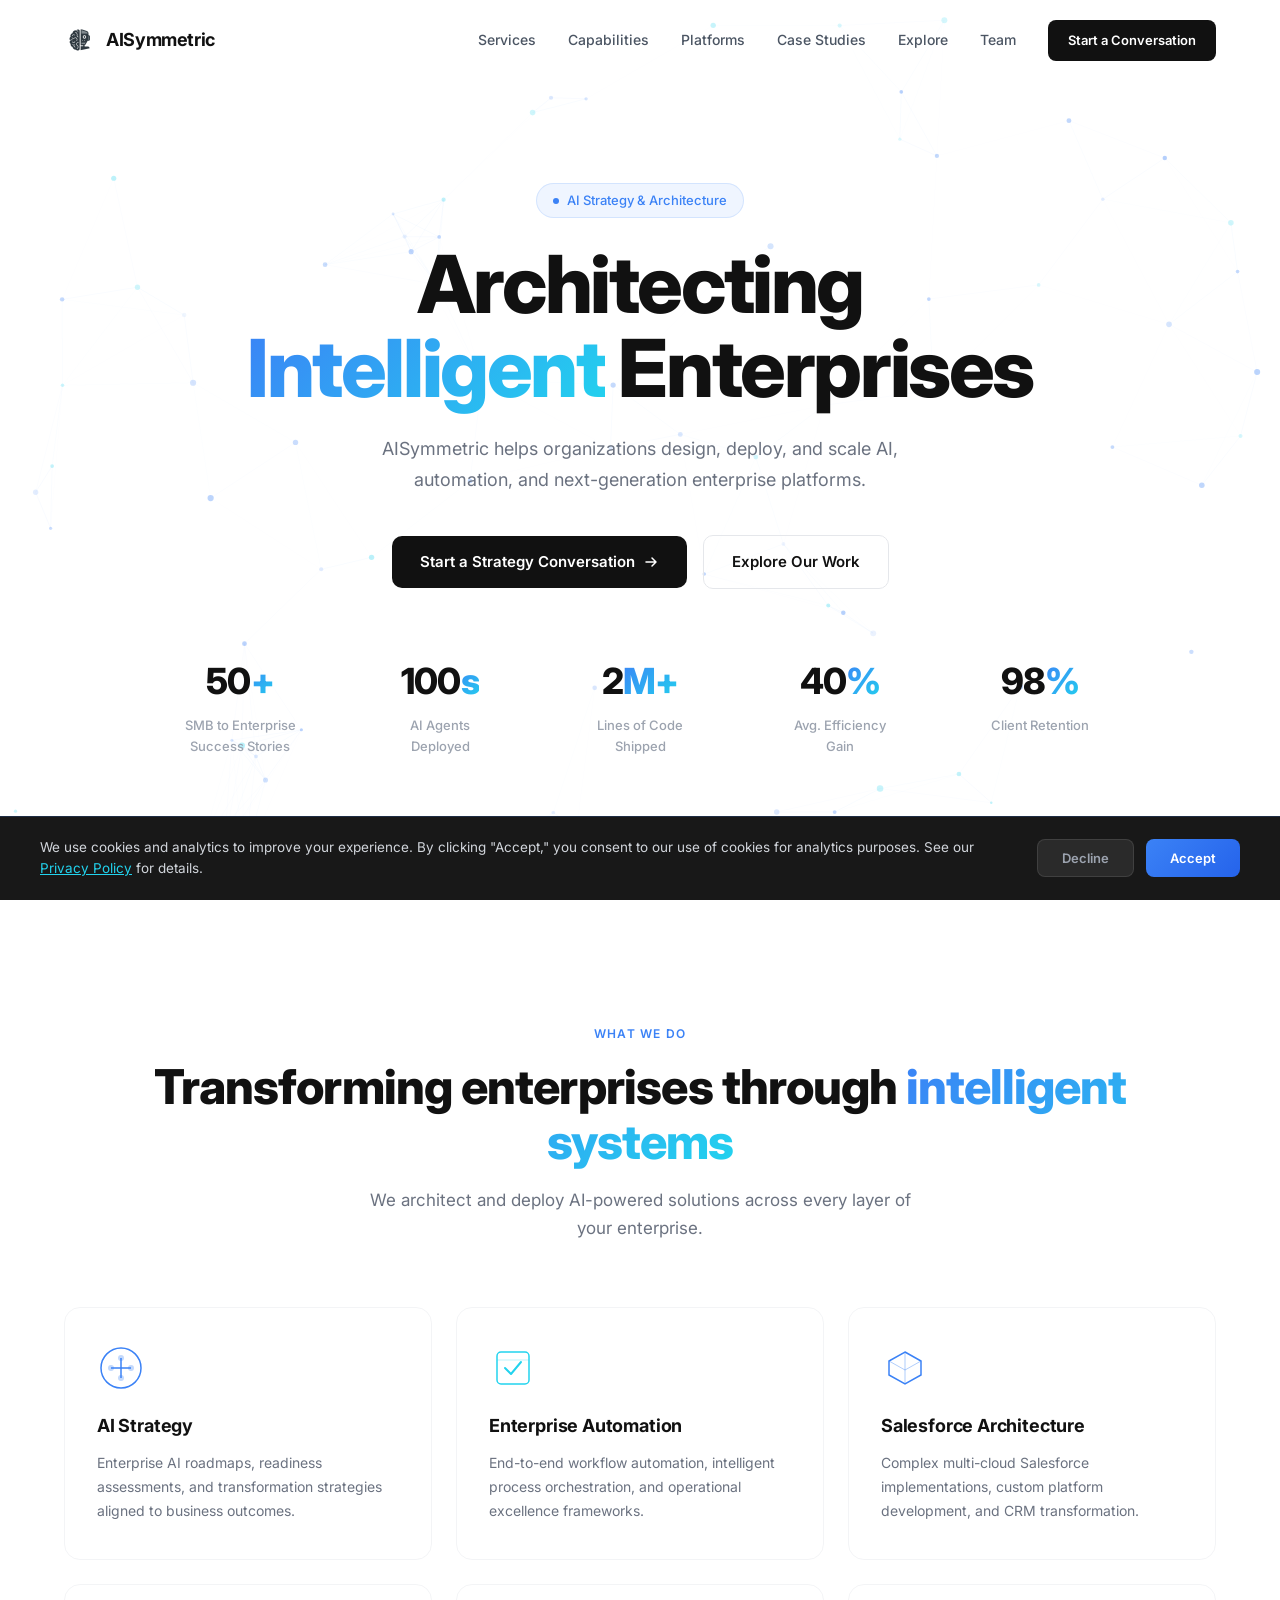
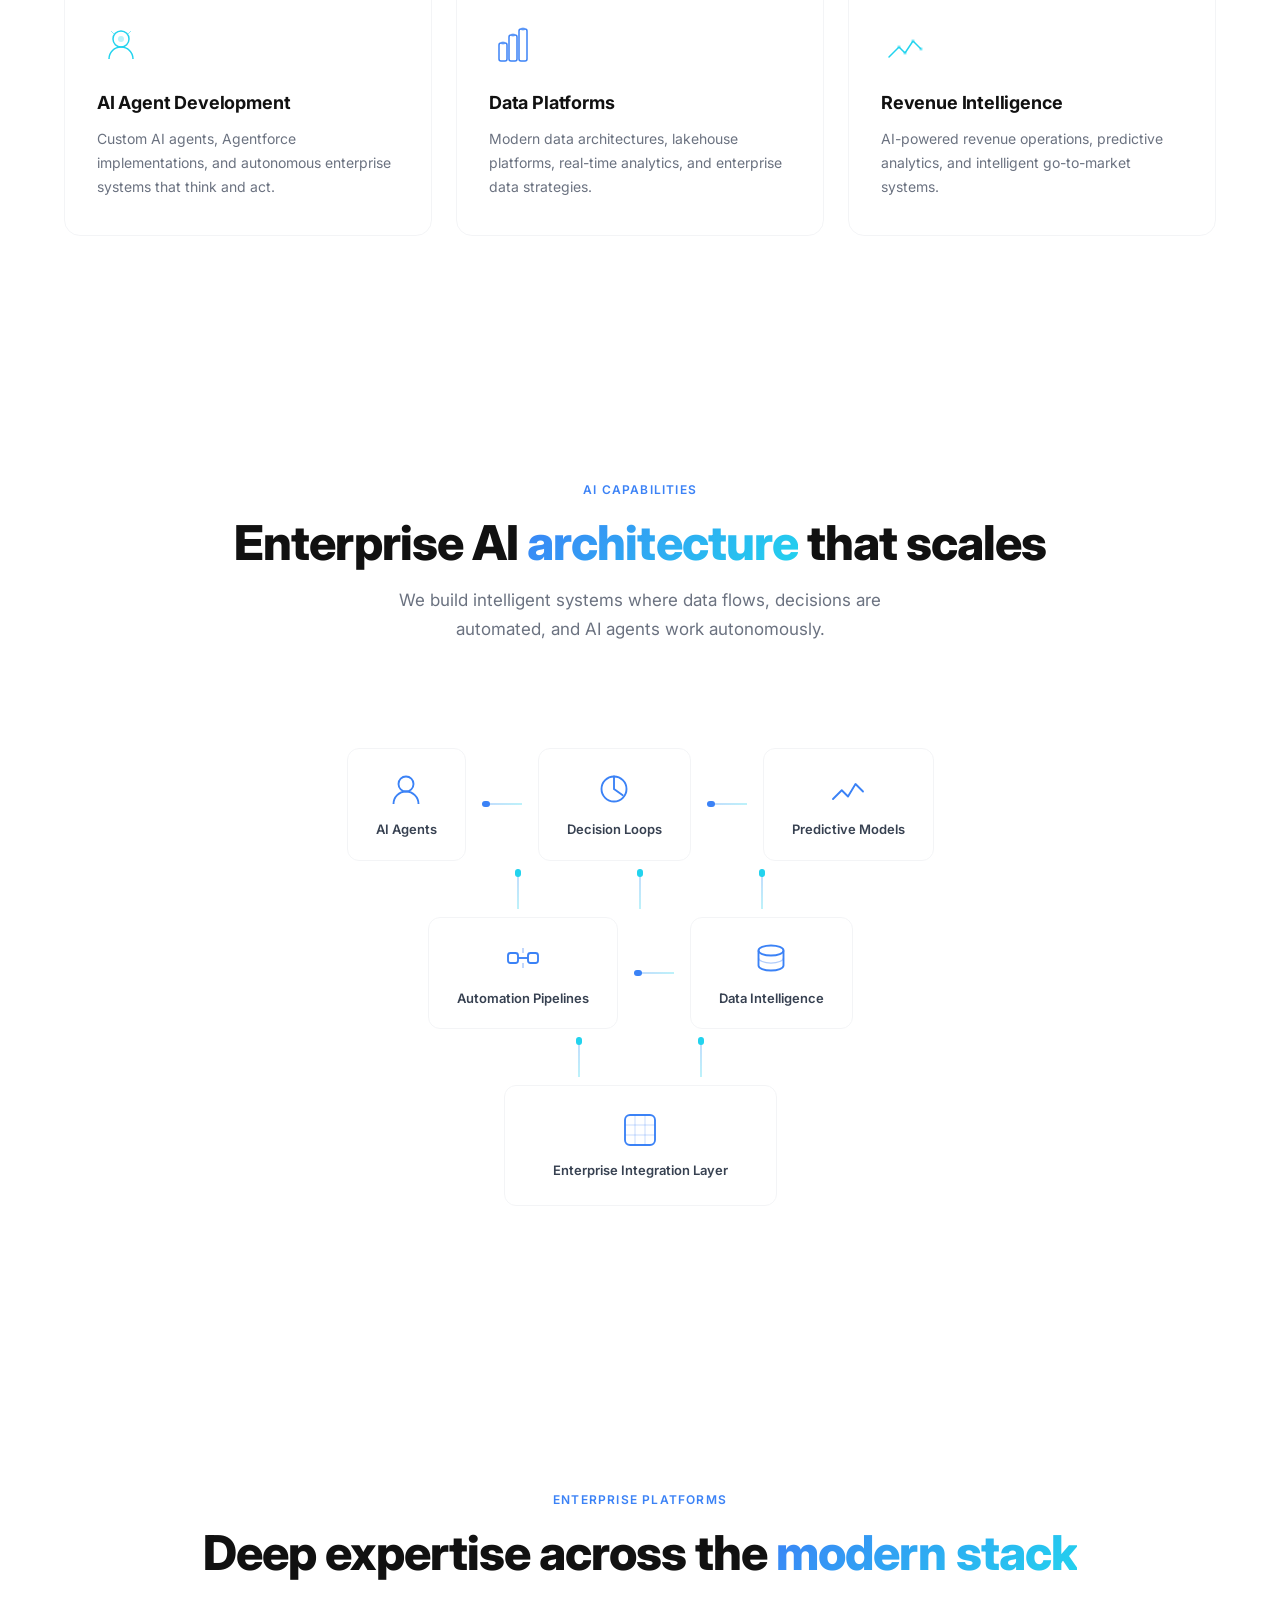
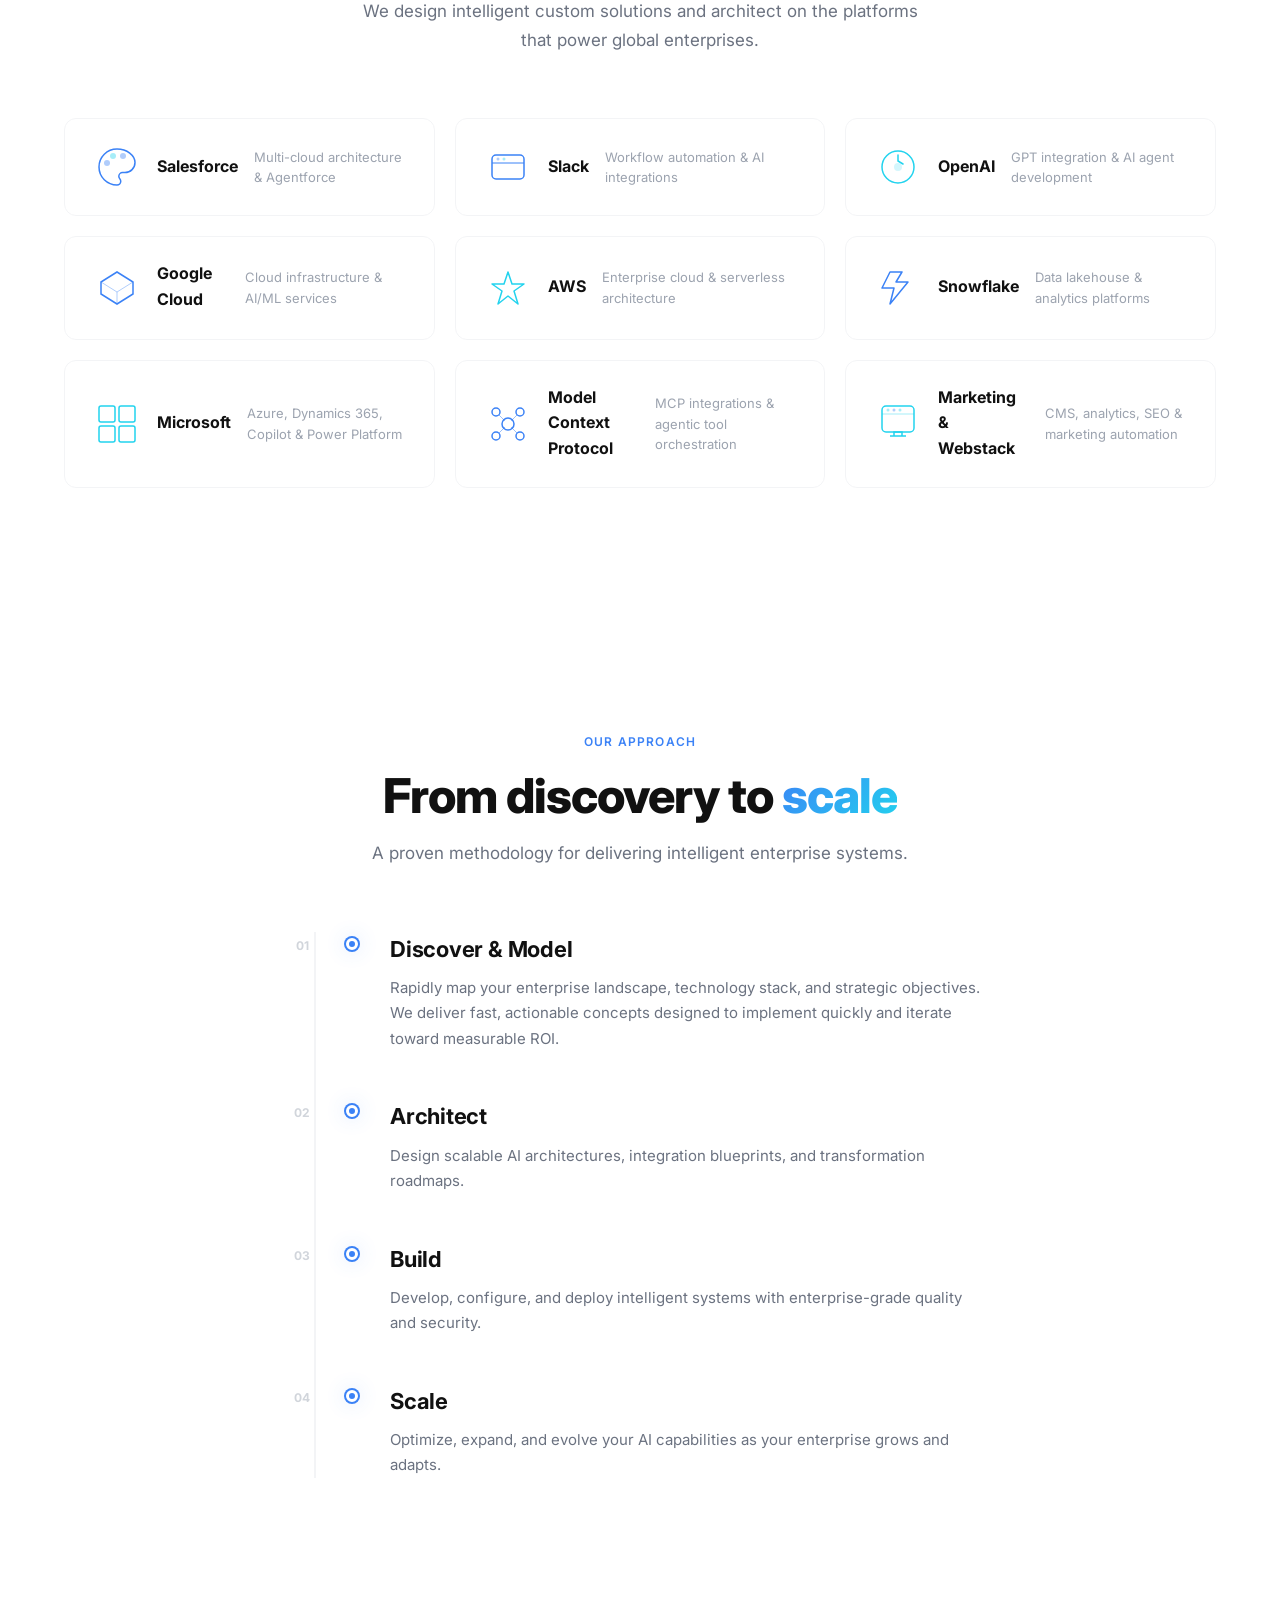
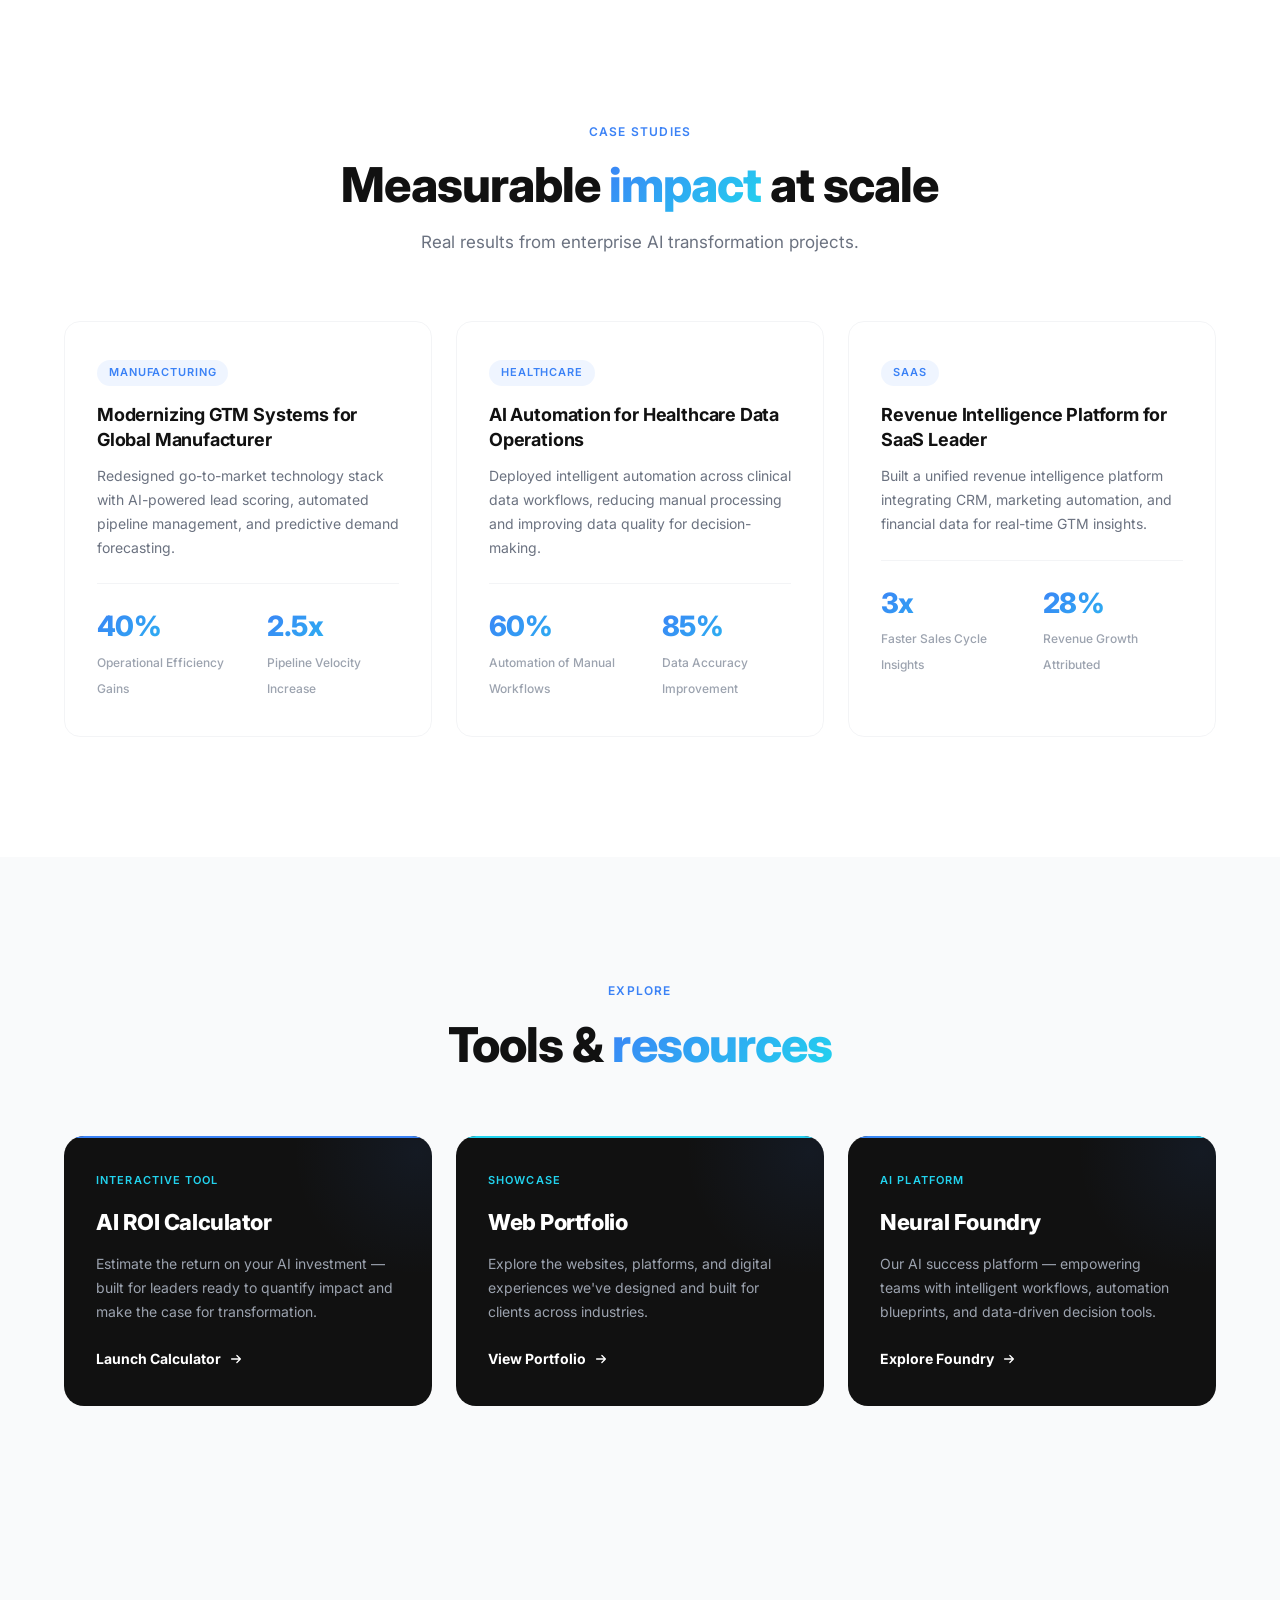
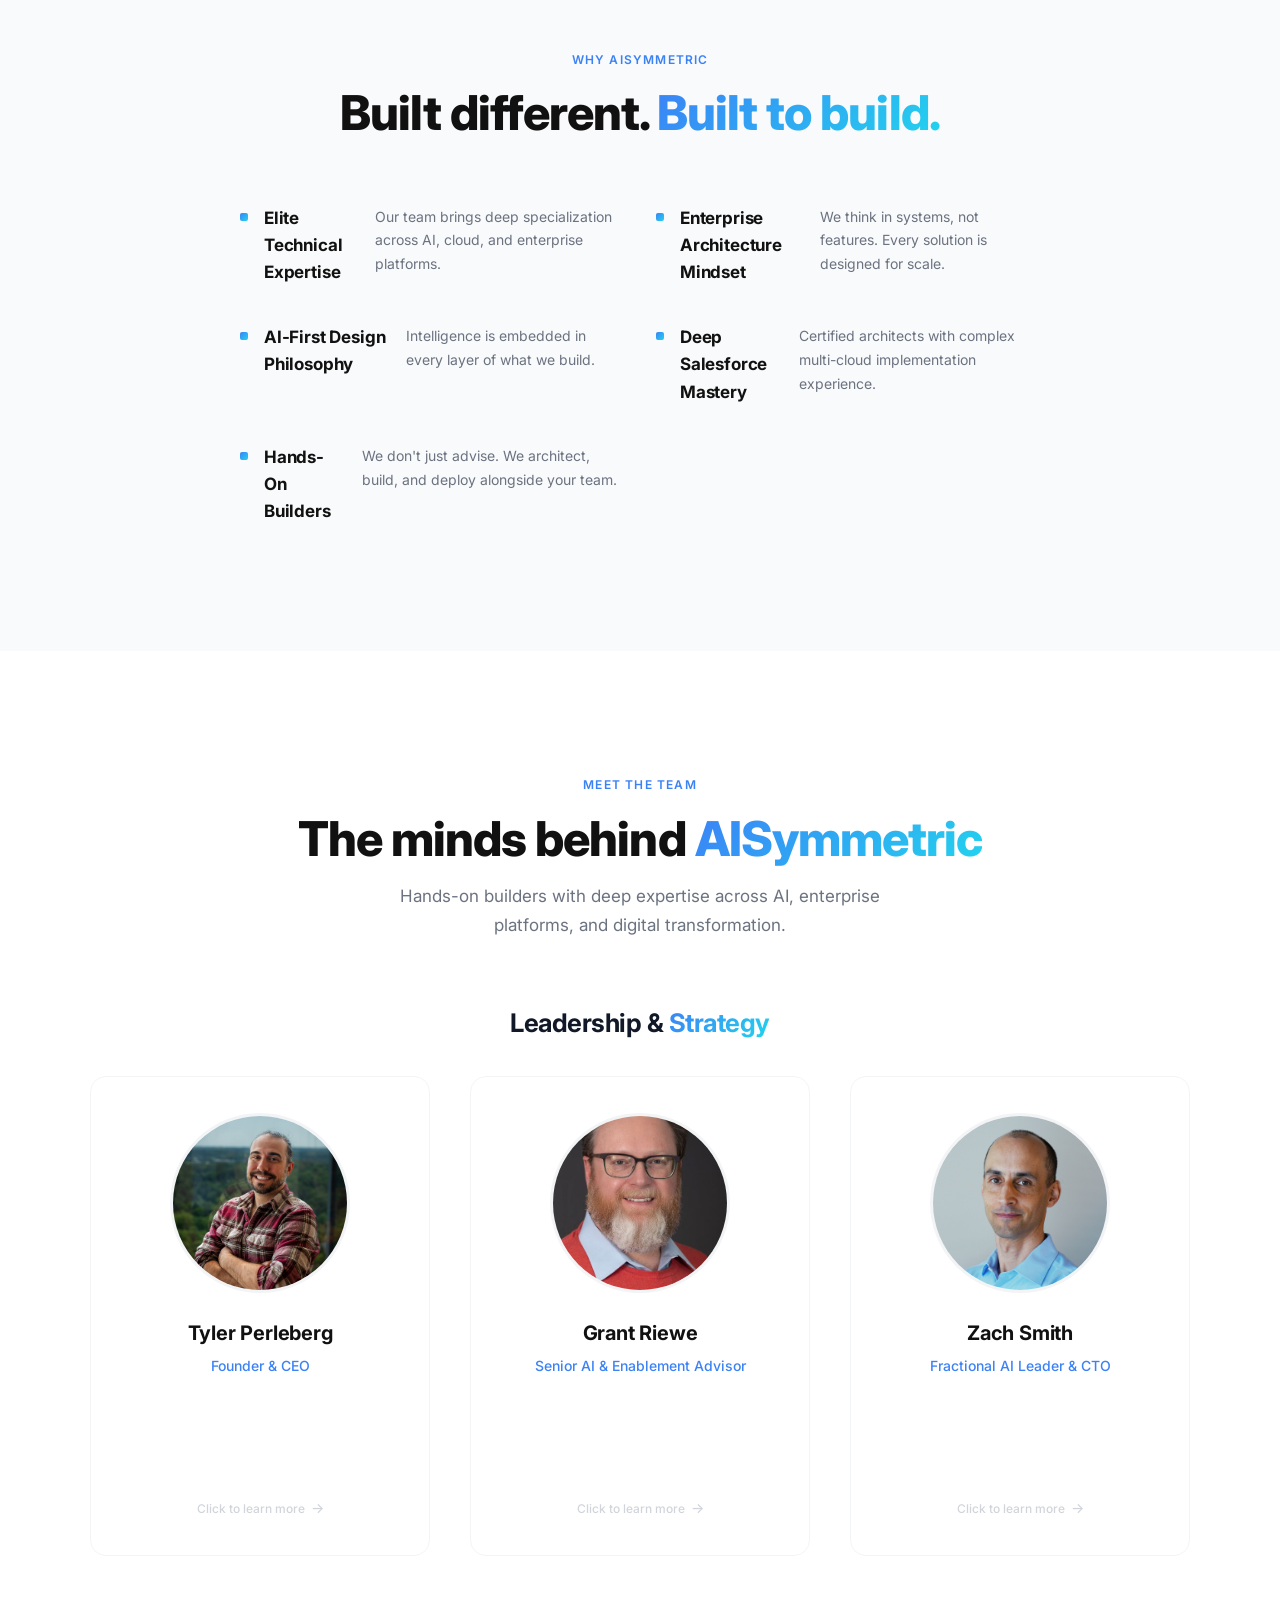
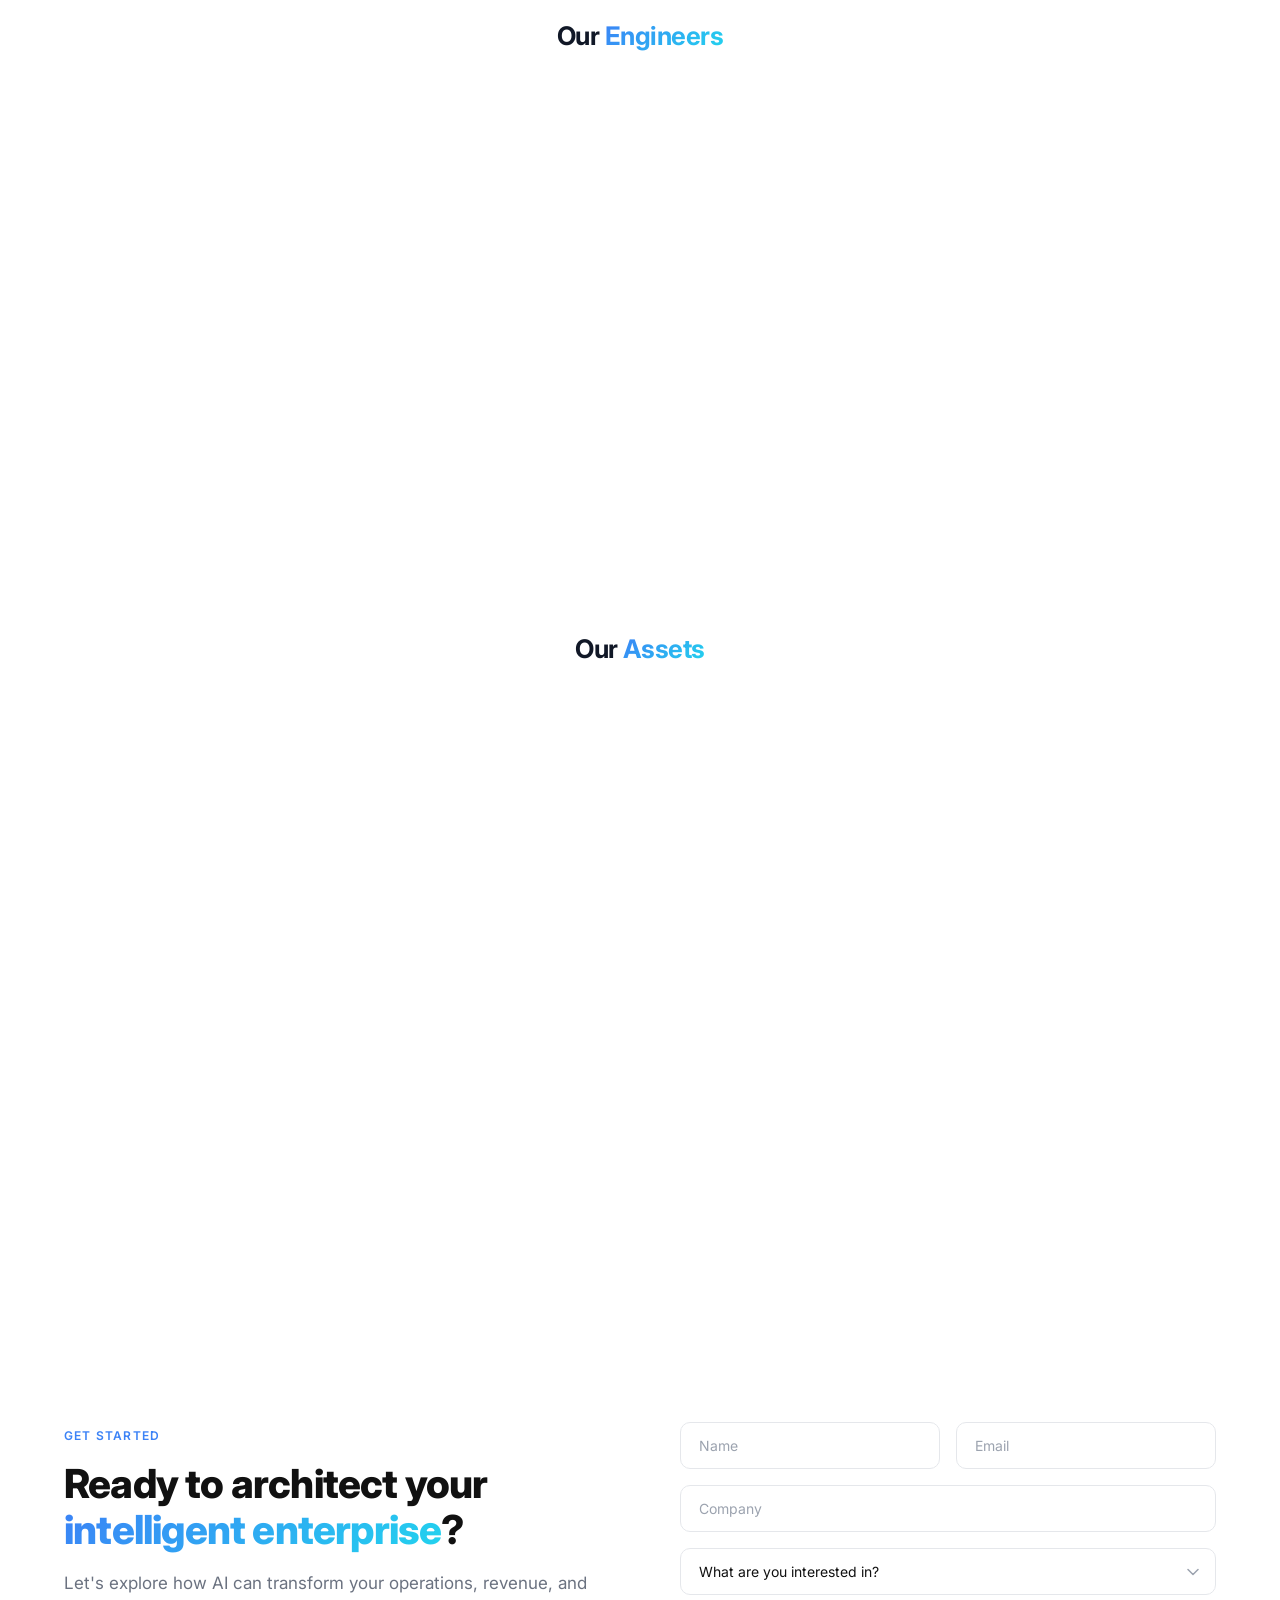
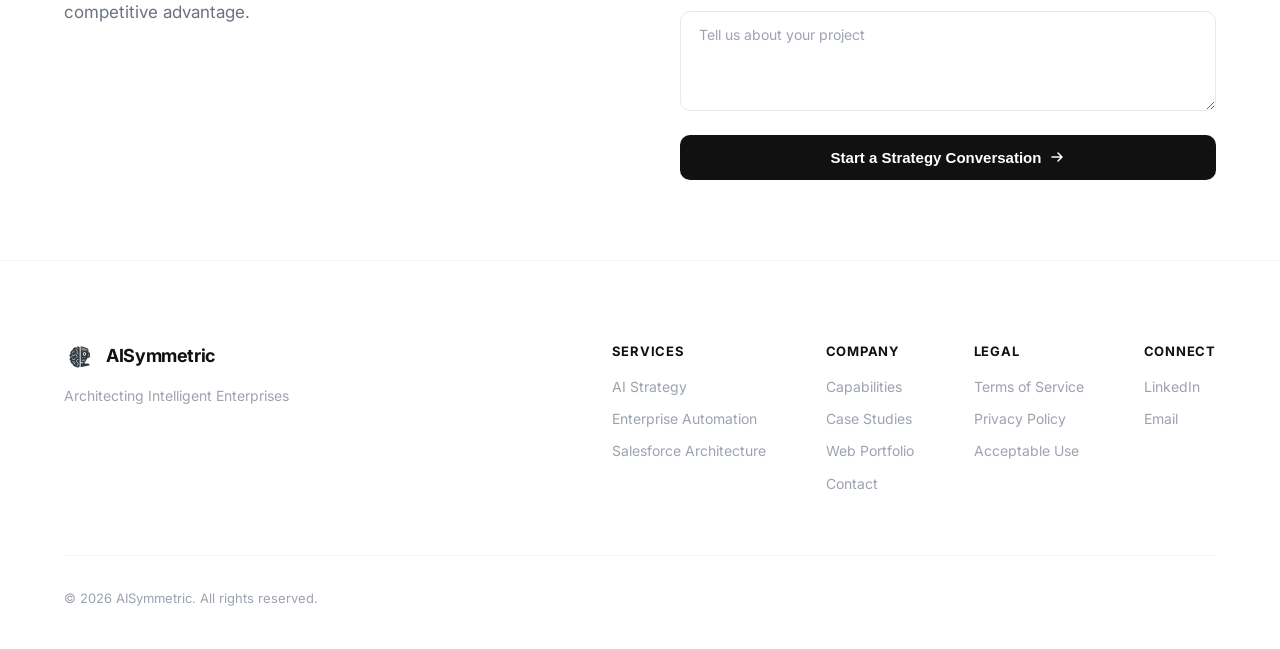
<file: index.html>
<!DOCTYPE html>
<html lang="en">
<head>
  <meta charset="UTF-8" />
  <meta name="viewport" content="width=device-width, initial-scale=1.0" />
  <!-- Analytics loaded via cookie-consent.js after user consent (ISO 27701) -->
  <title>AISymmetric — Architecting Intelligent Enterprises</title>
  <meta name="description" content="AISymmetric helps organizations design, deploy, and scale AI, automation, and next-generation enterprise platforms." />
  <link rel="canonical" href="https://aisymmetricsolutions.com/" />
  <!-- Open Graph -->
  <meta property="og:type" content="website" />
  <meta property="og:title" content="AISymmetric — Architecting Intelligent Enterprises" />
  <meta property="og:description" content="AISymmetric helps organizations design, deploy, and scale AI, automation, and next-generation enterprise platforms." />
  <meta property="og:url" content="https://aisymmetricsolutions.com/" />
  <meta property="og:image" content="https://aisymmetricsolutions.com/assets/images/logo-transparent.png" />
  <meta property="og:site_name" content="AISymmetric" />
  <!-- Twitter Card -->
  <meta name="twitter:card" content="summary" />
  <meta name="twitter:title" content="AISymmetric — Architecting Intelligent Enterprises" />
  <meta name="twitter:description" content="AISymmetric helps organizations design, deploy, and scale AI, automation, and next-generation enterprise platforms." />
  <meta name="twitter:image" content="https://aisymmetricsolutions.com/assets/images/logo-transparent.png" />
  <link rel="preconnect" href="https://fonts.googleapis.com" />
  <link rel="preconnect" href="https://fonts.gstatic.com" crossorigin />
  <link href="https://fonts.googleapis.com/css2?family=Inter:wght@300;400;500;600;700;800;900&display=swap" rel="stylesheet" />
  <link rel="stylesheet" href="styles.css" />
  <link rel="icon" href="assets/images/logo-transparent.png" />
  <script type="application/ld+json">
  {
    "@context": "https://schema.org",
    "@type": "Organization",
    "name": "AISymmetric",
    "legalName": "AISymmetric LLC",
    "url": "https://aisymmetricsolutions.com",
    "logo": "https://aisymmetricsolutions.com/assets/images/logo-transparent.png",
    "description": "AISymmetric helps organizations design, deploy, and scale AI, automation, and next-generation enterprise platforms.",
    "address": {
      "@type": "PostalAddress",
      "addressRegion": "MN",
      "addressCountry": "US"
    },
    "contactPoint": {
      "@type": "ContactPoint",
      "email": "evangelist@aisymmetricsolutions.com",
      "contactType": "sales"
    },
    "sameAs": []
  }
  </script>
</head>
<body>
  <!-- Neural Network Canvas -->
  <canvas id="neural-canvas"></canvas>

  <!-- Cursor Particles Canvas -->
  <canvas id="cursor-canvas"></canvas>

  <!-- Navigation -->
  <nav class="nav" id="nav">
    <div class="nav-inner">
      <a href="#" class="nav-logo">
        <img src="assets/images/logo-transparent.png" alt="AISymmetric" class="logo-icon" />
        <span>AISymmetric</span>
      </a>
      <div class="nav-links">
        <a href="#services">Services</a>
        <a href="#capabilities">Capabilities</a>
        <a href="#platforms">Platforms</a>
        <a href="#case-studies">Case Studies</a>
        <a href="#tools">Explore</a>
        <a href="#team">Team</a>
        <a href="#contact" class="nav-cta">Start a Conversation</a>
      </div>
      <button class="nav-toggle" id="nav-toggle" aria-label="Menu">
        <span></span><span></span><span></span>
      </button>
    </div>
  </nav>

  <!-- Mobile Menu -->
  <div class="mobile-menu" id="mobile-menu">
    <a href="#services">Services</a>
    <a href="#capabilities">Capabilities</a>
    <a href="#platforms">Platforms</a>
    <a href="#case-studies">Case Studies</a>
    <a href="#tools">Explore</a>
    <a href="#team">Team</a>
    <a href="#contact" class="nav-cta">Start a Conversation</a>
  </div>

  <!-- Hero Section -->
  <section class="hero" id="hero">
    <div class="hero-content">
      <div class="hero-badge">
        <span class="badge-dot"></span>
        AI Strategy & Architecture
      </div>
      <h1 class="hero-title">
        Architecting<br />
        <span class="gradient-text">Intelligent</span> Enterprises
      </h1>
      <p class="hero-subtitle">
        AISymmetric helps organizations design, deploy, and scale AI, automation, and next-generation enterprise platforms.
      </p>
      <div class="hero-ctas">
        <a href="#contact" class="btn btn-primary">
          Start a Strategy Conversation
          <svg width="16" height="16" viewBox="0 0 16 16" fill="none"><path d="M3 8h10M9 4l4 4-4 4" stroke="currentColor" stroke-width="1.5" stroke-linecap="round" stroke-linejoin="round"/></svg>
        </a>
        <a href="#case-studies" class="btn btn-secondary">
          Explore Our Work
        </a>
      </div>
      <div class="hero-metrics">
        <div class="metric">
          <span class="metric-value" data-count="50">0</span><span class="metric-suffix">+</span>
          <span class="metric-label">SMB to Enterprise Success Stories</span>
        </div>
        <div class="metric-divider"></div>
        <div class="metric">
          <span class="metric-value" data-count="100">0</span><span class="metric-suffix">s</span>
          <span class="metric-label">AI Agents Deployed</span>
        </div>
        <div class="metric-divider"></div>
        <div class="metric">
          <span class="metric-value" data-count="2">0</span><span class="metric-suffix">M+</span>
          <span class="metric-label">Lines of Code Shipped</span>
        </div>
        <div class="metric-divider"></div>
        <div class="metric">
          <span class="metric-value" data-count="40">0</span><span class="metric-suffix">%</span>
          <span class="metric-label">Avg. Efficiency Gain</span>
        </div>
        <div class="metric-divider"></div>
        <div class="metric">
          <span class="metric-value" data-count="98">0</span><span class="metric-suffix">%</span>
          <span class="metric-label">Client Retention</span>
        </div>
      </div>
    </div>
  </section>

  <!-- Section 1: What We Do -->
  <section class="section services" id="services">
    <div class="container">
      <div class="section-header">
        <span class="section-tag">What We Do</span>
        <h2 class="section-title">Transforming enterprises through <span class="gradient-text">intelligent systems</span></h2>
        <p class="section-subtitle">We architect and deploy AI-powered solutions across every layer of your enterprise.</p>
      </div>
      <div class="services-grid">
        <div class="service-card" data-aos>
          <div class="service-icon">
            <svg viewBox="0 0 48 48" fill="none"><circle cx="24" cy="24" r="20" stroke="#3B82F6" stroke-width="1.5"/><path d="M24 14v20M14 24h20" stroke="#3B82F6" stroke-width="1.5"/><circle cx="24" cy="14" r="3" fill="#3B82F6" opacity="0.3"/><circle cx="24" cy="34" r="3" fill="#3B82F6" opacity="0.3"/><circle cx="14" cy="24" r="3" fill="#3B82F6" opacity="0.3"/><circle cx="34" cy="24" r="3" fill="#3B82F6" opacity="0.3"/></svg>
          </div>
          <h3>AI Strategy</h3>
          <p>Enterprise AI roadmaps, readiness assessments, and transformation strategies aligned to business outcomes.</p>
        </div>
        <div class="service-card" data-aos>
          <div class="service-icon">
            <svg viewBox="0 0 48 48" fill="none"><rect x="8" y="8" width="32" height="32" rx="4" stroke="#22D3EE" stroke-width="1.5"/><path d="M16 24l6 6 10-12" stroke="#22D3EE" stroke-width="2" stroke-linecap="round" stroke-linejoin="round"/><path d="M8 16h32" stroke="#22D3EE" stroke-width="1" opacity="0.3"/></svg>
          </div>
          <h3>Enterprise Automation</h3>
          <p>End-to-end workflow automation, intelligent process orchestration, and operational excellence frameworks.</p>
        </div>
        <div class="service-card" data-aos>
          <div class="service-icon">
            <svg viewBox="0 0 48 48" fill="none"><path d="M24 8l16 9v14l-16 9-16-9V17l16-9z" stroke="#3B82F6" stroke-width="1.5"/><path d="M24 8v32M8 17l16 9 16-9" stroke="#3B82F6" stroke-width="1" opacity="0.4"/></svg>
          </div>
          <h3>Salesforce Architecture</h3>
          <p>Complex multi-cloud Salesforce implementations, custom platform development, and CRM transformation.</p>
        </div>
        <div class="service-card" data-aos>
          <div class="service-icon">
            <svg viewBox="0 0 48 48" fill="none"><circle cx="24" cy="18" r="8" stroke="#22D3EE" stroke-width="1.5"/><path d="M12 38c0-6.627 5.373-12 12-12s12 5.373 12 12" stroke="#22D3EE" stroke-width="1.5"/><circle cx="24" cy="18" r="3" fill="#22D3EE" opacity="0.3"/><path d="M30 14l4-4M18 14l-4-4" stroke="#22D3EE" stroke-width="1" opacity="0.5"/></svg>
          </div>
          <h3>AI Agent Development</h3>
          <p>Custom AI agents, Agentforce implementations, and autonomous enterprise systems that think and act.</p>
        </div>
        <div class="service-card" data-aos>
          <div class="service-icon">
            <svg viewBox="0 0 48 48" fill="none"><rect x="10" y="22" width="8" height="18" rx="2" stroke="#3B82F6" stroke-width="1.5"/><rect x="20" y="14" width="8" height="26" rx="2" stroke="#3B82F6" stroke-width="1.5"/><rect x="30" y="8" width="8" height="32" rx="2" stroke="#3B82F6" stroke-width="1.5"/><circle cx="14" cy="22" r="2" fill="#3B82F6" opacity="0.3"/><circle cx="24" cy="14" r="2" fill="#3B82F6" opacity="0.3"/><circle cx="34" cy="8" r="2" fill="#3B82F6" opacity="0.3"/></svg>
          </div>
          <h3>Data Platforms</h3>
          <p>Modern data architectures, lakehouse platforms, real-time analytics, and enterprise data strategies.</p>
        </div>
        <div class="service-card" data-aos>
          <div class="service-icon">
            <svg viewBox="0 0 48 48" fill="none"><path d="M8 36l10-10 6 6 8-12 8 8" stroke="#22D3EE" stroke-width="1.5" stroke-linecap="round" stroke-linejoin="round"/><circle cx="18" cy="26" r="2" fill="#22D3EE" opacity="0.3"/><circle cx="24" cy="32" r="2" fill="#22D3EE" opacity="0.3"/><circle cx="32" cy="20" r="2" fill="#22D3EE" opacity="0.3"/><circle cx="40" cy="28" r="2" fill="#22D3EE" opacity="0.3"/></svg>
          </div>
          <h3>Revenue Intelligence</h3>
          <p>AI-powered revenue operations, predictive analytics, and intelligent go-to-market systems.</p>
        </div>
      </div>
    </div>
  </section>

  <!-- Section 2: AI Capabilities -->
  <section class="section capabilities" id="capabilities">
    <div class="container">
      <div class="section-header">
        <span class="section-tag">AI Capabilities</span>
        <h2 class="section-title">Enterprise AI <span class="gradient-text">architecture</span> that scales</h2>
        <p class="section-subtitle">We build intelligent systems where data flows, decisions are automated, and AI agents work autonomously.</p>
      </div>
      <div class="architecture-diagram" id="architecture-diagram">
        <div class="arch-layer arch-layer-top">
          <div class="arch-node" data-label="AI Agents">
            <div class="arch-node-inner">
              <svg viewBox="0 0 32 32" fill="none"><circle cx="16" cy="12" r="6" stroke="currentColor" stroke-width="1.5"/><path d="M6 28c0-5.523 4.477-10 10-10s10 4.477 10 10" stroke="currentColor" stroke-width="1.5"/></svg>
            </div>
            <span>AI Agents</span>
          </div>
          <div class="arch-connector"></div>
          <div class="arch-node" data-label="Decision Loops">
            <div class="arch-node-inner">
              <svg viewBox="0 0 32 32" fill="none"><path d="M16 6a10 10 0 110 20 10 10 0 010-20z" stroke="currentColor" stroke-width="1.5"/><path d="M16 6v10l7 5" stroke="currentColor" stroke-width="1.5" stroke-linecap="round"/></svg>
            </div>
            <span>Decision Loops</span>
          </div>
          <div class="arch-connector"></div>
          <div class="arch-node" data-label="Predictive Models">
            <div class="arch-node-inner">
              <svg viewBox="0 0 32 32" fill="none"><path d="M4 24l7-7 5 5 6-10 6 6" stroke="currentColor" stroke-width="1.5" stroke-linecap="round" stroke-linejoin="round"/></svg>
            </div>
            <span>Predictive Models</span>
          </div>
        </div>
        <div class="arch-flow-lines">
          <div class="arch-flow-line"></div>
          <div class="arch-flow-line"></div>
          <div class="arch-flow-line"></div>
        </div>
        <div class="arch-layer arch-layer-mid">
          <div class="arch-node" data-label="Automation Pipelines">
            <div class="arch-node-inner">
              <svg viewBox="0 0 32 32" fill="none"><rect x="4" y="12" width="8" height="8" rx="2" stroke="currentColor" stroke-width="1.5"/><rect x="20" y="12" width="8" height="8" rx="2" stroke="currentColor" stroke-width="1.5"/><path d="M12 16h8" stroke="currentColor" stroke-width="1.5"/><path d="M16 8v4M16 20v4" stroke="currentColor" stroke-width="1" opacity="0.5"/></svg>
            </div>
            <span>Automation Pipelines</span>
          </div>
          <div class="arch-connector"></div>
          <div class="arch-node" data-label="Data Intelligence">
            <div class="arch-node-inner">
              <svg viewBox="0 0 32 32" fill="none"><ellipse cx="16" cy="10" rx="10" ry="4" stroke="currentColor" stroke-width="1.5"/><path d="M6 10v12c0 2.2 4.5 4 10 4s10-1.8 10-4V10" stroke="currentColor" stroke-width="1.5"/><path d="M6 16c0 2.2 4.5 4 10 4s10-1.8 10-4" stroke="currentColor" stroke-width="1" opacity="0.4"/></svg>
            </div>
            <span>Data Intelligence</span>
          </div>
        </div>
        <div class="arch-flow-lines">
          <div class="arch-flow-line"></div>
          <div class="arch-flow-line"></div>
        </div>
        <div class="arch-layer arch-layer-bottom">
          <div class="arch-node arch-node-large" data-label="Enterprise Integration Layer">
            <div class="arch-node-inner">
              <svg viewBox="0 0 32 32" fill="none"><rect x="4" y="4" width="24" height="24" rx="4" stroke="currentColor" stroke-width="1.5"/><path d="M4 12h24M4 20h24M12 4v24M20 4v24" stroke="currentColor" stroke-width="0.75" opacity="0.3"/></svg>
            </div>
            <span>Enterprise Integration Layer</span>
          </div>
        </div>
      </div>
    </div>
  </section>

  <!-- Section 3: Enterprise Platforms -->
  <section class="section platforms" id="platforms">
    <div class="container">
      <div class="section-header">
        <span class="section-tag">Enterprise Platforms</span>
        <h2 class="section-title">Deep expertise across the <span class="gradient-text">modern stack</span></h2>
        <p class="section-subtitle">We design intelligent custom solutions and architect on the platforms that power global enterprises.</p>
      </div>
      <div class="platforms-grid">
        <div class="platform-card" data-aos>
          <div class="platform-icon">
            <svg viewBox="0 0 48 48" fill="none"><path d="M24 6c-9.941 0-18 8.059-18 18s8.059 18 18 18c2.07 0 3.75-1.68 3.75-3.75 0-.97-.375-1.845-.975-2.505-.585-.645-.96-1.485-.96-2.415 0-2.07 1.68-3.75 3.75-3.75H32c5.523 0 10-4.477 10-10C42 12.27 33.941 6 24 6z" stroke="#3B82F6" stroke-width="1.5"/><circle cx="14" cy="20" r="3" fill="#3B82F6" opacity="0.4"/><circle cx="20" cy="13" r="3" fill="#22D3EE" opacity="0.4"/><circle cx="30" cy="13" r="3" fill="#3B82F6" opacity="0.4"/></svg>
          </div>
          <h4>Salesforce</h4>
          <p>Multi-cloud architecture & Agentforce</p>
        </div>
        <div class="platform-card" data-aos>
          <div class="platform-icon">
            <svg viewBox="0 0 48 48" fill="none"><rect x="8" y="12" width="32" height="24" rx="4" stroke="#3B82F6" stroke-width="1.5"/><path d="M8 20h32" stroke="#3B82F6" stroke-width="1"/><circle cx="14" cy="16" r="1.5" fill="#3B82F6" opacity="0.4"/><circle cx="20" cy="16" r="1.5" fill="#22D3EE" opacity="0.4"/></svg>
          </div>
          <h4>Slack</h4>
          <p>Workflow automation & AI integrations</p>
        </div>
        <div class="platform-card" data-aos>
          <div class="platform-icon">
            <svg viewBox="0 0 48 48" fill="none"><circle cx="24" cy="24" r="16" stroke="#22D3EE" stroke-width="1.5"/><path d="M24 12v6l5 3" stroke="#22D3EE" stroke-width="1.5" stroke-linecap="round"/><circle cx="24" cy="24" r="4" fill="#22D3EE" opacity="0.2"/></svg>
          </div>
          <h4>OpenAI</h4>
          <p>GPT integration & AI agent development</p>
        </div>
        <div class="platform-card" data-aos>
          <div class="platform-icon">
            <svg viewBox="0 0 48 48" fill="none"><path d="M24 8L8 18v12l16 10 16-10V18L24 8z" stroke="#3B82F6" stroke-width="1.5"/><path d="M8 18l16 10 16-10" stroke="#3B82F6" stroke-width="1" opacity="0.4"/><path d="M24 28v12" stroke="#3B82F6" stroke-width="1" opacity="0.4"/></svg>
          </div>
          <h4>Google Cloud</h4>
          <p>Cloud infrastructure & AI/ML services</p>
        </div>
        <div class="platform-card" data-aos>
          <div class="platform-icon">
            <svg viewBox="0 0 48 48" fill="none"><path d="M24 8l-4 12h-12l10 7-4 13 10-8 10 8-4-13 10-7h-12L24 8z" stroke="#22D3EE" stroke-width="1.5" stroke-linejoin="round"/></svg>
          </div>
          <h4>AWS</h4>
          <p>Enterprise cloud & serverless architecture</p>
        </div>
        <div class="platform-card" data-aos>
          <div class="platform-icon">
            <svg viewBox="0 0 48 48" fill="none"><path d="M16 8l-8 16h12l-4 16 18-22H22l6-10H16z" stroke="#3B82F6" stroke-width="1.5" stroke-linejoin="round"/></svg>
          </div>
          <h4>Snowflake</h4>
          <p>Data lakehouse & analytics platforms</p>
        </div>
        <div class="platform-card" data-aos>
          <div class="platform-icon">
            <svg viewBox="0 0 48 48" fill="none"><rect x="6" y="6" width="16" height="16" rx="2" stroke="#22D3EE" stroke-width="1.5"/><rect x="26" y="6" width="16" height="16" rx="2" stroke="#22D3EE" stroke-width="1.5"/><rect x="6" y="26" width="16" height="16" rx="2" stroke="#22D3EE" stroke-width="1.5"/><rect x="26" y="26" width="16" height="16" rx="2" stroke="#22D3EE" stroke-width="1.5"/></svg>
          </div>
          <h4>Microsoft</h4>
          <p>Azure, Dynamics 365, Copilot & Power Platform</p>
        </div>
        <div class="platform-card" data-aos>
          <div class="platform-icon">
            <svg viewBox="0 0 48 48" fill="none"><circle cx="24" cy="24" r="6" stroke="#3B82F6" stroke-width="1.5"/><circle cx="12" cy="12" r="4" stroke="#3B82F6" stroke-width="1.5"/><circle cx="36" cy="12" r="4" stroke="#3B82F6" stroke-width="1.5"/><circle cx="12" cy="36" r="4" stroke="#3B82F6" stroke-width="1.5"/><circle cx="36" cy="36" r="4" stroke="#3B82F6" stroke-width="1.5"/><path d="M15 15l6 6M33 15l-6 6M15 33l6-6M33 33l-6-6" stroke="#3B82F6" stroke-width="1" opacity="0.5"/></svg>
          </div>
          <h4>Model Context Protocol</h4>
          <p>MCP integrations & agentic tool orchestration</p>
        </div>
        <div class="platform-card" data-aos>
          <div class="platform-icon">
            <svg viewBox="0 0 48 48" fill="none"><rect x="8" y="6" width="32" height="26" rx="4" stroke="#22D3EE" stroke-width="1.5"/><path d="M8 14h32" stroke="#22D3EE" stroke-width="1" opacity="0.4"/><circle cx="14" cy="10" r="1.5" fill="#22D3EE" opacity="0.4"/><circle cx="20" cy="10" r="1.5" fill="#3B82F6" opacity="0.4"/><circle cx="26" cy="10" r="1.5" fill="#22D3EE" opacity="0.4"/><path d="M16 36h16M20 32h8v4h-8z" stroke="#22D3EE" stroke-width="1.5"/></svg>
          </div>
          <h4>Marketing & Webstack</h4>
          <p>CMS, analytics, SEO & marketing automation</p>
        </div>
      </div>
    </div>
  </section>

  <!-- Section 4: Our Approach -->
  <section class="section approach" id="approach">
    <div class="container">
      <div class="section-header">
        <span class="section-tag">Our Approach</span>
        <h2 class="section-title">From discovery to <span class="gradient-text">scale</span></h2>
        <p class="section-subtitle">A proven methodology for delivering intelligent enterprise systems.</p>
      </div>
      <div class="approach-timeline">
        <div class="approach-line" id="approach-line">
          <div class="approach-line-fill"></div>
        </div>
        <div class="approach-steps">
          <div class="approach-step" data-aos>
            <div class="step-number">01</div>
            <div class="step-node"></div>
            <div class="step-content">
              <h3>Discover & Model</h3>
              <p>Rapidly map your enterprise landscape, technology stack, and strategic objectives. We deliver fast, actionable concepts designed to implement quickly and iterate toward measurable ROI.</p>
            </div>
          </div>
          <div class="approach-step" data-aos>
            <div class="step-number">02</div>
            <div class="step-node"></div>
            <div class="step-content">
              <h3>Architect</h3>
              <p>Design scalable AI architectures, integration blueprints, and transformation roadmaps.</p>
            </div>
          </div>
          <div class="approach-step" data-aos>
            <div class="step-number">03</div>
            <div class="step-node"></div>
            <div class="step-content">
              <h3>Build</h3>
              <p>Develop, configure, and deploy intelligent systems with enterprise-grade quality and security.</p>
            </div>
          </div>
          <div class="approach-step" data-aos>
            <div class="step-number">04</div>
            <div class="step-node"></div>
            <div class="step-content">
              <h3>Scale</h3>
              <p>Optimize, expand, and evolve your AI capabilities as your enterprise grows and adapts.</p>
            </div>
          </div>
        </div>
      </div>
    </div>
  </section>

  <!-- Section 5: Case Studies -->
  <section class="section case-studies" id="case-studies">
    <div class="container">
      <div class="section-header">
        <span class="section-tag">Case Studies</span>
        <h2 class="section-title">Measurable <span class="gradient-text">impact</span> at scale</h2>
        <p class="section-subtitle">Real results from enterprise AI transformation projects.</p>
      </div>
      <div class="cases-grid">
        <div class="case-card" data-aos>
          <div class="case-tag">Manufacturing</div>
          <h3>Modernizing GTM Systems for Global Manufacturer</h3>
          <p>Redesigned go-to-market technology stack with AI-powered lead scoring, automated pipeline management, and predictive demand forecasting.</p>
          <div class="case-metrics">
            <div class="case-metric">
              <span class="case-metric-value">40%</span>
              <span class="case-metric-label">Operational Efficiency Gains</span>
            </div>
            <div class="case-metric">
              <span class="case-metric-value">2.5x</span>
              <span class="case-metric-label">Pipeline Velocity Increase</span>
            </div>
          </div>
          <div class="case-pattern"></div>
        </div>
        <div class="case-card" data-aos>
          <div class="case-tag">Healthcare</div>
          <h3>AI Automation for Healthcare Data Operations</h3>
          <p>Deployed intelligent automation across clinical data workflows, reducing manual processing and improving data quality for decision-making.</p>
          <div class="case-metrics">
            <div class="case-metric">
              <span class="case-metric-value">60%</span>
              <span class="case-metric-label">Automation of Manual Workflows</span>
            </div>
            <div class="case-metric">
              <span class="case-metric-value">85%</span>
              <span class="case-metric-label">Data Accuracy Improvement</span>
            </div>
          </div>
          <div class="case-pattern"></div>
        </div>
        <div class="case-card" data-aos>
          <div class="case-tag">SaaS</div>
          <h3>Revenue Intelligence Platform for SaaS Leader</h3>
          <p>Built a unified revenue intelligence platform integrating CRM, marketing automation, and financial data for real-time GTM insights.</p>
          <div class="case-metrics">
            <div class="case-metric">
              <span class="case-metric-value">3x</span>
              <span class="case-metric-label">Faster Sales Cycle Insights</span>
            </div>
            <div class="case-metric">
              <span class="case-metric-value">28%</span>
              <span class="case-metric-label">Revenue Growth Attributed</span>
            </div>
          </div>
          <div class="case-pattern"></div>
        </div>
      </div>
    </div>
  </section>

  <!-- Explore Our Tools -->
  <section class="section tools-showcase" id="tools">
    <div class="container">
      <div class="section-header">
        <span class="section-tag">Explore</span>
        <h2 class="section-title">Tools & <span class="gradient-text">resources</span></h2>
      </div>
      <div class="tools-grid">
        <a href="https://roicalculator.aisymmetricsolutions.com" target="_blank" rel="noopener" class="tool-card" data-aos>
          <div class="tool-card-accent tool-accent-blue"></div>
          <span class="tool-label">Interactive Tool</span>
          <h3 class="tool-title">AI ROI Calculator</h3>
          <p class="tool-desc">Estimate the return on your AI investment — built for leaders ready to quantify impact and make the case for transformation.</p>
          <span class="tool-cta">Launch Calculator <svg width="14" height="14" viewBox="0 0 16 16" fill="none"><path d="M3 8h10M9 4l4 4-4 4" stroke="currentColor" stroke-width="1.5" stroke-linecap="round" stroke-linejoin="round"/></svg></span>
        </a>
        <a href="https://webportfolio.aisymmetricsolutions.com" target="_blank" rel="noopener" class="tool-card" data-aos>
          <div class="tool-card-accent tool-accent-cyan"></div>
          <span class="tool-label">Showcase</span>
          <h3 class="tool-title">Web Portfolio</h3>
          <p class="tool-desc">Explore the websites, platforms, and digital experiences we've designed and built for clients across industries.</p>
          <span class="tool-cta">View Portfolio <svg width="14" height="14" viewBox="0 0 16 16" fill="none"><path d="M3 8h10M9 4l4 4-4 4" stroke="currentColor" stroke-width="1.5" stroke-linecap="round" stroke-linejoin="round"/></svg></span>
        </a>
        <a href="https://neuralfoundry.aisymmetricsolutions.com" target="_blank" rel="noopener" class="tool-card" data-aos>
          <div class="tool-card-accent tool-accent-gradient"></div>
          <span class="tool-label">AI Platform</span>
          <h3 class="tool-title">Neural Foundry</h3>
          <p class="tool-desc">Our AI success platform — empowering teams with intelligent workflows, automation blueprints, and data-driven decision tools.</p>
          <span class="tool-cta">Explore Foundry <svg width="14" height="14" viewBox="0 0 16 16" fill="none"><path d="M3 8h10M9 4l4 4-4 4" stroke="currentColor" stroke-width="1.5" stroke-linecap="round" stroke-linejoin="round"/></svg></span>
        </a>
      </div>
    </div>
  </section>

  <!-- Section 6: Why AISymmetric -->
  <section class="section why" id="why">
    <div class="container">
      <div class="section-header">
        <span class="section-tag">Why AISymmetric</span>
        <h2 class="section-title">Built different. <span class="gradient-text">Built to build.</span></h2>
      </div>
      <div class="why-grid">
        <div class="why-item" data-aos>
          <div class="why-marker"></div>
          <h3>Elite Technical Expertise</h3>
          <p>Our team brings deep specialization across AI, cloud, and enterprise platforms.</p>
        </div>
        <div class="why-item" data-aos>
          <div class="why-marker"></div>
          <h3>Enterprise Architecture Mindset</h3>
          <p>We think in systems, not features. Every solution is designed for scale.</p>
        </div>
        <div class="why-item" data-aos>
          <div class="why-marker"></div>
          <h3>AI-First Design Philosophy</h3>
          <p>Intelligence is embedded in every layer of what we build.</p>
        </div>
        <div class="why-item" data-aos>
          <div class="why-marker"></div>
          <h3>Deep Salesforce Mastery</h3>
          <p>Certified architects with complex multi-cloud implementation experience.</p>
        </div>
        <div class="why-item" data-aos>
          <div class="why-marker"></div>
          <h3>Hands-On Builders</h3>
          <p>We don't just advise. We architect, build, and deploy alongside your team.</p>
        </div>
      </div>
    </div>
  </section>

  <!-- Section 7: Meet the Team -->
  <section class="section team" id="team">
    <div class="container">
      <div class="section-header">
        <span class="section-tag">Meet the Team</span>
        <h2 class="section-title">The minds behind <span class="gradient-text">AISymmetric</span></h2>
        <p class="section-subtitle">Hands-on builders with deep expertise across AI, enterprise platforms, and digital transformation.</p>
      </div>
      <div class="team-subsection">
        <h3 class="team-subsection-title">Leadership & <span class="gradient-text">Strategy</span></h3>
      </div>
      <div class="team-grid team-grid-3">
        <!-- Tyler Perleberg -->
        <a href="/tyler" class="team-card" data-aos>
          <div class="team-card-inner">
            <div class="team-card-front">
              <div class="team-photo">
                <img src="assets/images/Tyler Perleberg Professional Photo.jpg" alt="Tyler Perleberg" />
              </div>
              <h3>Tyler Perleberg</h3>
              <p class="team-role">Founder & CEO</p>
              <span class="team-flip-hint">Click to learn more</span>
            </div>
            <div class="team-card-back">
              <div class="team-back-content">
                <h3>Tyler Perleberg</h3>
                <p class="team-role">Founder & CEO</p>
                <p class="team-bio">With 20 years of experience, Tyler is a pragmatic and forward-thinking digital executive specializing in strategy, organizational change, and AI-driven innovation. He partners with organizations — from SMBs to Global 100s — to embed AI into core operations, enhance lead generation, and automate customer engagement. Known for delivering tangible results, he effectively bridges business and technology to help companies thrive in a rapidly evolving digital landscape.</p>
                <span class="team-link-hint">View Profile &rarr;</span>
              </div>
            </div>
          </div>
        </a>
        <!-- Grant Riewe -->
        <a href="/grant" class="team-card" data-aos>
          <div class="team-card-inner">
            <div class="team-card-front">
              <div class="team-photo">
                <img src="assets/images/Grant Riewe.jpg" alt="Grant Riewe" />
              </div>
              <h3>Grant Riewe</h3>
              <p class="team-role">Senior AI & Enablement Advisor</p>
              <span class="team-flip-hint">Click to learn more</span>
            </div>
            <div class="team-card-back">
              <div class="team-back-content">
                <h3>Grant Riewe</h3>
                <p class="team-role">Senior AI & Enablement Advisor</p>
                <p class="team-bio">Technology executive who launched America's 988 Suicide & Crisis Lifeline, routing 14.5M+ crisis contacts. McKinsey Associate Partner who delivered $1.5B+ impact through conversational AI solutions across Fortune 500 clients — before generative AI existed. Twenty years bridging strategy and delivery in environments where the cost of getting it wrong was high.</p>
                <span class="team-link-hint">View Profile &rarr;</span>
              </div>
            </div>
          </div>
        </a>
        <!-- Zach Smith -->
        <a href="/zach" class="team-card" data-aos>
          <div class="team-card-inner">
            <div class="team-card-front">
              <div class="team-photo">
                <img src="assets/images/Zach Smith.jpg" alt="Zach Smith" />
              </div>
              <h3>Zach Smith</h3>
              <p class="team-role">Fractional AI Leader & CTO</p>
              <span class="team-flip-hint">Click to learn more</span>
            </div>
            <div class="team-card-back">
              <div class="team-back-content">
                <h3>Zach Smith</h3>
                <p class="team-role">Fractional AI Leader & CTO</p>
                <p class="team-bio">Full-stack engineer and technical leader with 22 years of experience building and shipping production software. Co-founded and scaled a B2B SaaS platform from zero over 18 years as CTO. Currently building AI-native applications and helping organizations adopt AI-assisted development workflows to accelerate product delivery.</p>
                <span class="team-link-hint">View Profile &rarr;</span>
              </div>
            </div>
          </div>
        </a>
      </div>
      <div class="team-subsection">
        <h3 class="team-subsection-title">Our <span class="gradient-text">Engineers</span></h3>
      </div>
      <div class="team-grid">
        <!-- Shawn Joseph -->
        <a href="/shawn" class="team-card" data-aos>
          <div class="team-card-inner">
            <div class="team-card-front">
              <div class="team-photo">
                <img src="assets/images/Shawn Joseph Profile picture.jpg" alt="Shawn Joseph" />
              </div>
              <h3>Shawn Joseph</h3>
              <p class="team-role">Sr. AI Solutions & Salesforce Analyst</p>
              <span class="team-flip-hint">Click to learn more</span>
            </div>
            <div class="team-card-back">
              <div class="team-back-content">
                <h3>Shawn Joseph</h3>
                <p class="team-role">Sr. AI Solutions & Salesforce Analyst</p>
                <p class="team-bio">Shawn designs and deploys intelligent automation tools that help organizations operate more efficiently and make better data-driven decisions. With over five years training and evaluating large language and computer vision models for Google and Meta, he brings deep hands-on expertise in AI quality, model behavior, and scalable system performance. A Certified Salesforce Administrator and Agentforce Specialist, Shawn combines AI fluency with strong platform architecture skills.</p>
                <span class="team-link-hint">View Profile &rarr;</span>
              </div>
            </div>
          </div>
        </a>
        <!-- Alex D'Alessandro -->
        <a href="/alex" class="team-card" data-aos>
          <div class="team-card-inner">
            <div class="team-card-front">
              <div class="team-photo">
                <img src="assets/images/Alex D'Alessandro.png" alt="Alex D'Alessandro" />
              </div>
              <h3>Alex D'Alessandro</h3>
              <p class="team-role">Sr. AI Engineer</p>
              <span class="team-flip-hint">Click to learn more</span>
            </div>
            <div class="team-card-back">
              <div class="team-back-content">
                <h3>Alex D'Alessandro</h3>
                <p class="team-role">Sr. AI Engineer</p>
                <p class="team-bio">Alexander is a full-stack software engineer with a background in defense systems at Boeing, where he held a Secret Clearance building mission-critical software for the C2BMC Missile Defense National Team. He specializes in architecting complex platforms end-to-end — from identity resolution systems with biometric verification to AI-powered legal research engines with intelligent search across millions of documents.</p>
                <span class="team-link-hint">View Profile &rarr;</span>
              </div>
            </div>
          </div>
        </a>
      </div>
      <div class="team-subsection">
        <h3 class="team-subsection-title">Our <span class="gradient-text">Assets</span></h3>
      </div>
      <div class="team-grid team-grid-3">
        <!-- Kyah Harris -->
        <a href="/kyah" class="team-card" data-aos>
          <div class="team-card-inner">
            <div class="team-card-front">
              <div class="team-photo">
                <img src="assets/images/Kyah Harris.jpeg" alt="Kyah Harris" />
              </div>
              <h3>Kyah Harris</h3>
              <p class="team-role">AI & Salesforce Analyst</p>
              <span class="team-flip-hint">Click to learn more</span>
            </div>
            <div class="team-card-back">
              <div class="team-back-content">
                <h3>Kyah Harris</h3>
                <p class="team-role">AI & Salesforce Analyst</p>
                <p class="team-bio">Kyah is a Certified Salesforce Administrator with 4+ years of experience across Sales Cloud, Service Cloud, Experience Cloud, and Field Service Lightning. She specializes in building scalable CRM solutions through automation, reporting strategy, and system optimization — spanning enterprise nonprofits to growing SMBs. With a sharp eye for operational efficiency and a passion for intelligent automation, Kyah helps organizations unlock the full potential of their Salesforce ecosystem.</p>
                <span class="team-link-hint">View Profile &rarr;</span>
              </div>
            </div>
          </div>
        </a>
        <!-- Joey Rocha-Perez -->
        <a href="/joey" class="team-card" data-aos>
          <div class="team-card-inner">
            <div class="team-card-front">
              <div class="team-photo">
                <img src="assets/images/Joey Rocha-Perez.jpeg" alt="Joey Rocha-Perez" />
              </div>
              <h3>Joey Rocha-Perez</h3>
              <p class="team-role">AI & Salesforce Analyst</p>
              <span class="team-flip-hint">Click to learn more</span>
            </div>
            <div class="team-card-back">
              <div class="team-back-content">
                <h3>Joey Rocha-Perez</h3>
                <p class="team-role">AI & Salesforce Analyst</p>
                <p class="team-bio">Joey is a Certified Salesforce Administrator and systems professional with a strong foundation in data management, Tableau analytics, and CRM architecture. Currently pursuing his Master's in Business Analytics, he brings hands-on expertise in automating workflows, building interactive dashboards, and turning raw data into actionable insights. Joey is driven by a commitment to secure, scalable solutions that align with business goals.</p>
                <span class="team-link-hint">View Profile &rarr;</span>
              </div>
            </div>
          </div>
        </a>
        <!-- Taylor Watkins -->
        <a href="/taylor" class="team-card" data-aos>
          <div class="team-card-inner">
            <div class="team-card-front">
              <div class="team-photo">
                <img src="assets/images/Taylor Watkins.jpeg" alt="Taylor Watkins" />
              </div>
              <h3>Taylor Watkins</h3>
              <p class="team-role">AI & Salesforce Analyst</p>
              <span class="team-flip-hint">Click to learn more</span>
            </div>
            <div class="team-card-back">
              <div class="team-back-content">
                <h3>Taylor Watkins</h3>
                <p class="team-role">AI & Salesforce Analyst</p>
                <p class="team-bio">Taylor is a Certified Salesforce Associate with a background in CRM operations and a focus on data quality, reporting visibility, and process automation. He brings a hands-on, problem-solving mindset to every engagement — passionate about leveraging Salesforce and AI tools to streamline operations, solve real business challenges, and build scalable systems that grow with the team.</p>
                <span class="team-link-hint">View Profile &rarr;</span>
              </div>
            </div>
          </div>
        </a>
      </div>
    </div>
  </section>

  <!-- Contact Section -->
  <section class="section contact" id="contact">
    <div class="container">
      <div class="contact-inner">
        <div class="contact-content">
          <span class="section-tag">Get Started</span>
          <h2 class="section-title">Ready to architect your <span class="gradient-text">intelligent enterprise</span>?</h2>
          <p class="section-subtitle">Let's explore how AI can transform your operations, revenue, and competitive advantage.</p>
        </div>
        <form class="contact-form" id="contact-form" name="contact" method="POST" data-netlify="true">
          <input type="hidden" name="form-name" value="contact" />
          <div class="form-row">
            <div class="form-group">
              <input type="text" name="name" placeholder="Name" required />
            </div>
            <div class="form-group">
              <input type="email" name="email" placeholder="Email" required />
            </div>
          </div>
          <div class="form-group">
            <input type="text" name="company" placeholder="Company" />
          </div>
          <div class="form-group">
            <select name="interest">
              <option value="" disabled selected>What are you interested in?</option>
              <option>AI Strategy</option>
              <option>Enterprise Automation</option>
              <option>Salesforce Architecture</option>
              <option>AI Agent Development</option>
              <option>Data Platforms</option>
              <option>Revenue Intelligence</option>
            </select>
          </div>
          <div class="form-group">
            <textarea name="message" placeholder="Tell us about your project" rows="4"></textarea>
          </div>
          <button type="submit" class="btn btn-primary btn-full">
            Start a Strategy Conversation
            <svg width="16" height="16" viewBox="0 0 16 16" fill="none"><path d="M3 8h10M9 4l4 4-4 4" stroke="currentColor" stroke-width="1.5" stroke-linecap="round" stroke-linejoin="round"/></svg>
          </button>
        </form>
      </div>
    </div>
  </section>

  <!-- Footer -->
  <footer class="footer">
    <div class="container">
      <div class="footer-inner">
        <div class="footer-brand">
          <a href="#" class="nav-logo">
            <img src="assets/images/logo-transparent.png" alt="AISymmetric" class="logo-icon" />
            <span>AISymmetric</span>
          </a>
          <p class="footer-tagline">Architecting Intelligent Enterprises</p>
        </div>
        <div class="footer-links">
          <div class="footer-col">
            <h5>Services</h5>
            <a href="#services">AI Strategy</a>
            <a href="#services">Enterprise Automation</a>
            <a href="#services">Salesforce Architecture</a>
          </div>
          <div class="footer-col">
            <h5>Company</h5>
            <a href="#capabilities">Capabilities</a>
            <a href="#case-studies">Case Studies</a>
            <a href="https://webportfolio.aisymmetricsolutions.com" target="_blank" rel="noopener">Web Portfolio</a>
            <a href="#contact">Contact</a>
          </div>
          <div class="footer-col">
            <h5>Legal</h5>
            <a href="/terms#terms-of-service">Terms of Service</a>
            <a href="/terms#privacy-policy">Privacy Policy</a>
            <a href="/terms#acceptable-use">Acceptable Use</a>
          </div>
          <div class="footer-col">
            <h5>Connect</h5>
            <a href="https://linkedin.com" target="_blank" rel="noopener noreferrer">LinkedIn</a>
            <a href="mailto:hello@aisymmetric.com">Email</a>
          </div>
        </div>
      </div>
      <div class="footer-bottom">
        <p>&copy; 2026 AISymmetric. All rights reserved.</p>
      </div>
    </div>
  </footer>

  <script src="neural-network.js"></script>
  <script src="interactions.js"></script>
<script src="cookie-consent.js"></script>
</body>
</html>
</file>
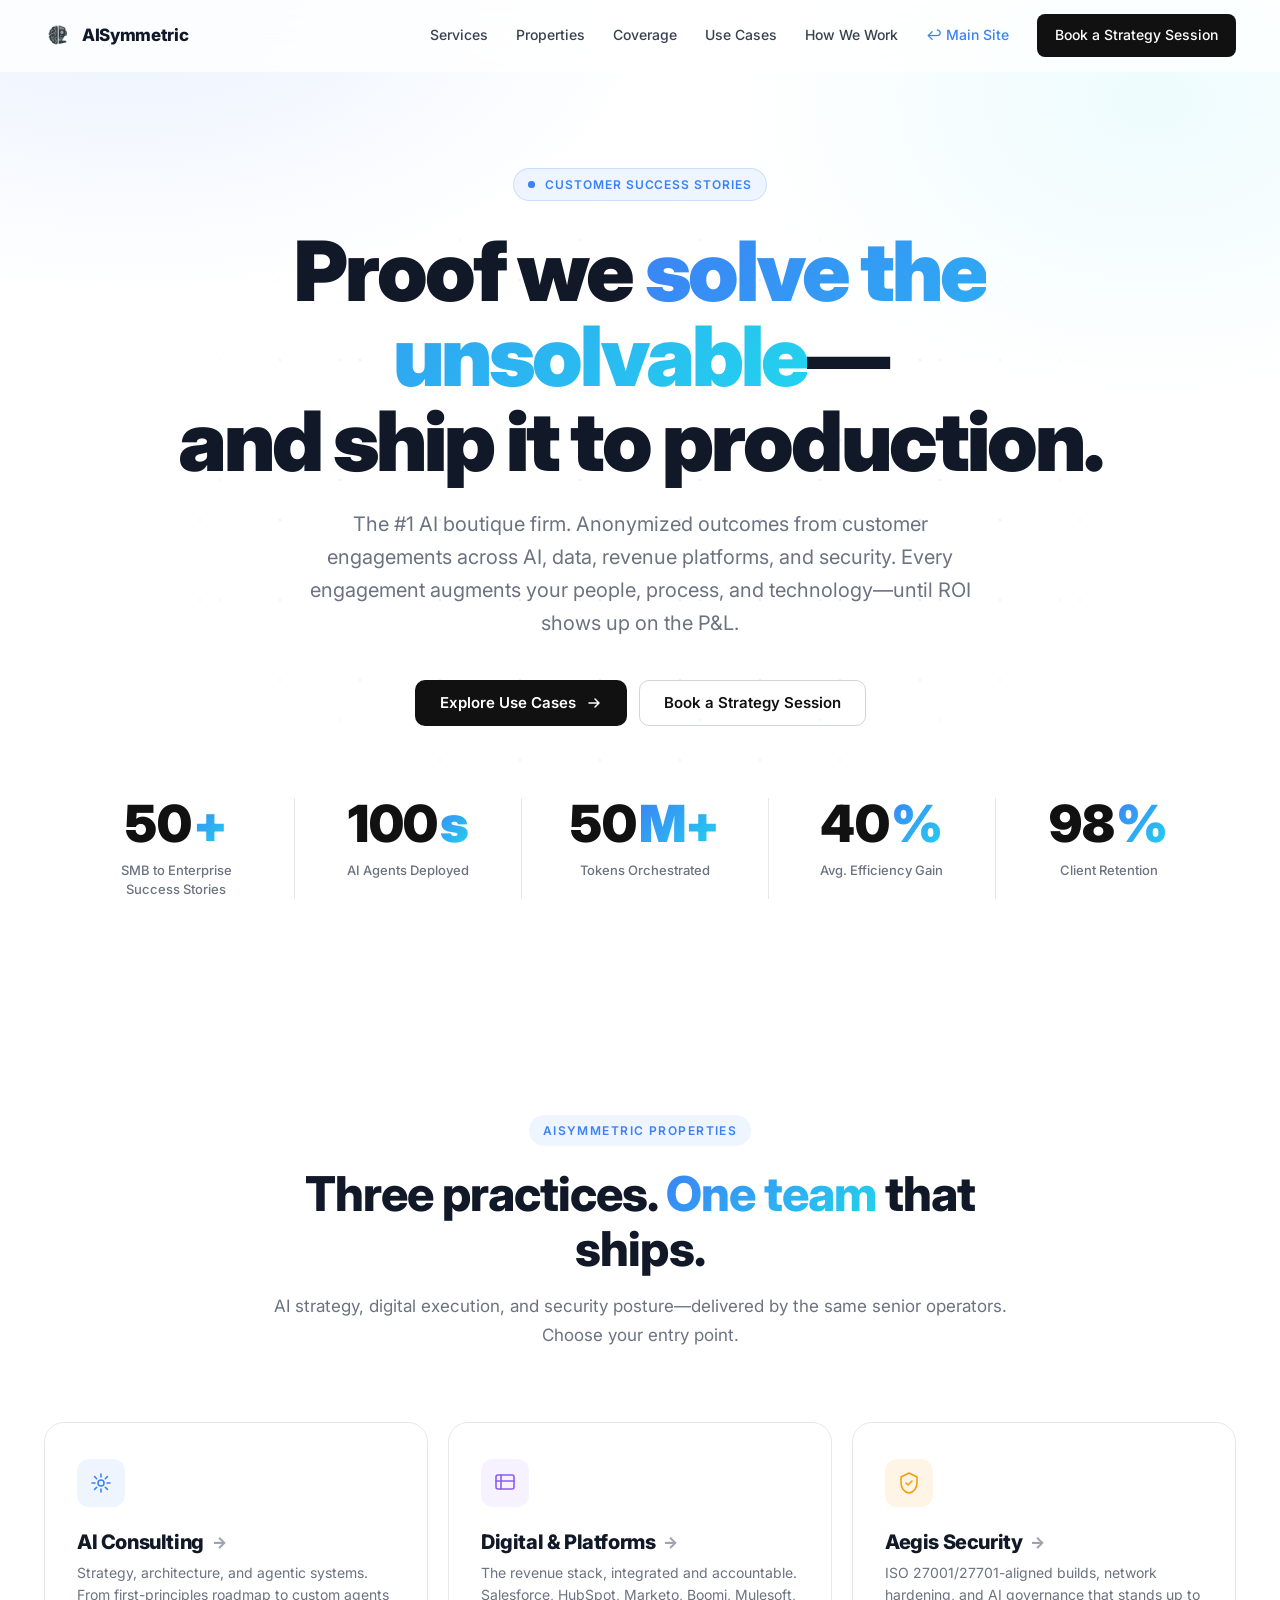
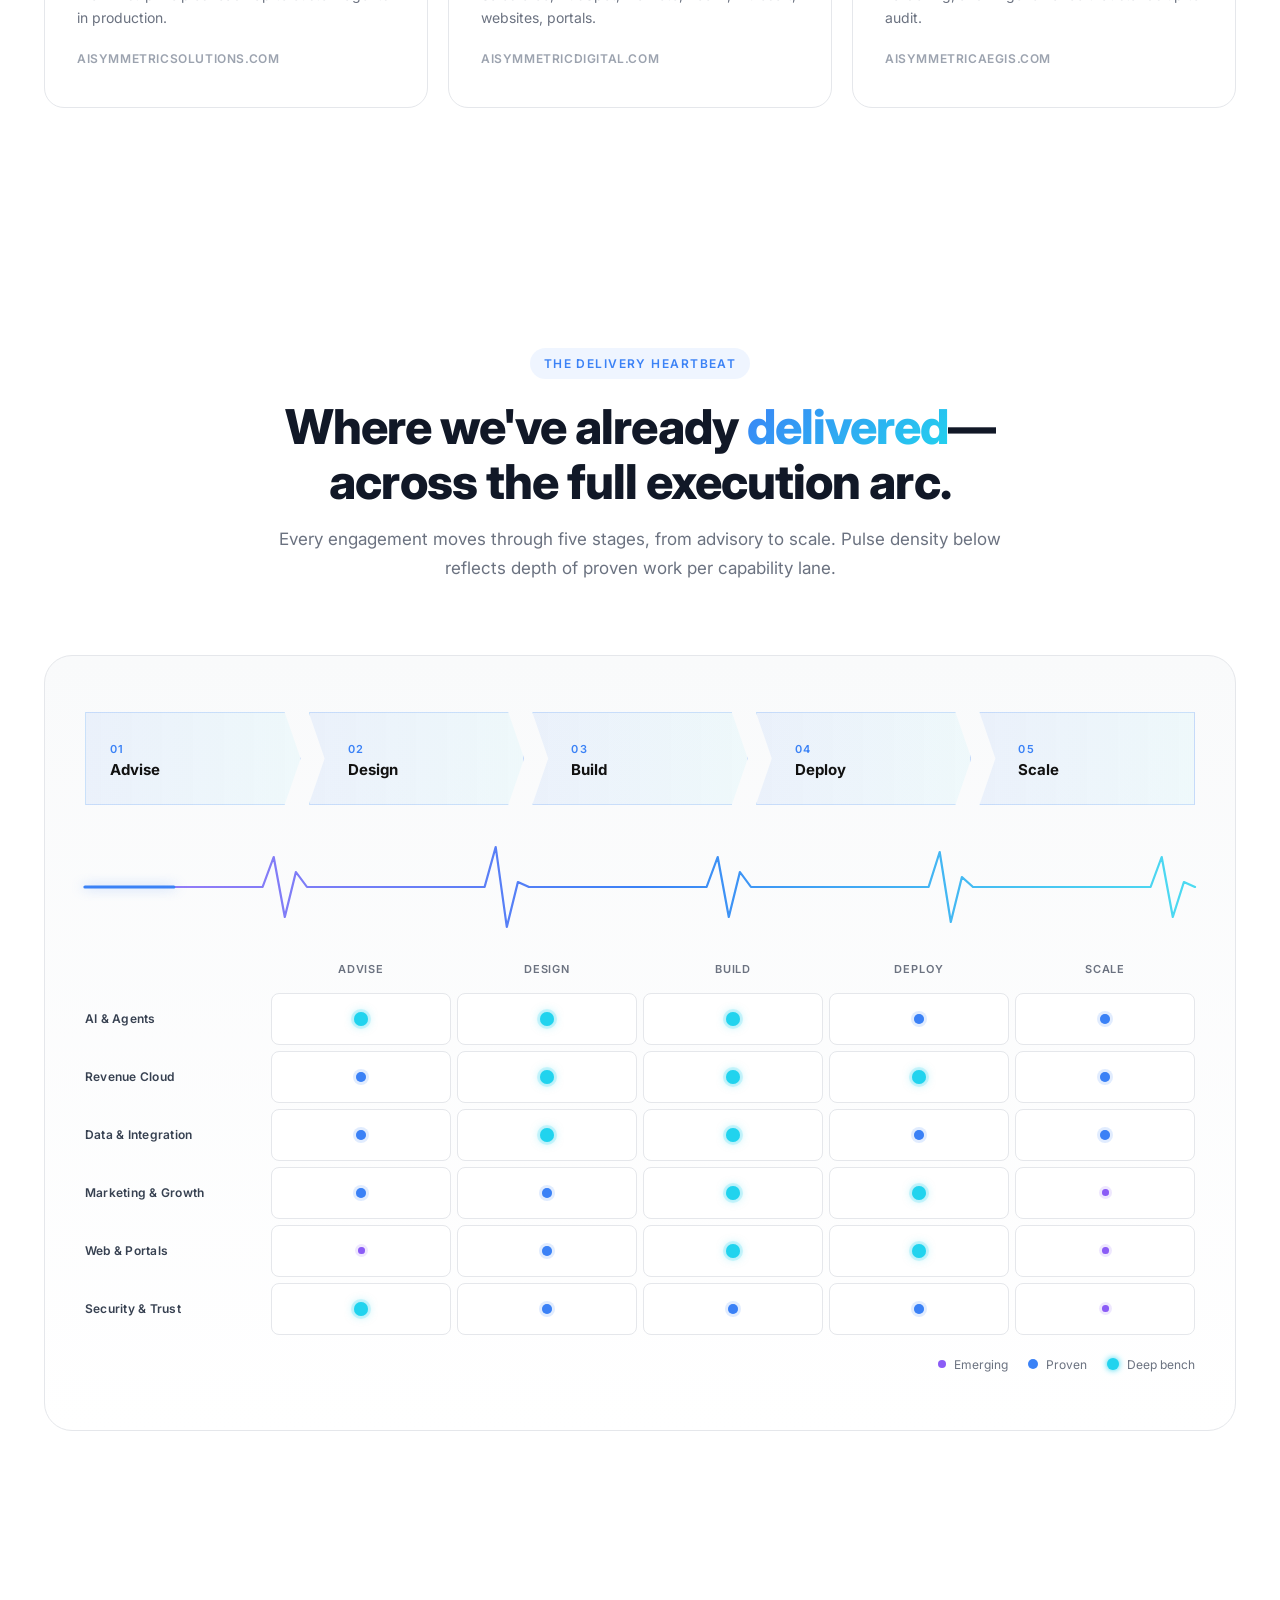
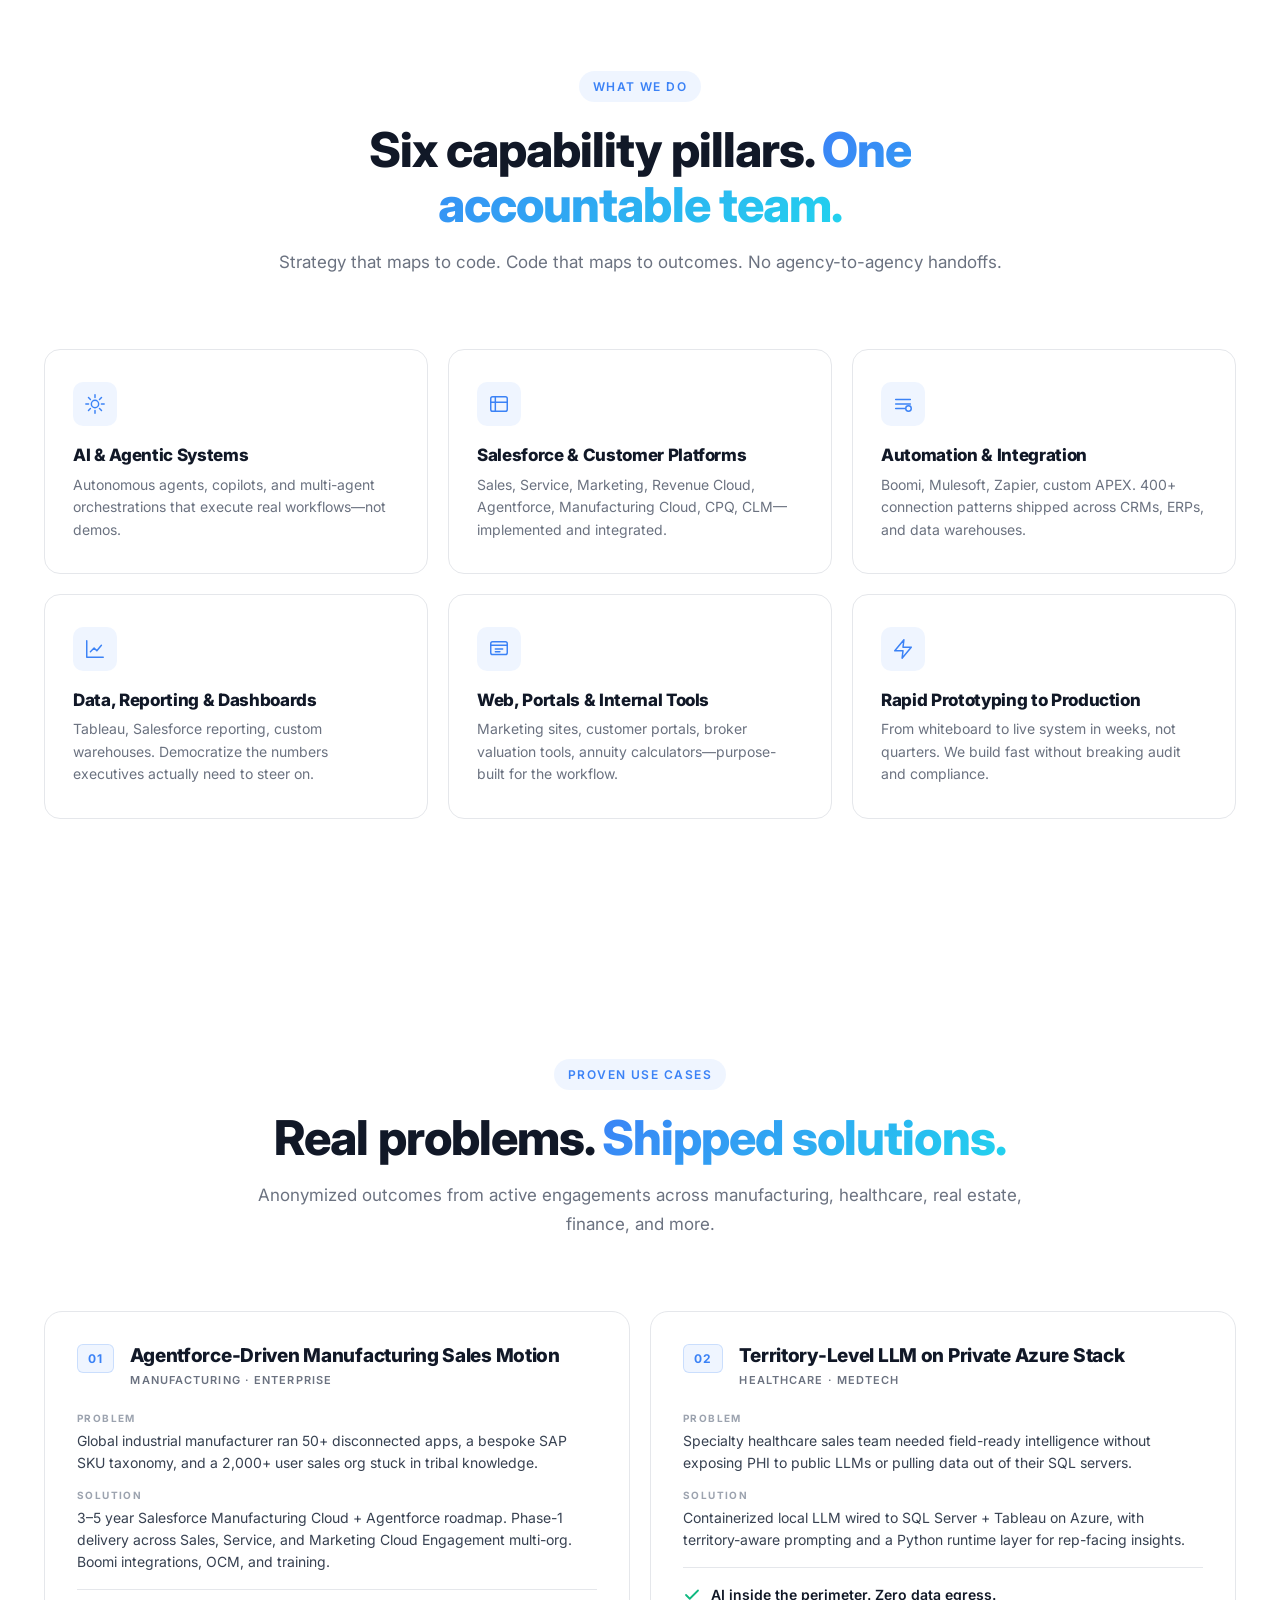
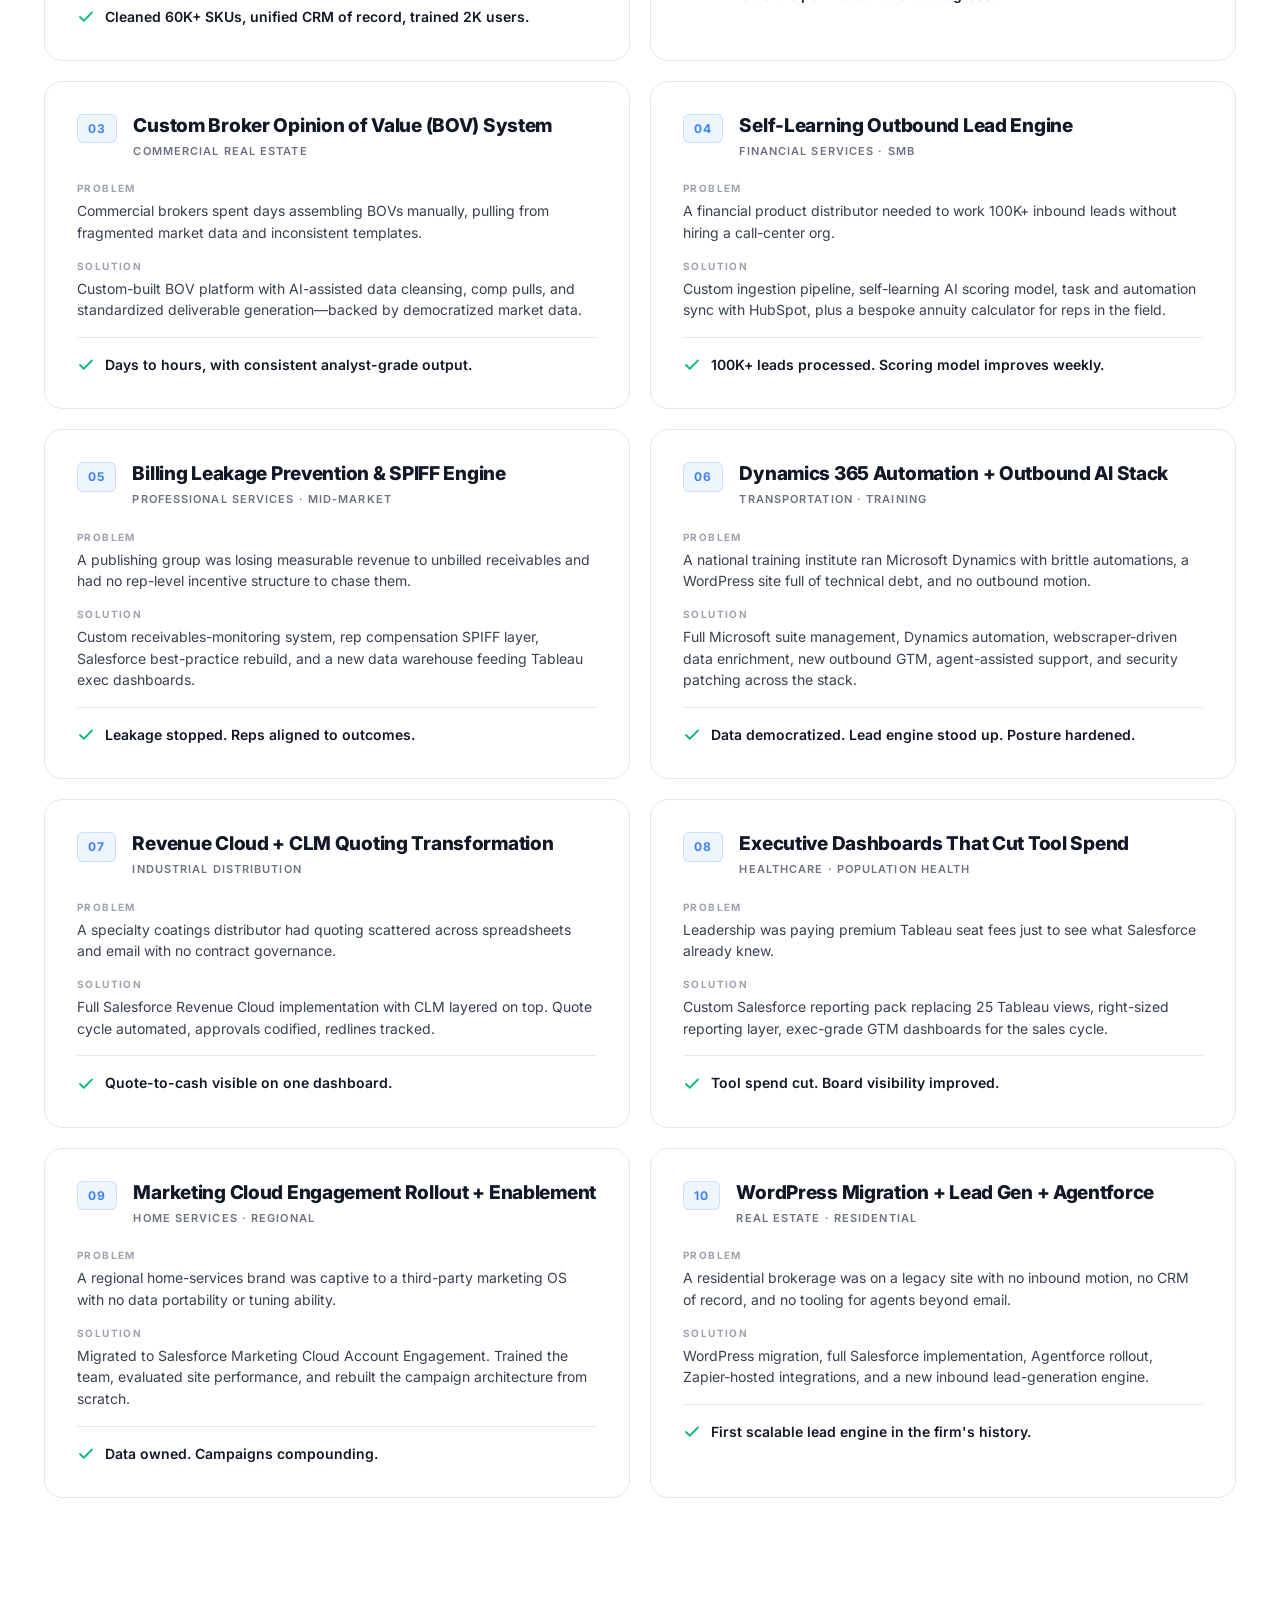
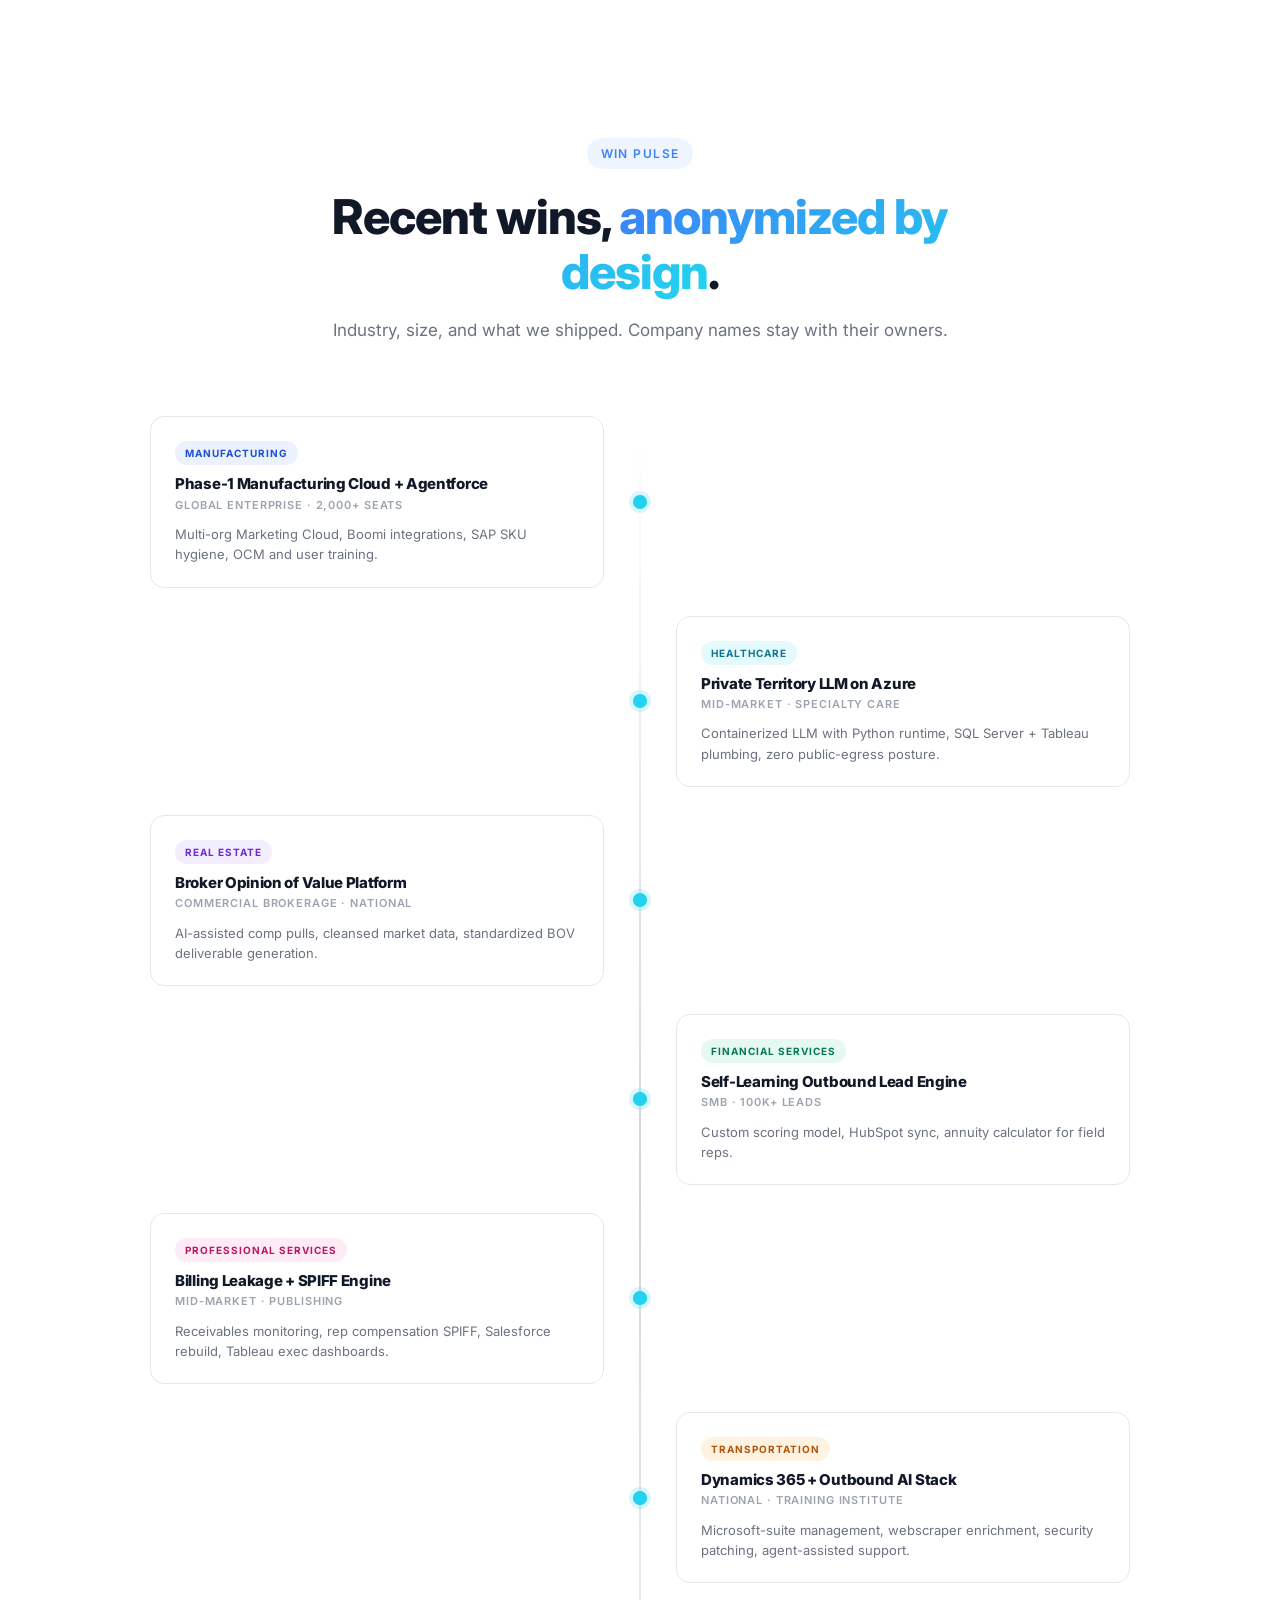
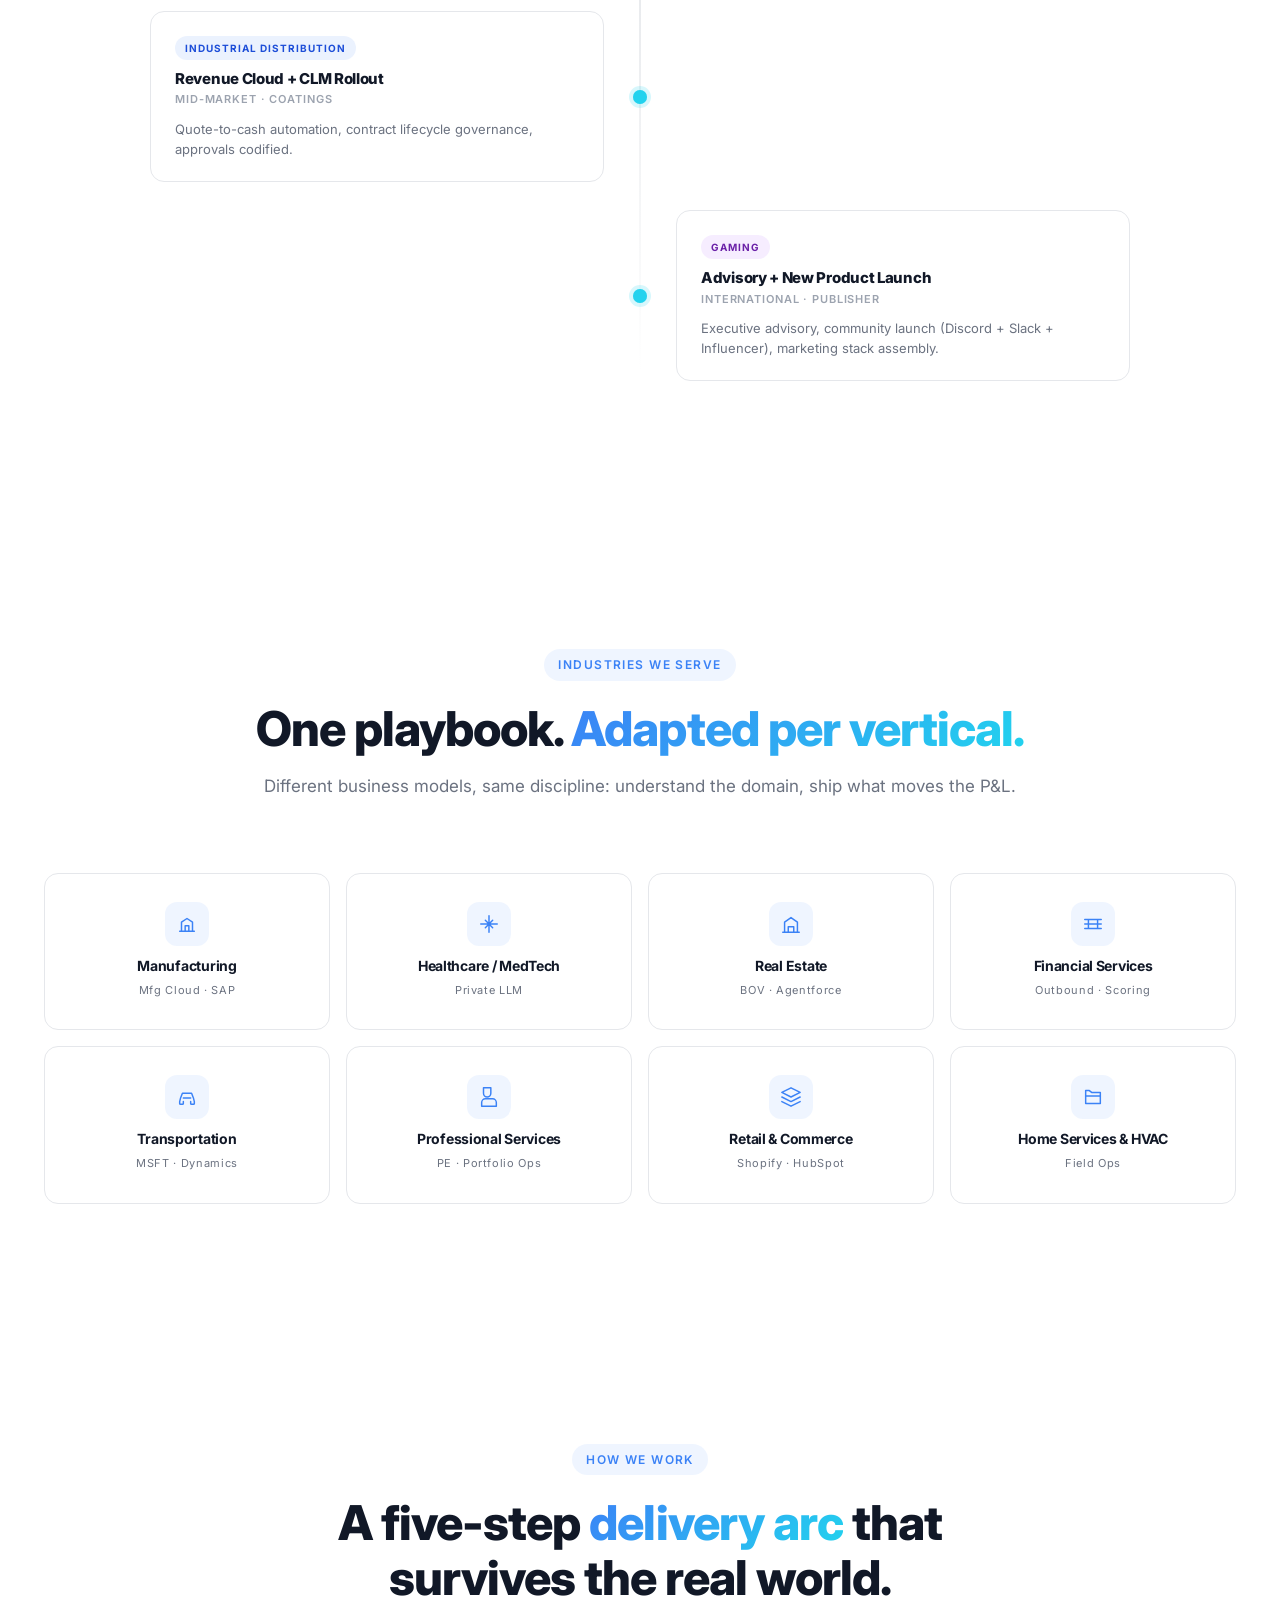
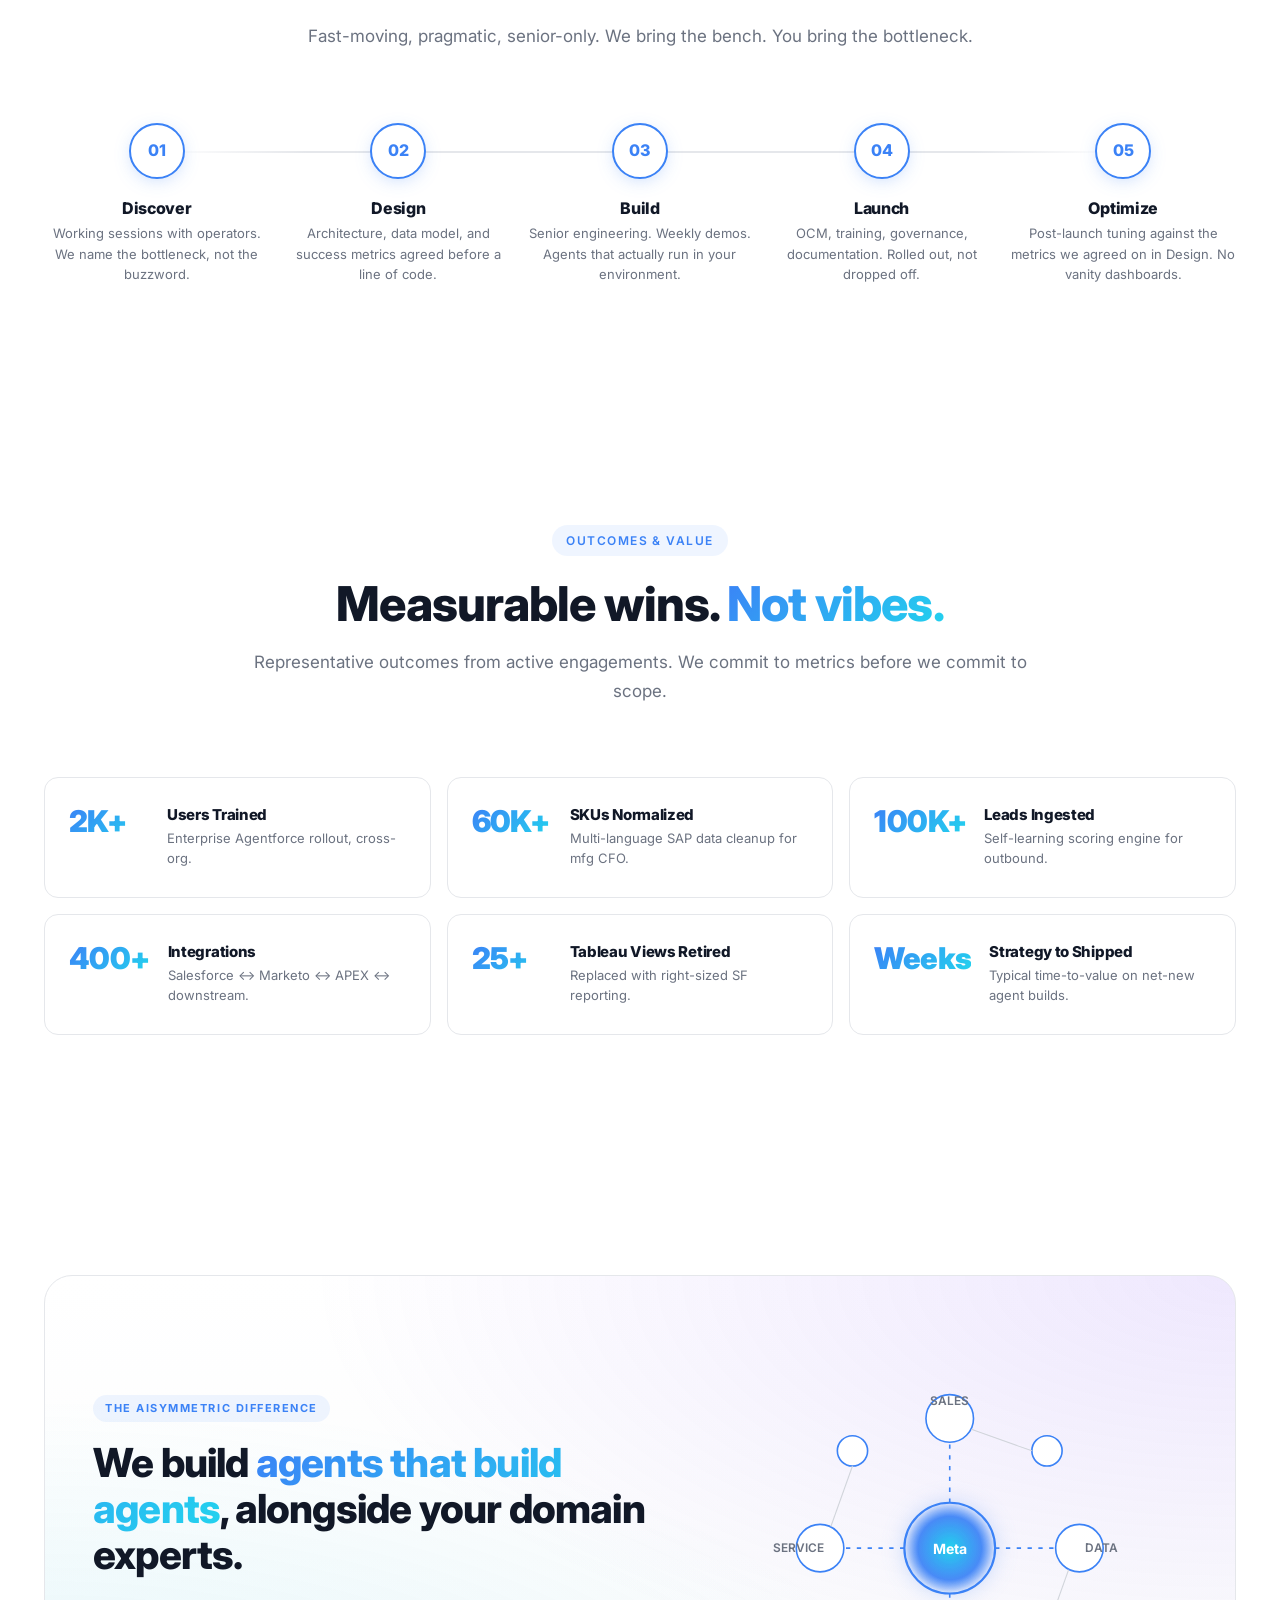
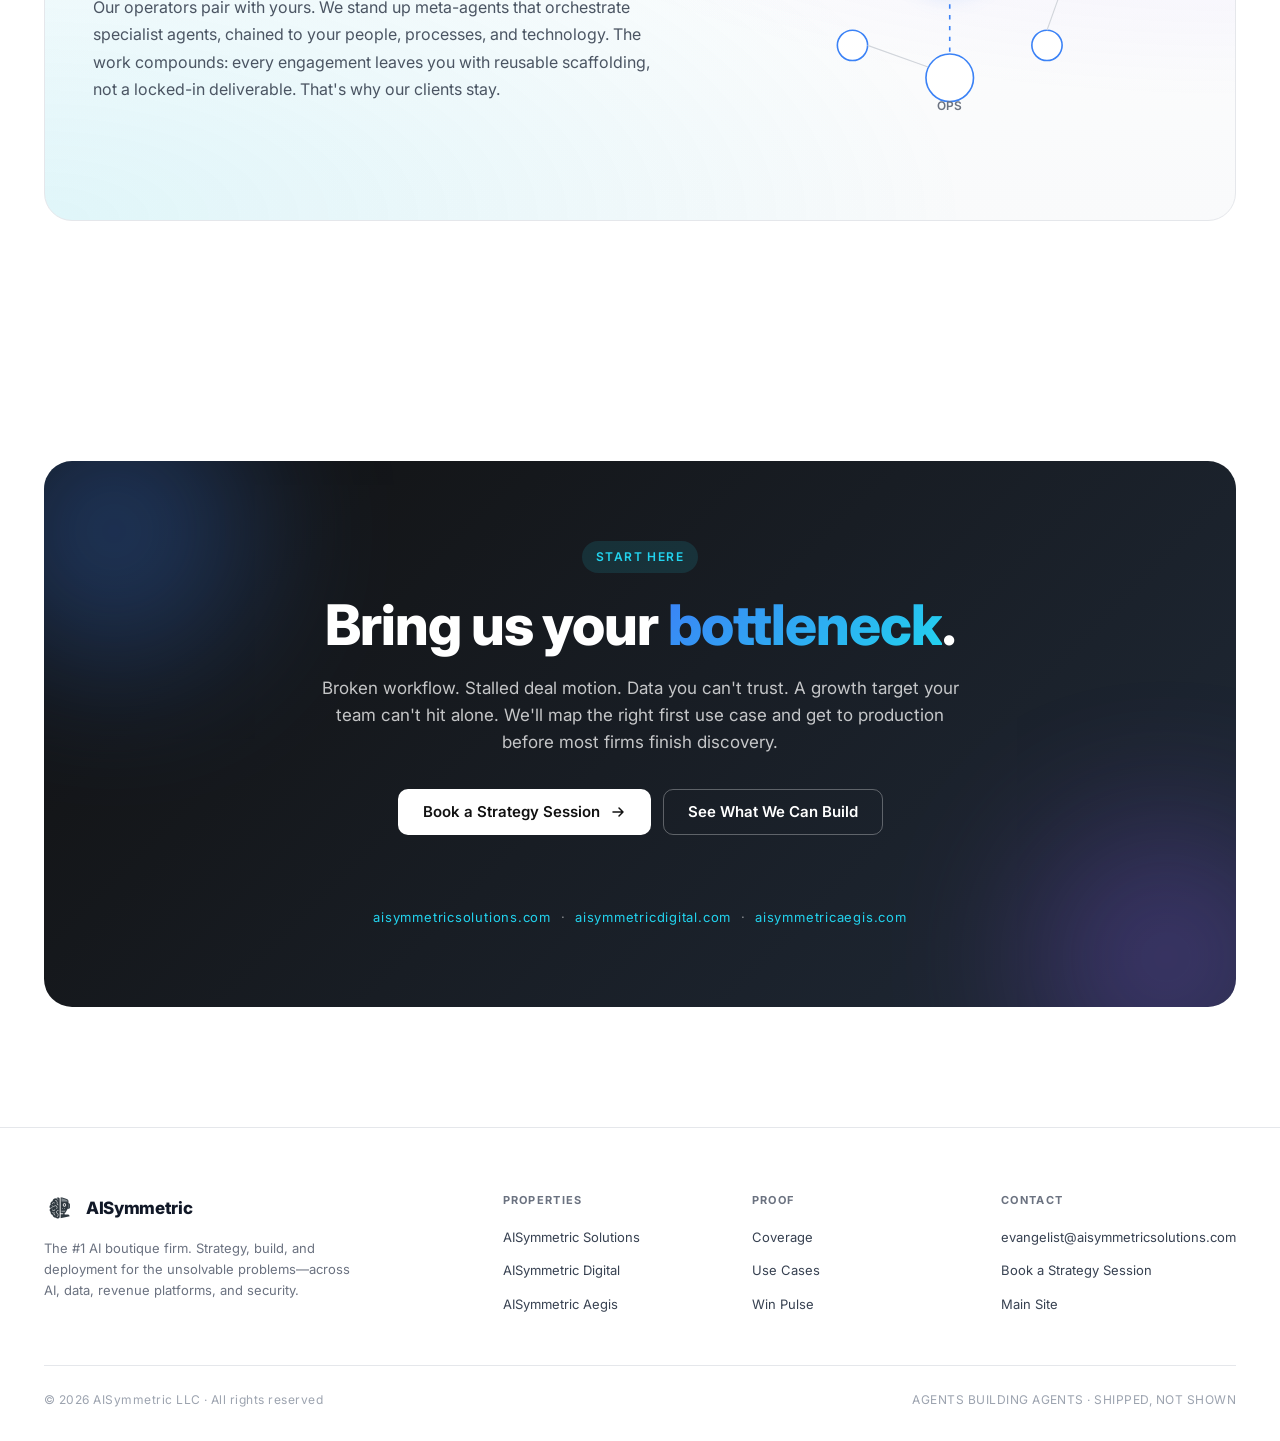
<file: success/index.html>
<!DOCTYPE html>
<html lang="en">
<head>
  <meta charset="UTF-8" />
  <meta name="viewport" content="width=device-width, initial-scale=1.0" />
  <meta name="theme-color" content="#FFFFFF" />

  <title>AISymmetric — Success Stories: Solving the Unsolvable</title>
  <meta name="description" content="Proof of what AISymmetric delivers. Anonymized customer wins across AI, revenue platforms, and security—spanning manufacturing, healthcare, real estate, financial services, and more." />
  <meta name="keywords" content="AISymmetric success stories, AI consulting case studies, Agentforce wins, Salesforce outcomes, AI boutique firm, enterprise AI ROI" />

  <link rel="canonical" href="https://aisymmetricsolutions.com/success/" />
  <link rel="icon" href="../assets/images/logo-transparent.png" />

  <meta property="og:type" content="website" />
  <meta property="og:title" content="AISymmetric — Success Stories: Solving the Unsolvable" />
  <meta property="og:description" content="The #1 AI boutique firm. We architect, build, and deploy agent-powered systems that accelerate ROI across people, process, and technology." />
  <meta property="og:url" content="https://aisymmetricsolutions.com/success/" />
  <meta property="og:image" content="https://aisymmetricsolutions.com/assets/images/logo-transparent.png" />
  <meta name="twitter:card" content="summary_large_image" />
  <meta name="twitter:title" content="AISymmetric — Success Stories" />
  <meta name="twitter:description" content="Proof of what AISymmetric delivers. Anonymized customer wins that moved the P&L." />
  <meta name="twitter:image" content="https://aisymmetricsolutions.com/assets/images/logo-transparent.png" />

  <link rel="preconnect" href="https://fonts.googleapis.com" />
  <link rel="preconnect" href="https://fonts.gstatic.com" crossorigin />
  <link href="https://fonts.googleapis.com/css2?family=Inter:wght@300;400;500;600;700;800;900&display=swap" rel="stylesheet" />

  <style>
    /* =========================================================
       TOKENS — match main aisymmetricsolutions.com
       ========================================================= */
    :root {
      --white:       #FFFFFF;
      --gray-50:     #F9FAFB;
      --gray-100:    #F3F4F6;
      --gray-200:    #E5E7EB;
      --gray-300:    #D1D5DB;
      --gray-400:    #9CA3AF;
      --gray-500:    #6B7280;
      --gray-600:    #4B5563;
      --gray-700:    #374151;
      --gray-800:    #1F2937;
      --gray-900:    #111827;
      --graphite:    #111111;

      --blue:        #3B82F6;
      --cyan:        #22D3EE;
      --violet:      #8B5CF6;
      --amber:       #F59E0B;
      --green:       #10B981;

      --grad:        linear-gradient(135deg, #3B82F6, #22D3EE);
      --grad-wide:   linear-gradient(90deg, #8B5CF6 0%, #3B82F6 50%, #22D3EE 100%);

      --font:        'Inter', -apple-system, BlinkMacSystemFont, 'Segoe UI', sans-serif;
      --ease:        cubic-bezier(0.16, 1, 0.3, 1);
      --t-med:       0.3s ease;
      --t-smooth:    0.5s var(--ease);

      --container:   1240px;
      --gutter:      24px;
      --nav-h:       72px;
    }

    /* =========================================================
       BASE
       ========================================================= */
    *, *::before, *::after { box-sizing: border-box; }
    html { scroll-behavior: smooth; -webkit-text-size-adjust: 100%; }
    body {
      margin: 0;
      font-family: var(--font);
      font-size: 16px; line-height: 1.6;
      color: var(--gray-900);
      background: var(--white);
      -webkit-font-smoothing: antialiased;
      -moz-osx-font-smoothing: grayscale;
      overflow-x: hidden;
    }
    img, svg { max-width: 100%; display: block; }
    a { color: inherit; text-decoration: none; }
    button { font: inherit; cursor: pointer; border: none; background: none; color: inherit; }
    h1, h2, h3, h4 { margin: 0 0 0.5em; font-weight: 800; letter-spacing: -0.02em; line-height: 1.15; }
    p { margin: 0 0 1em; color: var(--gray-500); }
    ::selection { background: var(--blue); color: var(--white); }

    .container { max-width: var(--container); margin: 0 auto; padding: 0 var(--gutter); }
    section { padding: 120px 0; position: relative; }

    .gradient-text {
      background: var(--grad);
      -webkit-background-clip: text;
      -webkit-text-fill-color: transparent;
      background-clip: text;
    }

    .section-head { text-align: center; max-width: 780px; margin: 0 auto 72px; }
    .section-tag {
      display: inline-block;
      font-size: 12px; font-weight: 600;
      text-transform: uppercase; letter-spacing: 0.12em;
      color: var(--blue);
      padding: 6px 14px;
      background: rgba(59,130,246,0.08);
      border-radius: 999px;
      margin-bottom: 20px;
    }
    .section-title {
      font-size: clamp(32px, 4vw, 48px);
      margin-bottom: 16px;
      letter-spacing: -0.02em;
    }
    .section-subtitle {
      font-size: 17px;
      color: var(--gray-500);
      line-height: 1.7;
      margin: 0;
    }

    /* =========================================================
       REVEAL — removed entirely. All content is visible by default.
       Previously used IntersectionObserver to fade elements in on
       scroll; observer timing/threshold issues caused below-fold
       sections to stay stuck at opacity:0 on some browsers.
       Reliability > flourish for a prospect-facing page.
       ========================================================= */
    .rev { opacity: 1; }

    /* =========================================================
       BUTTONS — match main site
       ========================================================= */
    .btn {
      display: inline-flex; align-items: center; gap: 10px;
      padding: 14px 24px;
      font-size: 15px; font-weight: 600;
      border-radius: 10px;
      transition: transform var(--t-smooth), box-shadow var(--t-smooth), background var(--t-med), color var(--t-med), border-color var(--t-med);
      white-space: nowrap; line-height: 1;
      border: 1px solid transparent;
    }
    .btn svg { width: 16px; height: 16px; transition: transform var(--t-smooth); }
    .btn:hover svg { transform: translateX(3px); }
    .btn-primary { background: var(--graphite); color: var(--white); }
    .btn-primary:hover { background: var(--blue); transform: translateY(-2px); box-shadow: 0 14px 30px -8px rgba(59,130,246,0.5); }
    .btn-secondary { background: transparent; color: var(--graphite); border-color: var(--gray-300); }
    .btn-secondary:hover { border-color: var(--graphite); transform: translateY(-2px); }

    /* =========================================================
       NAV — match main site
       ========================================================= */
    .nav {
      position: fixed; top: 0; left: 0; right: 0;
      height: var(--nav-h);
      display: flex; align-items: center;
      background: rgba(255,255,255,0.8);
      backdrop-filter: saturate(180%) blur(16px);
      -webkit-backdrop-filter: saturate(180%) blur(16px);
      border-bottom: 1px solid transparent;
      transition: border-color var(--t-med), background var(--t-med);
      z-index: 100;
    }
    .nav.scrolled { background: rgba(255,255,255,0.95); border-bottom-color: var(--gray-200); }
    .nav-inner {
      max-width: var(--container); margin: 0 auto; width: 100%;
      padding: 0 var(--gutter);
      display: flex; align-items: center; justify-content: space-between;
    }
    .nav-logo { display: inline-flex; align-items: center; gap: 10px; font-weight: 800; font-size: 17px; letter-spacing: -0.02em; }
    .nav-logo img { width: 28px; height: 28px; }
    .nav-links { display: flex; gap: 28px; align-items: center; }
    .nav-links a { font-size: 14px; font-weight: 500; color: var(--gray-700); transition: color var(--t-med); }
    .nav-links a:hover { color: var(--graphite); }
    .nav-cta {
      background: var(--graphite); color: var(--white) !important;
      padding: 10px 18px; border-radius: 8px; font-size: 13px;
      transition: background var(--t-med), transform var(--t-smooth);
    }
    .nav-cta:hover { background: var(--blue); transform: translateY(-1px); }
    .nav-toggle { display: none; width: 32px; height: 32px; position: relative; }
    .nav-toggle span {
      position: absolute; left: 4px; right: 4px; height: 2px;
      background: var(--graphite); border-radius: 2px;
      transition: transform var(--t-med), top var(--t-med), opacity 0.2s;
    }
    .nav-toggle span:nth-child(1) { top: 10px; }
    .nav-toggle span:nth-child(2) { top: 15px; }
    .nav-toggle span:nth-child(3) { top: 20px; }
    .nav-toggle[aria-expanded="true"] span:nth-child(1) { top: 15px; transform: rotate(45deg); }
    .nav-toggle[aria-expanded="true"] span:nth-child(2) { opacity: 0; }
    .nav-toggle[aria-expanded="true"] span:nth-child(3) { top: 15px; transform: rotate(-45deg); }

    /* =========================================================
       HERO
       ========================================================= */
    .hero { padding: calc(var(--nav-h) + 96px) 0 96px; position: relative; overflow: hidden; }
    .hero-bg {
      position: absolute; inset: 0; pointer-events: none;
      background:
        radial-gradient(900px 500px at 10% 0%, rgba(59,130,246,0.10), transparent 60%),
        radial-gradient(700px 500px at 90% 10%, rgba(34,211,238,0.08), transparent 60%);
    }
    .hero-bg::after {
      content: ''; position: absolute; inset: 0;
      background-image:
        radial-gradient(rgba(59,130,246,0.22) 1px, transparent 1px),
        radial-gradient(rgba(34,211,238,0.22) 1px, transparent 1px);
      background-size: 80px 80px, 120px 120px;
      background-position: 0 0, 40px 60px;
      mask-image: radial-gradient(ellipse 60% 50% at 50% 50%, #000 40%, transparent 80%);
      -webkit-mask-image: radial-gradient(ellipse 60% 50% at 50% 50%, #000 40%, transparent 80%);
      opacity: 0.6;
    }
    .hero .container { position: relative; z-index: 2; text-align: center; }
    .hero-badge {
      display: inline-flex; align-items: center; gap: 10px;
      padding: 6px 14px;
      background: rgba(59,130,246,0.08);
      border: 1px solid rgba(59,130,246,0.2);
      border-radius: 999px;
      font-size: 12px; font-weight: 600;
      color: var(--blue);
      letter-spacing: 0.08em; text-transform: uppercase;
      margin-bottom: 28px;
    }
    .badge-dot { width: 7px; height: 7px; border-radius: 50%; background: var(--blue); position: relative; }
    .badge-dot::after {
      content: ''; position: absolute; inset: 0; border-radius: 50%;
      background: var(--blue); opacity: 0.4;
      animation: pulse-dot 2s ease-in-out infinite;
    }
    @keyframes pulse-dot {
      0%,100% { transform: scale(1); opacity: 0.4; }
      50%     { transform: scale(2.6); opacity: 0; }
    }
    .hero-title {
      font-size: clamp(42px, 6.5vw, 84px);
      font-weight: 900; line-height: 1.02;
      letter-spacing: -0.035em;
      margin-bottom: 24px;
      max-width: 980px; margin-left: auto; margin-right: auto;
    }
    .hero-subtitle {
      font-size: clamp(17px, 1.6vw, 20px);
      color: var(--gray-500); line-height: 1.65;
      max-width: 680px; margin: 0 auto 40px;
    }
    .hero-ctas { display: flex; gap: 12px; justify-content: center; flex-wrap: wrap; margin-bottom: 72px; }

    /* Hero metrics row — mirrors main site exactly */
    .hero-metrics {
      display: flex; align-items: flex-start; justify-content: center;
      gap: 48px; flex-wrap: wrap;
    }
    .metric {
      display: flex; flex-direction: column; align-items: center;
      text-align: center; min-width: 130px;
    }
    .metric-top {
      display: flex; align-items: baseline; justify-content: center;
      font-weight: 900; line-height: 1; letter-spacing: -0.03em;
      margin-bottom: 12px;
    }
    .metric-value { font-size: clamp(36px, 4vw, 52px); color: var(--graphite); }
    .metric-suffix {
      font-size: clamp(36px, 4vw, 52px);
      background: var(--grad);
      -webkit-background-clip: text; -webkit-text-fill-color: transparent; background-clip: text;
      margin-left: 2px;
    }
    .metric-label {
      font-size: 13px; font-weight: 500;
      color: var(--gray-500);
      max-width: 140px; line-height: 1.45;
    }
    .metric-divider { width: 1px; align-self: stretch; background: var(--gray-200); flex-shrink: 0; }

    /* =========================================================
       PROPERTIES — 3 AISymmetric arms
       ========================================================= */
    .props-grid { display: grid; grid-template-columns: repeat(3, 1fr); gap: 20px; }
    .prop {
      display: block;
      padding: 36px 32px;
      background: var(--white);
      border: 1px solid var(--gray-200);
      border-radius: 20px;
      position: relative; overflow: hidden;
      transition: transform var(--t-smooth), border-color var(--t-smooth), box-shadow var(--t-smooth);
    }
    .prop::before {
      content: ''; position: absolute; top: 0; left: 0; right: 0; height: 3px;
      background: var(--bar, var(--grad));
      transform: scaleX(0); transform-origin: left;
      transition: transform 0.5s var(--ease);
    }
    .prop:nth-child(1) { --bar: linear-gradient(90deg, #3B82F6, #22D3EE); }
    .prop:nth-child(2) { --bar: linear-gradient(90deg, #8B5CF6, #3B82F6); }
    .prop:nth-child(3) { --bar: linear-gradient(90deg, #F59E0B, #EF4444); }
    .prop:hover {
      transform: translateY(-4px); border-color: transparent;
      box-shadow: 0 20px 50px -20px rgba(0,0,0,0.18);
    }
    .prop:hover::before { transform: scaleX(1); }
    .prop-icon {
      width: 48px; height: 48px; border-radius: 12px;
      display: inline-flex; align-items: center; justify-content: center;
      background: rgba(59,130,246,0.08); margin-bottom: 24px; color: var(--blue);
    }
    .prop:nth-child(2) .prop-icon { background: rgba(139,92,246,0.08); color: var(--violet); }
    .prop:nth-child(3) .prop-icon { background: rgba(245,158,11,0.10); color: var(--amber); }
    .prop-icon svg { width: 24px; height: 24px; stroke: currentColor; fill: none; stroke-width: 1.6; stroke-linecap: round; stroke-linejoin: round; }
    .prop h3 { font-size: 20px; margin-bottom: 8px; display: flex; align-items: center; gap: 8px; }
    .prop h3 .arrow { color: var(--gray-400); transition: transform var(--t-smooth), color var(--t-med); font-size: 16px; }
    .prop:hover h3 .arrow { color: var(--blue); transform: translateX(4px); }
    .prop p { font-size: 14px; margin: 0 0 16px; color: var(--gray-500); }
    .prop-url { font-size: 12px; font-weight: 600; letter-spacing: 0.05em; color: var(--gray-400); }

    /* =========================================================
       HEARTBEAT — signature viz (light theme)
       ========================================================= */
    .hb-shell {
      padding: 56px 40px;
      background: linear-gradient(180deg, var(--gray-50), var(--white));
      border: 1px solid var(--gray-200);
      border-radius: 28px;
      position: relative; overflow: hidden;
    }
    .hb-chevrons { display: grid; grid-template-columns: repeat(5, 1fr); gap: 8px; margin-bottom: 32px; }
    .hb-stage {
      position: relative;
      padding: 22px 24px 22px 38px;
      background: linear-gradient(90deg, rgba(59,130,246,0.08), rgba(34,211,238,0.05));
      border: 1px solid rgba(59,130,246,0.20);
      clip-path: polygon(0 0, calc(100% - 16px) 0, 100% 50%, calc(100% - 16px) 100%, 0 100%, 16px 50%);
    }
    .hb-stage:first-child { clip-path: polygon(0 0, calc(100% - 16px) 0, 100% 50%, calc(100% - 16px) 100%, 0 100%); padding-left: 24px; }
    .hb-stage:last-child  { clip-path: polygon(0 0, 100% 0, 100% 100%, 0 100%, 16px 50%); }
    .hb-stage h4 { font-size: 15px; font-weight: 700; color: var(--graphite); margin: 0 0 4px; letter-spacing: 0; }
    .hb-stage span { font-size: 11px; color: var(--blue); letter-spacing: 0.12em; text-transform: uppercase; font-weight: 600; }
    .hb-ekg { width: 100%; height: 100px; margin: 12px 0 24px; }
    .hb-ekg svg { width: 100%; height: 100%; overflow: visible; }
    .ekg-line { fill: none; stroke: url(#ekgGrad); stroke-width: 2; stroke-linecap: round; stroke-linejoin: round; }
    .ekg-dash {
      fill: none; stroke: var(--blue); stroke-width: 3;
      stroke-linecap: round;
      filter: drop-shadow(0 0 6px rgba(59,130,246,0.45));
      stroke-dasharray: 80 2000;
      animation: ekg-run 4s linear infinite;
    }
    @keyframes ekg-run { to { stroke-dashoffset: -2080; } }

    .hb-grid { display: grid; grid-template-columns: 180px repeat(5, 1fr); gap: 6px; }
    .hb-grid .hb-col-label {
      font-size: 11px; font-weight: 600; letter-spacing: 0.08em;
      color: var(--gray-500); text-transform: uppercase;
      text-align: center; padding-bottom: 8px;
    }
    .hb-grid .hb-row-label {
      display: flex; align-items: center;
      padding-right: 12px;
      font-size: 12px; font-weight: 600; color: var(--gray-700); letter-spacing: 0.02em;
    }
    .hb-cell {
      height: 52px;
      background: var(--white);
      border: 1px solid var(--gray-200);
      border-radius: 8px;
      display: flex; align-items: center; justify-content: center;
      transition: background var(--t-med), border-color var(--t-med);
    }
    .hb-cell:hover { background: rgba(59,130,246,0.04); border-color: rgba(59,130,246,0.3); }
    .hb-cell .dot { width: 10px; height: 10px; border-radius: 50%; background: var(--blue); position: relative; box-shadow: 0 0 0 3px rgba(59,130,246,0.15); }
    .hb-cell .dot::after {
      content: ''; position: absolute; inset: 0; border-radius: 50%;
      background: var(--blue); opacity: 0.3;
      animation: pulse-dot 3s ease-in-out infinite;
    }
    .hb-cell[data-intensity="3"] .dot { width: 14px; height: 14px; background: var(--cyan); box-shadow: 0 0 0 3px rgba(34,211,238,0.18), 0 0 10px rgba(34,211,238,0.5); }
    .hb-cell[data-intensity="3"] .dot::after { background: var(--cyan); animation-duration: 2s; }
    .hb-cell[data-intensity="2"] .dot { width: 10px; height: 10px; background: var(--blue); }
    .hb-cell[data-intensity="1"] .dot { width: 7px; height: 7px; background: var(--violet); box-shadow: 0 0 0 3px rgba(139,92,246,0.15); }
    .hb-cell[data-intensity="1"] .dot::after { background: var(--violet); animation-duration: 4s; }
    .hb-cell[data-intensity="0"] { background: transparent; border-style: dashed; border-color: var(--gray-200); }
    .hb-cell[data-intensity="0"] .dot { display: none; }
    .hb-legend {
      display: flex; gap: 20px; justify-content: flex-end;
      margin-top: 20px; font-size: 12px; color: var(--gray-500);
      flex-wrap: wrap;
    }
    .hb-legend span { display: inline-flex; align-items: center; gap: 8px; }
    .hb-legend i { width: 8px; height: 8px; border-radius: 50%; display: inline-block; }
    .hb-legend .l1 i { background: var(--violet); }
    .hb-legend .l2 i { background: var(--blue); width: 10px; height: 10px; }
    .hb-legend .l3 i { background: var(--cyan); width: 12px; height: 12px; box-shadow: 0 0 6px var(--cyan); }

    /* =========================================================
       CAPABILITIES
       ========================================================= */
    .caps-grid { display: grid; grid-template-columns: repeat(3, 1fr); gap: 20px; }
    .cap {
      padding: 32px 28px;
      background: var(--white); border: 1px solid var(--gray-200);
      border-radius: 16px;
      transition: transform var(--t-smooth), border-color var(--t-smooth), box-shadow var(--t-smooth);
    }
    .cap:hover { transform: translateY(-4px); border-color: transparent; box-shadow: 0 16px 40px -16px rgba(0,0,0,0.12); }
    .cap-icon {
      width: 44px; height: 44px; border-radius: 10px;
      background: rgba(59,130,246,0.08); color: var(--blue);
      display: inline-flex; align-items: center; justify-content: center;
      margin-bottom: 20px;
    }
    .cap-icon svg { width: 22px; height: 22px; stroke: currentColor; fill: none; stroke-width: 1.6; stroke-linecap: round; stroke-linejoin: round; }
    .cap h3 { font-size: 17px; margin-bottom: 8px; }
    .cap p { font-size: 14px; margin: 0; color: var(--gray-500); }

    /* =========================================================
       USE CASES
       ========================================================= */
    .uc-grid { display: grid; grid-template-columns: repeat(2, 1fr); gap: 20px; }
    .uc {
      padding: 32px;
      background: var(--white); border: 1px solid var(--gray-200);
      border-radius: 18px;
      position: relative; overflow: hidden;
      transition: transform var(--t-smooth), border-color var(--t-smooth), box-shadow var(--t-smooth);
    }
    .uc::after {
      content: ''; position: absolute; top: 0; right: 0; width: 160px; height: 160px;
      background: radial-gradient(circle, rgba(34,211,238,0.15), transparent 70%);
      transform: translate(50%, -50%);
      transition: transform var(--t-smooth), opacity var(--t-smooth);
      opacity: 0;
    }
    .uc:hover { transform: translateY(-4px); border-color: transparent; box-shadow: 0 22px 50px -20px rgba(0,0,0,0.12); }
    .uc:hover::after { opacity: 1; transform: translate(40%, -40%); }
    .uc-head { display: flex; align-items: flex-start; gap: 16px; margin-bottom: 20px; position: relative; z-index: 1; }
    .uc-num {
      font-size: 12px; font-weight: 700; color: var(--blue);
      background: rgba(59,130,246,0.08);
      border: 1px solid rgba(59,130,246,0.2);
      padding: 4px 10px; border-radius: 6px; letter-spacing: 0.1em;
    }
    .uc h3 { font-size: 19px; margin: 0 0 4px; line-height: 1.3; letter-spacing: -0.015em; }
    .uc-ind { font-size: 11px; color: var(--gray-500); letter-spacing: 0.1em; text-transform: uppercase; font-weight: 600; }
    .uc-body { position: relative; z-index: 1; }
    .uc-body > div { margin-bottom: 14px; }
    .uc-body strong {
      display: block; font-size: 10px; font-weight: 700; letter-spacing: 0.14em;
      text-transform: uppercase; color: var(--gray-400); margin-bottom: 4px;
    }
    .uc-body p { font-size: 14px; margin: 0; color: var(--gray-700); line-height: 1.55; }
    .uc-outcome {
      margin-top: 16px; padding-top: 16px;
      border-top: 1px solid var(--gray-200);
      display: flex; align-items: center; gap: 10px;
      font-size: 14px; font-weight: 600; color: var(--gray-900);
    }
    .uc-outcome .check { color: var(--green); display: inline-flex; flex-shrink: 0; }
    .uc-outcome .check svg { width: 18px; height: 18px; stroke: currentColor; fill: none; stroke-width: 2.4; stroke-linecap: round; stroke-linejoin: round; }

    /* =========================================================
       WIN PULSE TIMELINE
       ========================================================= */
    .pulse-timeline { position: relative; max-width: 980px; margin: 0 auto; }
    .pulse-spine {
      position: absolute; top: 10px; bottom: 10px; left: 50%;
      width: 2px;
      background: linear-gradient(180deg, transparent, var(--gray-300), transparent);
      transform: translateX(-50%);
    }
    .pulse-row { display: grid; grid-template-columns: 1fr 40px 1fr; gap: 16px; align-items: center; margin-bottom: 28px; }
    .pulse-card {
      padding: 22px 24px;
      background: var(--white);
      border: 1px solid var(--gray-200);
      border-radius: 14px;
      transition: transform var(--t-smooth), border-color var(--t-smooth), box-shadow var(--t-smooth);
    }
    .pulse-card:hover { transform: translateY(-2px); border-color: transparent; box-shadow: 0 14px 32px -14px rgba(0,0,0,0.14); }
    .pulse-tag {
      display: inline-flex; align-items: center;
      padding: 4px 10px; border-radius: 999px;
      font-size: 10px; font-weight: 700; letter-spacing: 0.1em;
      text-transform: uppercase;
      margin-bottom: 10px;
    }
    .pulse-tag.mfg { background: rgba(59,130,246,0.10); color: #1D4ED8; }
    .pulse-tag.hc  { background: rgba(34,211,238,0.12); color: #0E7490; }
    .pulse-tag.re  { background: rgba(139,92,246,0.10); color: #6D28D9; }
    .pulse-tag.fin { background: rgba(16,185,129,0.10); color: #047857; }
    .pulse-tag.trn { background: rgba(245,158,11,0.12); color: #B45309; }
    .pulse-tag.ret { background: rgba(239,68,68,0.10);  color: #B91C1C; }
    .pulse-tag.prs { background: rgba(236,72,153,0.10); color: #BE185D; }
    .pulse-tag.gam { background: rgba(168,85,247,0.10); color: #6B21A8; }
    .pulse-card h4 { font-size: 15px; margin: 0 0 4px; }
    .pulse-card .pulse-size { font-size: 11px; color: var(--gray-400); letter-spacing: 0.08em; margin-bottom: 10px; font-weight: 600; text-transform: uppercase; }
    .pulse-card p { font-size: 13px; margin: 0; line-height: 1.55; }
    .pulse-node {
      width: 14px; height: 14px; border-radius: 50%;
      background: var(--cyan); justify-self: center;
      box-shadow: 0 0 0 4px rgba(34,211,238,0.18);
      position: relative; z-index: 2;
    }
    .pulse-node::after {
      content: ''; position: absolute; inset: 0; border-radius: 50%;
      background: var(--cyan); opacity: 0.4;
      animation: pulse-dot 3s ease-in-out infinite;
    }
    .pulse-row.right > .pulse-card:nth-child(1) { visibility: hidden; }
    .pulse-row.left  > .pulse-card:nth-child(3) { visibility: hidden; }

    /* =========================================================
       INDUSTRIES
       ========================================================= */
    .ind-grid { display: grid; grid-template-columns: repeat(4, 1fr); gap: 16px; }
    .ind {
      padding: 28px 20px;
      background: var(--white); border: 1px solid var(--gray-200);
      border-radius: 14px; text-align: center;
      transition: transform var(--t-smooth), border-color var(--t-smooth), box-shadow var(--t-smooth);
    }
    .ind:hover { transform: translateY(-3px); border-color: transparent; box-shadow: 0 14px 30px -14px rgba(0,0,0,0.12); }
    .ind-icon {
      width: 44px; height: 44px; margin: 0 auto 12px;
      border-radius: 12px;
      background: rgba(59,130,246,0.08); color: var(--blue);
      display: inline-flex; align-items: center; justify-content: center;
    }
    .ind-icon svg { width: 22px; height: 22px; stroke: currentColor; fill: none; stroke-width: 1.6; stroke-linecap: round; stroke-linejoin: round; }
    .ind h4 { font-size: 14px; margin: 0 0 2px; font-weight: 700; }
    .ind span { font-size: 11px; color: var(--gray-500); letter-spacing: 0.06em; }

    /* =========================================================
       PROCESS
       ========================================================= */
    .process-rail { display: grid; grid-template-columns: repeat(5, 1fr); gap: 16px; position: relative; }
    .process-rail::before {
      content: ''; position: absolute; top: 28px; left: 10%; right: 10%; height: 2px;
      background: linear-gradient(90deg, transparent, var(--gray-200) 15%, var(--gray-200) 85%, transparent);
    }
    .step { text-align: center; position: relative; }
    .step-num {
      width: 56px; height: 56px; margin: 0 auto 20px;
      border-radius: 50%;
      background: var(--white); border: 2px solid var(--blue);
      display: inline-flex; align-items: center; justify-content: center;
      font-weight: 800; font-size: 16px; color: var(--blue);
      position: relative; z-index: 2;
      box-shadow: 0 4px 20px -6px rgba(59,130,246,0.4);
      transition: transform var(--t-smooth), box-shadow var(--t-smooth), background var(--t-med), color var(--t-med);
    }
    .step:hover .step-num {
      transform: scale(1.05);
      background: var(--blue); color: var(--white);
      box-shadow: 0 8px 26px -6px rgba(59,130,246,0.6);
    }
    .step h4 { font-size: 16px; margin-bottom: 6px; }
    .step p { font-size: 13px; margin: 0; }

    /* =========================================================
       OUTCOMES
       ========================================================= */
    .out-grid { display: grid; grid-template-columns: repeat(3, 1fr); gap: 16px; }
    .out {
      padding: 28px 24px;
      background: var(--white); border: 1px solid var(--gray-200);
      border-radius: 14px;
      display: flex; gap: 18px; align-items: flex-start;
      transition: transform var(--t-smooth), border-color var(--t-smooth), box-shadow var(--t-smooth);
    }
    .out:hover { transform: translateY(-3px); border-color: transparent; box-shadow: 0 14px 32px -14px rgba(0,0,0,0.10); }
    .out-kpi {
      font-size: 30px; font-weight: 900; line-height: 1;
      background: var(--grad);
      -webkit-background-clip: text; -webkit-text-fill-color: transparent; background-clip: text;
      flex-shrink: 0; min-width: 80px; letter-spacing: -0.02em;
    }
    .out h4 { font-size: 15px; margin: 0 0 4px; }
    .out p { font-size: 13px; margin: 0; }

    /* =========================================================
       AGENTS BUILDING AGENTS
       ========================================================= */
    .aba-shell {
      padding: 56px 48px;
      background:
        radial-gradient(ellipse at top right, rgba(139,92,246,0.14), transparent 55%),
        radial-gradient(ellipse at bottom left, rgba(34,211,238,0.12), transparent 55%),
        linear-gradient(180deg, var(--white), var(--gray-50));
      border: 1px solid var(--gray-200);
      border-radius: 28px;
      display: grid; grid-template-columns: 1.2fr 1fr;
      gap: 48px; align-items: center;
    }
    .aba-spec {
      display: inline-block;
      font-size: 11px; font-weight: 700; letter-spacing: 0.14em;
      text-transform: uppercase; color: var(--blue);
      padding: 5px 12px; border-radius: 999px;
      background: rgba(59,130,246,0.08);
      margin-bottom: 18px;
    }
    .aba-text h2 { font-size: clamp(28px, 3.2vw, 40px); margin-bottom: 16px; }
    .aba-text p { font-size: 16px; line-height: 1.7; margin-bottom: 0; color: var(--gray-600); }
    .aba-viz { position: relative; aspect-ratio: 1.1; width: 100%; }
    .aba-viz svg { width: 100%; height: 100%; }
    .aba-node { fill: var(--white); stroke: var(--blue); stroke-width: 1.5; }
    .aba-node.hub { fill: url(#hubGrad); stroke: var(--blue); stroke-width: 2; filter: drop-shadow(0 0 10px rgba(59,130,246,0.4)); }
    .aba-link { stroke: var(--gray-300); stroke-width: 1; fill: none; }
    .aba-link.active { stroke: var(--blue); stroke-width: 1.5; stroke-dasharray: 4 6; animation: dash 1.8s linear infinite; }
    @keyframes dash { to { stroke-dashoffset: -20; } }

    /* =========================================================
       FINAL CTA
       ========================================================= */
    .cta-shell {
      padding: 80px 40px;
      background: linear-gradient(135deg, var(--graphite), #1F2937);
      border-radius: 28px;
      text-align: center;
      position: relative; overflow: hidden;
      color: var(--white);
    }
    .cta-shell::before {
      content: ''; position: absolute; top: -60px; left: -60px;
      width: 260px; height: 260px; border-radius: 50%;
      background: var(--blue); filter: blur(80px); opacity: 0.35;
    }
    .cta-shell::after {
      content: ''; position: absolute; bottom: -80px; right: -60px;
      width: 260px; height: 260px; border-radius: 50%;
      background: var(--violet); filter: blur(80px); opacity: 0.3;
    }
    .cta-shell > * { position: relative; z-index: 1; }
    .cta-shell .section-tag { color: var(--cyan); background: rgba(34,211,238,0.12); }
    .cta-shell h2 { font-size: clamp(36px, 5vw, 56px); margin-bottom: 18px; color: var(--white); }
    .cta-shell p { font-size: 17px; max-width: 640px; margin: 0 auto 32px; color: rgba(255,255,255,0.75); line-height: 1.6; }
    .cta-shell .btn-primary { background: var(--white); color: var(--graphite); }
    .cta-shell .btn-primary:hover { background: var(--blue); color: var(--white); }
    .cta-shell .btn-secondary { color: var(--white); border-color: rgba(255,255,255,0.3); }
    .cta-shell .btn-secondary:hover { border-color: var(--white); background: rgba(255,255,255,0.08); }
    .cta-url { margin-top: 24px; font-size: 13px; color: rgba(255,255,255,0.5); letter-spacing: 0.06em; }
    .cta-url a { color: var(--cyan); }
    .cta-url a:hover { text-decoration: underline; }

    /* =========================================================
       FOOTER
       ========================================================= */
    .footer { padding: 64px 0 32px; border-top: 1px solid var(--gray-200); background: var(--white); }
    .footer-grid {
      display: grid; grid-template-columns: 2fr 1fr 1fr 1fr;
      gap: 40px; margin-bottom: 40px;
    }
    .footer-brand img { width: 32px; height: 32px; }
    .footer-brand .nav-logo { margin-bottom: 14px; }
    .footer-brand p { font-size: 13px; color: var(--gray-500); max-width: 320px; margin: 0; line-height: 1.6; }
    .footer-col h5 {
      font-size: 11px; font-weight: 700; letter-spacing: 0.12em;
      text-transform: uppercase; color: var(--gray-500);
      margin: 0 0 14px;
    }
    .footer-col ul { list-style: none; margin: 0; padding: 0; }
    .footer-col li { margin-bottom: 8px; }
    .footer-col a { font-size: 13px; color: var(--gray-700); transition: color var(--t-med); }
    .footer-col a:hover { color: var(--graphite); }
    .footer-bottom {
      display: flex; justify-content: space-between; align-items: center;
      padding-top: 24px;
      border-top: 1px solid var(--gray-200);
      font-size: 12px; color: var(--gray-400);
      flex-wrap: wrap; gap: 16px; letter-spacing: 0.04em;
    }

    /* =========================================================
       RESPONSIVE
       ========================================================= */
    @media (max-width: 1024px) {
      section { padding: 96px 0; }
      .hero-metrics { gap: 28px; }
      .metric-divider { display: none; }
      .props-grid, .caps-grid, .out-grid { grid-template-columns: repeat(2, 1fr); }
      .uc-grid { grid-template-columns: 1fr; }
      .ind-grid { grid-template-columns: repeat(3, 1fr); }
      .aba-shell { grid-template-columns: 1fr; padding: 40px 28px; }
      .hb-chevrons { gap: 4px; }
      .hb-stage { padding: 14px 18px 14px 28px; }
      .hb-stage h4 { font-size: 13px; }
      .hb-grid { grid-template-columns: 100px repeat(5, 1fr); gap: 4px; }
      .hb-grid .hb-row-label { font-size: 11px; padding-right: 6px; }
      .footer-grid { grid-template-columns: 1fr 1fr; }
    }
    @media (max-width: 768px) {
      section { padding: 72px 0; }
      .section-head { margin-bottom: 48px; }
      .nav-links {
        position: fixed; inset: var(--nav-h) 0 auto 0;
        flex-direction: column; gap: 0;
        background: rgba(255,255,255,0.98); backdrop-filter: blur(20px);
        padding: 16px var(--gutter);
        border-bottom: 1px solid var(--gray-200);
        transform: translateY(-120%);
        transition: transform var(--t-smooth);
      }
      .nav-links.open { transform: translateY(0); }
      .nav-links a { width: 100%; padding: 14px 0; border-bottom: 1px solid var(--gray-100); font-size: 15px; }
      .nav-toggle { display: block; }
      .hero-ctas { flex-direction: column; align-items: stretch; }
      .hero-ctas .btn { justify-content: center; }
      .props-grid, .caps-grid, .out-grid { grid-template-columns: 1fr; }
      .ind-grid { grid-template-columns: repeat(2, 1fr); }
      .hb-shell { padding: 32px 20px; }
      .hb-chevrons { grid-template-columns: 1fr; }
      .hb-stage, .hb-stage:first-child, .hb-stage:last-child { clip-path: none; padding: 14px 18px; border-radius: 8px; }
      .hb-grid { grid-template-columns: 1fr; gap: 2px; }
      .hb-grid .hb-col-label { display: none; }
      .hb-grid .hb-row-label { padding: 10px 0 4px; background: var(--gray-50); padding-left: 12px; border-radius: 6px; }
      .hb-cell { height: 36px; }
      .process-rail { grid-template-columns: 1fr; gap: 40px; }
      .process-rail::before { left: 27px; top: 28px; bottom: 0; width: 2px; height: auto; right: auto; }
      .step { text-align: left; padding-left: 70px; }
      .step-num { margin: 0; position: absolute; left: 0; top: 0; }
      .pulse-spine { left: 20px; }
      .pulse-row { grid-template-columns: 40px 1fr; gap: 12px; }
      .pulse-node { grid-column: 1; justify-self: start; margin-left: 13px; }
      .pulse-row > .pulse-card:nth-child(1) { display: none; }
      .pulse-row.right > .pulse-card:nth-child(1) { display: none; }
      .pulse-row.left > .pulse-card:nth-child(3) { display: block; visibility: visible; grid-column: 2; }
      .pulse-row.right > .pulse-card:nth-child(3) { grid-column: 2; }
      .cta-shell { padding: 56px 24px; }
      .footer-grid { grid-template-columns: 1fr 1fr; gap: 28px; }
    }
    @media (max-width: 480px) {
      .hero-title { font-size: 38px; }
      .metric-value, .metric-suffix { font-size: 34px; }
      .hero-metrics { gap: 20px; }
      .footer-grid { grid-template-columns: 1fr; }
    }

    @media (prefers-reduced-motion: reduce) {
      *, *::before, *::after { animation-duration: 0.001ms !important; transition-duration: 0.001ms !important; }
      .rev.rev-init { opacity: 1 !important; transform: none !important; }
    }
  </style>
</head>
<body>

  <!-- ============================================================ NAV ============================================================ -->
  <nav class="nav" id="nav" aria-label="Primary">
    <div class="nav-inner">
      <a href="https://aisymmetricsolutions.com/" class="nav-logo" aria-label="AISymmetric home">
        <img src="../assets/images/logo-transparent.png" alt="AISymmetric" />
        <span>AISymmetric</span>
      </a>
      <div class="nav-links" id="navLinks">
        <a href="https://aisymmetricsolutions.com/#services">Services</a>
        <a href="#properties">Properties</a>
        <a href="#coverage">Coverage</a>
        <a href="#usecases">Use Cases</a>
        <a href="#process">How We Work</a>
        <a href="https://aisymmetricsolutions.com/" title="Back to main site" style="color:var(--blue);">↩ Main Site</a>
        <a href="https://aisymmetricsolutions.com/#contact" class="nav-cta">Book a Strategy Session</a>
      </div>
      <button class="nav-toggle" id="navToggle" aria-label="Toggle navigation" aria-expanded="false">
        <span></span><span></span><span></span>
      </button>
    </div>
  </nav>

  <!-- ============================================================ HERO ============================================================ -->
  <header class="hero" id="top">
    <div class="hero-bg" aria-hidden="true"></div>
    <div class="container">
      <div class="hero-badge"><span class="badge-dot"></span> Customer Success Stories</div>
      <h1 class="hero-title">
        Proof we <span class="gradient-text">solve the unsolvable</span>—<br />
        and ship it to production.
      </h1>
      <p class="hero-subtitle">
        The #1 AI boutique firm. Anonymized outcomes from customer engagements across AI, data, revenue platforms, and security. Every engagement augments your people, process, and technology—until ROI shows up on the P&amp;L.
      </p>
      <div class="hero-ctas">
        <a href="#usecases" class="btn btn-primary">
          Explore Use Cases
          <svg viewBox="0 0 16 16" fill="none"><path d="M3 8h10M9 4l4 4-4 4" stroke="currentColor" stroke-width="1.5" stroke-linecap="round" stroke-linejoin="round"/></svg>
        </a>
        <a href="https://aisymmetricsolutions.com/#contact" class="btn btn-secondary">Book a Strategy Session</a>
      </div>
      <div class="hero-metrics">
        <div class="metric"><div class="metric-top"><span class="metric-value" data-count="50">50</span><span class="metric-suffix">+</span></div><span class="metric-label">SMB to Enterprise Success Stories</span></div>
        <div class="metric-divider"></div>
        <div class="metric"><div class="metric-top"><span class="metric-value" data-count="100">100</span><span class="metric-suffix">s</span></div><span class="metric-label">AI Agents Deployed</span></div>
        <div class="metric-divider"></div>
        <div class="metric"><div class="metric-top"><span class="metric-value" data-count="50">50</span><span class="metric-suffix">M+</span></div><span class="metric-label">Tokens Orchestrated</span></div>
        <div class="metric-divider"></div>
        <div class="metric"><div class="metric-top"><span class="metric-value" data-count="40">40</span><span class="metric-suffix">%</span></div><span class="metric-label">Avg. Efficiency Gain</span></div>
        <div class="metric-divider"></div>
        <div class="metric"><div class="metric-top"><span class="metric-value" data-count="98">98</span><span class="metric-suffix">%</span></div><span class="metric-label">Client Retention</span></div>
      </div>
    </div>
  </header>

  <!-- ============================================================ PROPERTIES ============================================================ -->
  <section id="properties" aria-label="AISymmetric properties">
    <div class="container">
      <div class="section-head rev rev-init">
        <span class="section-tag">AISymmetric Properties</span>
        <h2 class="section-title">Three practices. <span class="gradient-text">One team</span> that ships.</h2>
        <p class="section-subtitle">AI strategy, digital execution, and security posture—delivered by the same senior operators. Choose your entry point.</p>
      </div>
      <div class="props-grid">
        <a href="https://aisymmetricsolutions.com/" class="prop rev rev-init">
          <div class="prop-icon"><svg viewBox="0 0 24 24"><circle cx="12" cy="12" r="3"/><path d="M12 3v3M12 18v3M3 12h3M18 12h3M5.6 5.6l2.1 2.1M16.3 16.3l2.1 2.1M5.6 18.4l2.1-2.1M16.3 7.7l2.1-2.1"/></svg></div>
          <h3>AI Consulting <span class="arrow">→</span></h3>
          <p>Strategy, architecture, and agentic systems. From first-principles roadmap to custom agents in production.</p>
          <span class="prop-url">AISYMMETRICSOLUTIONS.COM</span>
        </a>
        <a href="https://aisymmetricdigital.com/" class="prop rev rev-init">
          <div class="prop-icon"><svg viewBox="0 0 24 24"><rect x="3" y="4" width="18" height="14" rx="2"/><path d="M3 10h18M8 4v14"/></svg></div>
          <h3>Digital &amp; Platforms <span class="arrow">→</span></h3>
          <p>The revenue stack, integrated and accountable. Salesforce, HubSpot, Marketo, Boomi, Mulesoft, websites, portals.</p>
          <span class="prop-url">AISYMMETRICDIGITAL.COM</span>
        </a>
        <a href="https://aisymmetricaegis.com/" class="prop rev rev-init">
          <div class="prop-icon"><svg viewBox="0 0 24 24"><path d="M12 2l8 4v6c0 5-3.5 9.5-8 10-4.5-.5-8-5-8-10V6l8-4z"/><path d="M9 12l2 2 4-4"/></svg></div>
          <h3>Aegis Security <span class="arrow">→</span></h3>
          <p>ISO 27001/27701-aligned builds, network hardening, and AI governance that stands up to audit.</p>
          <span class="prop-url">AISYMMETRICAEGIS.COM</span>
        </a>
      </div>
    </div>
  </section>

  <!-- ============================================================ DELIVERY HEARTBEAT ============================================================ -->
  <section id="coverage" aria-label="Delivery coverage">
    <div class="container">
      <div class="section-head rev rev-init">
        <span class="section-tag">The Delivery Heartbeat</span>
        <h2 class="section-title">Where we've already <span class="gradient-text">delivered</span>—across the full execution arc.</h2>
        <p class="section-subtitle">Every engagement moves through five stages, from advisory to scale. Pulse density below reflects depth of proven work per capability lane.</p>
      </div>
      <div class="hb-shell rev rev-init">
        <div class="hb-chevrons">
          <div class="hb-stage"><span>01</span><h4>Advise</h4></div>
          <div class="hb-stage"><span>02</span><h4>Design</h4></div>
          <div class="hb-stage"><span>03</span><h4>Build</h4></div>
          <div class="hb-stage"><span>04</span><h4>Deploy</h4></div>
          <div class="hb-stage"><span>05</span><h4>Scale</h4></div>
        </div>
        <div class="hb-ekg" aria-hidden="true">
          <svg viewBox="0 0 1000 100" preserveAspectRatio="none">
            <defs>
              <linearGradient id="ekgGrad" x1="0" x2="1" y1="0" y2="0">
                <stop offset="0%"  stop-color="#8B5CF6" stop-opacity="0.8"/>
                <stop offset="50%" stop-color="#3B82F6" stop-opacity="1"/>
                <stop offset="100%" stop-color="#22D3EE" stop-opacity="0.8"/>
              </linearGradient>
            </defs>
            <path class="ekg-line" d="M0 50 L140 50 L160 50 L170 20 L180 80 L190 35 L200 50 L340 50 L360 50 L370 10 L380 90 L390 45 L400 50 L540 50 L560 50 L570 20 L580 80 L590 35 L600 50 L740 50 L760 50 L770 15 L780 85 L790 40 L800 50 L940 50 L960 50 L970 20 L980 80 L990 45 L1000 50"/>
            <path class="ekg-dash" d="M0 50 L140 50 L160 50 L170 20 L180 80 L190 35 L200 50 L340 50 L360 50 L370 10 L380 90 L390 45 L400 50 L540 50 L560 50 L570 20 L580 80 L590 35 L600 50 L740 50 L760 50 L770 15 L780 85 L790 40 L800 50 L940 50 L960 50 L970 20 L980 80 L990 45 L1000 50"/>
          </svg>
        </div>
        <div class="hb-grid">
          <div></div>
          <div class="hb-col-label">Advise</div>
          <div class="hb-col-label">Design</div>
          <div class="hb-col-label">Build</div>
          <div class="hb-col-label">Deploy</div>
          <div class="hb-col-label">Scale</div>

          <div class="hb-row-label">AI &amp; Agents</div>
          <div class="hb-cell" data-intensity="3"><div class="dot"></div></div>
          <div class="hb-cell" data-intensity="3"><div class="dot"></div></div>
          <div class="hb-cell" data-intensity="3"><div class="dot"></div></div>
          <div class="hb-cell" data-intensity="2"><div class="dot"></div></div>
          <div class="hb-cell" data-intensity="2"><div class="dot"></div></div>

          <div class="hb-row-label">Revenue Cloud</div>
          <div class="hb-cell" data-intensity="2"><div class="dot"></div></div>
          <div class="hb-cell" data-intensity="3"><div class="dot"></div></div>
          <div class="hb-cell" data-intensity="3"><div class="dot"></div></div>
          <div class="hb-cell" data-intensity="3"><div class="dot"></div></div>
          <div class="hb-cell" data-intensity="2"><div class="dot"></div></div>

          <div class="hb-row-label">Data &amp; Integration</div>
          <div class="hb-cell" data-intensity="2"><div class="dot"></div></div>
          <div class="hb-cell" data-intensity="3"><div class="dot"></div></div>
          <div class="hb-cell" data-intensity="3"><div class="dot"></div></div>
          <div class="hb-cell" data-intensity="2"><div class="dot"></div></div>
          <div class="hb-cell" data-intensity="2"><div class="dot"></div></div>

          <div class="hb-row-label">Marketing &amp; Growth</div>
          <div class="hb-cell" data-intensity="2"><div class="dot"></div></div>
          <div class="hb-cell" data-intensity="2"><div class="dot"></div></div>
          <div class="hb-cell" data-intensity="3"><div class="dot"></div></div>
          <div class="hb-cell" data-intensity="3"><div class="dot"></div></div>
          <div class="hb-cell" data-intensity="1"><div class="dot"></div></div>

          <div class="hb-row-label">Web &amp; Portals</div>
          <div class="hb-cell" data-intensity="1"><div class="dot"></div></div>
          <div class="hb-cell" data-intensity="2"><div class="dot"></div></div>
          <div class="hb-cell" data-intensity="3"><div class="dot"></div></div>
          <div class="hb-cell" data-intensity="3"><div class="dot"></div></div>
          <div class="hb-cell" data-intensity="1"><div class="dot"></div></div>

          <div class="hb-row-label">Security &amp; Trust</div>
          <div class="hb-cell" data-intensity="3"><div class="dot"></div></div>
          <div class="hb-cell" data-intensity="2"><div class="dot"></div></div>
          <div class="hb-cell" data-intensity="2"><div class="dot"></div></div>
          <div class="hb-cell" data-intensity="2"><div class="dot"></div></div>
          <div class="hb-cell" data-intensity="1"><div class="dot"></div></div>
        </div>
        <div class="hb-legend">
          <span class="l1"><i></i> Emerging</span>
          <span class="l2"><i></i> Proven</span>
          <span class="l3"><i></i> Deep bench</span>
        </div>
      </div>
    </div>
  </section>

  <!-- ============================================================ CAPABILITIES ============================================================ -->
  <section aria-label="Capabilities">
    <div class="container">
      <div class="section-head rev rev-init">
        <span class="section-tag">What We Do</span>
        <h2 class="section-title">Six capability pillars. <span class="gradient-text">One accountable team.</span></h2>
        <p class="section-subtitle">Strategy that maps to code. Code that maps to outcomes. No agency-to-agency handoffs.</p>
      </div>
      <div class="caps-grid">
        <div class="cap rev rev-init"><div class="cap-icon"><svg viewBox="0 0 24 24"><circle cx="12" cy="12" r="4"/><path d="M12 2v3M12 19v3M2 12h3M19 12h3M4.9 4.9l2.1 2.1M16.9 16.9l2.2 2.2M4.9 19.1l2.1-2.1M16.9 7.1l2.2-2.2"/></svg></div><h3>AI &amp; Agentic Systems</h3><p>Autonomous agents, copilots, and multi-agent orchestrations that execute real workflows—not demos.</p></div>
        <div class="cap rev rev-init"><div class="cap-icon"><svg viewBox="0 0 24 24"><rect x="3" y="4" width="18" height="16" rx="2"/><path d="M3 10h18M8 4v16"/></svg></div><h3>Salesforce &amp; Customer Platforms</h3><p>Sales, Service, Marketing, Revenue Cloud, Agentforce, Manufacturing Cloud, CPQ, CLM—implemented and integrated.</p></div>
        <div class="cap rev rev-init"><div class="cap-icon"><svg viewBox="0 0 24 24"><path d="M4 7h16M4 12h16M4 17h10"/><circle cx="18" cy="17" r="3"/></svg></div><h3>Automation &amp; Integration</h3><p>Boomi, Mulesoft, Zapier, custom APEX. 400+ connection patterns shipped across CRMs, ERPs, and data warehouses.</p></div>
        <div class="cap rev rev-init"><div class="cap-icon"><svg viewBox="0 0 24 24"><path d="M3 3v18h18"/><path d="M7 15l4-4 3 3 5-6"/></svg></div><h3>Data, Reporting &amp; Dashboards</h3><p>Tableau, Salesforce reporting, custom warehouses. Democratize the numbers executives actually need to steer on.</p></div>
        <div class="cap rev rev-init"><div class="cap-icon"><svg viewBox="0 0 24 24"><rect x="3" y="4" width="18" height="14" rx="2"/><path d="M3 8h18M8 12h8M8 15h5"/></svg></div><h3>Web, Portals &amp; Internal Tools</h3><p>Marketing sites, customer portals, broker valuation tools, annuity calculators—purpose-built for the workflow.</p></div>
        <div class="cap rev rev-init"><div class="cap-icon"><svg viewBox="0 0 24 24"><path d="M13 2L3 14h9l-1 8 10-12h-9l1-8z"/></svg></div><h3>Rapid Prototyping to Production</h3><p>From whiteboard to live system in weeks, not quarters. We build fast without breaking audit and compliance.</p></div>
      </div>
    </div>
  </section>

  <!-- ============================================================ USE CASES ============================================================ -->
  <section id="usecases" aria-label="Customer use cases">
    <div class="container">
      <div class="section-head rev rev-init">
        <span class="section-tag">Proven Use Cases</span>
        <h2 class="section-title">Real problems. <span class="gradient-text">Shipped solutions.</span></h2>
        <p class="section-subtitle">Anonymized outcomes from active engagements across manufacturing, healthcare, real estate, finance, and more.</p>
      </div>
      <div class="uc-grid">
        <article class="uc rev rev-init">
          <div class="uc-head"><span class="uc-num">01</span><div><h3>Agentforce-Driven Manufacturing Sales Motion</h3><div class="uc-ind">Manufacturing · Enterprise</div></div></div>
          <div class="uc-body">
            <div><strong>Problem</strong><p>Global industrial manufacturer ran 50+ disconnected apps, a bespoke SAP SKU taxonomy, and a 2,000+ user sales org stuck in tribal knowledge.</p></div>
            <div><strong>Solution</strong><p>3–5 year Salesforce Manufacturing Cloud + Agentforce roadmap. Phase-1 delivery across Sales, Service, and Marketing Cloud Engagement multi-org. Boomi integrations, OCM, and training.</p></div>
          </div>
          <div class="uc-outcome"><span class="check"><svg viewBox="0 0 24 24"><path d="M20 6L9 17l-5-5"/></svg></span> Cleaned 60K+ SKUs, unified CRM of record, trained 2K users.</div>
        </article>
        <article class="uc rev rev-init">
          <div class="uc-head"><span class="uc-num">02</span><div><h3>Territory-Level LLM on Private Azure Stack</h3><div class="uc-ind">Healthcare · MedTech</div></div></div>
          <div class="uc-body">
            <div><strong>Problem</strong><p>Specialty healthcare sales team needed field-ready intelligence without exposing PHI to public LLMs or pulling data out of their SQL servers.</p></div>
            <div><strong>Solution</strong><p>Containerized local LLM wired to SQL Server + Tableau on Azure, with territory-aware prompting and a Python runtime layer for rep-facing insights.</p></div>
          </div>
          <div class="uc-outcome"><span class="check"><svg viewBox="0 0 24 24"><path d="M20 6L9 17l-5-5"/></svg></span> AI inside the perimeter. Zero data egress.</div>
        </article>
        <article class="uc rev rev-init">
          <div class="uc-head"><span class="uc-num">03</span><div><h3>Custom Broker Opinion of Value (BOV) System</h3><div class="uc-ind">Commercial Real Estate</div></div></div>
          <div class="uc-body">
            <div><strong>Problem</strong><p>Commercial brokers spent days assembling BOVs manually, pulling from fragmented market data and inconsistent templates.</p></div>
            <div><strong>Solution</strong><p>Custom-built BOV platform with AI-assisted data cleansing, comp pulls, and standardized deliverable generation—backed by democratized market data.</p></div>
          </div>
          <div class="uc-outcome"><span class="check"><svg viewBox="0 0 24 24"><path d="M20 6L9 17l-5-5"/></svg></span> Days to hours, with consistent analyst-grade output.</div>
        </article>
        <article class="uc rev rev-init">
          <div class="uc-head"><span class="uc-num">04</span><div><h3>Self-Learning Outbound Lead Engine</h3><div class="uc-ind">Financial Services · SMB</div></div></div>
          <div class="uc-body">
            <div><strong>Problem</strong><p>A financial product distributor needed to work 100K+ inbound leads without hiring a call-center org.</p></div>
            <div><strong>Solution</strong><p>Custom ingestion pipeline, self-learning AI scoring model, task and automation sync with HubSpot, plus a bespoke annuity calculator for reps in the field.</p></div>
          </div>
          <div class="uc-outcome"><span class="check"><svg viewBox="0 0 24 24"><path d="M20 6L9 17l-5-5"/></svg></span> 100K+ leads processed. Scoring model improves weekly.</div>
        </article>
        <article class="uc rev rev-init">
          <div class="uc-head"><span class="uc-num">05</span><div><h3>Billing Leakage Prevention &amp; SPIFF Engine</h3><div class="uc-ind">Professional Services · Mid-Market</div></div></div>
          <div class="uc-body">
            <div><strong>Problem</strong><p>A publishing group was losing measurable revenue to unbilled receivables and had no rep-level incentive structure to chase them.</p></div>
            <div><strong>Solution</strong><p>Custom receivables-monitoring system, rep compensation SPIFF layer, Salesforce best-practice rebuild, and a new data warehouse feeding Tableau exec dashboards.</p></div>
          </div>
          <div class="uc-outcome"><span class="check"><svg viewBox="0 0 24 24"><path d="M20 6L9 17l-5-5"/></svg></span> Leakage stopped. Reps aligned to outcomes.</div>
        </article>
        <article class="uc rev rev-init">
          <div class="uc-head"><span class="uc-num">06</span><div><h3>Dynamics 365 Automation + Outbound AI Stack</h3><div class="uc-ind">Transportation · Training</div></div></div>
          <div class="uc-body">
            <div><strong>Problem</strong><p>A national training institute ran Microsoft Dynamics with brittle automations, a WordPress site full of technical debt, and no outbound motion.</p></div>
            <div><strong>Solution</strong><p>Full Microsoft suite management, Dynamics automation, webscraper-driven data enrichment, new outbound GTM, agent-assisted support, and security patching across the stack.</p></div>
          </div>
          <div class="uc-outcome"><span class="check"><svg viewBox="0 0 24 24"><path d="M20 6L9 17l-5-5"/></svg></span> Data democratized. Lead engine stood up. Posture hardened.</div>
        </article>
        <article class="uc rev rev-init">
          <div class="uc-head"><span class="uc-num">07</span><div><h3>Revenue Cloud + CLM Quoting Transformation</h3><div class="uc-ind">Industrial Distribution</div></div></div>
          <div class="uc-body">
            <div><strong>Problem</strong><p>A specialty coatings distributor had quoting scattered across spreadsheets and email with no contract governance.</p></div>
            <div><strong>Solution</strong><p>Full Salesforce Revenue Cloud implementation with CLM layered on top. Quote cycle automated, approvals codified, redlines tracked.</p></div>
          </div>
          <div class="uc-outcome"><span class="check"><svg viewBox="0 0 24 24"><path d="M20 6L9 17l-5-5"/></svg></span> Quote-to-cash visible on one dashboard.</div>
        </article>
        <article class="uc rev rev-init">
          <div class="uc-head"><span class="uc-num">08</span><div><h3>Executive Dashboards That Cut Tool Spend</h3><div class="uc-ind">Healthcare · Population Health</div></div></div>
          <div class="uc-body">
            <div><strong>Problem</strong><p>Leadership was paying premium Tableau seat fees just to see what Salesforce already knew.</p></div>
            <div><strong>Solution</strong><p>Custom Salesforce reporting pack replacing 25 Tableau views, right-sized reporting layer, exec-grade GTM dashboards for the sales cycle.</p></div>
          </div>
          <div class="uc-outcome"><span class="check"><svg viewBox="0 0 24 24"><path d="M20 6L9 17l-5-5"/></svg></span> Tool spend cut. Board visibility improved.</div>
        </article>
        <article class="uc rev rev-init">
          <div class="uc-head"><span class="uc-num">09</span><div><h3>Marketing Cloud Engagement Rollout + Enablement</h3><div class="uc-ind">Home Services · Regional</div></div></div>
          <div class="uc-body">
            <div><strong>Problem</strong><p>A regional home-services brand was captive to a third-party marketing OS with no data portability or tuning ability.</p></div>
            <div><strong>Solution</strong><p>Migrated to Salesforce Marketing Cloud Account Engagement. Trained the team, evaluated site performance, and rebuilt the campaign architecture from scratch.</p></div>
          </div>
          <div class="uc-outcome"><span class="check"><svg viewBox="0 0 24 24"><path d="M20 6L9 17l-5-5"/></svg></span> Data owned. Campaigns compounding.</div>
        </article>
        <article class="uc rev rev-init">
          <div class="uc-head"><span class="uc-num">10</span><div><h3>WordPress Migration + Lead Gen + Agentforce</h3><div class="uc-ind">Real Estate · Residential</div></div></div>
          <div class="uc-body">
            <div><strong>Problem</strong><p>A residential brokerage was on a legacy site with no inbound motion, no CRM of record, and no tooling for agents beyond email.</p></div>
            <div><strong>Solution</strong><p>WordPress migration, full Salesforce implementation, Agentforce rollout, Zapier-hosted integrations, and a new inbound lead-generation engine.</p></div>
          </div>
          <div class="uc-outcome"><span class="check"><svg viewBox="0 0 24 24"><path d="M20 6L9 17l-5-5"/></svg></span> First scalable lead engine in the firm's history.</div>
        </article>
      </div>
    </div>
  </section>

  <!-- ============================================================ WIN PULSE TIMELINE ============================================================ -->
  <section id="winpulse" aria-label="Recent wins timeline">
    <div class="container">
      <div class="section-head rev rev-init">
        <span class="section-tag">Win Pulse</span>
        <h2 class="section-title">Recent wins, <span class="gradient-text">anonymized by design</span>.</h2>
        <p class="section-subtitle">Industry, size, and what we shipped. Company names stay with their owners.</p>
      </div>
      <div class="pulse-timeline">
        <div class="pulse-spine" aria-hidden="true"></div>
        <div class="pulse-row left rev rev-init">
          <div class="pulse-card">
            <span class="pulse-tag mfg">Manufacturing</span>
            <h4>Phase-1 Manufacturing Cloud + Agentforce</h4>
            <div class="pulse-size">Global Enterprise · 2,000+ Seats</div>
            <p>Multi-org Marketing Cloud, Boomi integrations, SAP SKU hygiene, OCM and user training.</p>
          </div>
          <div class="pulse-node" aria-hidden="true"></div>
          <div class="pulse-card"></div>
        </div>
        <div class="pulse-row right rev rev-init">
          <div class="pulse-card"></div>
          <div class="pulse-node" aria-hidden="true"></div>
          <div class="pulse-card">
            <span class="pulse-tag hc">Healthcare</span>
            <h4>Private Territory LLM on Azure</h4>
            <div class="pulse-size">Mid-Market · Specialty Care</div>
            <p>Containerized LLM with Python runtime, SQL Server + Tableau plumbing, zero public-egress posture.</p>
          </div>
        </div>
        <div class="pulse-row left rev rev-init">
          <div class="pulse-card">
            <span class="pulse-tag re">Real Estate</span>
            <h4>Broker Opinion of Value Platform</h4>
            <div class="pulse-size">Commercial Brokerage · National</div>
            <p>AI-assisted comp pulls, cleansed market data, standardized BOV deliverable generation.</p>
          </div>
          <div class="pulse-node" aria-hidden="true"></div>
          <div class="pulse-card"></div>
        </div>
        <div class="pulse-row right rev rev-init">
          <div class="pulse-card"></div>
          <div class="pulse-node" aria-hidden="true"></div>
          <div class="pulse-card">
            <span class="pulse-tag fin">Financial Services</span>
            <h4>Self-Learning Outbound Lead Engine</h4>
            <div class="pulse-size">SMB · 100K+ Leads</div>
            <p>Custom scoring model, HubSpot sync, annuity calculator for field reps.</p>
          </div>
        </div>
        <div class="pulse-row left rev rev-init">
          <div class="pulse-card">
            <span class="pulse-tag prs">Professional Services</span>
            <h4>Billing Leakage + SPIFF Engine</h4>
            <div class="pulse-size">Mid-Market · Publishing</div>
            <p>Receivables monitoring, rep compensation SPIFF, Salesforce rebuild, Tableau exec dashboards.</p>
          </div>
          <div class="pulse-node" aria-hidden="true"></div>
          <div class="pulse-card"></div>
        </div>
        <div class="pulse-row right rev rev-init">
          <div class="pulse-card"></div>
          <div class="pulse-node" aria-hidden="true"></div>
          <div class="pulse-card">
            <span class="pulse-tag trn">Transportation</span>
            <h4>Dynamics 365 + Outbound AI Stack</h4>
            <div class="pulse-size">National · Training Institute</div>
            <p>Microsoft-suite management, webscraper enrichment, security patching, agent-assisted support.</p>
          </div>
        </div>
        <div class="pulse-row left rev rev-init">
          <div class="pulse-card">
            <span class="pulse-tag mfg">Industrial Distribution</span>
            <h4>Revenue Cloud + CLM Rollout</h4>
            <div class="pulse-size">Mid-Market · Coatings</div>
            <p>Quote-to-cash automation, contract lifecycle governance, approvals codified.</p>
          </div>
          <div class="pulse-node" aria-hidden="true"></div>
          <div class="pulse-card"></div>
        </div>
        <div class="pulse-row right rev rev-init">
          <div class="pulse-card"></div>
          <div class="pulse-node" aria-hidden="true"></div>
          <div class="pulse-card">
            <span class="pulse-tag gam">Gaming</span>
            <h4>Advisory + New Product Launch</h4>
            <div class="pulse-size">International · Publisher</div>
            <p>Executive advisory, community launch (Discord + Slack + Influencer), marketing stack assembly.</p>
          </div>
        </div>
      </div>
    </div>
  </section>

  <!-- ============================================================ INDUSTRIES ============================================================ -->
  <section aria-label="Industries served">
    <div class="container">
      <div class="section-head rev rev-init">
        <span class="section-tag">Industries We Serve</span>
        <h2 class="section-title">One playbook. <span class="gradient-text">Adapted per vertical.</span></h2>
        <p class="section-subtitle">Different business models, same discipline: understand the domain, ship what moves the P&amp;L.</p>
      </div>
      <div class="ind-grid">
        <div class="ind rev rev-init"><div class="ind-icon"><svg viewBox="0 0 24 24"><path d="M4 20h16M6 20V10l6-4 6 4v10M10 20v-6h4v6"/></svg></div><h4>Manufacturing</h4><span>Mfg Cloud · SAP</span></div>
        <div class="ind rev rev-init"><div class="ind-icon"><svg viewBox="0 0 24 24"><path d="M12 3v18M3 12h18M8 8l8 8M16 8l-8 8"/></svg></div><h4>Healthcare / MedTech</h4><span>Private LLM</span></div>
        <div class="ind rev rev-init"><div class="ind-icon"><svg viewBox="0 0 24 24"><path d="M3 21h18M5 21V10l7-5 7 5v11M9 21v-6h6v6"/></svg></div><h4>Real Estate</h4><span>BOV · Agentforce</span></div>
        <div class="ind rev rev-init"><div class="ind-icon"><svg viewBox="0 0 24 24"><path d="M3 17h18M3 12h18M3 7h18M7 7v10M17 7v10"/></svg></div><h4>Financial Services</h4><span>Outbound · Scoring</span></div>
        <div class="ind rev rev-init"><div class="ind-icon"><svg viewBox="0 0 24 24"><path d="M4 17l1-4 2-5h10l2 5 1 4M4 17v2a1 1 0 001 1h2a1 1 0 001-1v-2M16 17v2a1 1 0 001 1h2a1 1 0 001-1v-2M8 13h8"/></svg></div><h4>Transportation</h4><span>MSFT · Dynamics</span></div>
        <div class="ind rev rev-init"><div class="ind-icon"><svg viewBox="0 0 24 24"><path d="M6 2v6a4 4 0 008 0V2M6 2h8M8 14h8a4 4 0 014 4v4H4v-4a4 4 0 014-4z"/></svg></div><h4>Professional Services</h4><span>PE · Portfolio Ops</span></div>
        <div class="ind rev rev-init"><div class="ind-icon"><svg viewBox="0 0 24 24"><path d="M12 2L2 7l10 5 10-5-10-5zM2 17l10 5 10-5M2 12l10 5 10-5"/></svg></div><h4>Retail &amp; Commerce</h4><span>Shopify · HubSpot</span></div>
        <div class="ind rev rev-init"><div class="ind-icon"><svg viewBox="0 0 24 24"><path d="M20 7h-9.5L8 5H4v14h16V7z"/><path d="M4 11h16"/></svg></div><h4>Home Services &amp; HVAC</h4><span>Field Ops</span></div>
      </div>
    </div>
  </section>

  <!-- ============================================================ HOW WE WORK ============================================================ -->
  <section id="process" aria-label="How we work">
    <div class="container">
      <div class="section-head rev rev-init">
        <span class="section-tag">How We Work</span>
        <h2 class="section-title">A five-step <span class="gradient-text">delivery arc</span> that survives the real world.</h2>
        <p class="section-subtitle">Fast-moving, pragmatic, senior-only. We bring the bench. You bring the bottleneck.</p>
      </div>
      <div class="process-rail">
        <div class="step rev rev-init"><div class="step-num">01</div><h4>Discover</h4><p>Working sessions with operators. We name the bottleneck, not the buzzword.</p></div>
        <div class="step rev rev-init"><div class="step-num">02</div><h4>Design</h4><p>Architecture, data model, and success metrics agreed before a line of code.</p></div>
        <div class="step rev rev-init"><div class="step-num">03</div><h4>Build</h4><p>Senior engineering. Weekly demos. Agents that actually run in your environment.</p></div>
        <div class="step rev rev-init"><div class="step-num">04</div><h4>Launch</h4><p>OCM, training, governance, documentation. Rolled out, not dropped off.</p></div>
        <div class="step rev rev-init"><div class="step-num">05</div><h4>Optimize</h4><p>Post-launch tuning against the metrics we agreed on in Design. No vanity dashboards.</p></div>
      </div>
    </div>
  </section>

  <!-- ============================================================ OUTCOMES ============================================================ -->
  <section aria-label="Business outcomes">
    <div class="container">
      <div class="section-head rev rev-init">
        <span class="section-tag">Outcomes &amp; Value</span>
        <h2 class="section-title">Measurable wins. <span class="gradient-text">Not vibes.</span></h2>
        <p class="section-subtitle">Representative outcomes from active engagements. We commit to metrics before we commit to scope.</p>
      </div>
      <div class="out-grid">
        <div class="out rev rev-init"><div class="out-kpi">2K+</div><div><h4>Users Trained</h4><p>Enterprise Agentforce rollout, cross-org.</p></div></div>
        <div class="out rev rev-init"><div class="out-kpi">60K+</div><div><h4>SKUs Normalized</h4><p>Multi-language SAP data cleanup for mfg CFO.</p></div></div>
        <div class="out rev rev-init"><div class="out-kpi">100K+</div><div><h4>Leads Ingested</h4><p>Self-learning scoring engine for outbound.</p></div></div>
        <div class="out rev rev-init"><div class="out-kpi">400+</div><div><h4>Integrations</h4><p>Salesforce ↔ Marketo ↔ APEX ↔ downstream.</p></div></div>
        <div class="out rev rev-init"><div class="out-kpi">25+</div><div><h4>Tableau Views Retired</h4><p>Replaced with right-sized SF reporting.</p></div></div>
        <div class="out rev rev-init"><div class="out-kpi">Weeks</div><div><h4>Strategy to Shipped</h4><p>Typical time-to-value on net-new agent builds.</p></div></div>
      </div>
    </div>
  </section>

  <!-- ============================================================ AGENTS BUILDING AGENTS ============================================================ -->
  <section aria-label="Agents building agents">
    <div class="container">
      <div class="aba-shell rev rev-init">
        <div class="aba-text">
          <div class="aba-spec">The AISymmetric Difference</div>
          <h2>We build <span class="gradient-text">agents that build agents</span>, alongside your domain experts.</h2>
          <p>Our operators pair with yours. We stand up meta-agents that orchestrate specialist agents, chained to your people, processes, and technology. The work compounds: every engagement leaves you with reusable scaffolding, not a locked-in deliverable. That's why our clients stay.</p>
        </div>
        <div class="aba-viz" aria-hidden="true">
          <svg viewBox="0 0 400 400">
            <defs>
              <radialGradient id="hubGrad" cx="50%" cy="50%" r="50%">
                <stop offset="0%" stop-color="#22D3EE" stop-opacity="1"/>
                <stop offset="70%" stop-color="#3B82F6" stop-opacity="0.9"/>
                <stop offset="100%" stop-color="#3B82F6" stop-opacity="0"/>
              </radialGradient>
            </defs>
            <circle class="aba-node hub" cx="200" cy="200" r="42"/>
            <text x="200" y="205" text-anchor="middle" fill="#FFF" font-family="Inter" font-weight="700" font-size="13">Meta</text>
            <g>
              <circle class="aba-node" cx="200" cy="80"  r="22"/>
              <circle class="aba-node" cx="320" cy="200" r="22"/>
              <circle class="aba-node" cx="200" cy="320" r="22"/>
              <circle class="aba-node" cx="80"  cy="200" r="22"/>
              <line class="aba-link active" x1="200" y1="158" x2="200" y2="102"/>
              <line class="aba-link active" x1="242" y1="200" x2="298" y2="200"/>
              <line class="aba-link active" x1="200" y1="242" x2="200" y2="298"/>
              <line class="aba-link active" x1="158" y1="200" x2="102" y2="200"/>
            </g>
            <g>
              <circle class="aba-node" cx="290" cy="110" r="14"/>
              <circle class="aba-node" cx="290" cy="290" r="14"/>
              <circle class="aba-node" cx="110" cy="110" r="14"/>
              <circle class="aba-node" cx="110" cy="290" r="14"/>
              <line class="aba-link" x1="220" y1="90"  x2="276" y2="110"/>
              <line class="aba-link" x1="310" y1="220" x2="290" y2="276"/>
              <line class="aba-link" x1="180" y1="310" x2="124" y2="290"/>
              <line class="aba-link" x1="90"  y1="180" x2="110" y2="124"/>
            </g>
            <text x="200" y="68"  text-anchor="middle" fill="#6B7280" font-family="Inter" font-size="11" font-weight="600">SALES</text>
            <text x="340" y="204" text-anchor="middle" fill="#6B7280" font-family="Inter" font-size="11" font-weight="600">DATA</text>
            <text x="200" y="350" text-anchor="middle" fill="#6B7280" font-family="Inter" font-size="11" font-weight="600">OPS</text>
            <text x="60"  y="204" text-anchor="middle" fill="#6B7280" font-family="Inter" font-size="11" font-weight="600">SERVICE</text>
          </svg>
        </div>
      </div>
    </div>
  </section>

  <!-- ============================================================ FINAL CTA ============================================================ -->
  <section id="contact" aria-label="Get in touch">
    <div class="container">
      <div class="cta-shell rev rev-init">
        <span class="section-tag">Start Here</span>
        <h2>Bring us your <span class="gradient-text">bottleneck</span>.</h2>
        <p>Broken workflow. Stalled deal motion. Data you can't trust. A growth target your team can't hit alone. We'll map the right first use case and get to production before most firms finish discovery.</p>
        <div class="hero-ctas">
          <a href="https://aisymmetricsolutions.com/#contact" class="btn btn-primary">
            Book a Strategy Session
            <svg viewBox="0 0 16 16" fill="none"><path d="M3 8h10M9 4l4 4-4 4" stroke="currentColor" stroke-width="1.5" stroke-linecap="round" stroke-linejoin="round"/></svg>
          </a>
          <a href="https://aisymmetricsolutions.com/" class="btn btn-secondary">See What We Can Build</a>
        </div>
        <div class="cta-url">
          <a href="https://aisymmetricsolutions.com/">aisymmetricsolutions.com</a> &nbsp;·&nbsp;
          <a href="https://aisymmetricdigital.com/">aisymmetricdigital.com</a> &nbsp;·&nbsp;
          <a href="https://aisymmetricaegis.com/">aisymmetricaegis.com</a>
        </div>
      </div>
    </div>
  </section>

  <!-- ============================================================ FOOTER ============================================================ -->
  <footer class="footer">
    <div class="container">
      <div class="footer-grid">
        <div class="footer-brand">
          <a href="https://aisymmetricsolutions.com/" class="nav-logo">
            <img src="../assets/images/logo-transparent.png" alt="AISymmetric" />
            <span>AISymmetric</span>
          </a>
          <p>The #1 AI boutique firm. Strategy, build, and deployment for the unsolvable problems—across AI, data, revenue platforms, and security.</p>
        </div>
        <div class="footer-col">
          <h5>Properties</h5>
          <ul>
            <li><a href="https://aisymmetricsolutions.com/">AISymmetric Solutions</a></li>
            <li><a href="https://aisymmetricdigital.com/">AISymmetric Digital</a></li>
            <li><a href="https://aisymmetricaegis.com/">AISymmetric Aegis</a></li>
          </ul>
        </div>
        <div class="footer-col">
          <h5>Proof</h5>
          <ul>
            <li><a href="#coverage">Coverage</a></li>
            <li><a href="#usecases">Use Cases</a></li>
            <li><a href="#winpulse">Win Pulse</a></li>
          </ul>
        </div>
        <div class="footer-col">
          <h5>Contact</h5>
          <ul>
            <li><a href="mailto:evangelist@aisymmetricsolutions.com">evangelist@aisymmetricsolutions.com</a></li>
            <li><a href="https://aisymmetricsolutions.com/#contact">Book a Strategy Session</a></li>
            <li><a href="https://aisymmetricsolutions.com/">Main Site</a></li>
          </ul>
        </div>
      </div>
      <div class="footer-bottom">
        <span>© <span id="year"></span> AISymmetric LLC · All rights reserved</span>
        <span>AGENTS BUILDING AGENTS · SHIPPED, NOT SHOWN</span>
      </div>
    </div>
  </footer>

  <script>
    // Nav scroll blur
    const nav = document.getElementById('nav');
    const onScroll = () => nav.classList.toggle('scrolled', window.scrollY > 8);
    onScroll();
    window.addEventListener('scroll', onScroll, { passive: true });

    // Mobile nav toggle
    const toggle = document.getElementById('navToggle');
    const links  = document.getElementById('navLinks');
    toggle.addEventListener('click', () => {
      const open = links.classList.toggle('open');
      toggle.setAttribute('aria-expanded', open ? 'true' : 'false');
    });
    links.addEventListener('click', e => {
      if (e.target.tagName === 'A' && links.classList.contains('open')) {
        links.classList.remove('open');
        toggle.setAttribute('aria-expanded', 'false');
      }
    });

    // Year
    document.getElementById('year').textContent = new Date().getFullYear();

    // (Scroll-reveal animation removed — content is visible by default.)

    // Count-up for hero metrics
    const counters = document.querySelectorAll('.metric-value[data-count]');
    const animateCount = (el) => {
      const target = parseFloat(el.dataset.count);
      const dur = 1800;
      const start = performance.now();
      const step = (now) => {
        const t = Math.min(1, (now - start) / dur);
        const eased = 1 - Math.pow(1 - t, 4);
        el.textContent = Math.round(target * eased).toLocaleString();
        if (t < 1) requestAnimationFrame(step);
        else el.textContent = target.toLocaleString();
      };
      requestAnimationFrame(step);
    };
    const countObserver = new IntersectionObserver((entries) => {
      entries.forEach(e => {
        if (e.isIntersecting) {
          animateCount(e.target);
          countObserver.unobserve(e.target);
        }
      });
    }, { threshold: 0.5 });
    counters.forEach(c => countObserver.observe(c));
  </script>
</body>
</html>
</file>
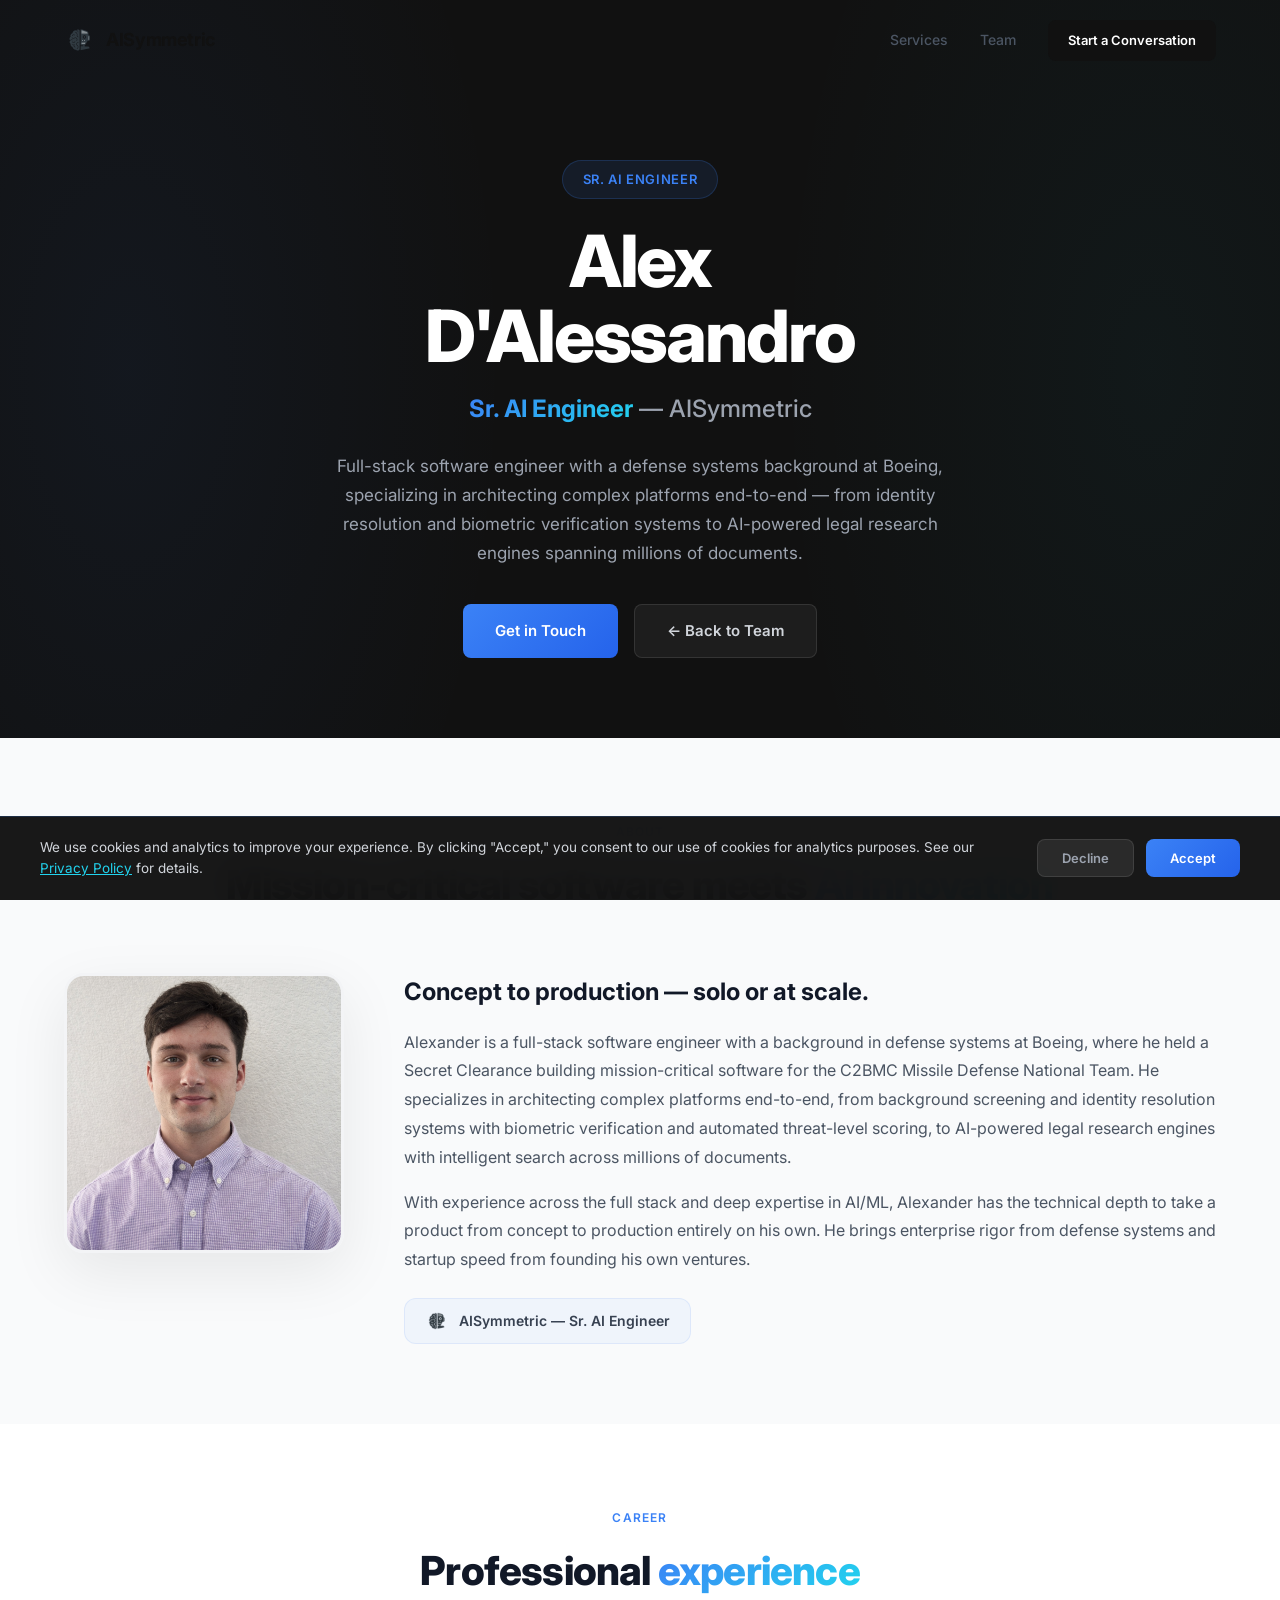
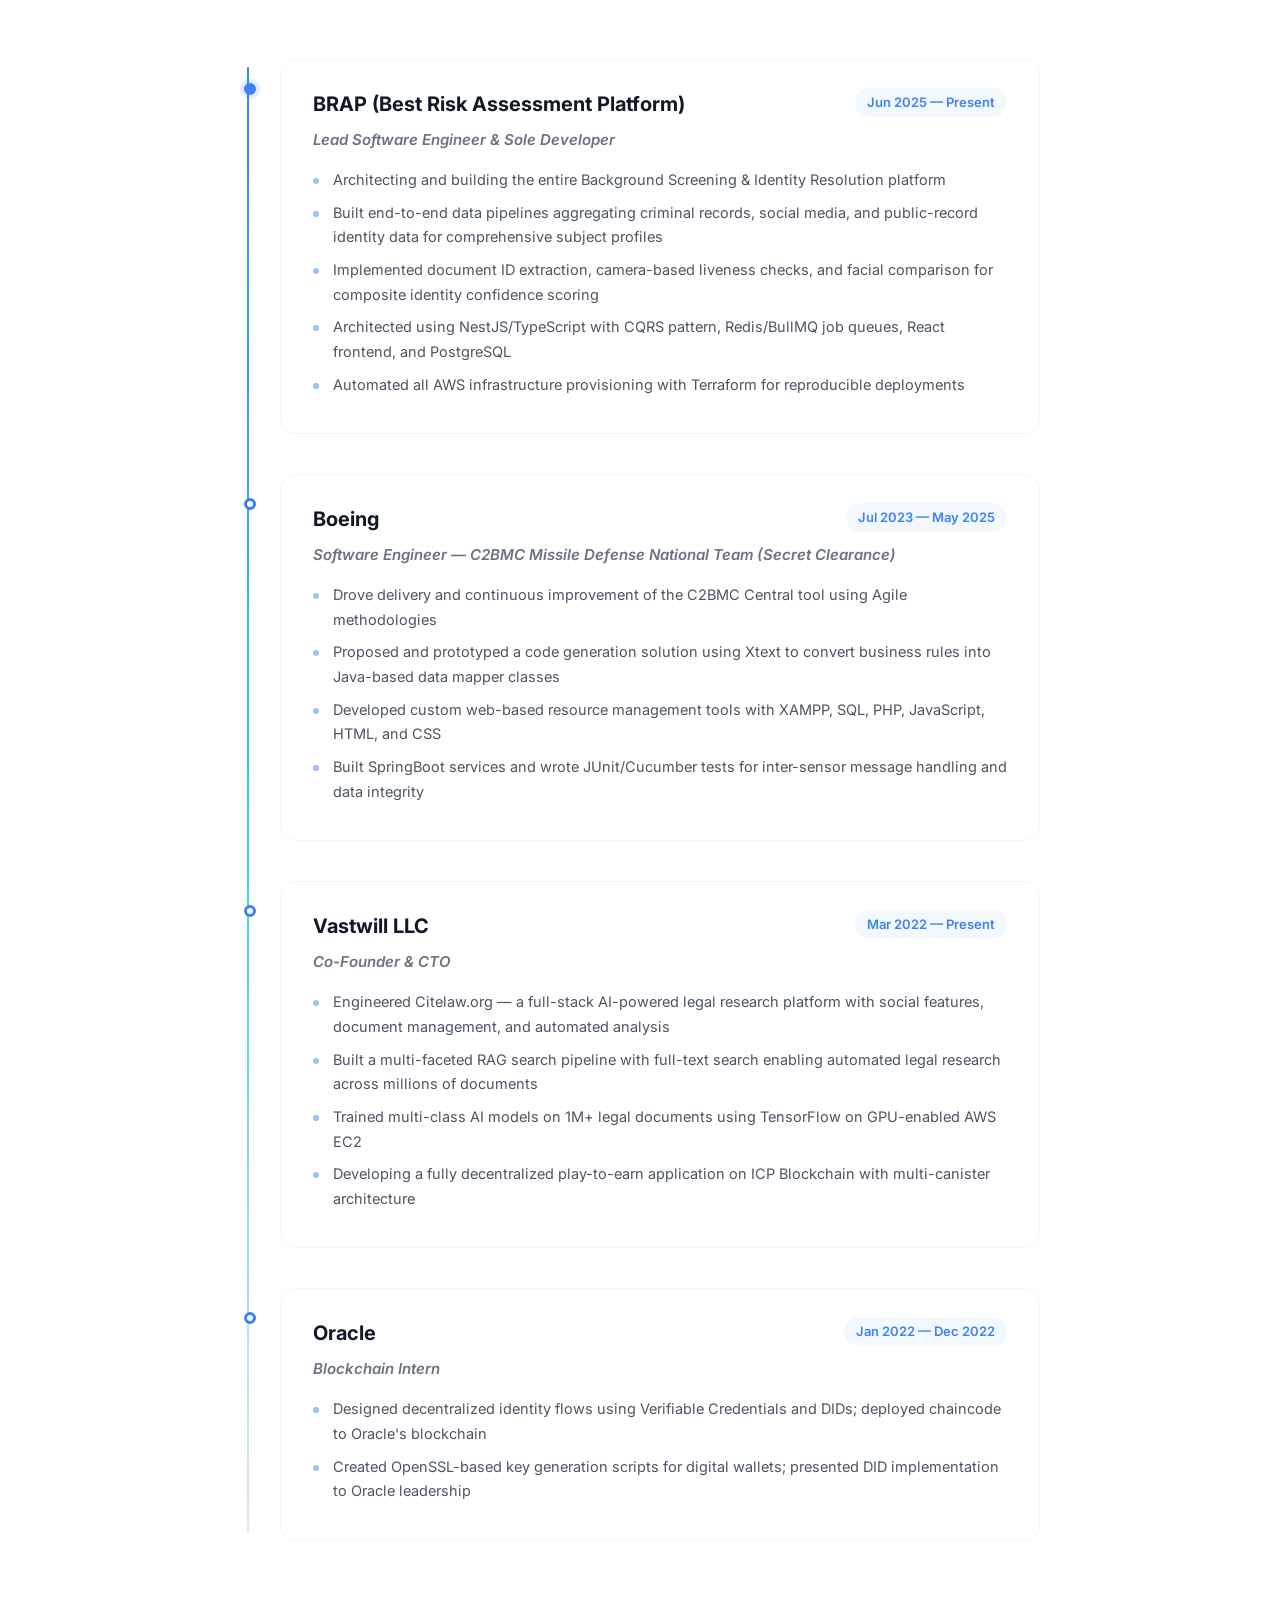
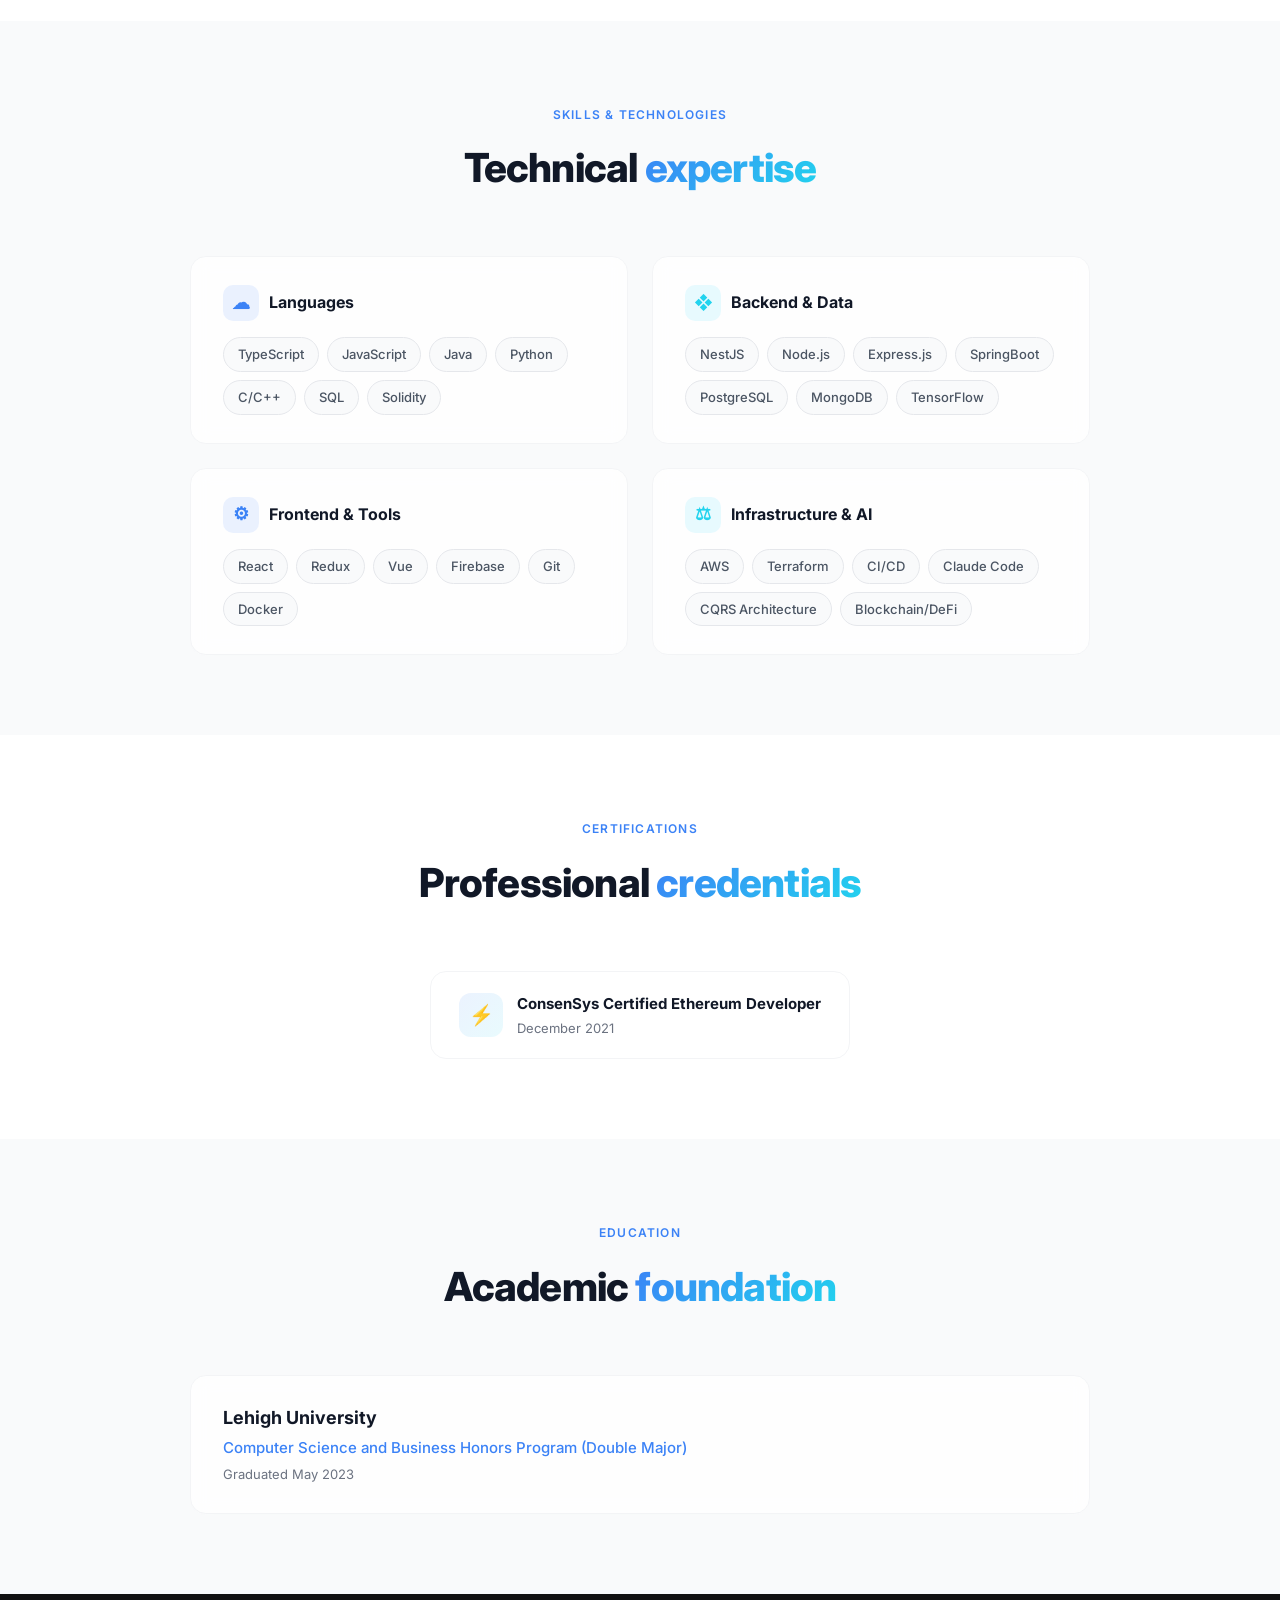
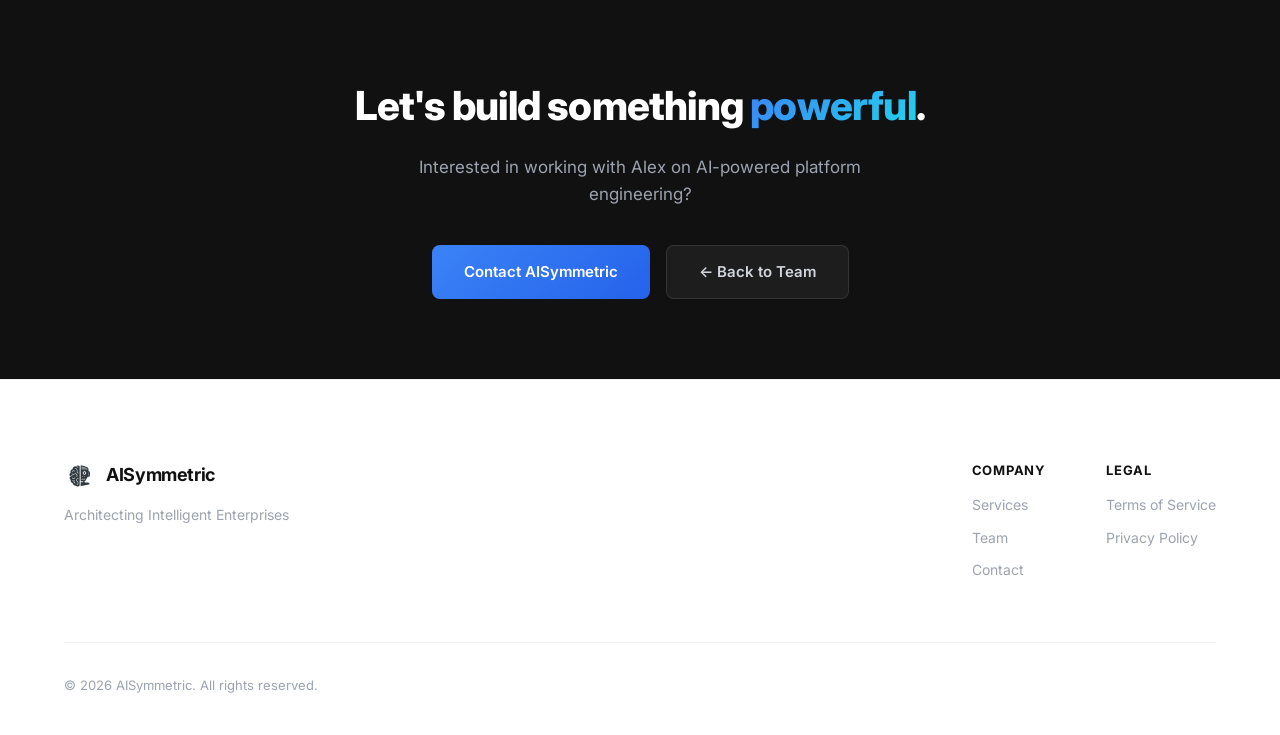
<file: alex.html>
<!DOCTYPE html>
<html lang="en">
<head>
  <meta charset="UTF-8" />
  <meta name="viewport" content="width=device-width, initial-scale=1.0" />
  <!-- Analytics loaded via cookie-consent.js after user consent (ISO 27701) -->
  <title>Alex D'Alessandro — Sr. AI Engineer | AISymmetric</title>
  <meta name="description" content="Alex D'Alessandro — Sr. AI Engineer at AISymmetric. Full-stack engineer with defense systems background at Boeing, specializing in AI-powered platforms and complex system architecture." />
  <link rel="canonical" href="https://aisymmetricsolutions.com/alex" />
  <meta property="og:type" content="profile" />
  <meta property="og:title" content="Alex D'Alessandro — Sr. AI Engineer | AISymmetric" />
  <meta property="og:description" content="Alex D'Alessandro — Sr. AI Engineer at AISymmetric. Full-stack engineer specializing in AI-powered platforms, identity systems, and mission-critical software." />
  <meta property="og:url" content="https://aisymmetricsolutions.com/alex" />
  <meta property="og:image" content="https://aisymmetricsolutions.com/assets/images/Alex D'Alessandro.png" />
  <meta property="og:site_name" content="AISymmetric" />
  <meta name="twitter:card" content="summary" />
  <meta name="twitter:title" content="Alex D'Alessandro — Sr. AI Engineer | AISymmetric" />
  <meta name="twitter:description" content="Alex D'Alessandro — Sr. AI Engineer at AISymmetric. Defense systems background with expertise in AI-powered platforms." />
  <meta name="twitter:image" content="https://aisymmetricsolutions.com/assets/images/Alex D'Alessandro.png" />
  <link rel="preconnect" href="https://fonts.googleapis.com" />
  <link rel="preconnect" href="https://fonts.gstatic.com" crossorigin />
  <link href="https://fonts.googleapis.com/css2?family=Inter:wght@300;400;500;600;700;800;900&display=swap" rel="stylesheet" />
  <link rel="stylesheet" href="styles.css" />
  <link rel="stylesheet" href="resume.css" />
  <link rel="icon" href="assets/images/logo-transparent.png" />
  <script type="application/ld+json">
  {
    "@context": "https://schema.org",
    "@type": "Person",
    "name": "Alex D'Alessandro",
    "jobTitle": "Sr. AI Engineer",
    "worksFor": {"@type": "Organization", "name": "AISymmetric", "url": "https://aisymmetricsolutions.com"},
    "url": "https://aisymmetricsolutions.com/alex",
    "image": "https://aisymmetricsolutions.com/assets/images/Alex D'Alessandro.png"
  }
  </script>
</head>
<body>
  <nav class="nav nav-solid" id="nav">
    <div class="nav-inner">
      <a href="/" class="nav-logo">
        <img src="assets/images/logo-transparent.png" alt="AISymmetric" class="logo-icon" />
        <span>AISymmetric</span>
      </a>
      <div class="nav-links">
        <a href="/#services">Services</a>
        <a href="/#team">Team</a>
        <a href="/#contact" class="nav-cta">Start a Conversation</a>
      </div>
      <button class="nav-toggle" id="nav-toggle" aria-label="Menu">
        <span></span><span></span><span></span>
      </button>
    </div>
  </nav>
  <div class="mobile-menu" id="mobile-menu">
    <a href="/#services">Services</a>
    <a href="/#team">Team</a>
    <a href="/#contact" class="nav-cta">Start a Conversation</a>
  </div>

  <!-- Hero -->
  <section class="resume-hero">
    <div class="container">
      <div class="resume-hero-badge">Sr. AI Engineer</div>
      <h1>Alex<br />D'Alessandro</h1>
      <p class="resume-hero-role"><span>Sr. AI Engineer</span> — AISymmetric</p>
      <p class="resume-hero-tagline">Full-stack software engineer with a defense systems background at Boeing, specializing in architecting complex platforms end-to-end — from identity resolution and biometric verification systems to AI-powered legal research engines spanning millions of documents.</p>
      <div class="resume-hero-actions">
        <a href="/#contact" class="btn-hero-primary">Get in Touch</a>
        <a href="/#team" class="btn-hero-secondary">&#8592; Back to Team</a>
      </div>
    </div>
  </section>

  <!-- About -->
  <section class="resume-section">
    <div class="container">
      <div class="resume-section-header">
        <span class="resume-section-tag">About</span>
        <h2 class="resume-section-title">Mission-critical software meets <span class="gradient-text">AI innovation</span></h2>
      </div>
      <div class="resume-about">
        <div class="resume-about-photo">
          <img src="assets/images/Alex D'Alessandro.png" alt="Alex D'Alessandro" />
        </div>
        <div class="resume-about-text">
          <h3>Concept to production — solo or at scale.</h3>
          <p>Alexander is a full-stack software engineer with a background in defense systems at Boeing, where he held a Secret Clearance building mission-critical software for the C2BMC Missile Defense National Team. He specializes in architecting complex platforms end-to-end, from background screening and identity resolution systems with biometric verification and automated threat-level scoring, to AI-powered legal research engines with intelligent search across millions of documents.</p>
          <p>With experience across the full stack and deep expertise in AI/ML, Alexander has the technical depth to take a product from concept to production entirely on his own. He brings enterprise rigor from defense systems and startup speed from founding his own ventures.</p>
          <div class="resume-about-company">
            <img src="assets/images/logo-transparent.png" alt="AISymmetric" />
            <span>AISymmetric — Sr. AI Engineer</span>
          </div>
        </div>
      </div>
    </div>
  </section>

  <!-- Experience -->
  <section class="resume-section">
    <div class="container">
      <div class="resume-section-header">
        <span class="resume-section-tag">Career</span>
        <h2 class="resume-section-title">Professional <span class="gradient-text">experience</span></h2>
      </div>
      <div class="resume-timeline">
        <div class="resume-timeline-item">
          <div class="resume-timeline-card">
            <div class="resume-timeline-header">
              <span class="resume-timeline-company">BRAP (Best Risk Assessment Platform)</span>
              <span class="resume-timeline-dates">Jun 2025 — Present</span>
            </div>
            <div class="resume-timeline-role">Lead Software Engineer & Sole Developer</div>
            <ul class="resume-timeline-bullets">
              <li>Architecting and building the entire Background Screening & Identity Resolution platform</li>
              <li>Built end-to-end data pipelines aggregating criminal records, social media, and public-record identity data for comprehensive subject profiles</li>
              <li>Implemented document ID extraction, camera-based liveness checks, and facial comparison for composite identity confidence scoring</li>
              <li>Architected using NestJS/TypeScript with CQRS pattern, Redis/BullMQ job queues, React frontend, and PostgreSQL</li>
              <li>Automated all AWS infrastructure provisioning with Terraform for reproducible deployments</li>
            </ul>
          </div>
        </div>
        <div class="resume-timeline-item">
          <div class="resume-timeline-card">
            <div class="resume-timeline-header">
              <span class="resume-timeline-company">Boeing</span>
              <span class="resume-timeline-dates">Jul 2023 — May 2025</span>
            </div>
            <div class="resume-timeline-role">Software Engineer — C2BMC Missile Defense National Team (Secret Clearance)</div>
            <ul class="resume-timeline-bullets">
              <li>Drove delivery and continuous improvement of the C2BMC Central tool using Agile methodologies</li>
              <li>Proposed and prototyped a code generation solution using Xtext to convert business rules into Java-based data mapper classes</li>
              <li>Developed custom web-based resource management tools with XAMPP, SQL, PHP, JavaScript, HTML, and CSS</li>
              <li>Built SpringBoot services and wrote JUnit/Cucumber tests for inter-sensor message handling and data integrity</li>
            </ul>
          </div>
        </div>
        <div class="resume-timeline-item">
          <div class="resume-timeline-card">
            <div class="resume-timeline-header">
              <span class="resume-timeline-company">Vastwill LLC</span>
              <span class="resume-timeline-dates">Mar 2022 — Present</span>
            </div>
            <div class="resume-timeline-role">Co-Founder & CTO</div>
            <ul class="resume-timeline-bullets">
              <li>Engineered Citelaw.org — a full-stack AI-powered legal research platform with social features, document management, and automated analysis</li>
              <li>Built a multi-faceted RAG search pipeline with full-text search enabling automated legal research across millions of documents</li>
              <li>Trained multi-class AI models on 1M+ legal documents using TensorFlow on GPU-enabled AWS EC2</li>
              <li>Developing a fully decentralized play-to-earn application on ICP Blockchain with multi-canister architecture</li>
            </ul>
          </div>
        </div>
        <div class="resume-timeline-item">
          <div class="resume-timeline-card">
            <div class="resume-timeline-header">
              <span class="resume-timeline-company">Oracle</span>
              <span class="resume-timeline-dates">Jan 2022 — Dec 2022</span>
            </div>
            <div class="resume-timeline-role">Blockchain Intern</div>
            <ul class="resume-timeline-bullets">
              <li>Designed decentralized identity flows using Verifiable Credentials and DIDs; deployed chaincode to Oracle's blockchain</li>
              <li>Created OpenSSL-based key generation scripts for digital wallets; presented DID implementation to Oracle leadership</li>
            </ul>
          </div>
        </div>
      </div>
    </div>
  </section>

  <!-- Skills -->
  <section class="resume-section">
    <div class="container">
      <div class="resume-section-header">
        <span class="resume-section-tag">Skills & Technologies</span>
        <h2 class="resume-section-title">Technical <span class="gradient-text">expertise</span></h2>
      </div>
      <div class="resume-skills-grid">
        <div class="resume-skill-card">
          <h4><span class="skill-icon skill-icon-blue">&#9729;</span> Languages</h4>
          <div class="resume-skill-tags">
            <span class="resume-skill-tag">TypeScript</span>
            <span class="resume-skill-tag">JavaScript</span>
            <span class="resume-skill-tag">Java</span>
            <span class="resume-skill-tag">Python</span>
            <span class="resume-skill-tag">C/C++</span>
            <span class="resume-skill-tag">SQL</span>
            <span class="resume-skill-tag">Solidity</span>
          </div>
        </div>
        <div class="resume-skill-card">
          <h4><span class="skill-icon skill-icon-cyan">&#10070;</span> Backend & Data</h4>
          <div class="resume-skill-tags">
            <span class="resume-skill-tag">NestJS</span>
            <span class="resume-skill-tag">Node.js</span>
            <span class="resume-skill-tag">Express.js</span>
            <span class="resume-skill-tag">SpringBoot</span>
            <span class="resume-skill-tag">PostgreSQL</span>
            <span class="resume-skill-tag">MongoDB</span>
            <span class="resume-skill-tag">TensorFlow</span>
          </div>
        </div>
        <div class="resume-skill-card">
          <h4><span class="skill-icon skill-icon-blue">&#9881;</span> Frontend & Tools</h4>
          <div class="resume-skill-tags">
            <span class="resume-skill-tag">React</span>
            <span class="resume-skill-tag">Redux</span>
            <span class="resume-skill-tag">Vue</span>
            <span class="resume-skill-tag">Firebase</span>
            <span class="resume-skill-tag">Git</span>
            <span class="resume-skill-tag">Docker</span>
          </div>
        </div>
        <div class="resume-skill-card">
          <h4><span class="skill-icon skill-icon-cyan">&#9878;</span> Infrastructure & AI</h4>
          <div class="resume-skill-tags">
            <span class="resume-skill-tag">AWS</span>
            <span class="resume-skill-tag">Terraform</span>
            <span class="resume-skill-tag">CI/CD</span>
            <span class="resume-skill-tag">Claude Code</span>
            <span class="resume-skill-tag">CQRS Architecture</span>
            <span class="resume-skill-tag">Blockchain/DeFi</span>
          </div>
        </div>
      </div>
    </div>
  </section>

  <!-- Certifications -->
  <section class="resume-section">
    <div class="container">
      <div class="resume-section-header">
        <span class="resume-section-tag">Certifications</span>
        <h2 class="resume-section-title">Professional <span class="gradient-text">credentials</span></h2>
      </div>
      <div class="resume-certs">
        <div class="resume-cert-badge">
          <div class="resume-cert-icon">&#9889;</div>
          <div class="resume-cert-info">
            <h4>ConsenSys Certified Ethereum Developer</h4>
            <p>December 2021</p>
          </div>
        </div>
      </div>
    </div>
  </section>

  <!-- Education -->
  <section class="resume-section">
    <div class="container">
      <div class="resume-section-header">
        <span class="resume-section-tag">Education</span>
        <h2 class="resume-section-title">Academic <span class="gradient-text">foundation</span></h2>
      </div>
      <div class="resume-education">
        <div class="resume-edu-card">
          <h4>Lehigh University</h4>
          <div class="edu-degree">Computer Science and Business Honors Program (Double Major)</div>
          <div class="edu-date">Graduated May 2023</div>
        </div>
      </div>
    </div>
  </section>

  <!-- Contact -->
  <section class="resume-contact">
    <div class="container">
      <h2>Let's build something <span class="gradient-text">powerful</span>.</h2>
      <p>Interested in working with Alex on AI-powered platform engineering?</p>
      <div class="resume-contact-links">
        <a href="/#contact" class="btn-hero-primary">Contact AISymmetric</a>
        <a href="/#team" class="btn-hero-secondary">&#8592; Back to Team</a>
      </div>
    </div>
  </section>

  <!-- Footer -->
  <footer class="footer">
    <div class="container">
      <div class="footer-inner">
        <div class="footer-brand">
          <a href="/" class="nav-logo">
            <img src="assets/images/logo-transparent.png" alt="AISymmetric" class="logo-icon" />
            <span>AISymmetric</span>
          </a>
          <p class="footer-tagline">Architecting Intelligent Enterprises</p>
        </div>
        <div class="footer-links">
          <div class="footer-col">
            <h5>Company</h5>
            <a href="/#services">Services</a>
            <a href="/#team">Team</a>
            <a href="/#contact">Contact</a>
          </div>
          <div class="footer-col">
            <h5>Legal</h5>
            <a href="/terms#terms-of-service">Terms of Service</a>
            <a href="/terms#privacy-policy">Privacy Policy</a>
          </div>
        </div>
      </div>
      <div class="footer-bottom">
        <p>&copy; 2026 AISymmetric. All rights reserved.</p>
      </div>
    </div>
  </footer>

  <script>
    const navToggle = document.getElementById('nav-toggle');
    const mobileMenu = document.getElementById('mobile-menu');
    if (navToggle) {
      navToggle.addEventListener('click', () => {
        mobileMenu.classList.toggle('active');
        navToggle.classList.toggle('active');
      });
    }
  </script>
<script src="cookie-consent.js"></script>
</body>
</html>
</file>
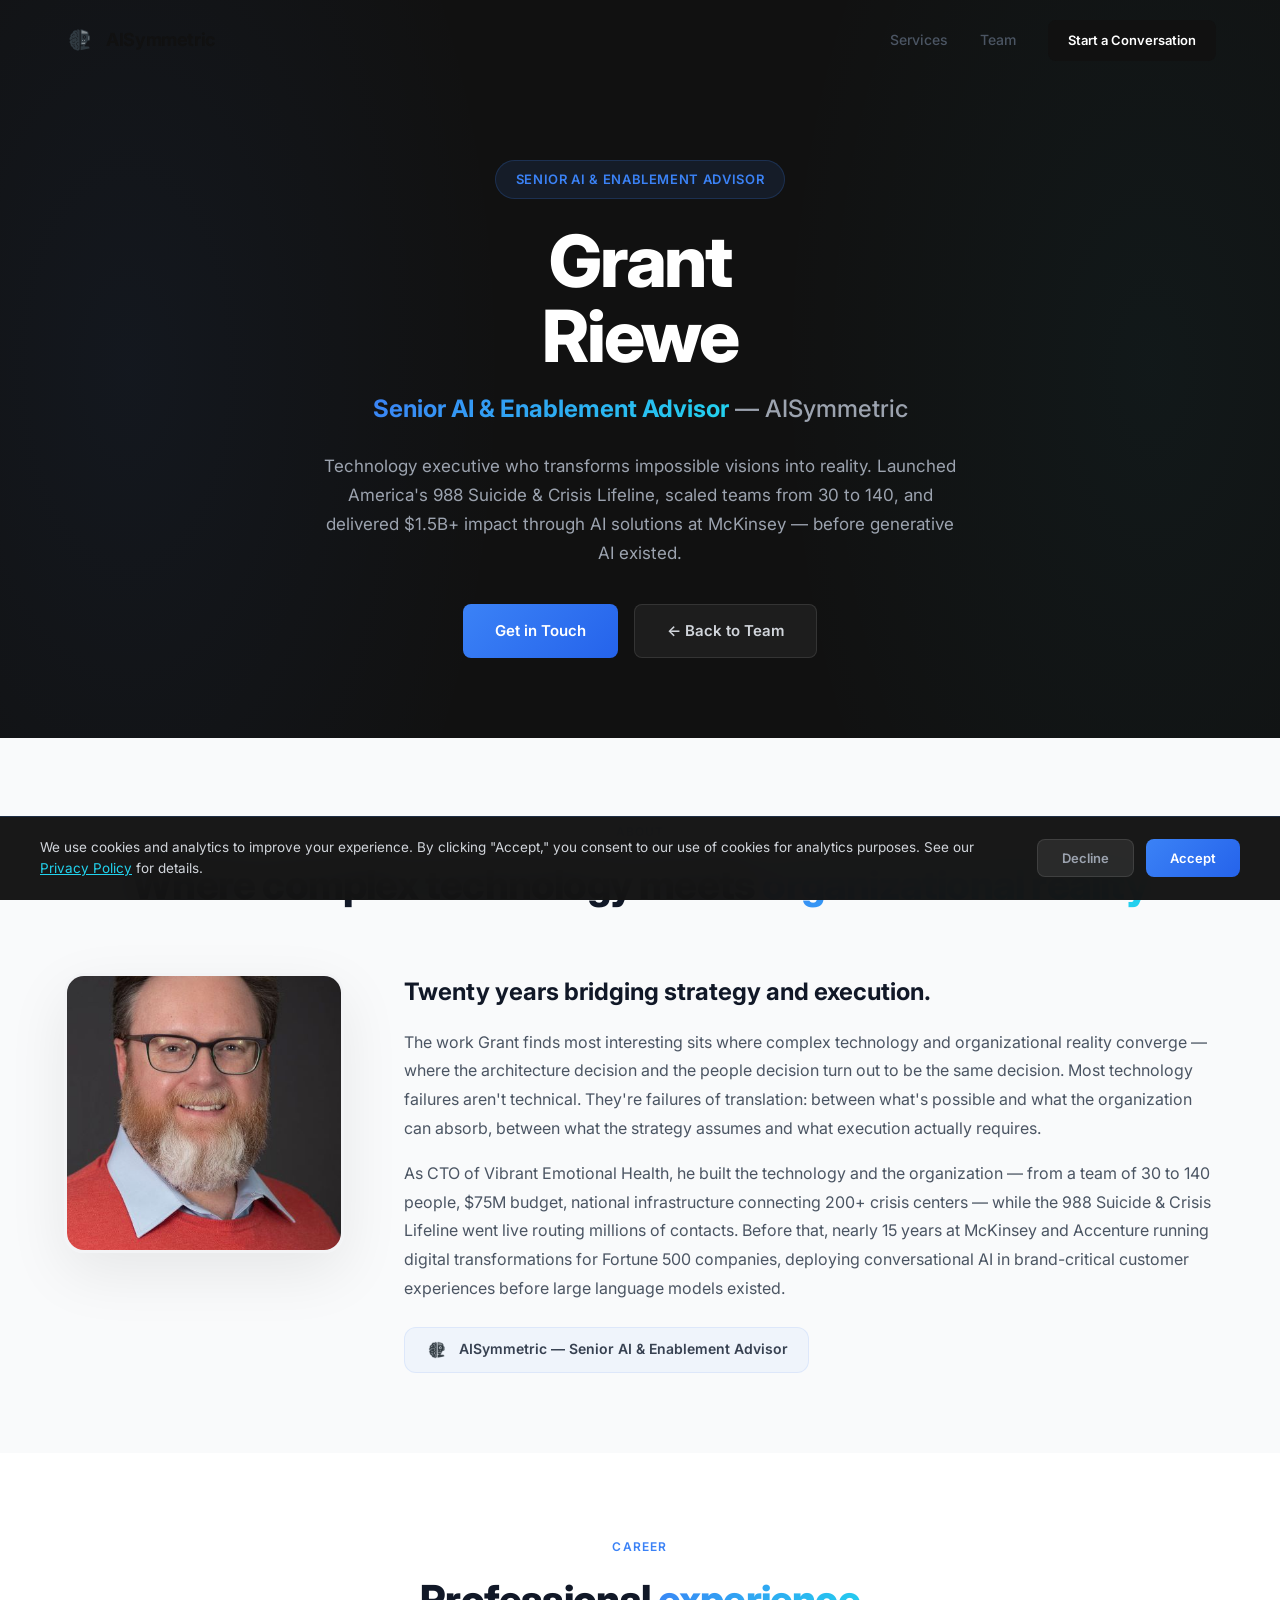
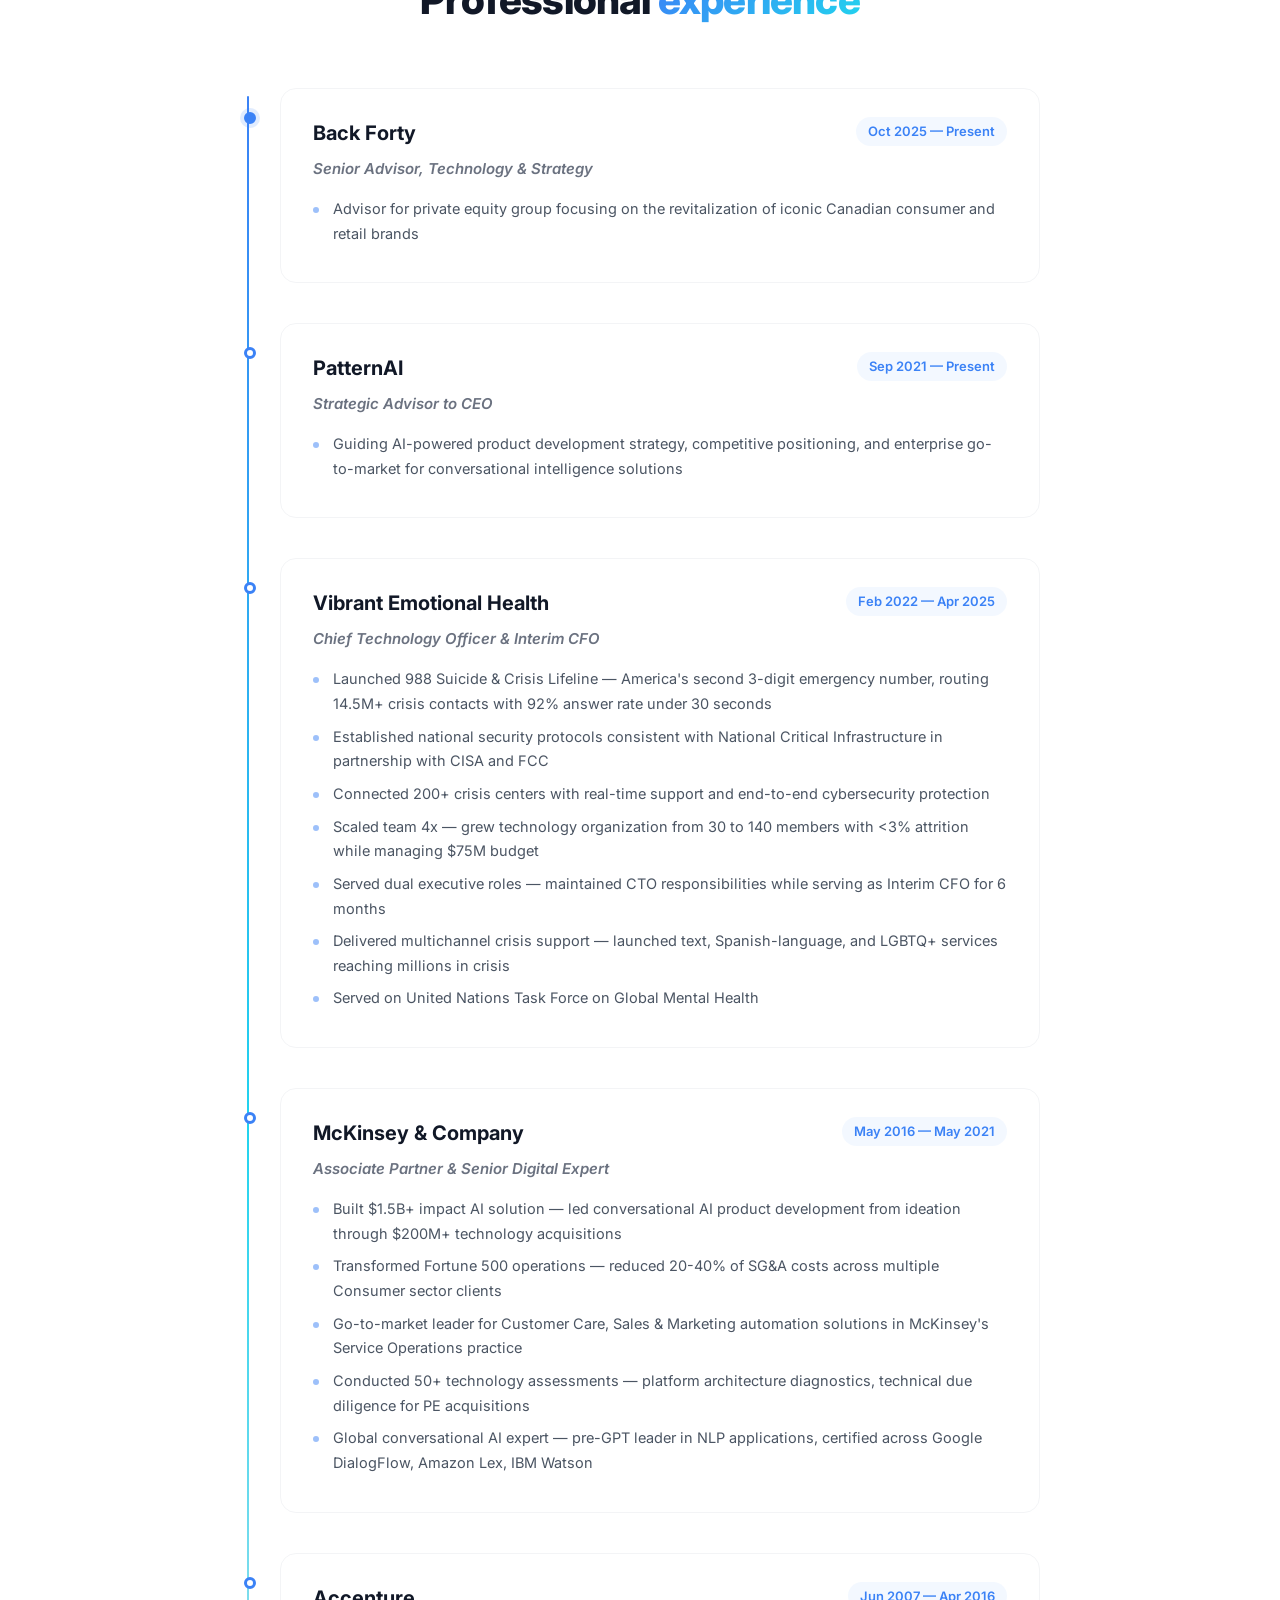
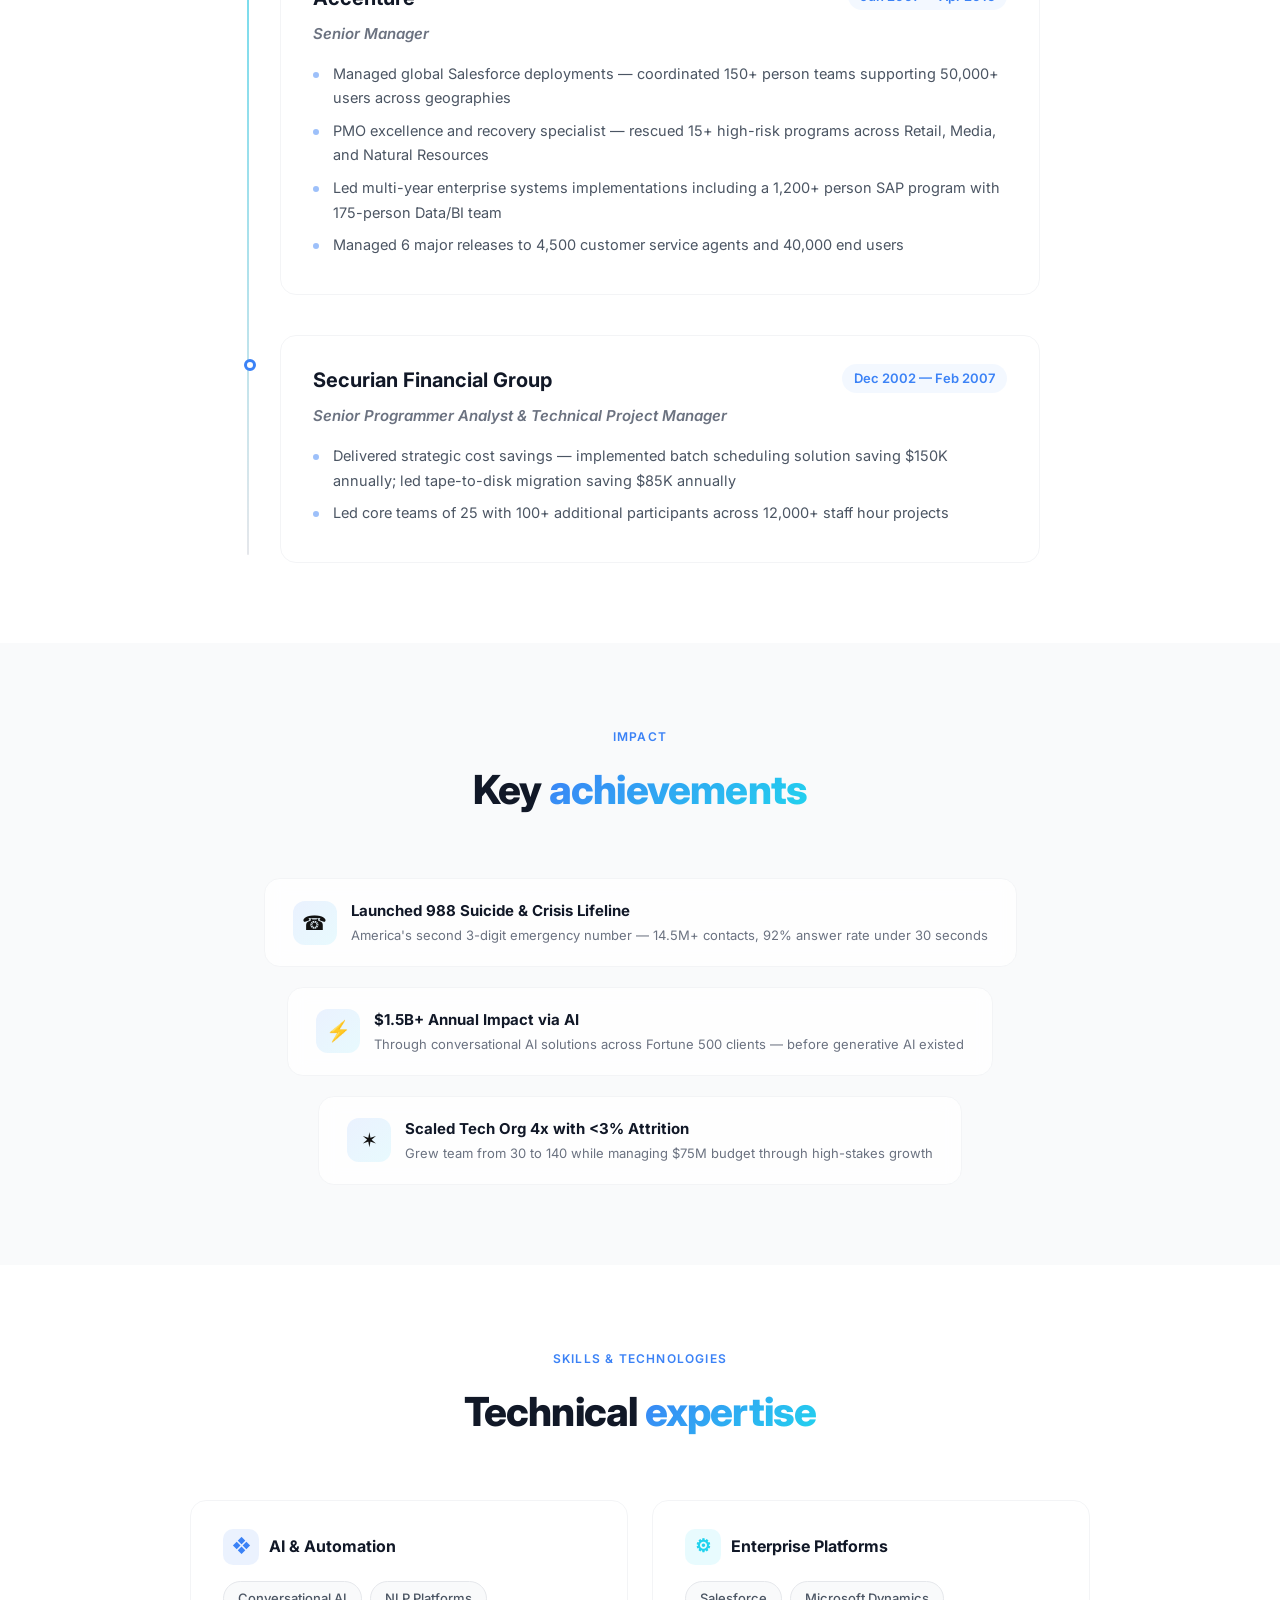
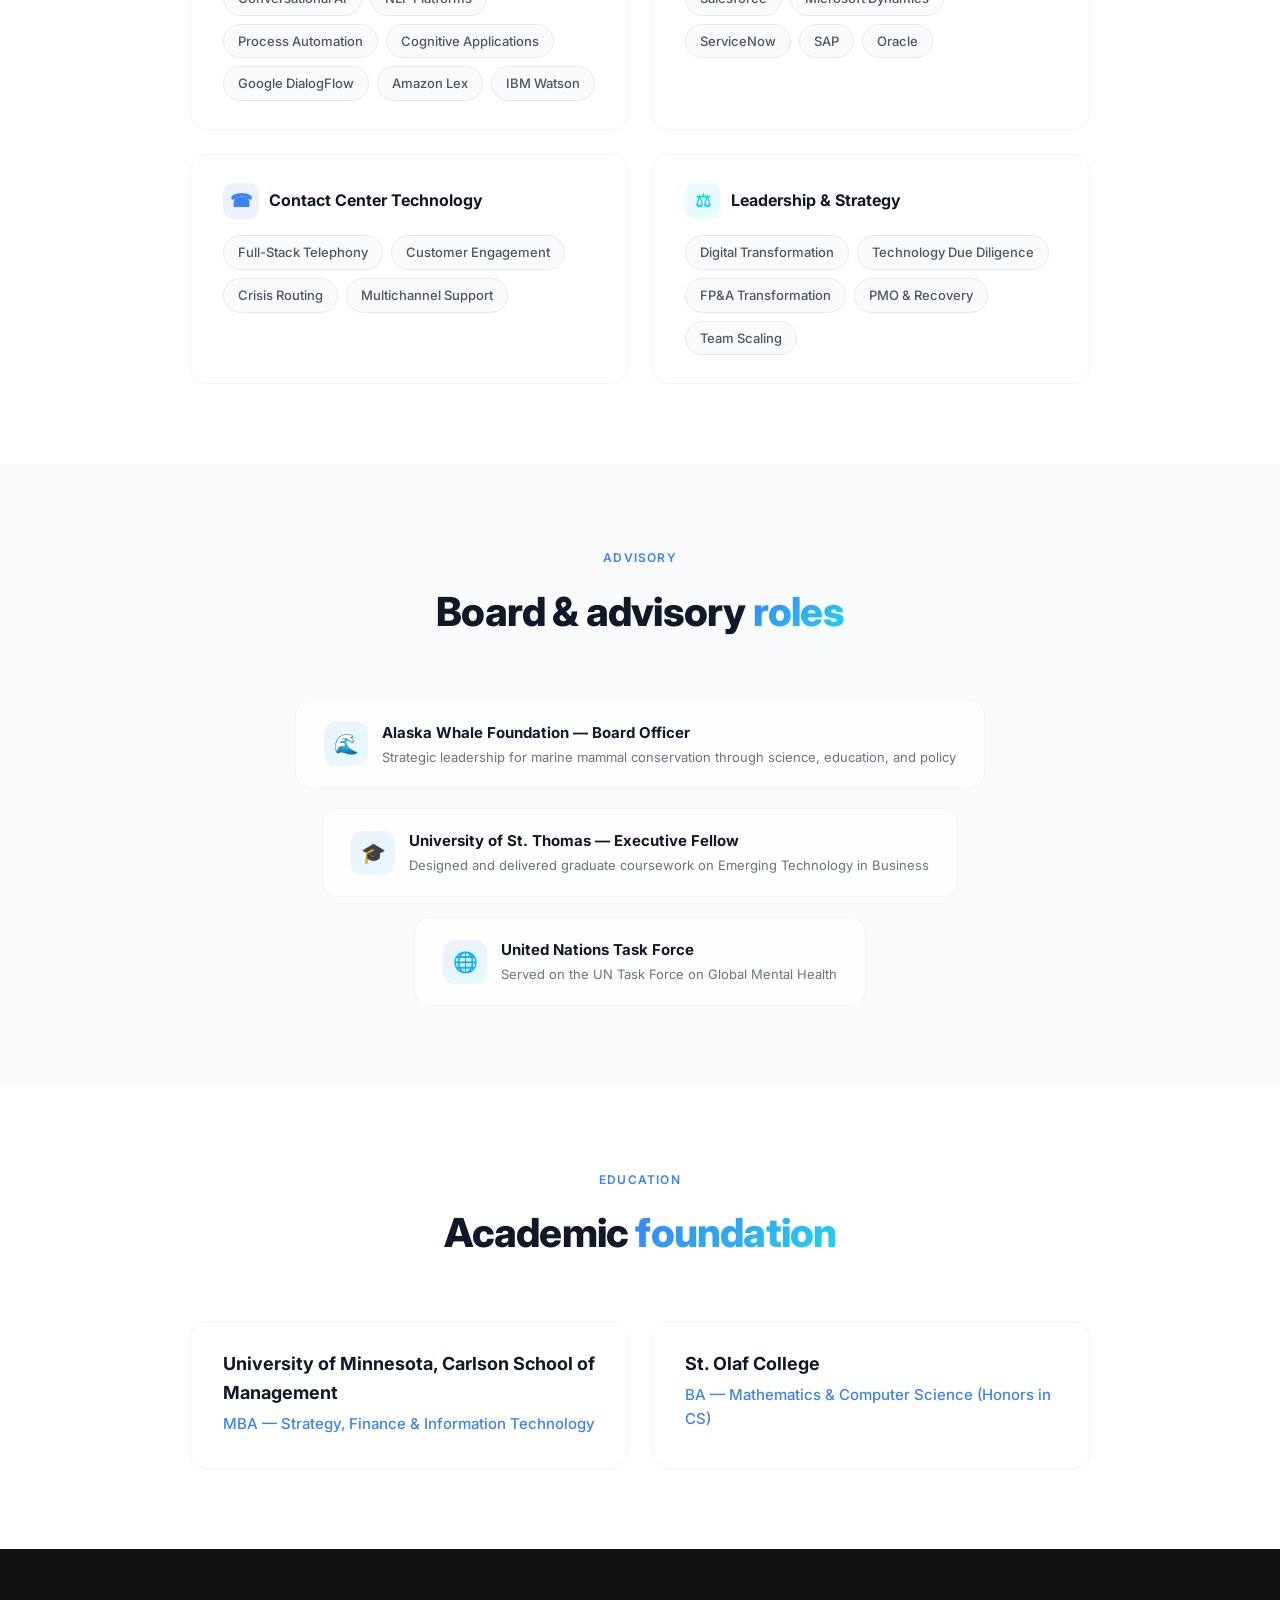
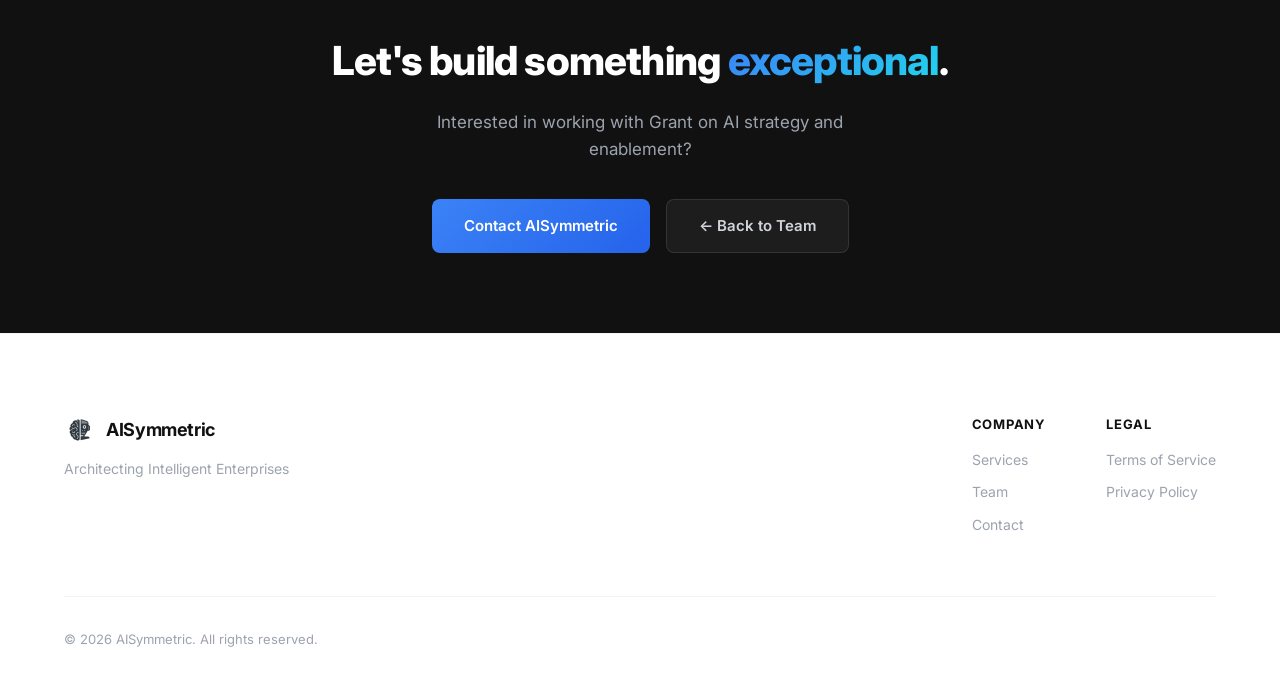
<file: grant.html>
<!DOCTYPE html>
<html lang="en">
<head>
  <meta charset="UTF-8" />
  <meta name="viewport" content="width=device-width, initial-scale=1.0" />
  <!-- Analytics loaded via cookie-consent.js after user consent (ISO 27701) -->
  <title>Grant Riewe — Senior AI & Enablement Advisor | AISymmetric</title>
  <meta name="description" content="Grant Riewe — Senior AI & Enablement Advisor at AISymmetric. Technology executive who launched America's 988 Suicide & Crisis Lifeline and delivered $1.5B+ impact through AI solutions at McKinsey." />
  <link rel="canonical" href="https://aisymmetricsolutions.com/grant" />
  <meta property="og:type" content="profile" />
  <meta property="og:title" content="Grant Riewe — Senior AI & Enablement Advisor | AISymmetric" />
  <meta property="og:description" content="Technology executive who launched America's 988 Suicide & Crisis Lifeline. McKinsey Associate Partner who translated AI strategies into $1.5B+ enterprise value." />
  <meta property="og:url" content="https://aisymmetricsolutions.com/grant" />
  <meta property="og:image" content="https://aisymmetricsolutions.com/assets/images/Grant Riewe.jpg" />
  <meta property="og:site_name" content="AISymmetric" />
  <meta name="twitter:card" content="summary" />
  <meta name="twitter:title" content="Grant Riewe — Senior AI & Enablement Advisor | AISymmetric" />
  <meta name="twitter:description" content="Technology executive who launched 988 and delivered $1.5B+ impact through AI at McKinsey. Now advising on AI enablement at AISymmetric." />
  <meta name="twitter:image" content="https://aisymmetricsolutions.com/assets/images/Grant Riewe.jpg" />
  <link rel="preconnect" href="https://fonts.googleapis.com" />
  <link rel="preconnect" href="https://fonts.gstatic.com" crossorigin />
  <link href="https://fonts.googleapis.com/css2?family=Inter:wght@300;400;500;600;700;800;900&display=swap" rel="stylesheet" />
  <link rel="stylesheet" href="styles.css" />
  <link rel="stylesheet" href="resume.css" />
  <link rel="icon" href="assets/images/logo-transparent.png" />
  <script type="application/ld+json">
  {
    "@context": "https://schema.org",
    "@type": "Person",
    "name": "Grant Riewe",
    "jobTitle": "Senior AI & Enablement Advisor",
    "worksFor": {"@type": "Organization", "name": "AISymmetric", "url": "https://aisymmetricsolutions.com"},
    "url": "https://aisymmetricsolutions.com/grant",
    "image": "https://aisymmetricsolutions.com/assets/images/Grant Riewe.jpg",
    "alumniOf": [
      {"@type": "CollegeOrUniversity", "name": "University of Minnesota, Carlson School of Management"},
      {"@type": "CollegeOrUniversity", "name": "St. Olaf College"}
    ]
  }
  </script>
</head>
<body>
  <nav class="nav nav-solid" id="nav">
    <div class="nav-inner">
      <a href="/" class="nav-logo">
        <img src="assets/images/logo-transparent.png" alt="AISymmetric" class="logo-icon" />
        <span>AISymmetric</span>
      </a>
      <div class="nav-links">
        <a href="/#services">Services</a>
        <a href="/#team">Team</a>
        <a href="/#contact" class="nav-cta">Start a Conversation</a>
      </div>
      <button class="nav-toggle" id="nav-toggle" aria-label="Menu">
        <span></span><span></span><span></span>
      </button>
    </div>
  </nav>
  <div class="mobile-menu" id="mobile-menu">
    <a href="/#services">Services</a>
    <a href="/#team">Team</a>
    <a href="/#contact" class="nav-cta">Start a Conversation</a>
  </div>

  <!-- Hero -->
  <section class="resume-hero">
    <div class="container">
      <div class="resume-hero-badge">Senior AI & Enablement Advisor</div>
      <h1>Grant<br />Riewe</h1>
      <p class="resume-hero-role"><span>Senior AI & Enablement Advisor</span> — AISymmetric</p>
      <p class="resume-hero-tagline">Technology executive who transforms impossible visions into reality. Launched America's 988 Suicide & Crisis Lifeline, scaled teams from 30 to 140, and delivered $1.5B+ impact through AI solutions at McKinsey — before generative AI existed.</p>
      <div class="resume-hero-actions">
        <a href="/#contact" class="btn-hero-primary">Get in Touch</a>
        <a href="/#team" class="btn-hero-secondary">&#8592; Back to Team</a>
      </div>
    </div>
  </section>

  <!-- About -->
  <section class="resume-section">
    <div class="container">
      <div class="resume-section-header">
        <span class="resume-section-tag">About</span>
        <h2 class="resume-section-title">Where complex technology meets <span class="gradient-text">organizational reality</span></h2>
      </div>
      <div class="resume-about">
        <div class="resume-about-photo">
          <img src="assets/images/Grant Riewe.jpg" alt="Grant Riewe" />
        </div>
        <div class="resume-about-text">
          <h3>Twenty years bridging strategy and execution.</h3>
          <p>The work Grant finds most interesting sits where complex technology and organizational reality converge — where the architecture decision and the people decision turn out to be the same decision. Most technology failures aren't technical. They're failures of translation: between what's possible and what the organization can absorb, between what the strategy assumes and what execution actually requires.</p>
          <p>As CTO of Vibrant Emotional Health, he built the technology and the organization — from a team of 30 to 140 people, $75M budget, national infrastructure connecting 200+ crisis centers — while the 988 Suicide & Crisis Lifeline went live routing millions of contacts. Before that, nearly 15 years at McKinsey and Accenture running digital transformations for Fortune 500 companies, deploying conversational AI in brand-critical customer experiences before large language models existed.</p>
          <div class="resume-about-company">
            <img src="assets/images/logo-transparent.png" alt="AISymmetric" />
            <span>AISymmetric — Senior AI & Enablement Advisor</span>
          </div>
        </div>
      </div>
    </div>
  </section>

  <!-- Experience -->
  <section class="resume-section">
    <div class="container">
      <div class="resume-section-header">
        <span class="resume-section-tag">Career</span>
        <h2 class="resume-section-title">Professional <span class="gradient-text">experience</span></h2>
      </div>
      <div class="resume-timeline">
        <div class="resume-timeline-item">
          <div class="resume-timeline-card">
            <div class="resume-timeline-header">
              <span class="resume-timeline-company">Back Forty</span>
              <span class="resume-timeline-dates">Oct 2025 — Present</span>
            </div>
            <div class="resume-timeline-role">Senior Advisor, Technology & Strategy</div>
            <ul class="resume-timeline-bullets">
              <li>Advisor for private equity group focusing on the revitalization of iconic Canadian consumer and retail brands</li>
            </ul>
          </div>
        </div>
        <div class="resume-timeline-item">
          <div class="resume-timeline-card">
            <div class="resume-timeline-header">
              <span class="resume-timeline-company">PatternAI</span>
              <span class="resume-timeline-dates">Sep 2021 — Present</span>
            </div>
            <div class="resume-timeline-role">Strategic Advisor to CEO</div>
            <ul class="resume-timeline-bullets">
              <li>Guiding AI-powered product development strategy, competitive positioning, and enterprise go-to-market for conversational intelligence solutions</li>
            </ul>
          </div>
        </div>
        <div class="resume-timeline-item">
          <div class="resume-timeline-card">
            <div class="resume-timeline-header">
              <span class="resume-timeline-company">Vibrant Emotional Health</span>
              <span class="resume-timeline-dates">Feb 2022 — Apr 2025</span>
            </div>
            <div class="resume-timeline-role">Chief Technology Officer & Interim CFO</div>
            <ul class="resume-timeline-bullets">
              <li>Launched 988 Suicide & Crisis Lifeline — America's second 3-digit emergency number, routing 14.5M+ crisis contacts with 92% answer rate under 30 seconds</li>
              <li>Established national security protocols consistent with National Critical Infrastructure in partnership with CISA and FCC</li>
              <li>Connected 200+ crisis centers with real-time support and end-to-end cybersecurity protection</li>
              <li>Scaled team 4x — grew technology organization from 30 to 140 members with &lt;3% attrition while managing $75M budget</li>
              <li>Served dual executive roles — maintained CTO responsibilities while serving as Interim CFO for 6 months</li>
              <li>Delivered multichannel crisis support — launched text, Spanish-language, and LGBTQ+ services reaching millions in crisis</li>
              <li>Served on United Nations Task Force on Global Mental Health</li>
            </ul>
          </div>
        </div>
        <div class="resume-timeline-item">
          <div class="resume-timeline-card">
            <div class="resume-timeline-header">
              <span class="resume-timeline-company">McKinsey & Company</span>
              <span class="resume-timeline-dates">May 2016 — May 2021</span>
            </div>
            <div class="resume-timeline-role">Associate Partner & Senior Digital Expert</div>
            <ul class="resume-timeline-bullets">
              <li>Built $1.5B+ impact AI solution — led conversational AI product development from ideation through $200M+ technology acquisitions</li>
              <li>Transformed Fortune 500 operations — reduced 20-40% of SG&A costs across multiple Consumer sector clients</li>
              <li>Go-to-market leader for Customer Care, Sales & Marketing automation solutions in McKinsey's Service Operations practice</li>
              <li>Conducted 50+ technology assessments — platform architecture diagnostics, technical due diligence for PE acquisitions</li>
              <li>Global conversational AI expert — pre-GPT leader in NLP applications, certified across Google DialogFlow, Amazon Lex, IBM Watson</li>
            </ul>
          </div>
        </div>
        <div class="resume-timeline-item">
          <div class="resume-timeline-card">
            <div class="resume-timeline-header">
              <span class="resume-timeline-company">Accenture</span>
              <span class="resume-timeline-dates">Jun 2007 — Apr 2016</span>
            </div>
            <div class="resume-timeline-role">Senior Manager</div>
            <ul class="resume-timeline-bullets">
              <li>Managed global Salesforce deployments — coordinated 150+ person teams supporting 50,000+ users across geographies</li>
              <li>PMO excellence and recovery specialist — rescued 15+ high-risk programs across Retail, Media, and Natural Resources</li>
              <li>Led multi-year enterprise systems implementations including a 1,200+ person SAP program with 175-person Data/BI team</li>
              <li>Managed 6 major releases to 4,500 customer service agents and 40,000 end users</li>
            </ul>
          </div>
        </div>
        <div class="resume-timeline-item">
          <div class="resume-timeline-card">
            <div class="resume-timeline-header">
              <span class="resume-timeline-company">Securian Financial Group</span>
              <span class="resume-timeline-dates">Dec 2002 — Feb 2007</span>
            </div>
            <div class="resume-timeline-role">Senior Programmer Analyst & Technical Project Manager</div>
            <ul class="resume-timeline-bullets">
              <li>Delivered strategic cost savings — implemented batch scheduling solution saving $150K annually; led tape-to-disk migration saving $85K annually</li>
              <li>Led core teams of 25 with 100+ additional participants across 12,000+ staff hour projects</li>
            </ul>
          </div>
        </div>
      </div>
    </div>
  </section>

  <!-- Key Achievements -->
  <section class="resume-section">
    <div class="container">
      <div class="resume-section-header">
        <span class="resume-section-tag">Impact</span>
        <h2 class="resume-section-title">Key <span class="gradient-text">achievements</span></h2>
      </div>
      <div class="resume-certs">
        <div class="resume-cert-badge">
          <div class="resume-cert-icon">&#9742;</div>
          <div class="resume-cert-info">
            <h4>Launched 988 Suicide & Crisis Lifeline</h4>
            <p>America's second 3-digit emergency number — 14.5M+ contacts, 92% answer rate under 30 seconds</p>
          </div>
        </div>
        <div class="resume-cert-badge">
          <div class="resume-cert-icon">&#9889;</div>
          <div class="resume-cert-info">
            <h4>$1.5B+ Annual Impact via AI</h4>
            <p>Through conversational AI solutions across Fortune 500 clients — before generative AI existed</p>
          </div>
        </div>
        <div class="resume-cert-badge">
          <div class="resume-cert-icon">&#10038;</div>
          <div class="resume-cert-info">
            <h4>Scaled Tech Org 4x with &lt;3% Attrition</h4>
            <p>Grew team from 30 to 140 while managing $75M budget through high-stakes growth</p>
          </div>
        </div>
      </div>
    </div>
  </section>

  <!-- Skills -->
  <section class="resume-section">
    <div class="container">
      <div class="resume-section-header">
        <span class="resume-section-tag">Skills & Technologies</span>
        <h2 class="resume-section-title">Technical <span class="gradient-text">expertise</span></h2>
      </div>
      <div class="resume-skills-grid">
        <div class="resume-skill-card">
          <h4><span class="skill-icon skill-icon-blue">&#10070;</span> AI & Automation</h4>
          <div class="resume-skill-tags">
            <span class="resume-skill-tag">Conversational AI</span>
            <span class="resume-skill-tag">NLP Platforms</span>
            <span class="resume-skill-tag">Process Automation</span>
            <span class="resume-skill-tag">Cognitive Applications</span>
            <span class="resume-skill-tag">Google DialogFlow</span>
            <span class="resume-skill-tag">Amazon Lex</span>
            <span class="resume-skill-tag">IBM Watson</span>
          </div>
        </div>
        <div class="resume-skill-card">
          <h4><span class="skill-icon skill-icon-cyan">&#9881;</span> Enterprise Platforms</h4>
          <div class="resume-skill-tags">
            <span class="resume-skill-tag">Salesforce</span>
            <span class="resume-skill-tag">Microsoft Dynamics</span>
            <span class="resume-skill-tag">ServiceNow</span>
            <span class="resume-skill-tag">SAP</span>
            <span class="resume-skill-tag">Oracle</span>
          </div>
        </div>
        <div class="resume-skill-card">
          <h4><span class="skill-icon skill-icon-blue">&#9742;</span> Contact Center Technology</h4>
          <div class="resume-skill-tags">
            <span class="resume-skill-tag">Full-Stack Telephony</span>
            <span class="resume-skill-tag">Customer Engagement</span>
            <span class="resume-skill-tag">Crisis Routing</span>
            <span class="resume-skill-tag">Multichannel Support</span>
          </div>
        </div>
        <div class="resume-skill-card">
          <h4><span class="skill-icon skill-icon-cyan">&#9878;</span> Leadership & Strategy</h4>
          <div class="resume-skill-tags">
            <span class="resume-skill-tag">Digital Transformation</span>
            <span class="resume-skill-tag">Technology Due Diligence</span>
            <span class="resume-skill-tag">FP&A Transformation</span>
            <span class="resume-skill-tag">PMO & Recovery</span>
            <span class="resume-skill-tag">Team Scaling</span>
          </div>
        </div>
      </div>
    </div>
  </section>

  <!-- Advisory & Board -->
  <section class="resume-section">
    <div class="container">
      <div class="resume-section-header">
        <span class="resume-section-tag">Advisory</span>
        <h2 class="resume-section-title">Board & advisory <span class="gradient-text">roles</span></h2>
      </div>
      <div class="resume-certs">
        <div class="resume-cert-badge">
          <div class="resume-cert-icon">&#127754;</div>
          <div class="resume-cert-info">
            <h4>Alaska Whale Foundation — Board Officer</h4>
            <p>Strategic leadership for marine mammal conservation through science, education, and policy</p>
          </div>
        </div>
        <div class="resume-cert-badge">
          <div class="resume-cert-icon">&#127891;</div>
          <div class="resume-cert-info">
            <h4>University of St. Thomas — Executive Fellow</h4>
            <p>Designed and delivered graduate coursework on Emerging Technology in Business</p>
          </div>
        </div>
        <div class="resume-cert-badge">
          <div class="resume-cert-icon">&#127760;</div>
          <div class="resume-cert-info">
            <h4>United Nations Task Force</h4>
            <p>Served on the UN Task Force on Global Mental Health</p>
          </div>
        </div>
      </div>
    </div>
  </section>

  <!-- Education -->
  <section class="resume-section">
    <div class="container">
      <div class="resume-section-header">
        <span class="resume-section-tag">Education</span>
        <h2 class="resume-section-title">Academic <span class="gradient-text">foundation</span></h2>
      </div>
      <div class="resume-education">
        <div class="resume-edu-card">
          <h4>University of Minnesota, Carlson School of Management</h4>
          <div class="edu-degree">MBA — Strategy, Finance & Information Technology</div>
        </div>
        <div class="resume-edu-card">
          <h4>St. Olaf College</h4>
          <div class="edu-degree">BA — Mathematics & Computer Science (Honors in CS)</div>
        </div>
      </div>
    </div>
  </section>

  <!-- Contact -->
  <section class="resume-contact">
    <div class="container">
      <h2>Let's build something <span class="gradient-text">exceptional</span>.</h2>
      <p>Interested in working with Grant on AI strategy and enablement?</p>
      <div class="resume-contact-links">
        <a href="/#contact" class="btn-hero-primary">Contact AISymmetric</a>
        <a href="/#team" class="btn-hero-secondary">&#8592; Back to Team</a>
      </div>
    </div>
  </section>

  <!-- Footer -->
  <footer class="footer">
    <div class="container">
      <div class="footer-inner">
        <div class="footer-brand">
          <a href="/" class="nav-logo">
            <img src="assets/images/logo-transparent.png" alt="AISymmetric" class="logo-icon" />
            <span>AISymmetric</span>
          </a>
          <p class="footer-tagline">Architecting Intelligent Enterprises</p>
        </div>
        <div class="footer-links">
          <div class="footer-col">
            <h5>Company</h5>
            <a href="/#services">Services</a>
            <a href="/#team">Team</a>
            <a href="/#contact">Contact</a>
          </div>
          <div class="footer-col">
            <h5>Legal</h5>
            <a href="/terms#terms-of-service">Terms of Service</a>
            <a href="/terms#privacy-policy">Privacy Policy</a>
          </div>
        </div>
      </div>
      <div class="footer-bottom">
        <p>&copy; 2026 AISymmetric. All rights reserved.</p>
      </div>
    </div>
  </footer>

  <script>
    const navToggle = document.getElementById('nav-toggle');
    const mobileMenu = document.getElementById('mobile-menu');
    if (navToggle) {
      navToggle.addEventListener('click', () => {
        mobileMenu.classList.toggle('active');
        navToggle.classList.toggle('active');
      });
    }
  </script>
<script src="cookie-consent.js"></script>
</body>
</html>
</file>
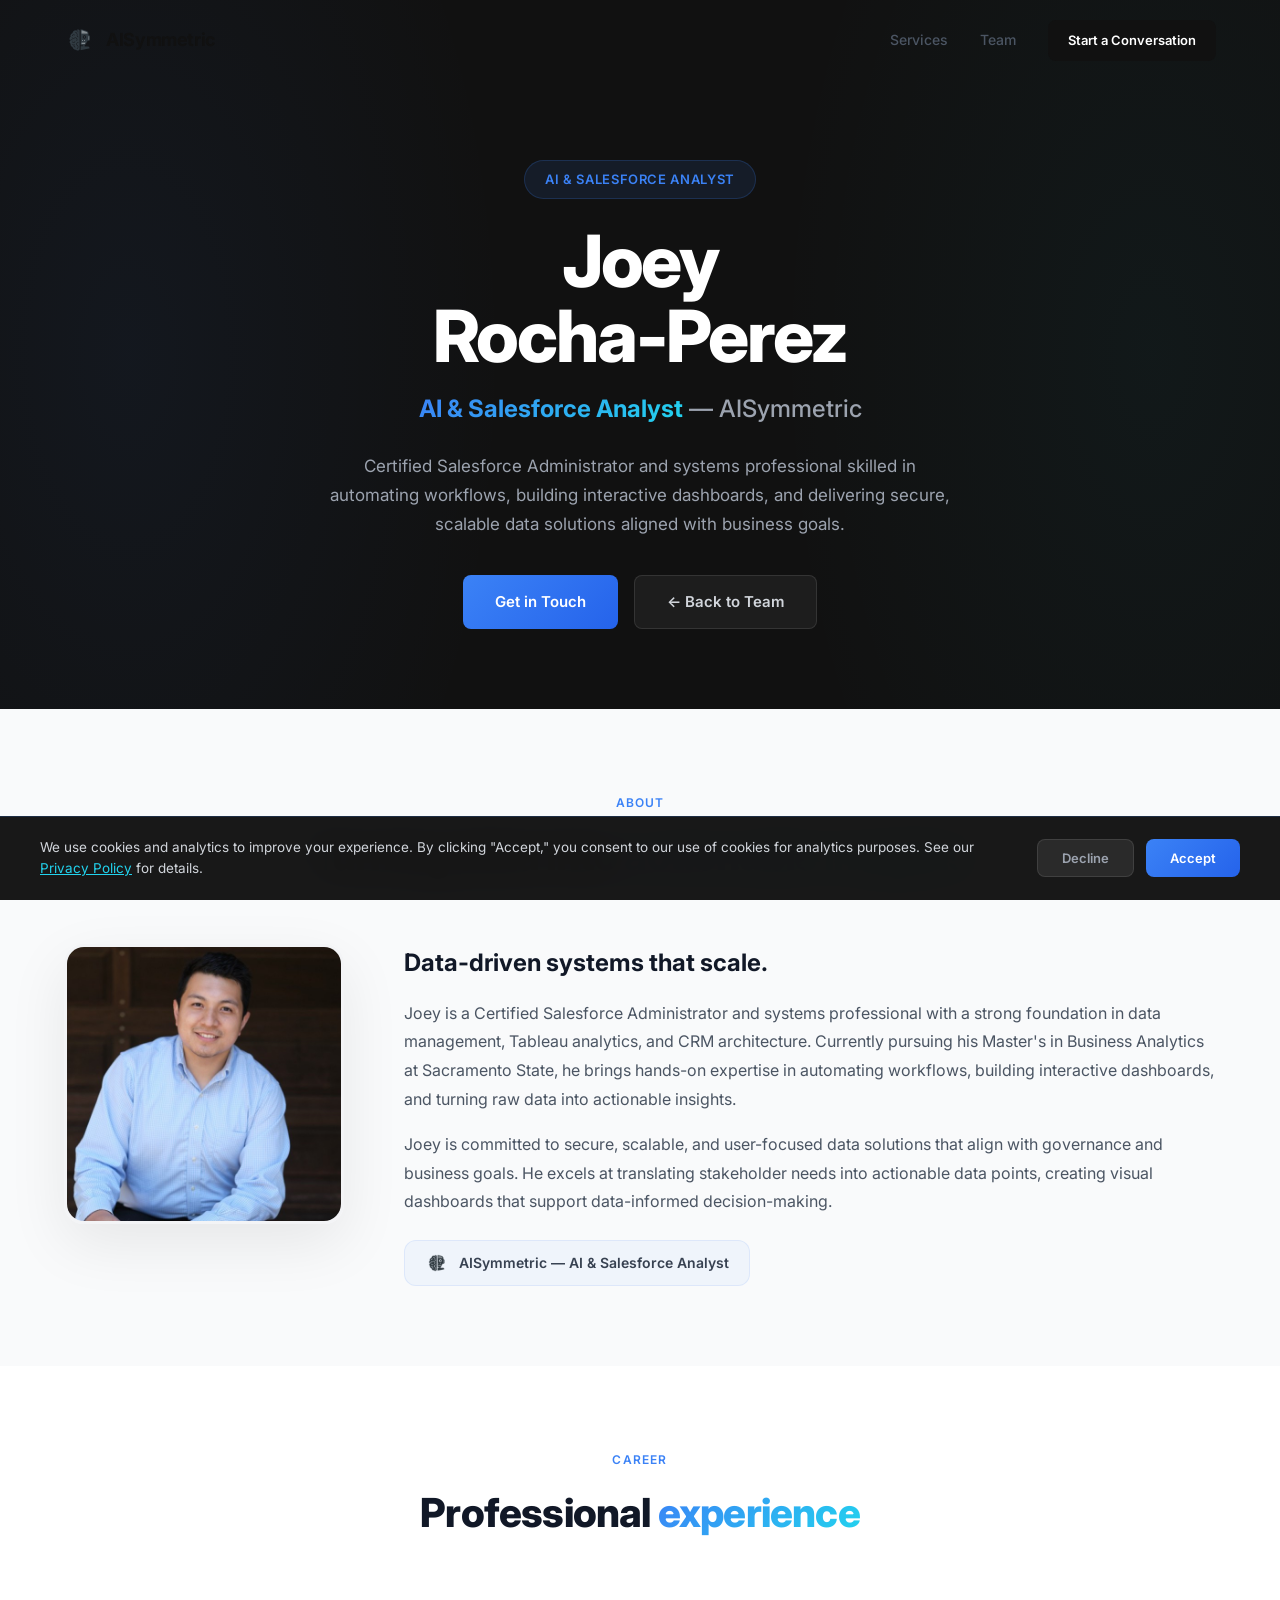
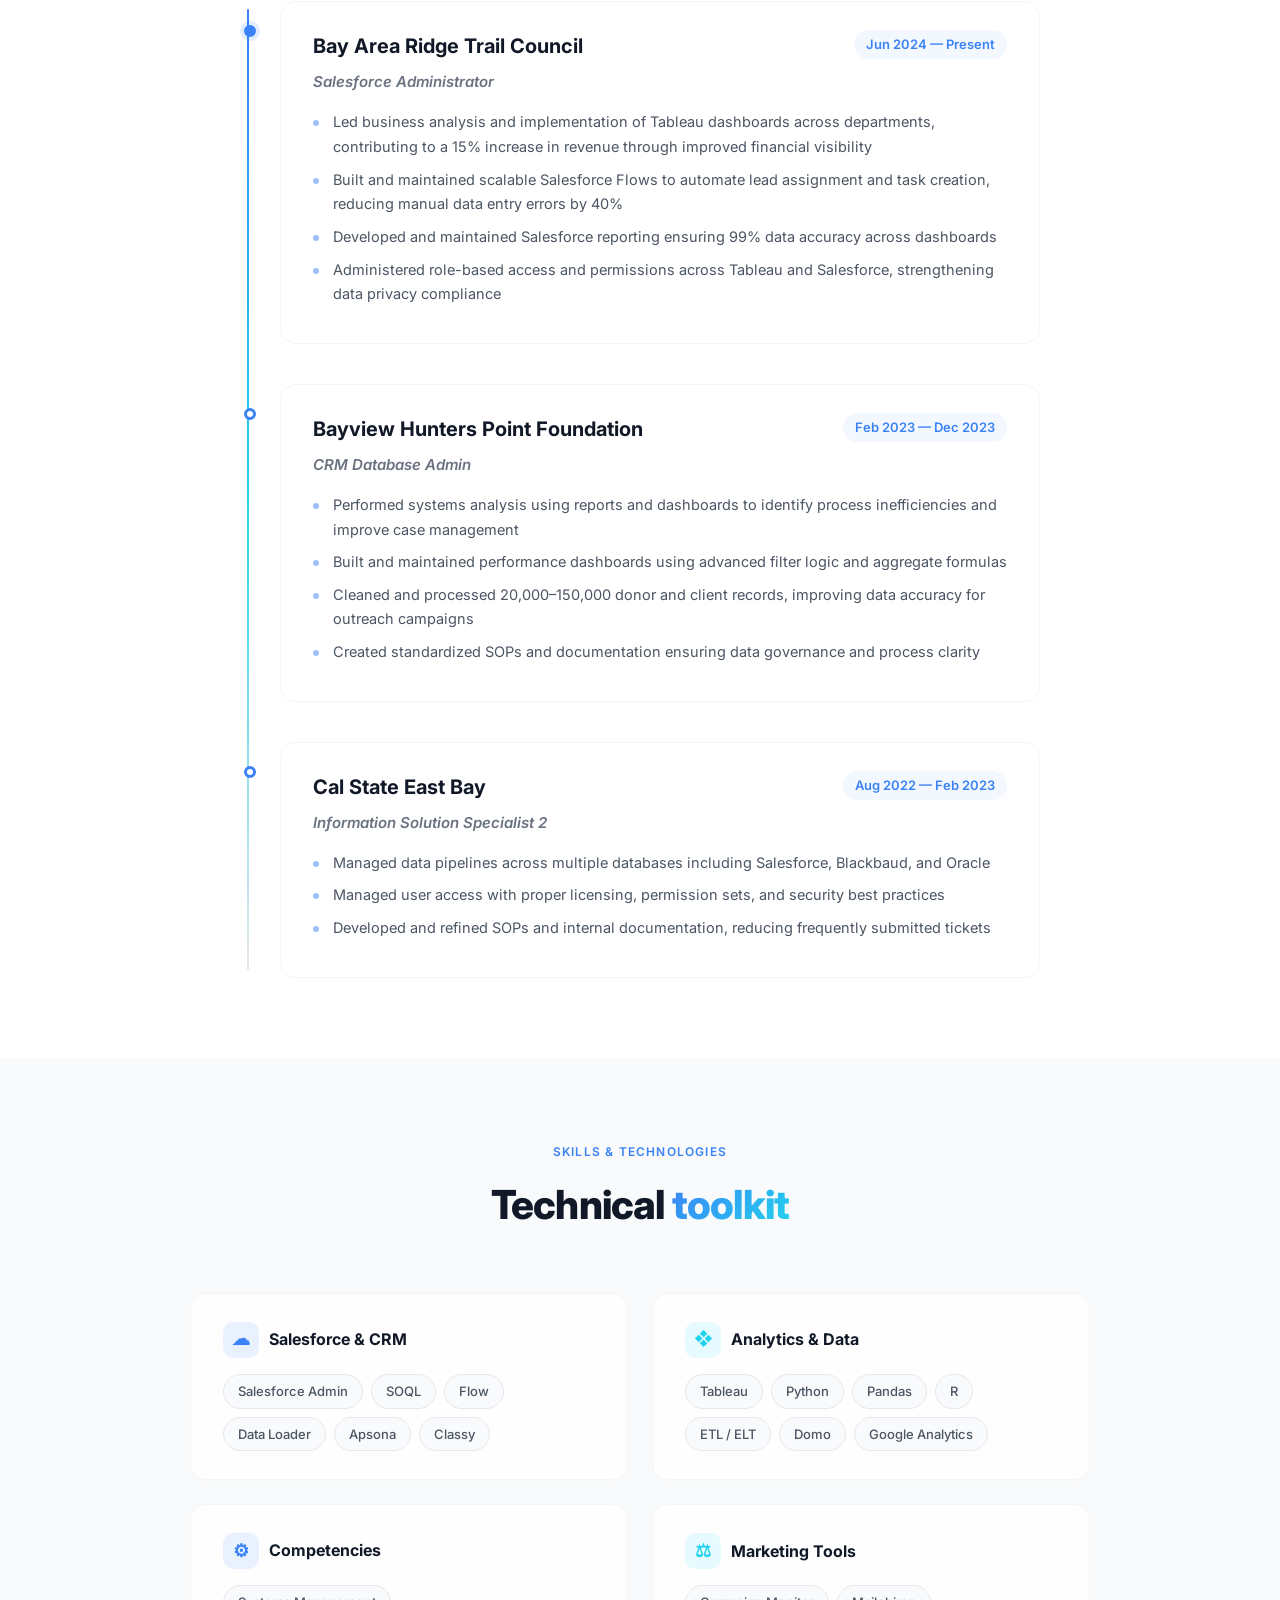
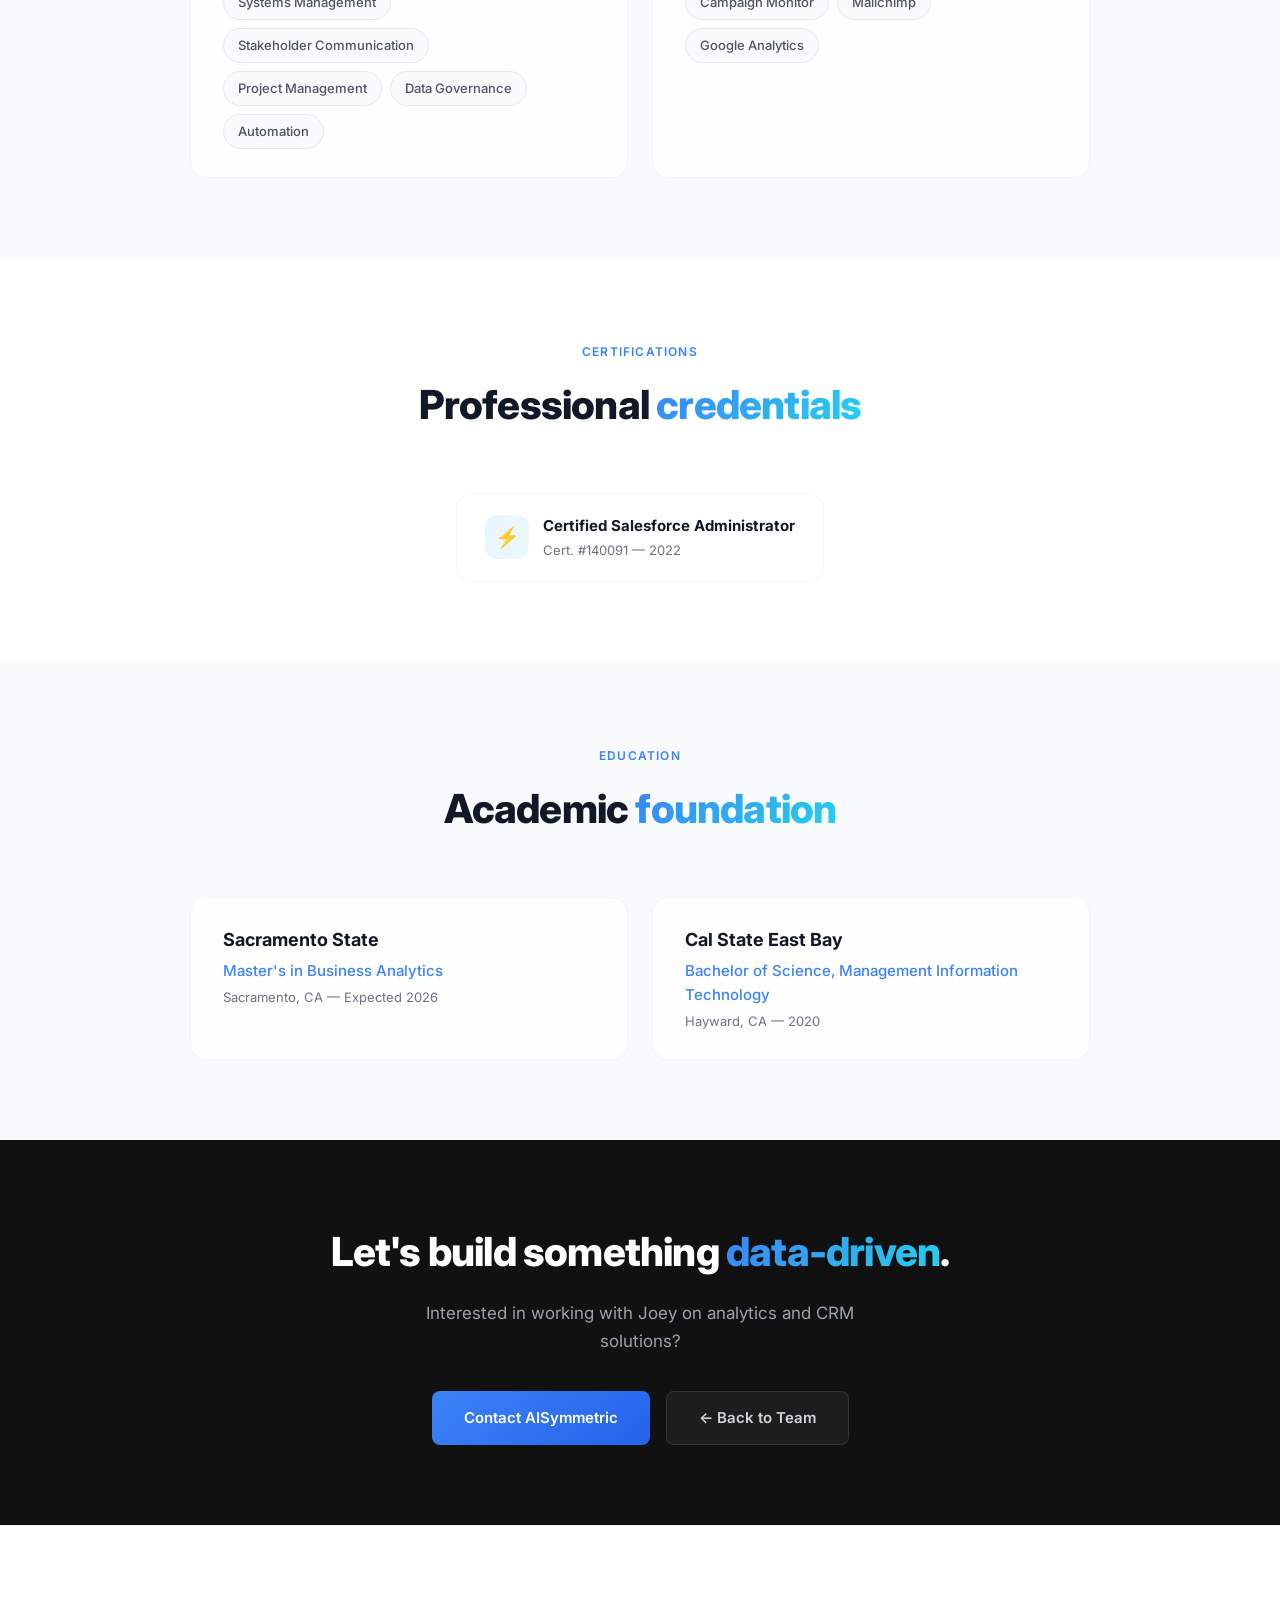
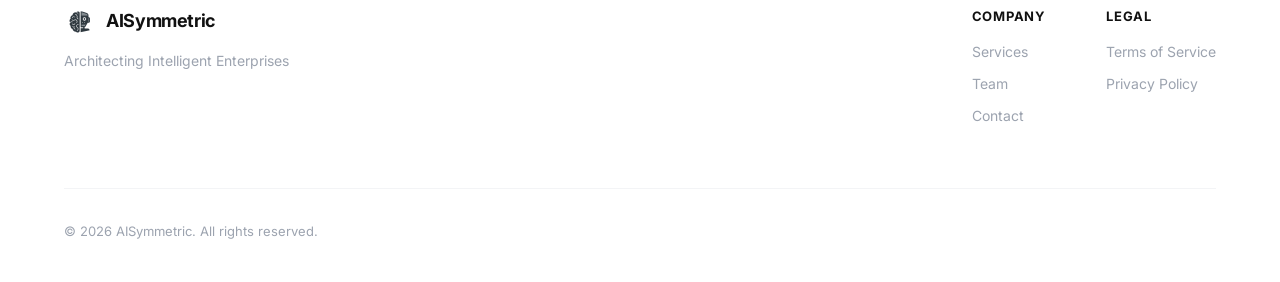
<file: joey.html>
<!DOCTYPE html>
<html lang="en">
<head>
  <meta charset="UTF-8" />
  <meta name="viewport" content="width=device-width, initial-scale=1.0" />
  <!-- Analytics loaded via cookie-consent.js after user consent (ISO 27701) -->
  <title>Joey Rocha-Perez — AI & Salesforce Analyst | AISymmetric</title>
  <meta name="description" content="Joey Rocha-Perez — AI & Salesforce Analyst at AISymmetric. Certified Salesforce Administrator specializing in data management, Tableau analytics, and CRM architecture." />
  <link rel="canonical" href="https://aisymmetricsolutions.com/joey" />
  <meta property="og:type" content="profile" />
  <meta property="og:title" content="Joey Rocha-Perez — AI & Salesforce Analyst | AISymmetric" />
  <meta property="og:description" content="Joey Rocha-Perez — AI & Salesforce Analyst at AISymmetric. Certified Salesforce Administrator specializing in data management and Tableau analytics." />
  <meta property="og:url" content="https://aisymmetricsolutions.com/joey" />
  <meta property="og:image" content="https://aisymmetricsolutions.com/assets/images/Joey Rocha-Perez.jpeg" />
  <meta property="og:site_name" content="AISymmetric" />
  <meta name="twitter:card" content="summary" />
  <meta name="twitter:title" content="Joey Rocha-Perez — AI & Salesforce Analyst | AISymmetric" />
  <meta name="twitter:description" content="Joey Rocha-Perez — AI & Salesforce Analyst at AISymmetric. Certified Salesforce Administrator specializing in data and analytics." />
  <meta name="twitter:image" content="https://aisymmetricsolutions.com/assets/images/Joey Rocha-Perez.jpeg" />
  <link rel="preconnect" href="https://fonts.googleapis.com" />
  <link rel="preconnect" href="https://fonts.gstatic.com" crossorigin />
  <link href="https://fonts.googleapis.com/css2?family=Inter:wght@300;400;500;600;700;800;900&display=swap" rel="stylesheet" />
  <link rel="stylesheet" href="styles.css" />
  <link rel="stylesheet" href="resume.css" />
  <link rel="icon" href="assets/images/logo-transparent.png" />
  <script type="application/ld+json">
  {
    "@context": "https://schema.org",
    "@type": "Person",
    "name": "Joey Rocha-Perez",
    "jobTitle": "AI & Salesforce Analyst",
    "worksFor": {"@type": "Organization", "name": "AISymmetric", "url": "https://aisymmetricsolutions.com"},
    "url": "https://aisymmetricsolutions.com/joey",
    "image": "https://aisymmetricsolutions.com/assets/images/Joey Rocha-Perez.jpeg"
  }
  </script>
</head>
<body>
  <nav class="nav nav-solid" id="nav">
    <div class="nav-inner">
      <a href="/" class="nav-logo">
        <img src="assets/images/logo-transparent.png" alt="AISymmetric" class="logo-icon" />
        <span>AISymmetric</span>
      </a>
      <div class="nav-links">
        <a href="/#services">Services</a>
        <a href="/#team">Team</a>
        <a href="/#contact" class="nav-cta">Start a Conversation</a>
      </div>
      <button class="nav-toggle" id="nav-toggle" aria-label="Menu">
        <span></span><span></span><span></span>
      </button>
    </div>
  </nav>
  <div class="mobile-menu" id="mobile-menu">
    <a href="/#services">Services</a>
    <a href="/#team">Team</a>
    <a href="/#contact" class="nav-cta">Start a Conversation</a>
  </div>

  <!-- Hero -->
  <section class="resume-hero">
    <div class="container">
      <div class="resume-hero-badge">AI & Salesforce Analyst</div>
      <h1>Joey<br />Rocha-Perez</h1>
      <p class="resume-hero-role"><span>AI & Salesforce Analyst</span> — AISymmetric</p>
      <p class="resume-hero-tagline">Certified Salesforce Administrator and systems professional skilled in automating workflows, building interactive dashboards, and delivering secure, scalable data solutions aligned with business goals.</p>
      <div class="resume-hero-actions">
        <a href="/#contact" class="btn-hero-primary">Get in Touch</a>
        <a href="/#team" class="btn-hero-secondary">&#8592; Back to Team</a>
      </div>
    </div>
  </section>

  <!-- About -->
  <section class="resume-section">
    <div class="container">
      <div class="resume-section-header">
        <span class="resume-section-tag">About</span>
        <h2 class="resume-section-title">Turning data into <span class="gradient-text">actionable insights</span></h2>
      </div>
      <div class="resume-about">
        <div class="resume-about-photo">
          <img src="assets/images/Joey Rocha-Perez.jpeg" alt="Joey Rocha-Perez" />
        </div>
        <div class="resume-about-text">
          <h3>Data-driven systems that scale.</h3>
          <p>Joey is a Certified Salesforce Administrator and systems professional with a strong foundation in data management, Tableau analytics, and CRM architecture. Currently pursuing his Master's in Business Analytics at Sacramento State, he brings hands-on expertise in automating workflows, building interactive dashboards, and turning raw data into actionable insights.</p>
          <p>Joey is committed to secure, scalable, and user-focused data solutions that align with governance and business goals. He excels at translating stakeholder needs into actionable data points, creating visual dashboards that support data-informed decision-making.</p>
          <div class="resume-about-company">
            <img src="assets/images/logo-transparent.png" alt="AISymmetric" />
            <span>AISymmetric — AI & Salesforce Analyst</span>
          </div>
        </div>
      </div>
    </div>
  </section>

  <!-- Experience -->
  <section class="resume-section">
    <div class="container">
      <div class="resume-section-header">
        <span class="resume-section-tag">Career</span>
        <h2 class="resume-section-title">Professional <span class="gradient-text">experience</span></h2>
      </div>
      <div class="resume-timeline">
        <div class="resume-timeline-item">
          <div class="resume-timeline-card">
            <div class="resume-timeline-header">
              <span class="resume-timeline-company">Bay Area Ridge Trail Council</span>
              <span class="resume-timeline-dates">Jun 2024 — Present</span>
            </div>
            <div class="resume-timeline-role">Salesforce Administrator</div>
            <ul class="resume-timeline-bullets">
              <li>Led business analysis and implementation of Tableau dashboards across departments, contributing to a 15% increase in revenue through improved financial visibility</li>
              <li>Built and maintained scalable Salesforce Flows to automate lead assignment and task creation, reducing manual data entry errors by 40%</li>
              <li>Developed and maintained Salesforce reporting ensuring 99% data accuracy across dashboards</li>
              <li>Administered role-based access and permissions across Tableau and Salesforce, strengthening data privacy compliance</li>
            </ul>
          </div>
        </div>
        <div class="resume-timeline-item">
          <div class="resume-timeline-card">
            <div class="resume-timeline-header">
              <span class="resume-timeline-company">Bayview Hunters Point Foundation</span>
              <span class="resume-timeline-dates">Feb 2023 — Dec 2023</span>
            </div>
            <div class="resume-timeline-role">CRM Database Admin</div>
            <ul class="resume-timeline-bullets">
              <li>Performed systems analysis using reports and dashboards to identify process inefficiencies and improve case management</li>
              <li>Built and maintained performance dashboards using advanced filter logic and aggregate formulas</li>
              <li>Cleaned and processed 20,000–150,000 donor and client records, improving data accuracy for outreach campaigns</li>
              <li>Created standardized SOPs and documentation ensuring data governance and process clarity</li>
            </ul>
          </div>
        </div>
        <div class="resume-timeline-item">
          <div class="resume-timeline-card">
            <div class="resume-timeline-header">
              <span class="resume-timeline-company">Cal State East Bay</span>
              <span class="resume-timeline-dates">Aug 2022 — Feb 2023</span>
            </div>
            <div class="resume-timeline-role">Information Solution Specialist 2</div>
            <ul class="resume-timeline-bullets">
              <li>Managed data pipelines across multiple databases including Salesforce, Blackbaud, and Oracle</li>
              <li>Managed user access with proper licensing, permission sets, and security best practices</li>
              <li>Developed and refined SOPs and internal documentation, reducing frequently submitted tickets</li>
            </ul>
          </div>
        </div>
      </div>
    </div>
  </section>

  <!-- Skills -->
  <section class="resume-section">
    <div class="container">
      <div class="resume-section-header">
        <span class="resume-section-tag">Skills & Technologies</span>
        <h2 class="resume-section-title">Technical <span class="gradient-text">toolkit</span></h2>
      </div>
      <div class="resume-skills-grid">
        <div class="resume-skill-card">
          <h4><span class="skill-icon skill-icon-blue">&#9729;</span> Salesforce & CRM</h4>
          <div class="resume-skill-tags">
            <span class="resume-skill-tag">Salesforce Admin</span>
            <span class="resume-skill-tag">SOQL</span>
            <span class="resume-skill-tag">Flow</span>
            <span class="resume-skill-tag">Data Loader</span>
            <span class="resume-skill-tag">Apsona</span>
            <span class="resume-skill-tag">Classy</span>
          </div>
        </div>
        <div class="resume-skill-card">
          <h4><span class="skill-icon skill-icon-cyan">&#10070;</span> Analytics & Data</h4>
          <div class="resume-skill-tags">
            <span class="resume-skill-tag">Tableau</span>
            <span class="resume-skill-tag">Python</span>
            <span class="resume-skill-tag">Pandas</span>
            <span class="resume-skill-tag">R</span>
            <span class="resume-skill-tag">ETL / ELT</span>
            <span class="resume-skill-tag">Domo</span>
            <span class="resume-skill-tag">Google Analytics</span>
          </div>
        </div>
        <div class="resume-skill-card">
          <h4><span class="skill-icon skill-icon-blue">&#9881;</span> Competencies</h4>
          <div class="resume-skill-tags">
            <span class="resume-skill-tag">Systems Management</span>
            <span class="resume-skill-tag">Stakeholder Communication</span>
            <span class="resume-skill-tag">Project Management</span>
            <span class="resume-skill-tag">Data Governance</span>
            <span class="resume-skill-tag">Automation</span>
          </div>
        </div>
        <div class="resume-skill-card">
          <h4><span class="skill-icon skill-icon-cyan">&#9878;</span> Marketing Tools</h4>
          <div class="resume-skill-tags">
            <span class="resume-skill-tag">Campaign Monitor</span>
            <span class="resume-skill-tag">Mailchimp</span>
            <span class="resume-skill-tag">Google Analytics</span>
          </div>
        </div>
      </div>
    </div>
  </section>

  <!-- Certifications -->
  <section class="resume-section">
    <div class="container">
      <div class="resume-section-header">
        <span class="resume-section-tag">Certifications</span>
        <h2 class="resume-section-title">Professional <span class="gradient-text">credentials</span></h2>
      </div>
      <div class="resume-certs">
        <div class="resume-cert-badge">
          <div class="resume-cert-icon">&#9889;</div>
          <div class="resume-cert-info">
            <h4>Certified Salesforce Administrator</h4>
            <p>Cert. #140091 — 2022</p>
          </div>
        </div>
      </div>
    </div>
  </section>

  <!-- Education -->
  <section class="resume-section">
    <div class="container">
      <div class="resume-section-header">
        <span class="resume-section-tag">Education</span>
        <h2 class="resume-section-title">Academic <span class="gradient-text">foundation</span></h2>
      </div>
      <div class="resume-education">
        <div class="resume-edu-card">
          <h4>Sacramento State</h4>
          <div class="edu-degree">Master's in Business Analytics</div>
          <div class="edu-date">Sacramento, CA — Expected 2026</div>
        </div>
        <div class="resume-edu-card">
          <h4>Cal State East Bay</h4>
          <div class="edu-degree">Bachelor of Science, Management Information Technology</div>
          <div class="edu-date">Hayward, CA — 2020</div>
        </div>
      </div>
    </div>
  </section>

  <!-- Contact -->
  <section class="resume-contact">
    <div class="container">
      <h2>Let's build something <span class="gradient-text">data-driven</span>.</h2>
      <p>Interested in working with Joey on analytics and CRM solutions?</p>
      <div class="resume-contact-links">
        <a href="/#contact" class="btn-hero-primary">Contact AISymmetric</a>
        <a href="/#team" class="btn-hero-secondary">&#8592; Back to Team</a>
      </div>
    </div>
  </section>

  <footer class="footer">
    <div class="container">
      <div class="footer-inner">
        <div class="footer-brand">
          <a href="/" class="nav-logo">
            <img src="assets/images/logo-transparent.png" alt="AISymmetric" class="logo-icon" />
            <span>AISymmetric</span>
          </a>
          <p class="footer-tagline">Architecting Intelligent Enterprises</p>
        </div>
        <div class="footer-links">
          <div class="footer-col">
            <h5>Company</h5>
            <a href="/#services">Services</a>
            <a href="/#team">Team</a>
            <a href="/#contact">Contact</a>
          </div>
          <div class="footer-col">
            <h5>Legal</h5>
            <a href="/terms#terms-of-service">Terms of Service</a>
            <a href="/terms#privacy-policy">Privacy Policy</a>
          </div>
        </div>
      </div>
      <div class="footer-bottom">
        <p>&copy; 2026 AISymmetric. All rights reserved.</p>
      </div>
    </div>
  </footer>

  <script>
    const navToggle = document.getElementById('nav-toggle');
    const mobileMenu = document.getElementById('mobile-menu');
    if (navToggle) {
      navToggle.addEventListener('click', () => {
        mobileMenu.classList.toggle('active');
        navToggle.classList.toggle('active');
      });
    }
  </script>
<script src="cookie-consent.js"></script>
</body>
</html>
</file>
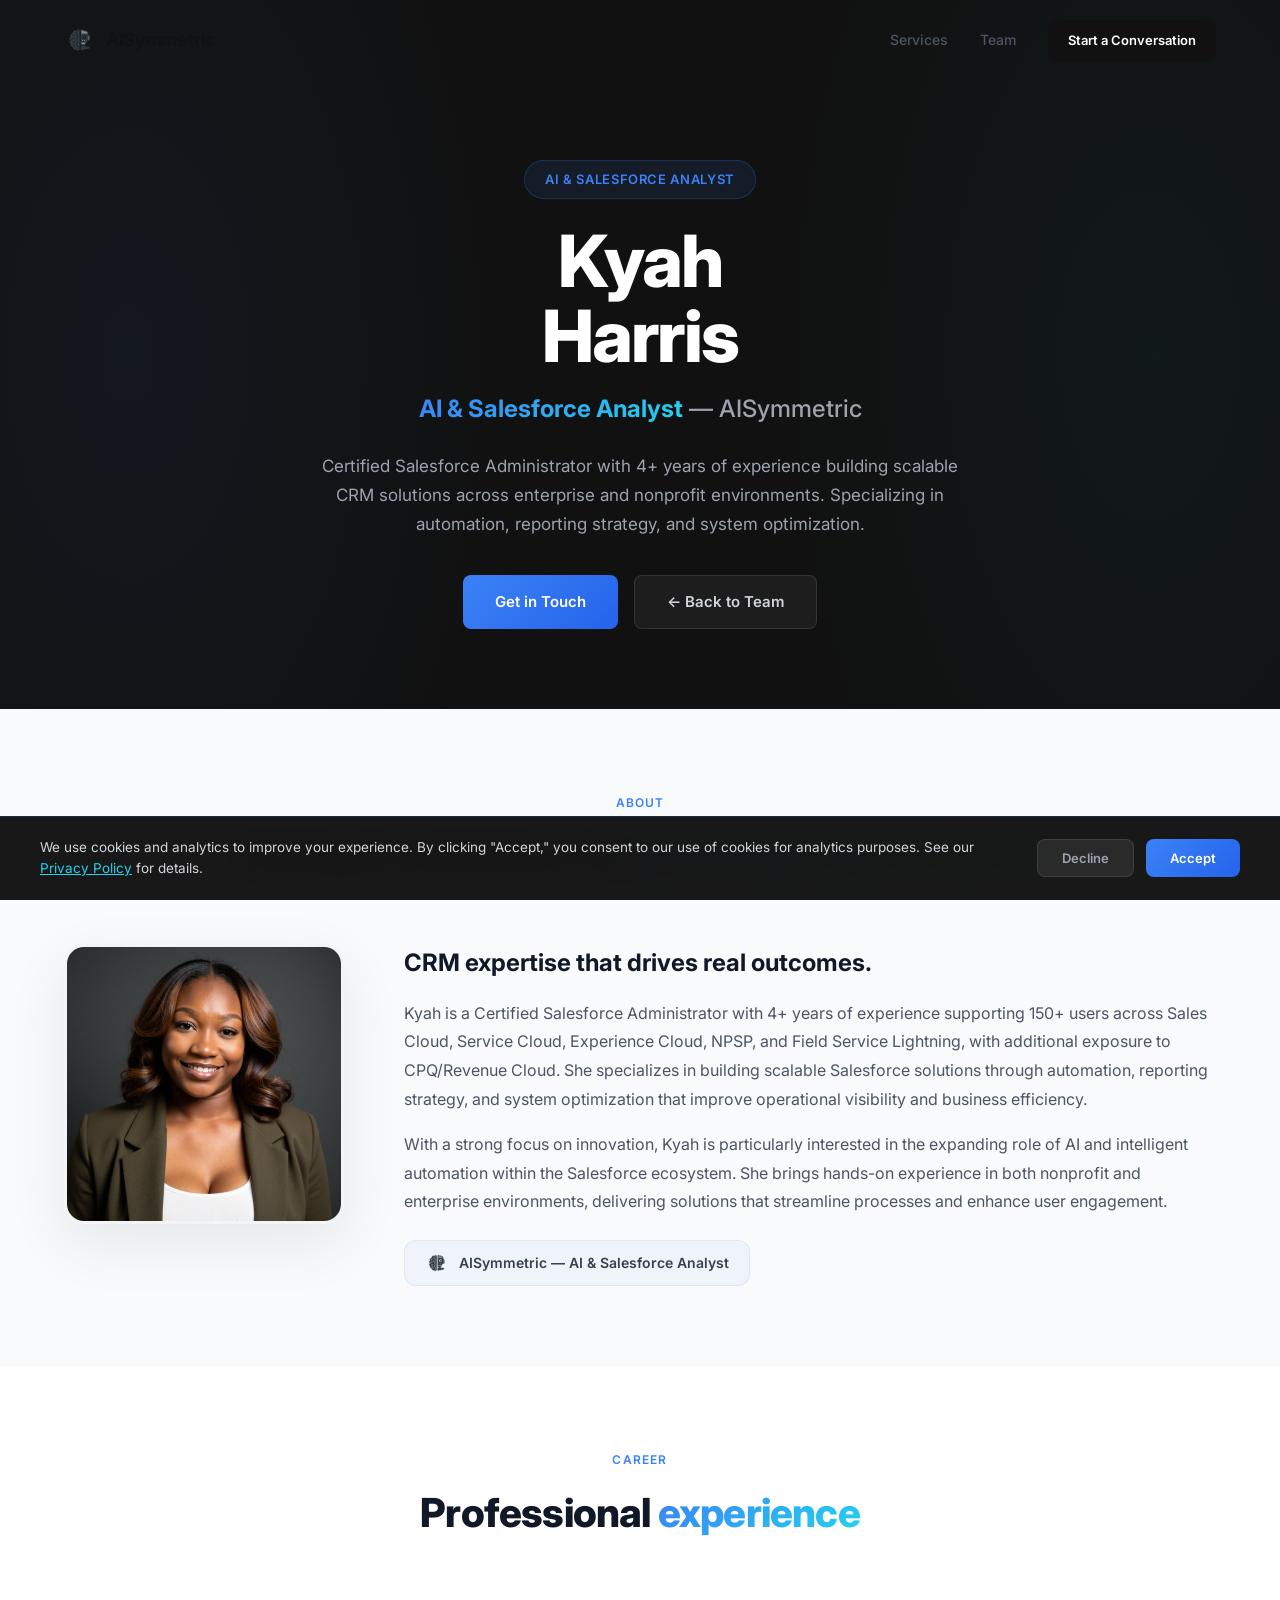
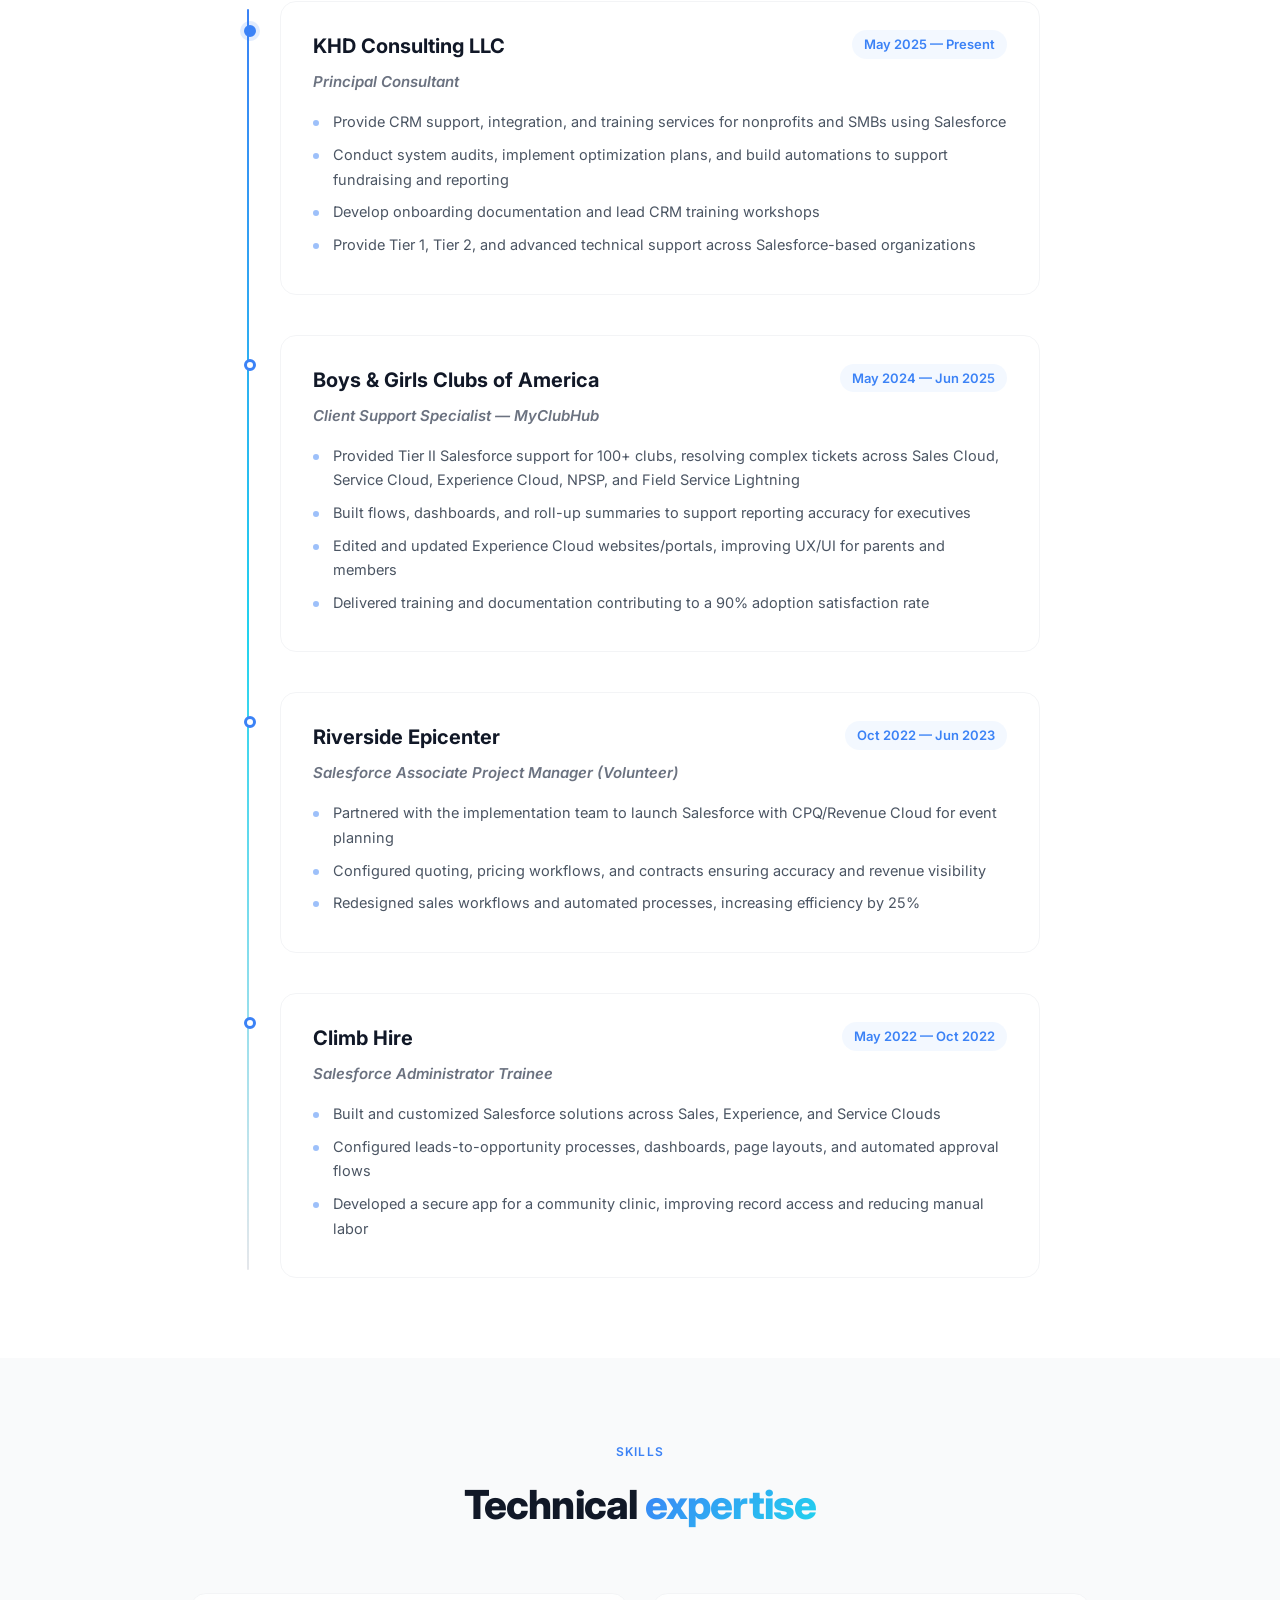
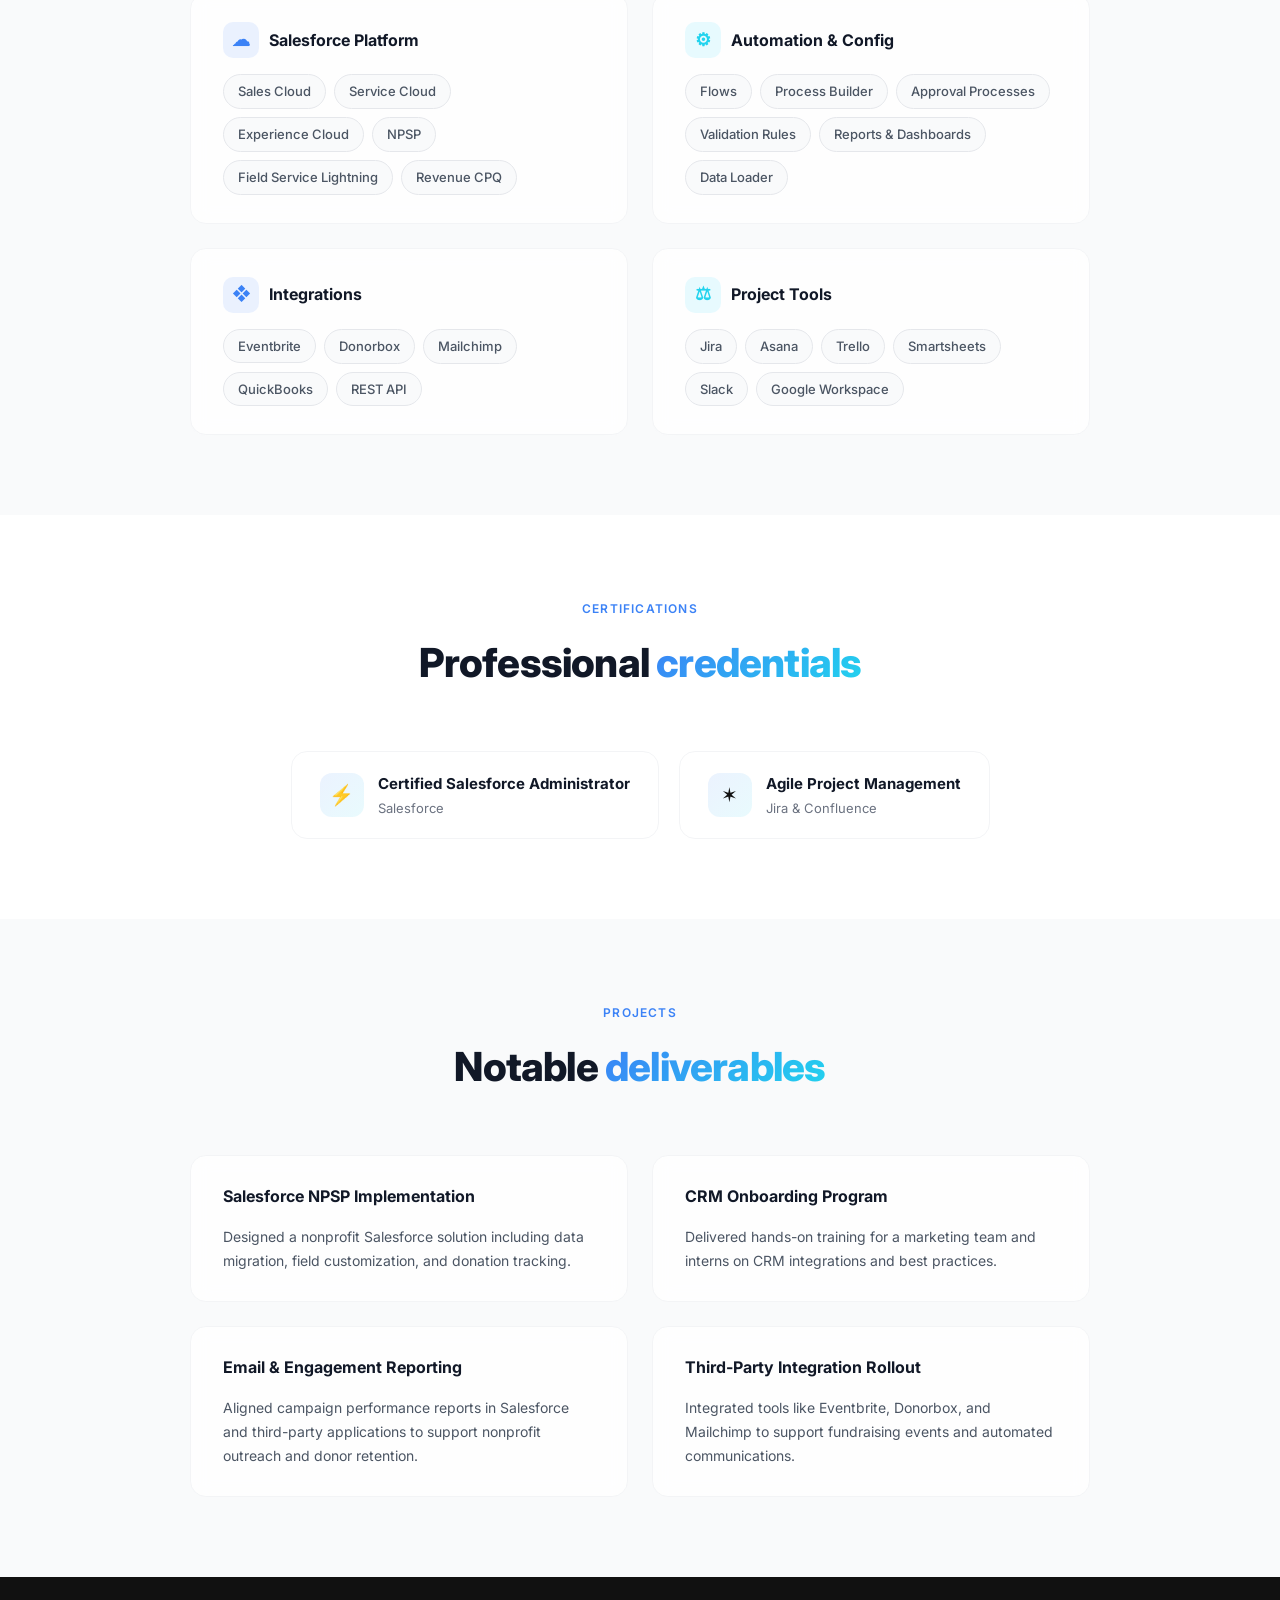
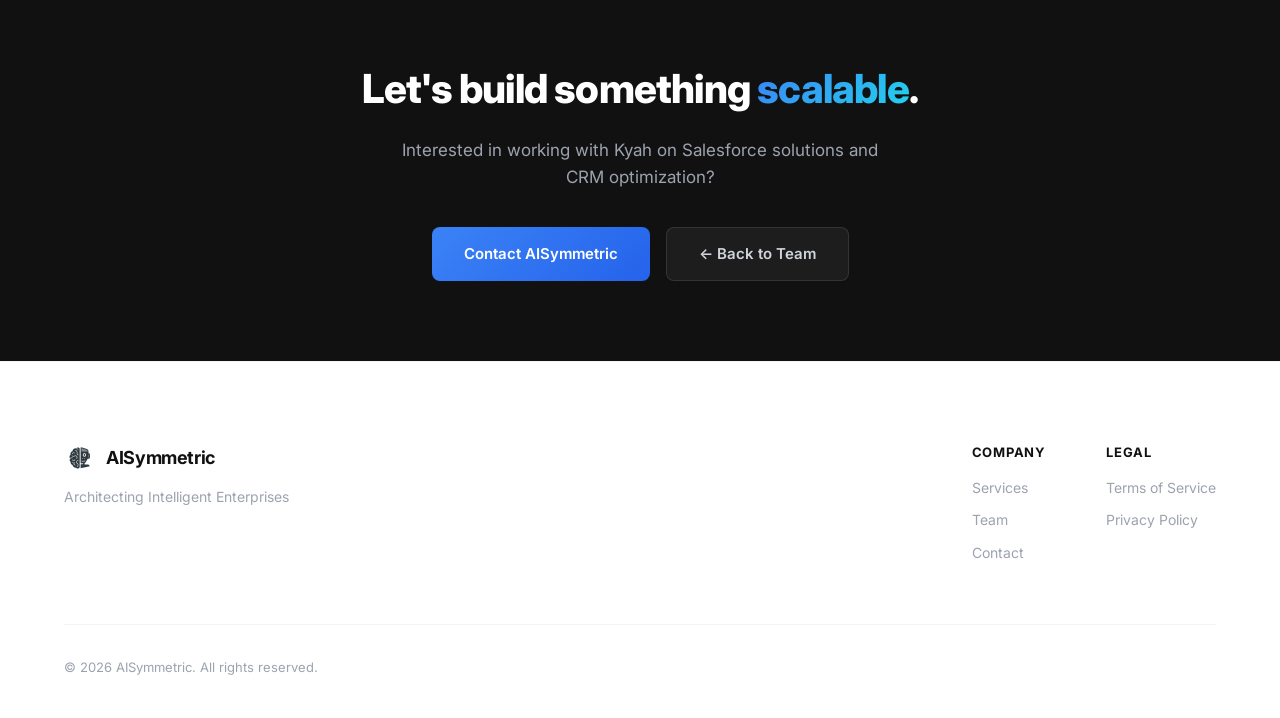
<file: kyah.html>
<!DOCTYPE html>
<html lang="en">
<head>
  <meta charset="UTF-8" />
  <meta name="viewport" content="width=device-width, initial-scale=1.0" />
  <!-- Analytics loaded via cookie-consent.js after user consent (ISO 27701) -->
  <title>Kyah Harris — AI & Salesforce Analyst | AISymmetric</title>
  <meta name="description" content="Kyah Harris — AI & Salesforce Analyst at AISymmetric. Certified Salesforce Administrator with 4+ years of CRM expertise across enterprise and nonprofit environments." />
  <link rel="canonical" href="https://aisymmetricsolutions.com/kyah" />
  <meta property="og:type" content="profile" />
  <meta property="og:title" content="Kyah Harris — AI & Salesforce Analyst | AISymmetric" />
  <meta property="og:description" content="Kyah Harris — AI & Salesforce Analyst at AISymmetric. Certified Salesforce Administrator with 4+ years of CRM expertise." />
  <meta property="og:url" content="https://aisymmetricsolutions.com/kyah" />
  <meta property="og:image" content="https://aisymmetricsolutions.com/assets/images/Kyah Harris.jpeg" />
  <meta property="og:site_name" content="AISymmetric" />
  <meta name="twitter:card" content="summary" />
  <meta name="twitter:title" content="Kyah Harris — AI & Salesforce Analyst | AISymmetric" />
  <meta name="twitter:description" content="Kyah Harris — AI & Salesforce Analyst at AISymmetric. Certified Salesforce Administrator with 4+ years of CRM expertise." />
  <meta name="twitter:image" content="https://aisymmetricsolutions.com/assets/images/Kyah Harris.jpeg" />
  <link rel="preconnect" href="https://fonts.googleapis.com" />
  <link rel="preconnect" href="https://fonts.gstatic.com" crossorigin />
  <link href="https://fonts.googleapis.com/css2?family=Inter:wght@300;400;500;600;700;800;900&display=swap" rel="stylesheet" />
  <link rel="stylesheet" href="styles.css" />
  <link rel="stylesheet" href="resume.css" />
  <link rel="icon" href="assets/images/logo-transparent.png" />
  <script type="application/ld+json">
  {
    "@context": "https://schema.org",
    "@type": "Person",
    "name": "Kyah Harris",
    "jobTitle": "AI & Salesforce Analyst",
    "worksFor": {"@type": "Organization", "name": "AISymmetric", "url": "https://aisymmetricsolutions.com"},
    "url": "https://aisymmetricsolutions.com/kyah",
    "image": "https://aisymmetricsolutions.com/assets/images/Kyah Harris.jpeg"
  }
  </script>
</head>
<body>
  <nav class="nav nav-solid" id="nav">
    <div class="nav-inner">
      <a href="/" class="nav-logo">
        <img src="assets/images/logo-transparent.png" alt="AISymmetric" class="logo-icon" />
        <span>AISymmetric</span>
      </a>
      <div class="nav-links">
        <a href="/#services">Services</a>
        <a href="/#team">Team</a>
        <a href="/#contact" class="nav-cta">Start a Conversation</a>
      </div>
      <button class="nav-toggle" id="nav-toggle" aria-label="Menu">
        <span></span><span></span><span></span>
      </button>
    </div>
  </nav>
  <div class="mobile-menu" id="mobile-menu">
    <a href="/#services">Services</a>
    <a href="/#team">Team</a>
    <a href="/#contact" class="nav-cta">Start a Conversation</a>
  </div>

  <!-- Hero -->
  <section class="resume-hero">
    <div class="container">
      <div class="resume-hero-badge">AI & Salesforce Analyst</div>
      <h1>Kyah<br />Harris</h1>
      <p class="resume-hero-role"><span>AI & Salesforce Analyst</span> — AISymmetric</p>
      <p class="resume-hero-tagline">Certified Salesforce Administrator with 4+ years of experience building scalable CRM solutions across enterprise and nonprofit environments. Specializing in automation, reporting strategy, and system optimization.</p>
      <div class="resume-hero-actions">
        <a href="/#contact" class="btn-hero-primary">Get in Touch</a>
        <a href="/#team" class="btn-hero-secondary">&#8592; Back to Team</a>
      </div>
    </div>
  </section>

  <!-- About -->
  <section class="resume-section">
    <div class="container">
      <div class="resume-section-header">
        <span class="resume-section-tag">About</span>
        <h2 class="resume-section-title">Scalable solutions for <span class="gradient-text">growing organizations</span></h2>
      </div>
      <div class="resume-about">
        <div class="resume-about-photo">
          <img src="assets/images/Kyah Harris.jpeg" alt="Kyah Harris" />
        </div>
        <div class="resume-about-text">
          <h3>CRM expertise that drives real outcomes.</h3>
          <p>Kyah is a Certified Salesforce Administrator with 4+ years of experience supporting 150+ users across Sales Cloud, Service Cloud, Experience Cloud, NPSP, and Field Service Lightning, with additional exposure to CPQ/Revenue Cloud. She specializes in building scalable Salesforce solutions through automation, reporting strategy, and system optimization that improve operational visibility and business efficiency.</p>
          <p>With a strong focus on innovation, Kyah is particularly interested in the expanding role of AI and intelligent automation within the Salesforce ecosystem. She brings hands-on experience in both nonprofit and enterprise environments, delivering solutions that streamline processes and enhance user engagement.</p>
          <div class="resume-about-company">
            <img src="assets/images/logo-transparent.png" alt="AISymmetric" />
            <span>AISymmetric — AI & Salesforce Analyst</span>
          </div>
        </div>
      </div>
    </div>
  </section>

  <!-- Experience -->
  <section class="resume-section">
    <div class="container">
      <div class="resume-section-header">
        <span class="resume-section-tag">Career</span>
        <h2 class="resume-section-title">Professional <span class="gradient-text">experience</span></h2>
      </div>
      <div class="resume-timeline">
        <div class="resume-timeline-item">
          <div class="resume-timeline-card">
            <div class="resume-timeline-header">
              <span class="resume-timeline-company">KHD Consulting LLC</span>
              <span class="resume-timeline-dates">May 2025 — Present</span>
            </div>
            <div class="resume-timeline-role">Principal Consultant</div>
            <ul class="resume-timeline-bullets">
              <li>Provide CRM support, integration, and training services for nonprofits and SMBs using Salesforce</li>
              <li>Conduct system audits, implement optimization plans, and build automations to support fundraising and reporting</li>
              <li>Develop onboarding documentation and lead CRM training workshops</li>
              <li>Provide Tier 1, Tier 2, and advanced technical support across Salesforce-based organizations</li>
            </ul>
          </div>
        </div>
        <div class="resume-timeline-item">
          <div class="resume-timeline-card">
            <div class="resume-timeline-header">
              <span class="resume-timeline-company">Boys & Girls Clubs of America</span>
              <span class="resume-timeline-dates">May 2024 — Jun 2025</span>
            </div>
            <div class="resume-timeline-role">Client Support Specialist — MyClubHub</div>
            <ul class="resume-timeline-bullets">
              <li>Provided Tier II Salesforce support for 100+ clubs, resolving complex tickets across Sales Cloud, Service Cloud, Experience Cloud, NPSP, and Field Service Lightning</li>
              <li>Built flows, dashboards, and roll-up summaries to support reporting accuracy for executives</li>
              <li>Edited and updated Experience Cloud websites/portals, improving UX/UI for parents and members</li>
              <li>Delivered training and documentation contributing to a 90% adoption satisfaction rate</li>
            </ul>
          </div>
        </div>
        <div class="resume-timeline-item">
          <div class="resume-timeline-card">
            <div class="resume-timeline-header">
              <span class="resume-timeline-company">Riverside Epicenter</span>
              <span class="resume-timeline-dates">Oct 2022 — Jun 2023</span>
            </div>
            <div class="resume-timeline-role">Salesforce Associate Project Manager (Volunteer)</div>
            <ul class="resume-timeline-bullets">
              <li>Partnered with the implementation team to launch Salesforce with CPQ/Revenue Cloud for event planning</li>
              <li>Configured quoting, pricing workflows, and contracts ensuring accuracy and revenue visibility</li>
              <li>Redesigned sales workflows and automated processes, increasing efficiency by 25%</li>
            </ul>
          </div>
        </div>
        <div class="resume-timeline-item">
          <div class="resume-timeline-card">
            <div class="resume-timeline-header">
              <span class="resume-timeline-company">Climb Hire</span>
              <span class="resume-timeline-dates">May 2022 — Oct 2022</span>
            </div>
            <div class="resume-timeline-role">Salesforce Administrator Trainee</div>
            <ul class="resume-timeline-bullets">
              <li>Built and customized Salesforce solutions across Sales, Experience, and Service Clouds</li>
              <li>Configured leads-to-opportunity processes, dashboards, page layouts, and automated approval flows</li>
              <li>Developed a secure app for a community clinic, improving record access and reducing manual labor</li>
            </ul>
          </div>
        </div>
      </div>
    </div>
  </section>

  <!-- Skills -->
  <section class="resume-section">
    <div class="container">
      <div class="resume-section-header">
        <span class="resume-section-tag">Skills</span>
        <h2 class="resume-section-title">Technical <span class="gradient-text">expertise</span></h2>
      </div>
      <div class="resume-skills-grid">
        <div class="resume-skill-card">
          <h4><span class="skill-icon skill-icon-blue">&#9729;</span> Salesforce Platform</h4>
          <div class="resume-skill-tags">
            <span class="resume-skill-tag">Sales Cloud</span>
            <span class="resume-skill-tag">Service Cloud</span>
            <span class="resume-skill-tag">Experience Cloud</span>
            <span class="resume-skill-tag">NPSP</span>
            <span class="resume-skill-tag">Field Service Lightning</span>
            <span class="resume-skill-tag">Revenue CPQ</span>
          </div>
        </div>
        <div class="resume-skill-card">
          <h4><span class="skill-icon skill-icon-cyan">&#9881;</span> Automation & Config</h4>
          <div class="resume-skill-tags">
            <span class="resume-skill-tag">Flows</span>
            <span class="resume-skill-tag">Process Builder</span>
            <span class="resume-skill-tag">Approval Processes</span>
            <span class="resume-skill-tag">Validation Rules</span>
            <span class="resume-skill-tag">Reports & Dashboards</span>
            <span class="resume-skill-tag">Data Loader</span>
          </div>
        </div>
        <div class="resume-skill-card">
          <h4><span class="skill-icon skill-icon-blue">&#10070;</span> Integrations</h4>
          <div class="resume-skill-tags">
            <span class="resume-skill-tag">Eventbrite</span>
            <span class="resume-skill-tag">Donorbox</span>
            <span class="resume-skill-tag">Mailchimp</span>
            <span class="resume-skill-tag">QuickBooks</span>
            <span class="resume-skill-tag">REST API</span>
          </div>
        </div>
        <div class="resume-skill-card">
          <h4><span class="skill-icon skill-icon-cyan">&#9878;</span> Project Tools</h4>
          <div class="resume-skill-tags">
            <span class="resume-skill-tag">Jira</span>
            <span class="resume-skill-tag">Asana</span>
            <span class="resume-skill-tag">Trello</span>
            <span class="resume-skill-tag">Smartsheets</span>
            <span class="resume-skill-tag">Slack</span>
            <span class="resume-skill-tag">Google Workspace</span>
          </div>
        </div>
      </div>
    </div>
  </section>

  <!-- Certifications -->
  <section class="resume-section">
    <div class="container">
      <div class="resume-section-header">
        <span class="resume-section-tag">Certifications</span>
        <h2 class="resume-section-title">Professional <span class="gradient-text">credentials</span></h2>
      </div>
      <div class="resume-certs">
        <div class="resume-cert-badge">
          <div class="resume-cert-icon">&#9889;</div>
          <div class="resume-cert-info">
            <h4>Certified Salesforce Administrator</h4>
            <p>Salesforce</p>
          </div>
        </div>
        <div class="resume-cert-badge">
          <div class="resume-cert-icon">&#10038;</div>
          <div class="resume-cert-info">
            <h4>Agile Project Management</h4>
            <p>Jira & Confluence</p>
          </div>
        </div>
      </div>
    </div>
  </section>

  <!-- Projects -->
  <section class="resume-section">
    <div class="container">
      <div class="resume-section-header">
        <span class="resume-section-tag">Projects</span>
        <h2 class="resume-section-title">Notable <span class="gradient-text">deliverables</span></h2>
      </div>
      <div class="resume-skills-grid">
        <div class="resume-skill-card">
          <h4>Salesforce NPSP Implementation</h4>
          <p style="font-size:14px;color:var(--gray-600);line-height:1.7;">Designed a nonprofit Salesforce solution including data migration, field customization, and donation tracking.</p>
        </div>
        <div class="resume-skill-card">
          <h4>CRM Onboarding Program</h4>
          <p style="font-size:14px;color:var(--gray-600);line-height:1.7;">Delivered hands-on training for a marketing team and interns on CRM integrations and best practices.</p>
        </div>
        <div class="resume-skill-card">
          <h4>Email & Engagement Reporting</h4>
          <p style="font-size:14px;color:var(--gray-600);line-height:1.7;">Aligned campaign performance reports in Salesforce and third-party applications to support nonprofit outreach and donor retention.</p>
        </div>
        <div class="resume-skill-card">
          <h4>Third-Party Integration Rollout</h4>
          <p style="font-size:14px;color:var(--gray-600);line-height:1.7;">Integrated tools like Eventbrite, Donorbox, and Mailchimp to support fundraising events and automated communications.</p>
        </div>
      </div>
    </div>
  </section>

  <!-- Contact -->
  <section class="resume-contact">
    <div class="container">
      <h2>Let's build something <span class="gradient-text">scalable</span>.</h2>
      <p>Interested in working with Kyah on Salesforce solutions and CRM optimization?</p>
      <div class="resume-contact-links">
        <a href="/#contact" class="btn-hero-primary">Contact AISymmetric</a>
        <a href="/#team" class="btn-hero-secondary">&#8592; Back to Team</a>
      </div>
    </div>
  </section>

  <footer class="footer">
    <div class="container">
      <div class="footer-inner">
        <div class="footer-brand">
          <a href="/" class="nav-logo">
            <img src="assets/images/logo-transparent.png" alt="AISymmetric" class="logo-icon" />
            <span>AISymmetric</span>
          </a>
          <p class="footer-tagline">Architecting Intelligent Enterprises</p>
        </div>
        <div class="footer-links">
          <div class="footer-col">
            <h5>Company</h5>
            <a href="/#services">Services</a>
            <a href="/#team">Team</a>
            <a href="/#contact">Contact</a>
          </div>
          <div class="footer-col">
            <h5>Legal</h5>
            <a href="/terms#terms-of-service">Terms of Service</a>
            <a href="/terms#privacy-policy">Privacy Policy</a>
          </div>
        </div>
      </div>
      <div class="footer-bottom">
        <p>&copy; 2026 AISymmetric. All rights reserved.</p>
      </div>
    </div>
  </footer>

  <script>
    const navToggle = document.getElementById('nav-toggle');
    const mobileMenu = document.getElementById('mobile-menu');
    if (navToggle) {
      navToggle.addEventListener('click', () => {
        mobileMenu.classList.toggle('active');
        navToggle.classList.toggle('active');
      });
    }
  </script>
<script src="cookie-consent.js"></script>
</body>
</html>
</file>
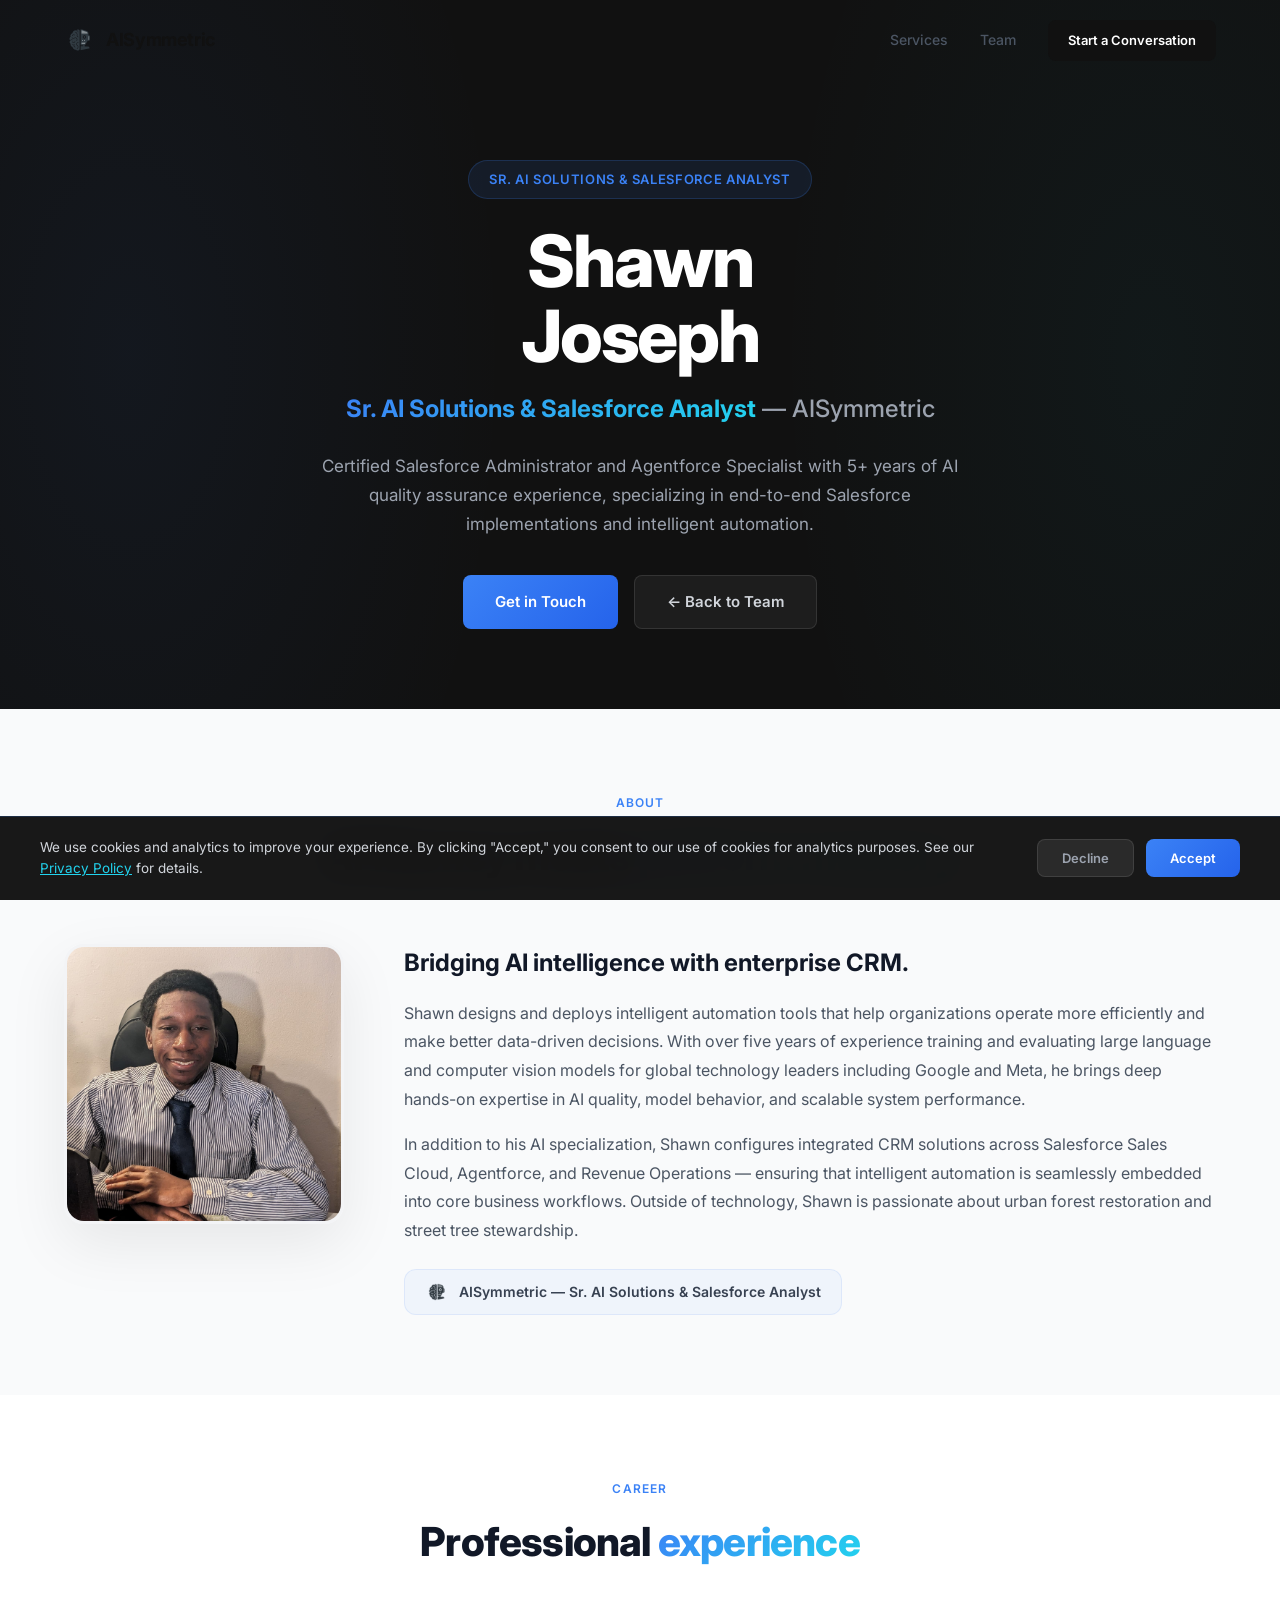
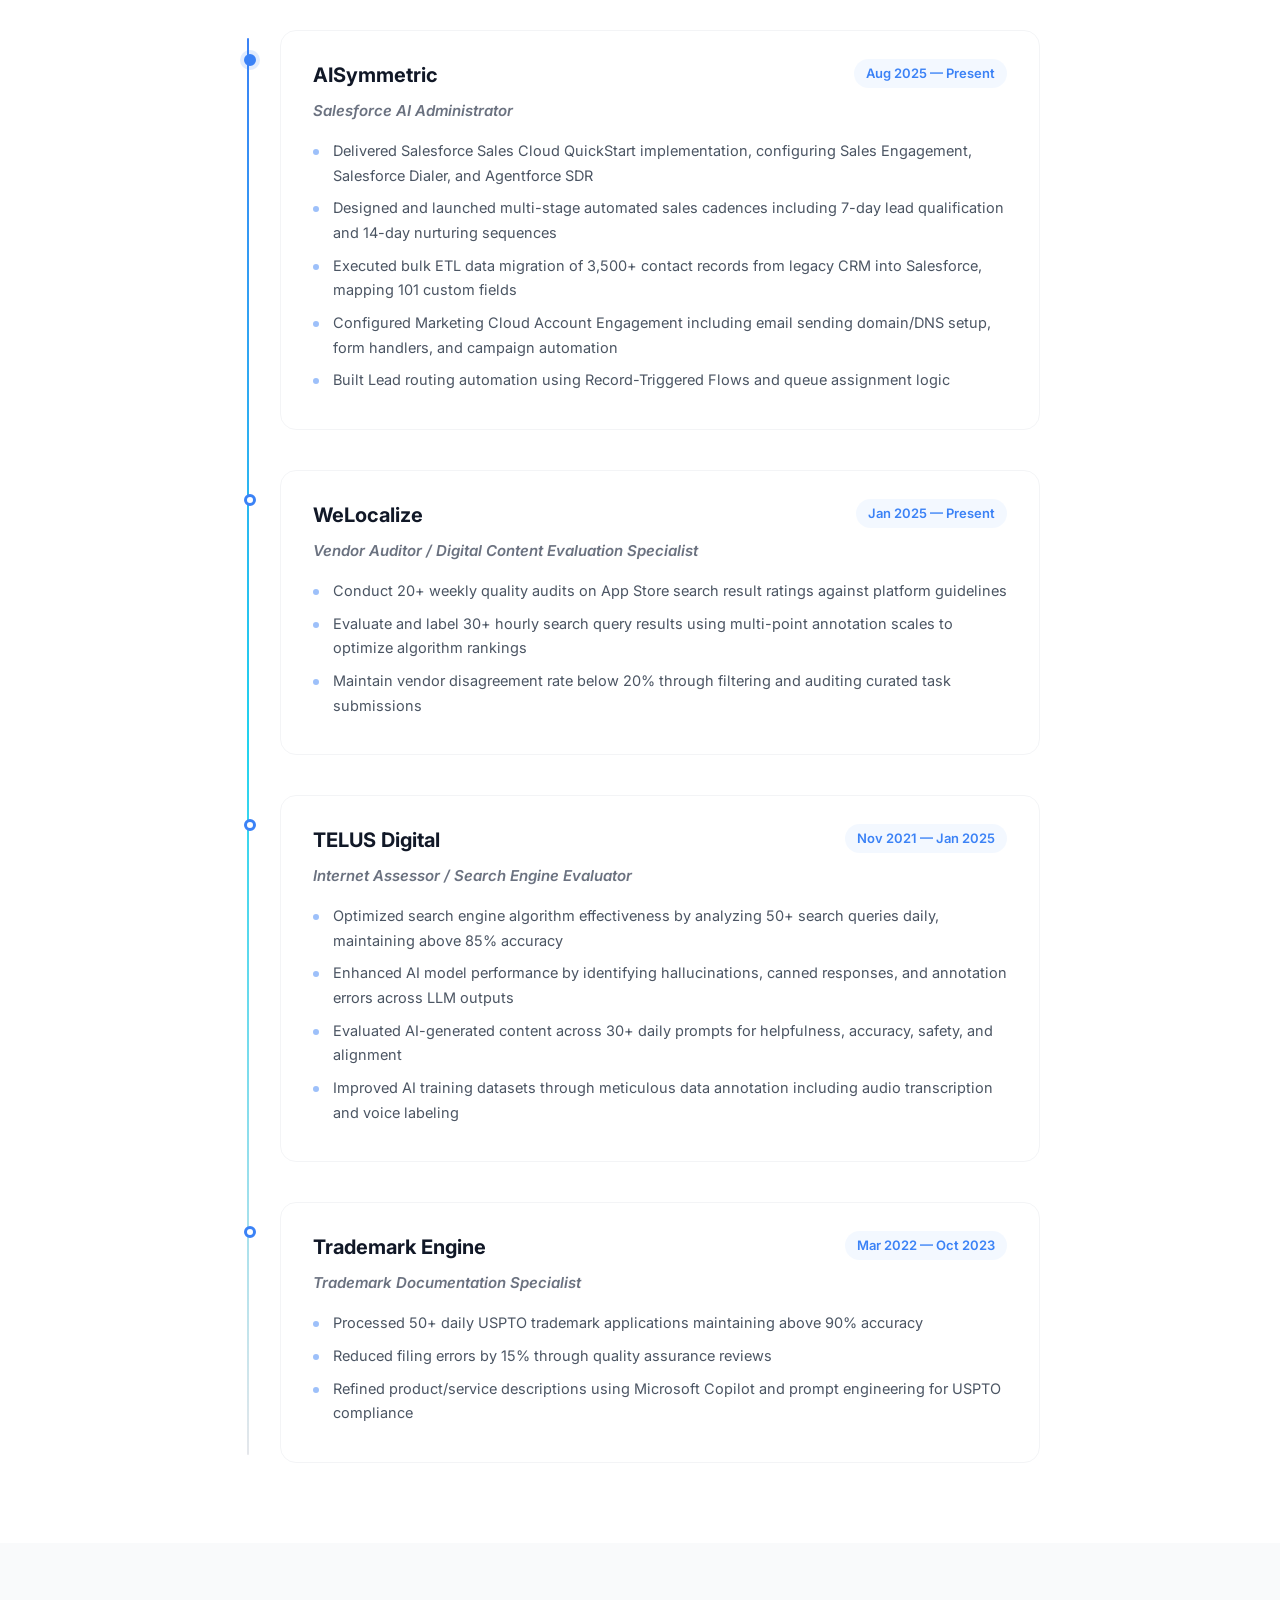
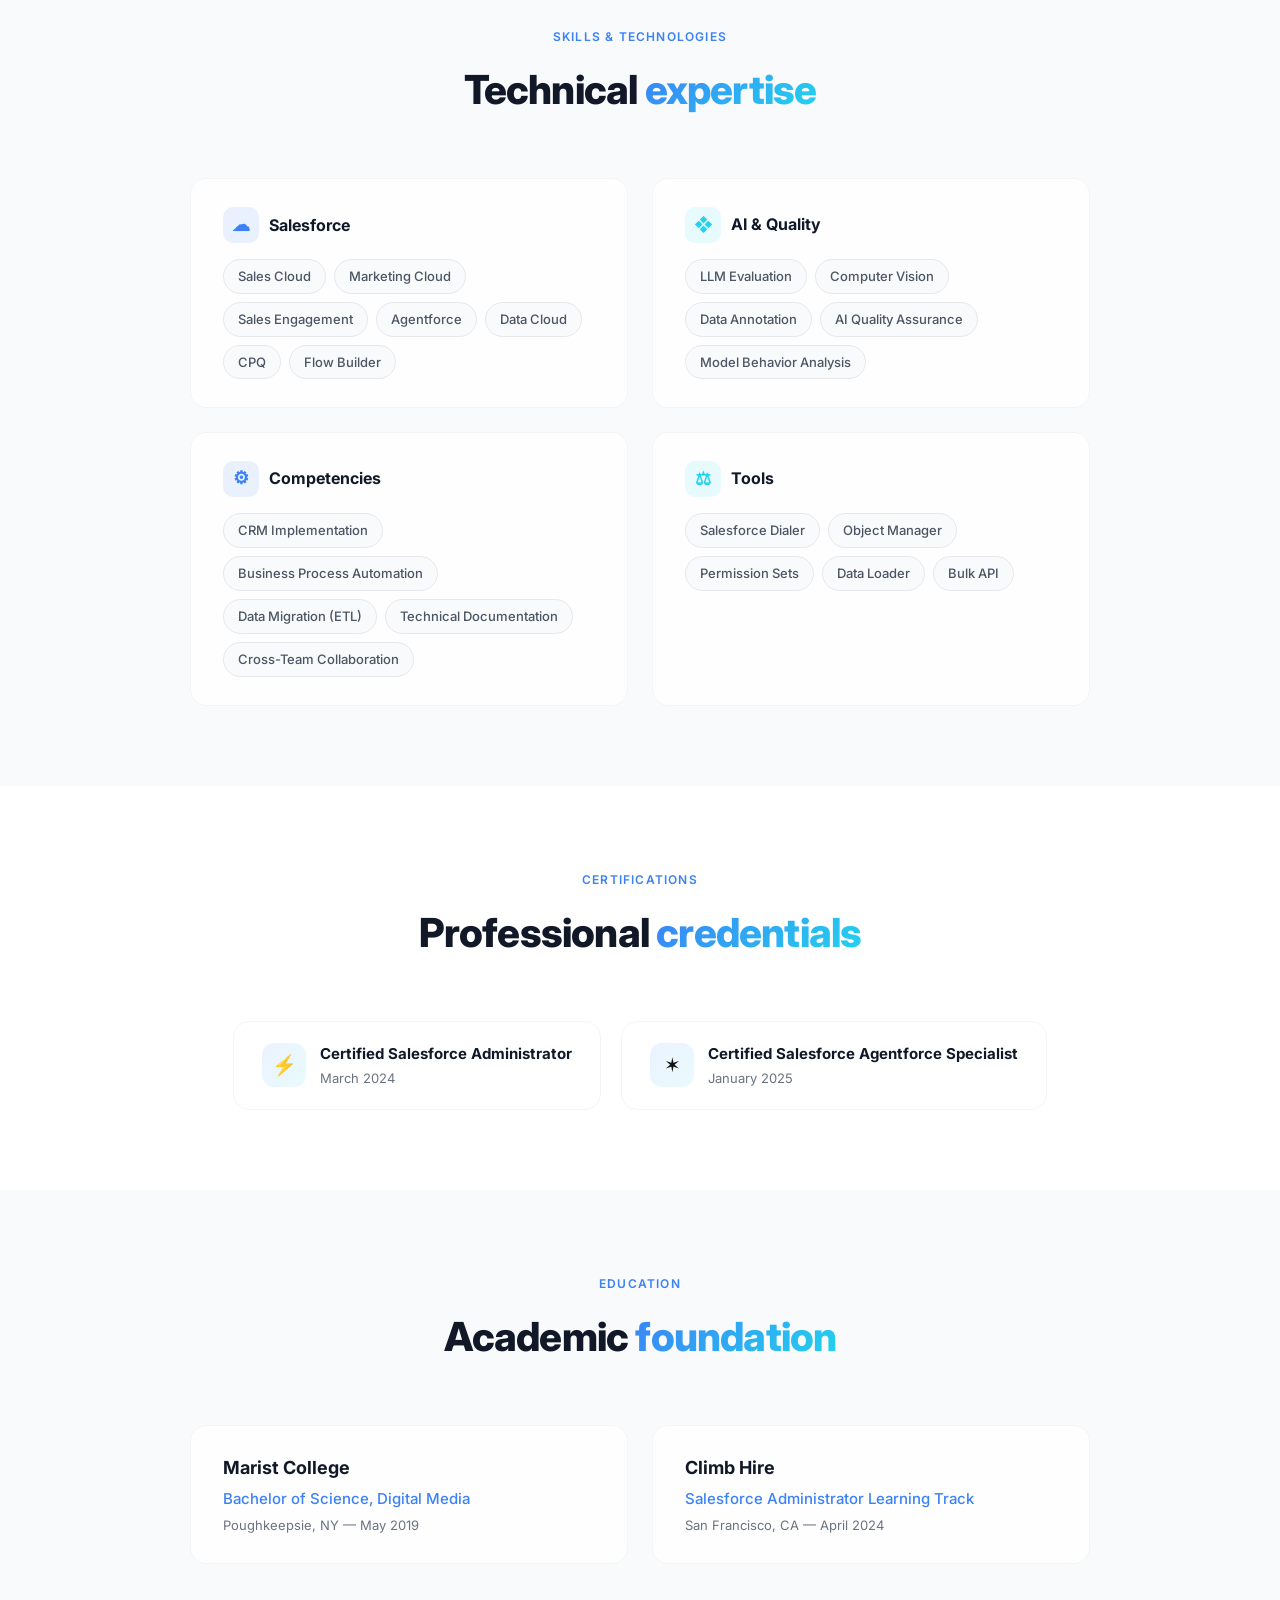
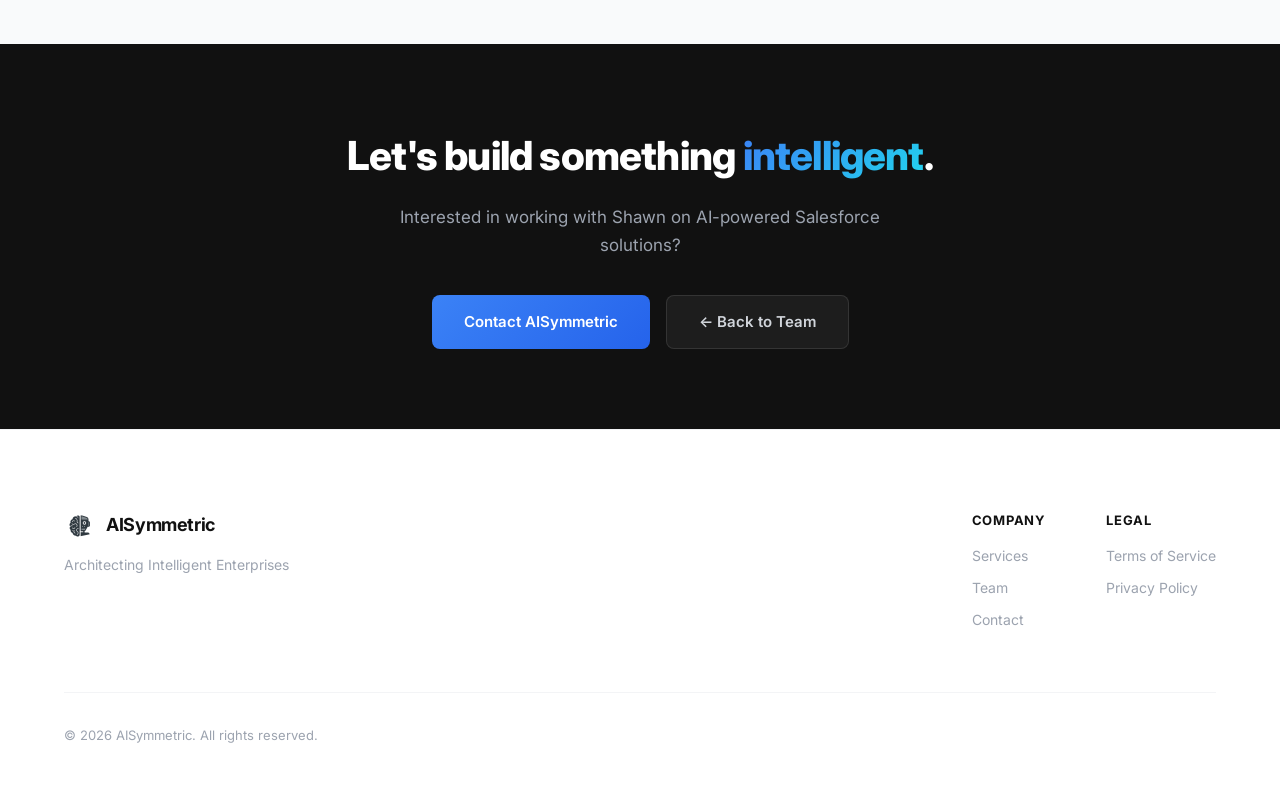
<file: shawn.html>
<!DOCTYPE html>
<html lang="en">
<head>
  <meta charset="UTF-8" />
  <meta name="viewport" content="width=device-width, initial-scale=1.0" />
  <!-- Analytics loaded via cookie-consent.js after user consent (ISO 27701) -->
  <title>Shawn Joseph — Sr. AI Solutions & Salesforce Analyst | AISymmetric</title>
  <meta name="description" content="Shawn Joseph — Sr. AI Solutions & Salesforce Analyst at AISymmetric. Certified Salesforce Administrator and Agentforce Specialist with 5+ years of AI expertise." />
  <link rel="canonical" href="https://aisymmetricsolutions.com/shawn" />
  <meta property="og:type" content="profile" />
  <meta property="og:title" content="Shawn Joseph — Sr. AI Solutions & Salesforce Analyst | AISymmetric" />
  <meta property="og:description" content="Shawn Joseph — Sr. AI Solutions & Salesforce Analyst at AISymmetric. Certified Salesforce Administrator and Agentforce Specialist with 5+ years of AI expertise." />
  <meta property="og:url" content="https://aisymmetricsolutions.com/shawn" />
  <meta property="og:image" content="https://aisymmetricsolutions.com/assets/images/Shawn Joseph Profile picture.jpg" />
  <meta property="og:site_name" content="AISymmetric" />
  <meta name="twitter:card" content="summary" />
  <meta name="twitter:title" content="Shawn Joseph — Sr. AI Solutions & Salesforce Analyst | AISymmetric" />
  <meta name="twitter:description" content="Shawn Joseph — Sr. AI Solutions & Salesforce Analyst at AISymmetric. Certified Salesforce Administrator and Agentforce Specialist." />
  <meta name="twitter:image" content="https://aisymmetricsolutions.com/assets/images/Shawn Joseph Profile picture.jpg" />
  <link rel="preconnect" href="https://fonts.googleapis.com" />
  <link rel="preconnect" href="https://fonts.gstatic.com" crossorigin />
  <link href="https://fonts.googleapis.com/css2?family=Inter:wght@300;400;500;600;700;800;900&display=swap" rel="stylesheet" />
  <link rel="stylesheet" href="styles.css" />
  <link rel="stylesheet" href="resume.css" />
  <link rel="icon" href="assets/images/logo-transparent.png" />
  <script type="application/ld+json">
  {
    "@context": "https://schema.org",
    "@type": "Person",
    "name": "Shawn Joseph",
    "jobTitle": "Sr. AI Solutions & Salesforce Analyst",
    "worksFor": {"@type": "Organization", "name": "AISymmetric", "url": "https://aisymmetricsolutions.com"},
    "url": "https://aisymmetricsolutions.com/shawn",
    "image": "https://aisymmetricsolutions.com/assets/images/Shawn Joseph Profile picture.jpg"
  }
  </script>
</head>
<body>
  <nav class="nav nav-solid" id="nav">
    <div class="nav-inner">
      <a href="/" class="nav-logo">
        <img src="assets/images/logo-transparent.png" alt="AISymmetric" class="logo-icon" />
        <span>AISymmetric</span>
      </a>
      <div class="nav-links">
        <a href="/#services">Services</a>
        <a href="/#team">Team</a>
        <a href="/#contact" class="nav-cta">Start a Conversation</a>
      </div>
      <button class="nav-toggle" id="nav-toggle" aria-label="Menu">
        <span></span><span></span><span></span>
      </button>
    </div>
  </nav>
  <div class="mobile-menu" id="mobile-menu">
    <a href="/#services">Services</a>
    <a href="/#team">Team</a>
    <a href="/#contact" class="nav-cta">Start a Conversation</a>
  </div>

  <!-- Hero -->
  <section class="resume-hero">
    <div class="container">
      <div class="resume-hero-badge">Sr. AI Solutions & Salesforce Analyst</div>
      <h1>Shawn<br />Joseph</h1>
      <p class="resume-hero-role"><span>Sr. AI Solutions & Salesforce Analyst</span> — AISymmetric</p>
      <p class="resume-hero-tagline">Certified Salesforce Administrator and Agentforce Specialist with 5+ years of AI quality assurance experience, specializing in end-to-end Salesforce implementations and intelligent automation.</p>
      <div class="resume-hero-actions">
        <a href="/#contact" class="btn-hero-primary">Get in Touch</a>
        <a href="/#team" class="btn-hero-secondary">&#8592; Back to Team</a>
      </div>
    </div>
  </section>

  <!-- About -->
  <section class="resume-section">
    <div class="container">
      <div class="resume-section-header">
        <span class="resume-section-tag">About</span>
        <h2 class="resume-section-title">AI fluency meets <span class="gradient-text">platform mastery</span></h2>
      </div>
      <div class="resume-about">
        <div class="resume-about-photo">
          <img src="assets/images/Shawn Joseph Profile picture.jpg" alt="Shawn Joseph" />
        </div>
        <div class="resume-about-text">
          <h3>Bridging AI intelligence with enterprise CRM.</h3>
          <p>Shawn designs and deploys intelligent automation tools that help organizations operate more efficiently and make better data-driven decisions. With over five years of experience training and evaluating large language and computer vision models for global technology leaders including Google and Meta, he brings deep hands-on expertise in AI quality, model behavior, and scalable system performance.</p>
          <p>In addition to his AI specialization, Shawn configures integrated CRM solutions across Salesforce Sales Cloud, Agentforce, and Revenue Operations — ensuring that intelligent automation is seamlessly embedded into core business workflows. Outside of technology, Shawn is passionate about urban forest restoration and street tree stewardship.</p>
          <div class="resume-about-company">
            <img src="assets/images/logo-transparent.png" alt="AISymmetric" />
            <span>AISymmetric — Sr. AI Solutions & Salesforce Analyst</span>
          </div>
        </div>
      </div>
    </div>
  </section>

  <!-- Experience -->
  <section class="resume-section">
    <div class="container">
      <div class="resume-section-header">
        <span class="resume-section-tag">Career</span>
        <h2 class="resume-section-title">Professional <span class="gradient-text">experience</span></h2>
      </div>
      <div class="resume-timeline">
        <div class="resume-timeline-item">
          <div class="resume-timeline-card">
            <div class="resume-timeline-header">
              <span class="resume-timeline-company">AISymmetric</span>
              <span class="resume-timeline-dates">Aug 2025 — Present</span>
            </div>
            <div class="resume-timeline-role">Salesforce AI Administrator</div>
            <ul class="resume-timeline-bullets">
              <li>Delivered Salesforce Sales Cloud QuickStart implementation, configuring Sales Engagement, Salesforce Dialer, and Agentforce SDR</li>
              <li>Designed and launched multi-stage automated sales cadences including 7-day lead qualification and 14-day nurturing sequences</li>
              <li>Executed bulk ETL data migration of 3,500+ contact records from legacy CRM into Salesforce, mapping 101 custom fields</li>
              <li>Configured Marketing Cloud Account Engagement including email sending domain/DNS setup, form handlers, and campaign automation</li>
              <li>Built Lead routing automation using Record-Triggered Flows and queue assignment logic</li>
            </ul>
          </div>
        </div>
        <div class="resume-timeline-item">
          <div class="resume-timeline-card">
            <div class="resume-timeline-header">
              <span class="resume-timeline-company">WeLocalize</span>
              <span class="resume-timeline-dates">Jan 2025 — Present</span>
            </div>
            <div class="resume-timeline-role">Vendor Auditor / Digital Content Evaluation Specialist</div>
            <ul class="resume-timeline-bullets">
              <li>Conduct 20+ weekly quality audits on App Store search result ratings against platform guidelines</li>
              <li>Evaluate and label 30+ hourly search query results using multi-point annotation scales to optimize algorithm rankings</li>
              <li>Maintain vendor disagreement rate below 20% through filtering and auditing curated task submissions</li>
            </ul>
          </div>
        </div>
        <div class="resume-timeline-item">
          <div class="resume-timeline-card">
            <div class="resume-timeline-header">
              <span class="resume-timeline-company">TELUS Digital</span>
              <span class="resume-timeline-dates">Nov 2021 — Jan 2025</span>
            </div>
            <div class="resume-timeline-role">Internet Assessor / Search Engine Evaluator</div>
            <ul class="resume-timeline-bullets">
              <li>Optimized search engine algorithm effectiveness by analyzing 50+ search queries daily, maintaining above 85% accuracy</li>
              <li>Enhanced AI model performance by identifying hallucinations, canned responses, and annotation errors across LLM outputs</li>
              <li>Evaluated AI-generated content across 30+ daily prompts for helpfulness, accuracy, safety, and alignment</li>
              <li>Improved AI training datasets through meticulous data annotation including audio transcription and voice labeling</li>
            </ul>
          </div>
        </div>
        <div class="resume-timeline-item">
          <div class="resume-timeline-card">
            <div class="resume-timeline-header">
              <span class="resume-timeline-company">Trademark Engine</span>
              <span class="resume-timeline-dates">Mar 2022 — Oct 2023</span>
            </div>
            <div class="resume-timeline-role">Trademark Documentation Specialist</div>
            <ul class="resume-timeline-bullets">
              <li>Processed 50+ daily USPTO trademark applications maintaining above 90% accuracy</li>
              <li>Reduced filing errors by 15% through quality assurance reviews</li>
              <li>Refined product/service descriptions using Microsoft Copilot and prompt engineering for USPTO compliance</li>
            </ul>
          </div>
        </div>
      </div>
    </div>
  </section>

  <!-- Skills -->
  <section class="resume-section">
    <div class="container">
      <div class="resume-section-header">
        <span class="resume-section-tag">Skills & Technologies</span>
        <h2 class="resume-section-title">Technical <span class="gradient-text">expertise</span></h2>
      </div>
      <div class="resume-skills-grid">
        <div class="resume-skill-card">
          <h4><span class="skill-icon skill-icon-blue">&#9729;</span> Salesforce</h4>
          <div class="resume-skill-tags">
            <span class="resume-skill-tag">Sales Cloud</span>
            <span class="resume-skill-tag">Marketing Cloud</span>
            <span class="resume-skill-tag">Sales Engagement</span>
            <span class="resume-skill-tag">Agentforce</span>
            <span class="resume-skill-tag">Data Cloud</span>
            <span class="resume-skill-tag">CPQ</span>
            <span class="resume-skill-tag">Flow Builder</span>
          </div>
        </div>
        <div class="resume-skill-card">
          <h4><span class="skill-icon skill-icon-cyan">&#10070;</span> AI & Quality</h4>
          <div class="resume-skill-tags">
            <span class="resume-skill-tag">LLM Evaluation</span>
            <span class="resume-skill-tag">Computer Vision</span>
            <span class="resume-skill-tag">Data Annotation</span>
            <span class="resume-skill-tag">AI Quality Assurance</span>
            <span class="resume-skill-tag">Model Behavior Analysis</span>
          </div>
        </div>
        <div class="resume-skill-card">
          <h4><span class="skill-icon skill-icon-blue">&#9881;</span> Competencies</h4>
          <div class="resume-skill-tags">
            <span class="resume-skill-tag">CRM Implementation</span>
            <span class="resume-skill-tag">Business Process Automation</span>
            <span class="resume-skill-tag">Data Migration (ETL)</span>
            <span class="resume-skill-tag">Technical Documentation</span>
            <span class="resume-skill-tag">Cross-Team Collaboration</span>
          </div>
        </div>
        <div class="resume-skill-card">
          <h4><span class="skill-icon skill-icon-cyan">&#9878;</span> Tools</h4>
          <div class="resume-skill-tags">
            <span class="resume-skill-tag">Salesforce Dialer</span>
            <span class="resume-skill-tag">Object Manager</span>
            <span class="resume-skill-tag">Permission Sets</span>
            <span class="resume-skill-tag">Data Loader</span>
            <span class="resume-skill-tag">Bulk API</span>
          </div>
        </div>
      </div>
    </div>
  </section>

  <!-- Certifications -->
  <section class="resume-section">
    <div class="container">
      <div class="resume-section-header">
        <span class="resume-section-tag">Certifications</span>
        <h2 class="resume-section-title">Professional <span class="gradient-text">credentials</span></h2>
      </div>
      <div class="resume-certs">
        <div class="resume-cert-badge">
          <div class="resume-cert-icon">&#9889;</div>
          <div class="resume-cert-info">
            <h4>Certified Salesforce Administrator</h4>
            <p>March 2024</p>
          </div>
        </div>
        <div class="resume-cert-badge">
          <div class="resume-cert-icon">&#10038;</div>
          <div class="resume-cert-info">
            <h4>Certified Salesforce Agentforce Specialist</h4>
            <p>January 2025</p>
          </div>
        </div>
      </div>
    </div>
  </section>

  <!-- Education -->
  <section class="resume-section">
    <div class="container">
      <div class="resume-section-header">
        <span class="resume-section-tag">Education</span>
        <h2 class="resume-section-title">Academic <span class="gradient-text">foundation</span></h2>
      </div>
      <div class="resume-education">
        <div class="resume-edu-card">
          <h4>Marist College</h4>
          <div class="edu-degree">Bachelor of Science, Digital Media</div>
          <div class="edu-date">Poughkeepsie, NY — May 2019</div>
        </div>
        <div class="resume-edu-card">
          <h4>Climb Hire</h4>
          <div class="edu-degree">Salesforce Administrator Learning Track</div>
          <div class="edu-date">San Francisco, CA — April 2024</div>
        </div>
      </div>
    </div>
  </section>

  <!-- Contact -->
  <section class="resume-contact">
    <div class="container">
      <h2>Let's build something <span class="gradient-text">intelligent</span>.</h2>
      <p>Interested in working with Shawn on AI-powered Salesforce solutions?</p>
      <div class="resume-contact-links">
        <a href="/#contact" class="btn-hero-primary">Contact AISymmetric</a>
        <a href="/#team" class="btn-hero-secondary">&#8592; Back to Team</a>
      </div>
    </div>
  </section>

  <!-- Footer -->
  <footer class="footer">
    <div class="container">
      <div class="footer-inner">
        <div class="footer-brand">
          <a href="/" class="nav-logo">
            <img src="assets/images/logo-transparent.png" alt="AISymmetric" class="logo-icon" />
            <span>AISymmetric</span>
          </a>
          <p class="footer-tagline">Architecting Intelligent Enterprises</p>
        </div>
        <div class="footer-links">
          <div class="footer-col">
            <h5>Company</h5>
            <a href="/#services">Services</a>
            <a href="/#team">Team</a>
            <a href="/#contact">Contact</a>
          </div>
          <div class="footer-col">
            <h5>Legal</h5>
            <a href="/terms#terms-of-service">Terms of Service</a>
            <a href="/terms#privacy-policy">Privacy Policy</a>
          </div>
        </div>
      </div>
      <div class="footer-bottom">
        <p>&copy; 2026 AISymmetric. All rights reserved.</p>
      </div>
    </div>
  </footer>

  <script>
    const navToggle = document.getElementById('nav-toggle');
    const mobileMenu = document.getElementById('mobile-menu');
    if (navToggle) {
      navToggle.addEventListener('click', () => {
        mobileMenu.classList.toggle('active');
        navToggle.classList.toggle('active');
      });
    }
  </script>
<script src="cookie-consent.js"></script>
</body>
</html>
</file>
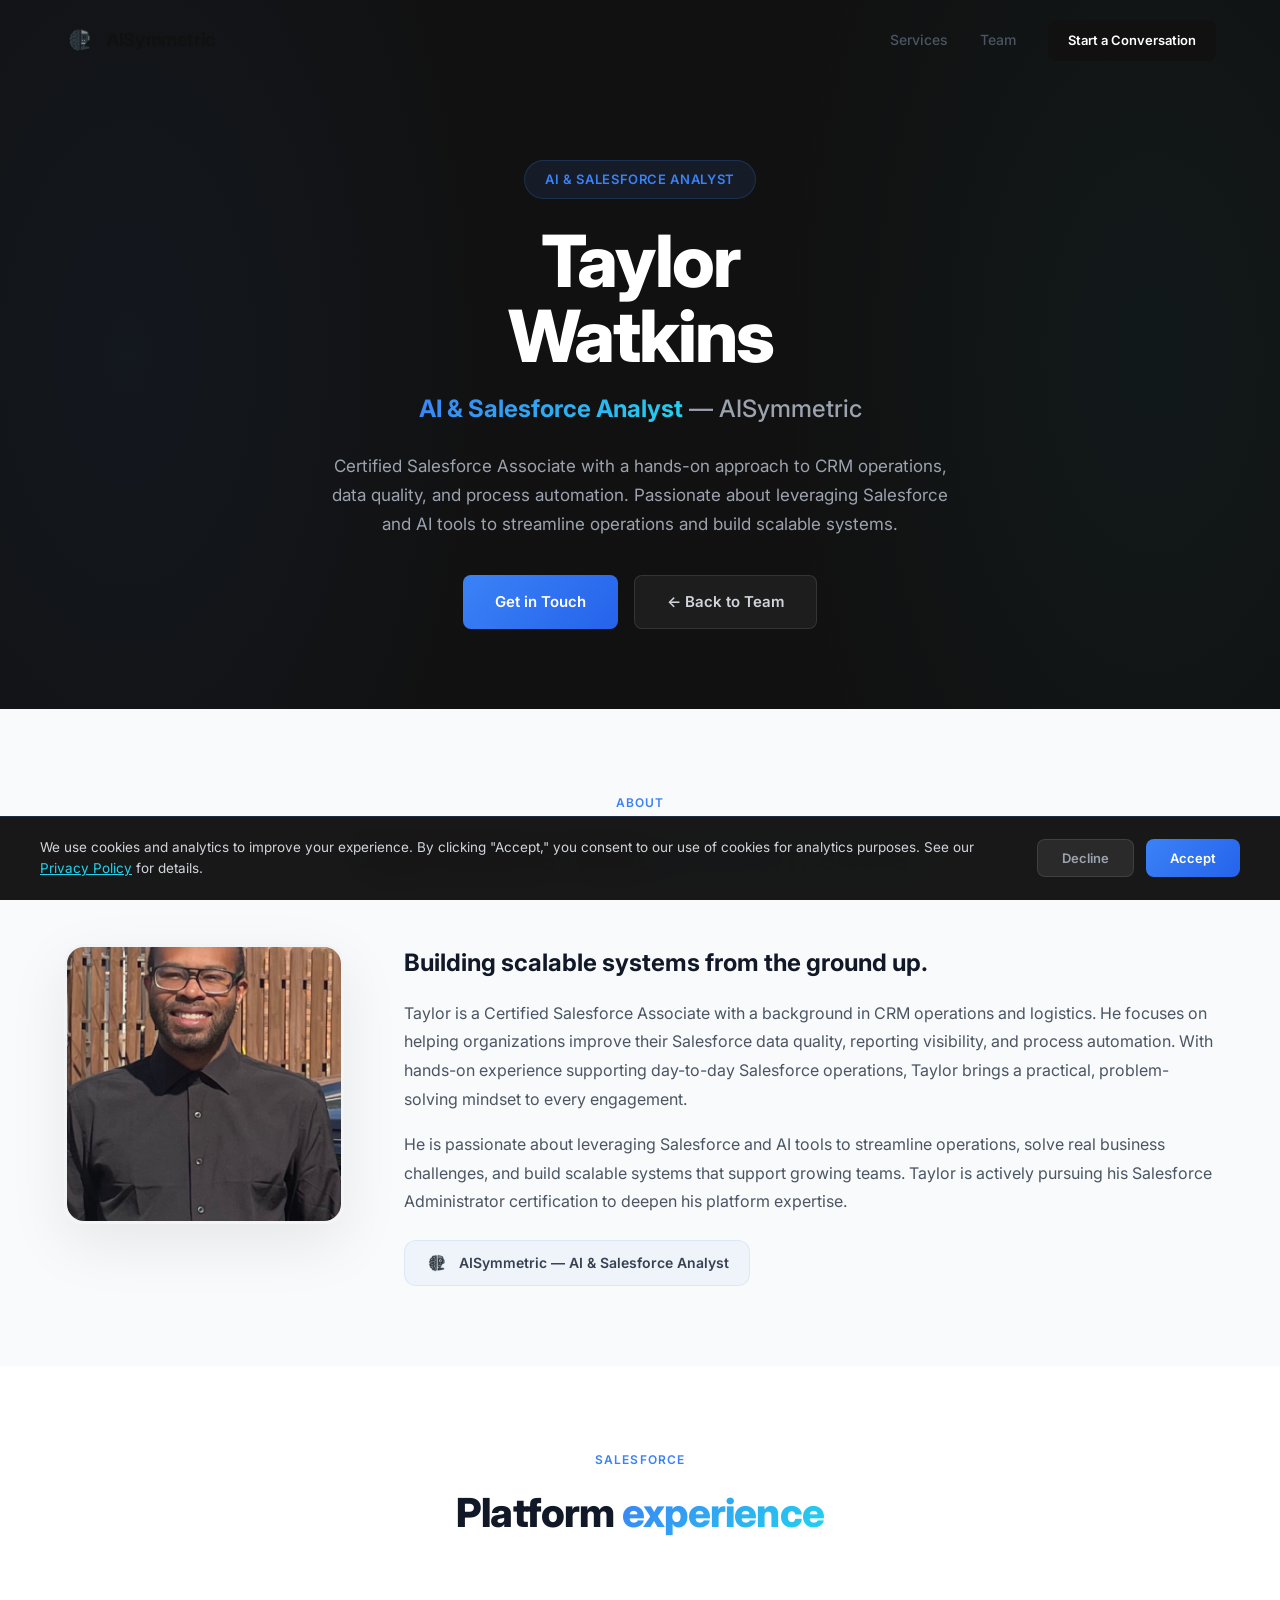
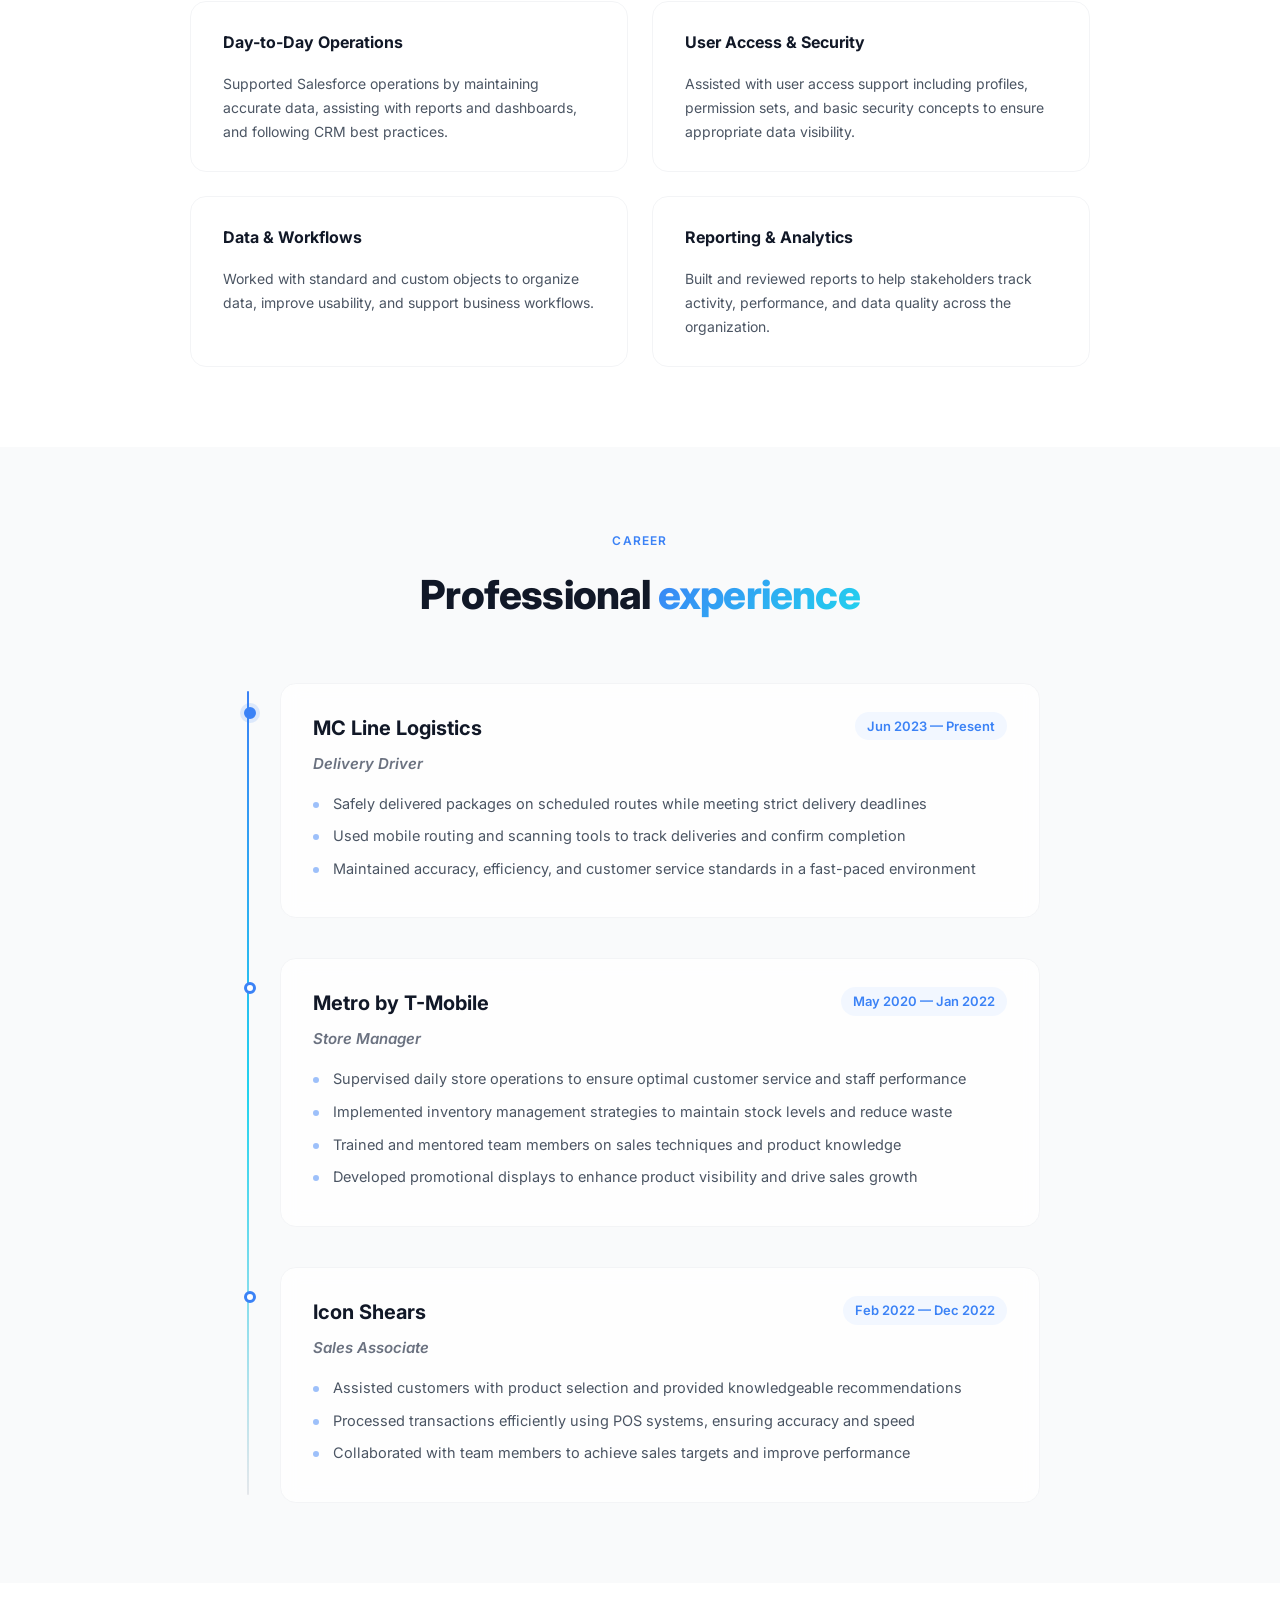
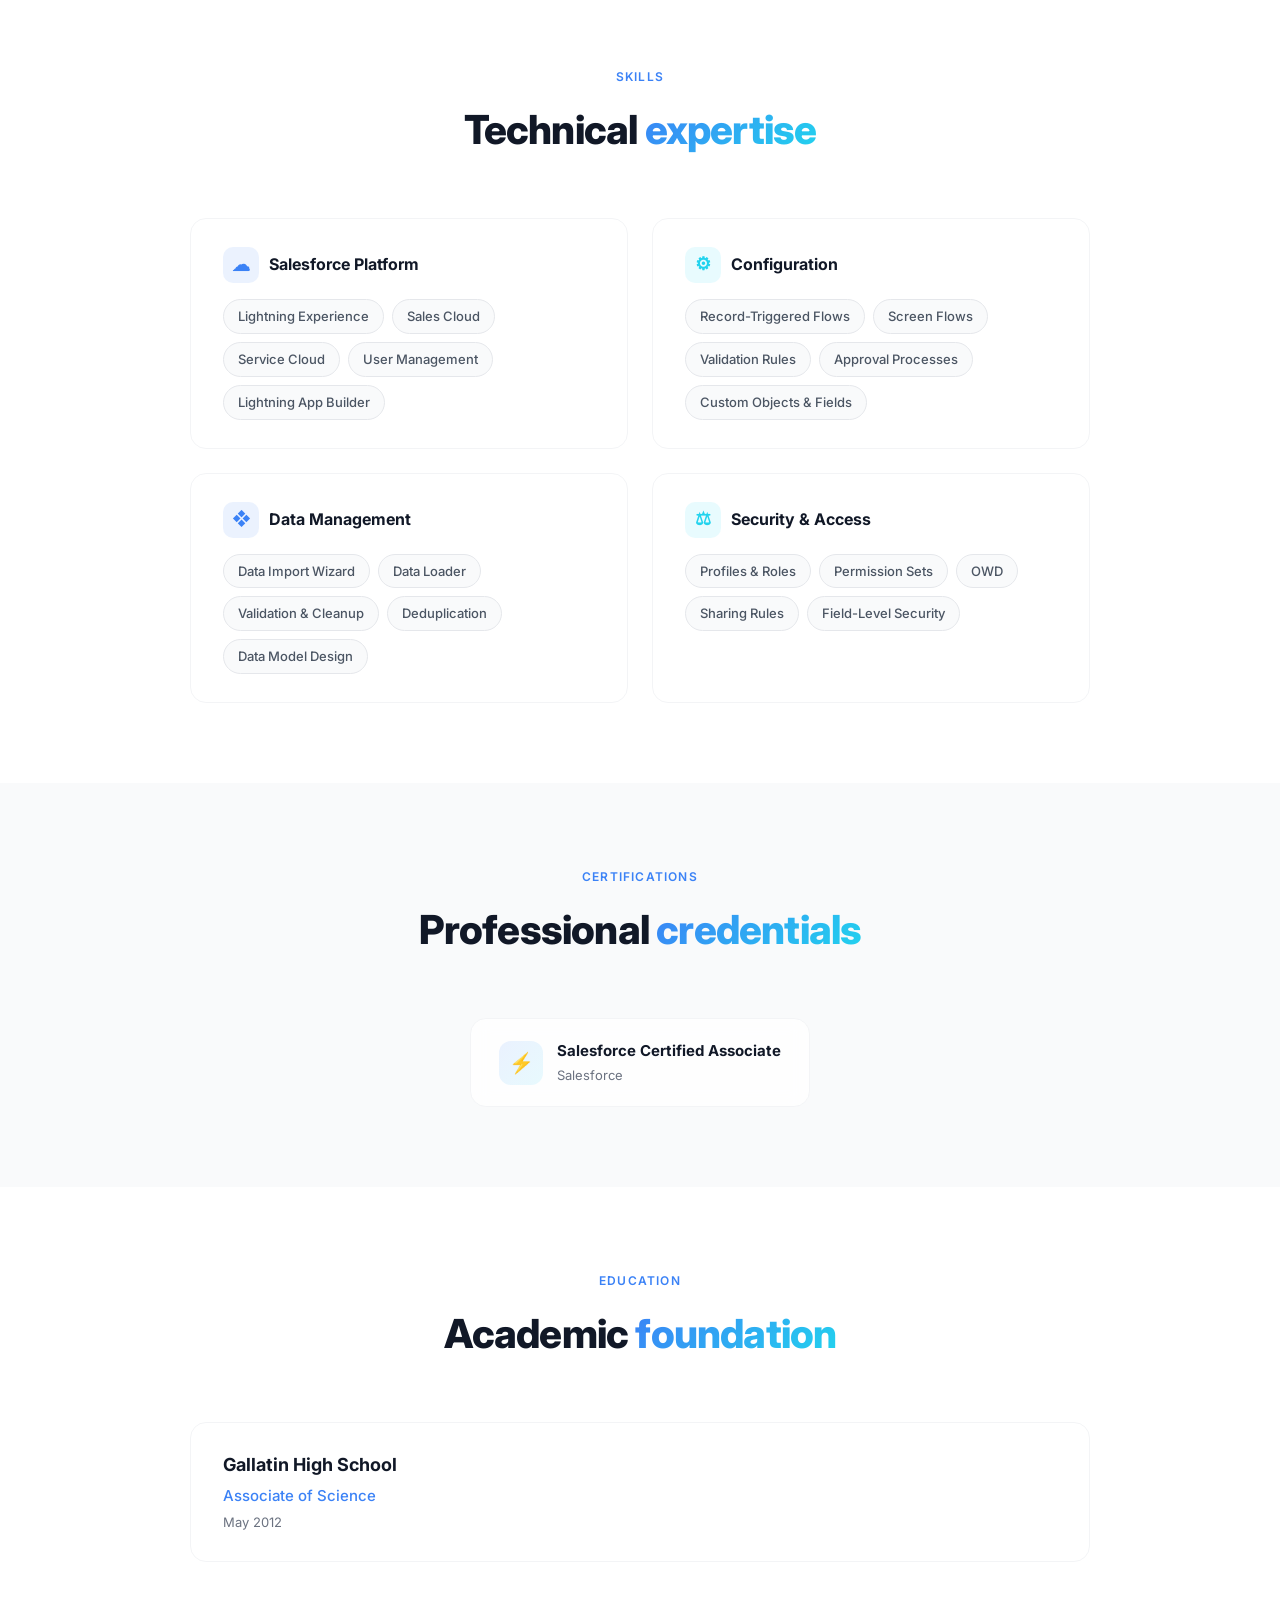
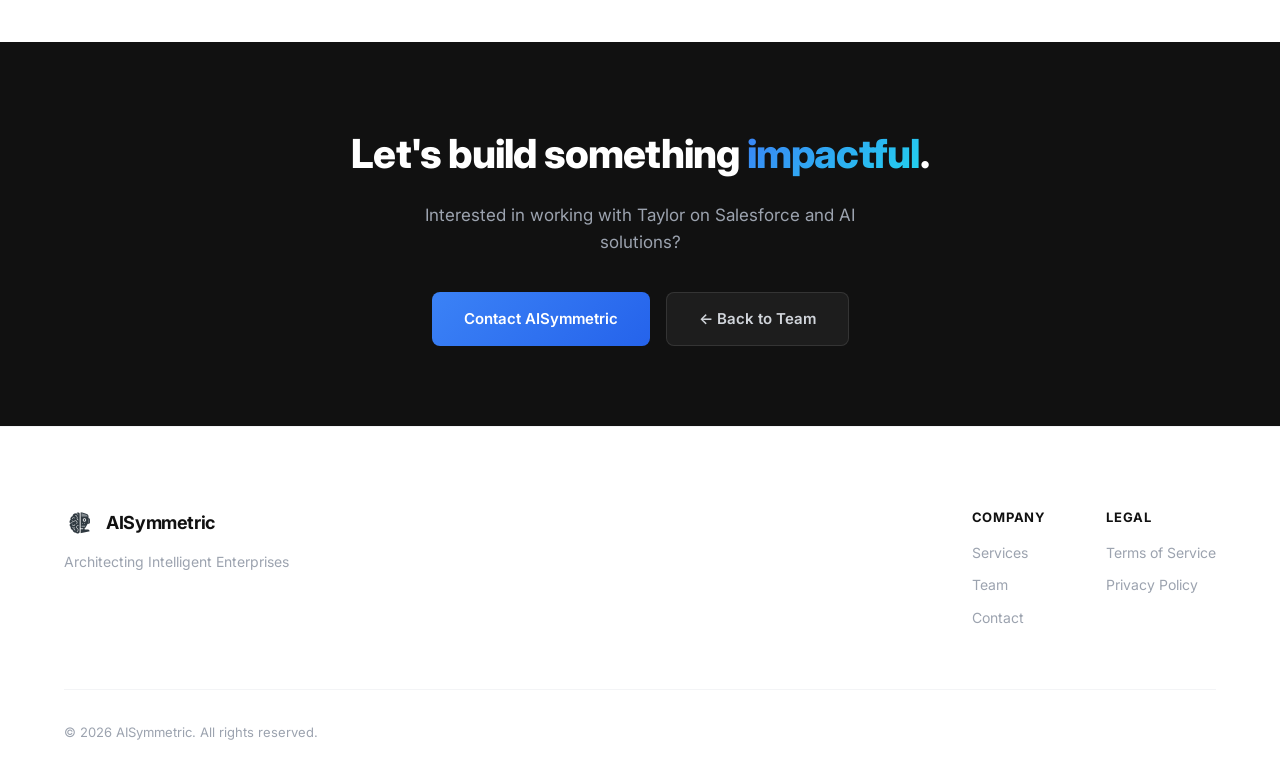
<file: taylor.html>
<!DOCTYPE html>
<html lang="en">
<head>
  <meta charset="UTF-8" />
  <meta name="viewport" content="width=device-width, initial-scale=1.0" />
  <!-- Analytics loaded via cookie-consent.js after user consent (ISO 27701) -->
  <title>Taylor Watkins — AI & Salesforce Analyst | AISymmetric</title>
  <meta name="description" content="Taylor Watkins — AI & Salesforce Analyst at AISymmetric. Certified Salesforce Associate focused on data quality, reporting visibility, and process automation." />
  <link rel="canonical" href="https://aisymmetricsolutions.com/taylor" />
  <meta property="og:type" content="profile" />
  <meta property="og:title" content="Taylor Watkins — AI & Salesforce Analyst | AISymmetric" />
  <meta property="og:description" content="Taylor Watkins — AI & Salesforce Analyst at AISymmetric. Certified Salesforce Associate focused on data quality and process automation." />
  <meta property="og:url" content="https://aisymmetricsolutions.com/taylor" />
  <meta property="og:image" content="https://aisymmetricsolutions.com/assets/images/Taylor Watkins.jpeg" />
  <meta property="og:site_name" content="AISymmetric" />
  <meta name="twitter:card" content="summary" />
  <meta name="twitter:title" content="Taylor Watkins — AI & Salesforce Analyst | AISymmetric" />
  <meta name="twitter:description" content="Taylor Watkins — AI & Salesforce Analyst at AISymmetric. Certified Salesforce Associate focused on data quality and process automation." />
  <meta name="twitter:image" content="https://aisymmetricsolutions.com/assets/images/Taylor Watkins.jpeg" />
  <link rel="preconnect" href="https://fonts.googleapis.com" />
  <link rel="preconnect" href="https://fonts.gstatic.com" crossorigin />
  <link href="https://fonts.googleapis.com/css2?family=Inter:wght@300;400;500;600;700;800;900&display=swap" rel="stylesheet" />
  <link rel="stylesheet" href="styles.css" />
  <link rel="stylesheet" href="resume.css" />
  <link rel="icon" href="assets/images/logo-transparent.png" />
  <script type="application/ld+json">
  {
    "@context": "https://schema.org",
    "@type": "Person",
    "name": "Taylor Watkins",
    "jobTitle": "AI & Salesforce Analyst",
    "worksFor": {"@type": "Organization", "name": "AISymmetric", "url": "https://aisymmetricsolutions.com"},
    "url": "https://aisymmetricsolutions.com/taylor",
    "image": "https://aisymmetricsolutions.com/assets/images/Taylor Watkins.jpeg"
  }
  </script>
</head>
<body>
  <nav class="nav nav-solid" id="nav">
    <div class="nav-inner">
      <a href="/" class="nav-logo">
        <img src="assets/images/logo-transparent.png" alt="AISymmetric" class="logo-icon" />
        <span>AISymmetric</span>
      </a>
      <div class="nav-links">
        <a href="/#services">Services</a>
        <a href="/#team">Team</a>
        <a href="/#contact" class="nav-cta">Start a Conversation</a>
      </div>
      <button class="nav-toggle" id="nav-toggle" aria-label="Menu">
        <span></span><span></span><span></span>
      </button>
    </div>
  </nav>
  <div class="mobile-menu" id="mobile-menu">
    <a href="/#services">Services</a>
    <a href="/#team">Team</a>
    <a href="/#contact" class="nav-cta">Start a Conversation</a>
  </div>

  <!-- Hero -->
  <section class="resume-hero">
    <div class="container">
      <div class="resume-hero-badge">AI & Salesforce Analyst</div>
      <h1>Taylor<br />Watkins</h1>
      <p class="resume-hero-role"><span>AI & Salesforce Analyst</span> — AISymmetric</p>
      <p class="resume-hero-tagline">Certified Salesforce Associate with a hands-on approach to CRM operations, data quality, and process automation. Passionate about leveraging Salesforce and AI tools to streamline operations and build scalable systems.</p>
      <div class="resume-hero-actions">
        <a href="/#contact" class="btn-hero-primary">Get in Touch</a>
        <a href="/#team" class="btn-hero-secondary">&#8592; Back to Team</a>
      </div>
    </div>
  </section>

  <!-- About -->
  <section class="resume-section">
    <div class="container">
      <div class="resume-section-header">
        <span class="resume-section-tag">About</span>
        <h2 class="resume-section-title">Operations-first <span class="gradient-text">problem solver</span></h2>
      </div>
      <div class="resume-about">
        <div class="resume-about-photo">
          <img src="assets/images/Taylor Watkins.jpeg" alt="Taylor Watkins" />
        </div>
        <div class="resume-about-text">
          <h3>Building scalable systems from the ground up.</h3>
          <p>Taylor is a Certified Salesforce Associate with a background in CRM operations and logistics. He focuses on helping organizations improve their Salesforce data quality, reporting visibility, and process automation. With hands-on experience supporting day-to-day Salesforce operations, Taylor brings a practical, problem-solving mindset to every engagement.</p>
          <p>He is passionate about leveraging Salesforce and AI tools to streamline operations, solve real business challenges, and build scalable systems that support growing teams. Taylor is actively pursuing his Salesforce Administrator certification to deepen his platform expertise.</p>
          <div class="resume-about-company">
            <img src="assets/images/logo-transparent.png" alt="AISymmetric" />
            <span>AISymmetric — AI & Salesforce Analyst</span>
          </div>
        </div>
      </div>
    </div>
  </section>

  <!-- Salesforce Experience -->
  <section class="resume-section">
    <div class="container">
      <div class="resume-section-header">
        <span class="resume-section-tag">Salesforce</span>
        <h2 class="resume-section-title">Platform <span class="gradient-text">experience</span></h2>
      </div>
      <div class="resume-skills-grid">
        <div class="resume-skill-card">
          <h4>Day-to-Day Operations</h4>
          <p style="font-size:14px;color:var(--gray-600);line-height:1.7;">Supported Salesforce operations by maintaining accurate data, assisting with reports and dashboards, and following CRM best practices.</p>
        </div>
        <div class="resume-skill-card">
          <h4>User Access & Security</h4>
          <p style="font-size:14px;color:var(--gray-600);line-height:1.7;">Assisted with user access support including profiles, permission sets, and basic security concepts to ensure appropriate data visibility.</p>
        </div>
        <div class="resume-skill-card">
          <h4>Data & Workflows</h4>
          <p style="font-size:14px;color:var(--gray-600);line-height:1.7;">Worked with standard and custom objects to organize data, improve usability, and support business workflows.</p>
        </div>
        <div class="resume-skill-card">
          <h4>Reporting & Analytics</h4>
          <p style="font-size:14px;color:var(--gray-600);line-height:1.7;">Built and reviewed reports to help stakeholders track activity, performance, and data quality across the organization.</p>
        </div>
      </div>
    </div>
  </section>

  <!-- Career -->
  <section class="resume-section">
    <div class="container">
      <div class="resume-section-header">
        <span class="resume-section-tag">Career</span>
        <h2 class="resume-section-title">Professional <span class="gradient-text">experience</span></h2>
      </div>
      <div class="resume-timeline">
        <div class="resume-timeline-item">
          <div class="resume-timeline-card">
            <div class="resume-timeline-header">
              <span class="resume-timeline-company">MC Line Logistics</span>
              <span class="resume-timeline-dates">Jun 2023 — Present</span>
            </div>
            <div class="resume-timeline-role">Delivery Driver</div>
            <ul class="resume-timeline-bullets">
              <li>Safely delivered packages on scheduled routes while meeting strict delivery deadlines</li>
              <li>Used mobile routing and scanning tools to track deliveries and confirm completion</li>
              <li>Maintained accuracy, efficiency, and customer service standards in a fast-paced environment</li>
            </ul>
          </div>
        </div>
        <div class="resume-timeline-item">
          <div class="resume-timeline-card">
            <div class="resume-timeline-header">
              <span class="resume-timeline-company">Metro by T-Mobile</span>
              <span class="resume-timeline-dates">May 2020 — Jan 2022</span>
            </div>
            <div class="resume-timeline-role">Store Manager</div>
            <ul class="resume-timeline-bullets">
              <li>Supervised daily store operations to ensure optimal customer service and staff performance</li>
              <li>Implemented inventory management strategies to maintain stock levels and reduce waste</li>
              <li>Trained and mentored team members on sales techniques and product knowledge</li>
              <li>Developed promotional displays to enhance product visibility and drive sales growth</li>
            </ul>
          </div>
        </div>
        <div class="resume-timeline-item">
          <div class="resume-timeline-card">
            <div class="resume-timeline-header">
              <span class="resume-timeline-company">Icon Shears</span>
              <span class="resume-timeline-dates">Feb 2022 — Dec 2022</span>
            </div>
            <div class="resume-timeline-role">Sales Associate</div>
            <ul class="resume-timeline-bullets">
              <li>Assisted customers with product selection and provided knowledgeable recommendations</li>
              <li>Processed transactions efficiently using POS systems, ensuring accuracy and speed</li>
              <li>Collaborated with team members to achieve sales targets and improve performance</li>
            </ul>
          </div>
        </div>
      </div>
    </div>
  </section>

  <!-- Skills -->
  <section class="resume-section">
    <div class="container">
      <div class="resume-section-header">
        <span class="resume-section-tag">Skills</span>
        <h2 class="resume-section-title">Technical <span class="gradient-text">expertise</span></h2>
      </div>
      <div class="resume-skills-grid">
        <div class="resume-skill-card">
          <h4><span class="skill-icon skill-icon-blue">&#9729;</span> Salesforce Platform</h4>
          <div class="resume-skill-tags">
            <span class="resume-skill-tag">Lightning Experience</span>
            <span class="resume-skill-tag">Sales Cloud</span>
            <span class="resume-skill-tag">Service Cloud</span>
            <span class="resume-skill-tag">User Management</span>
            <span class="resume-skill-tag">Lightning App Builder</span>
          </div>
        </div>
        <div class="resume-skill-card">
          <h4><span class="skill-icon skill-icon-cyan">&#9881;</span> Configuration</h4>
          <div class="resume-skill-tags">
            <span class="resume-skill-tag">Record-Triggered Flows</span>
            <span class="resume-skill-tag">Screen Flows</span>
            <span class="resume-skill-tag">Validation Rules</span>
            <span class="resume-skill-tag">Approval Processes</span>
            <span class="resume-skill-tag">Custom Objects & Fields</span>
          </div>
        </div>
        <div class="resume-skill-card">
          <h4><span class="skill-icon skill-icon-blue">&#10070;</span> Data Management</h4>
          <div class="resume-skill-tags">
            <span class="resume-skill-tag">Data Import Wizard</span>
            <span class="resume-skill-tag">Data Loader</span>
            <span class="resume-skill-tag">Validation & Cleanup</span>
            <span class="resume-skill-tag">Deduplication</span>
            <span class="resume-skill-tag">Data Model Design</span>
          </div>
        </div>
        <div class="resume-skill-card">
          <h4><span class="skill-icon skill-icon-cyan">&#9878;</span> Security & Access</h4>
          <div class="resume-skill-tags">
            <span class="resume-skill-tag">Profiles & Roles</span>
            <span class="resume-skill-tag">Permission Sets</span>
            <span class="resume-skill-tag">OWD</span>
            <span class="resume-skill-tag">Sharing Rules</span>
            <span class="resume-skill-tag">Field-Level Security</span>
          </div>
        </div>
      </div>
    </div>
  </section>

  <!-- Certifications -->
  <section class="resume-section">
    <div class="container">
      <div class="resume-section-header">
        <span class="resume-section-tag">Certifications</span>
        <h2 class="resume-section-title">Professional <span class="gradient-text">credentials</span></h2>
      </div>
      <div class="resume-certs">
        <div class="resume-cert-badge">
          <div class="resume-cert-icon">&#9889;</div>
          <div class="resume-cert-info">
            <h4>Salesforce Certified Associate</h4>
            <p>Salesforce</p>
          </div>
        </div>
      </div>
    </div>
  </section>

  <!-- Education -->
  <section class="resume-section">
    <div class="container">
      <div class="resume-section-header">
        <span class="resume-section-tag">Education</span>
        <h2 class="resume-section-title">Academic <span class="gradient-text">foundation</span></h2>
      </div>
      <div class="resume-education">
        <div class="resume-edu-card">
          <h4>Gallatin High School</h4>
          <div class="edu-degree">Associate of Science</div>
          <div class="edu-date">May 2012</div>
        </div>
      </div>
    </div>
  </section>

  <!-- Contact -->
  <section class="resume-contact">
    <div class="container">
      <h2>Let's build something <span class="gradient-text">impactful</span>.</h2>
      <p>Interested in working with Taylor on Salesforce and AI solutions?</p>
      <div class="resume-contact-links">
        <a href="/#contact" class="btn-hero-primary">Contact AISymmetric</a>
        <a href="/#team" class="btn-hero-secondary">&#8592; Back to Team</a>
      </div>
    </div>
  </section>

  <footer class="footer">
    <div class="container">
      <div class="footer-inner">
        <div class="footer-brand">
          <a href="/" class="nav-logo">
            <img src="assets/images/logo-transparent.png" alt="AISymmetric" class="logo-icon" />
            <span>AISymmetric</span>
          </a>
          <p class="footer-tagline">Architecting Intelligent Enterprises</p>
        </div>
        <div class="footer-links">
          <div class="footer-col">
            <h5>Company</h5>
            <a href="/#services">Services</a>
            <a href="/#team">Team</a>
            <a href="/#contact">Contact</a>
          </div>
          <div class="footer-col">
            <h5>Legal</h5>
            <a href="/terms#terms-of-service">Terms of Service</a>
            <a href="/terms#privacy-policy">Privacy Policy</a>
          </div>
        </div>
      </div>
      <div class="footer-bottom">
        <p>&copy; 2026 AISymmetric. All rights reserved.</p>
      </div>
    </div>
  </footer>

  <script>
    const navToggle = document.getElementById('nav-toggle');
    const mobileMenu = document.getElementById('mobile-menu');
    if (navToggle) {
      navToggle.addEventListener('click', () => {
        mobileMenu.classList.toggle('active');
        navToggle.classList.toggle('active');
      });
    }
  </script>
<script src="cookie-consent.js"></script>
</body>
</html>
</file>
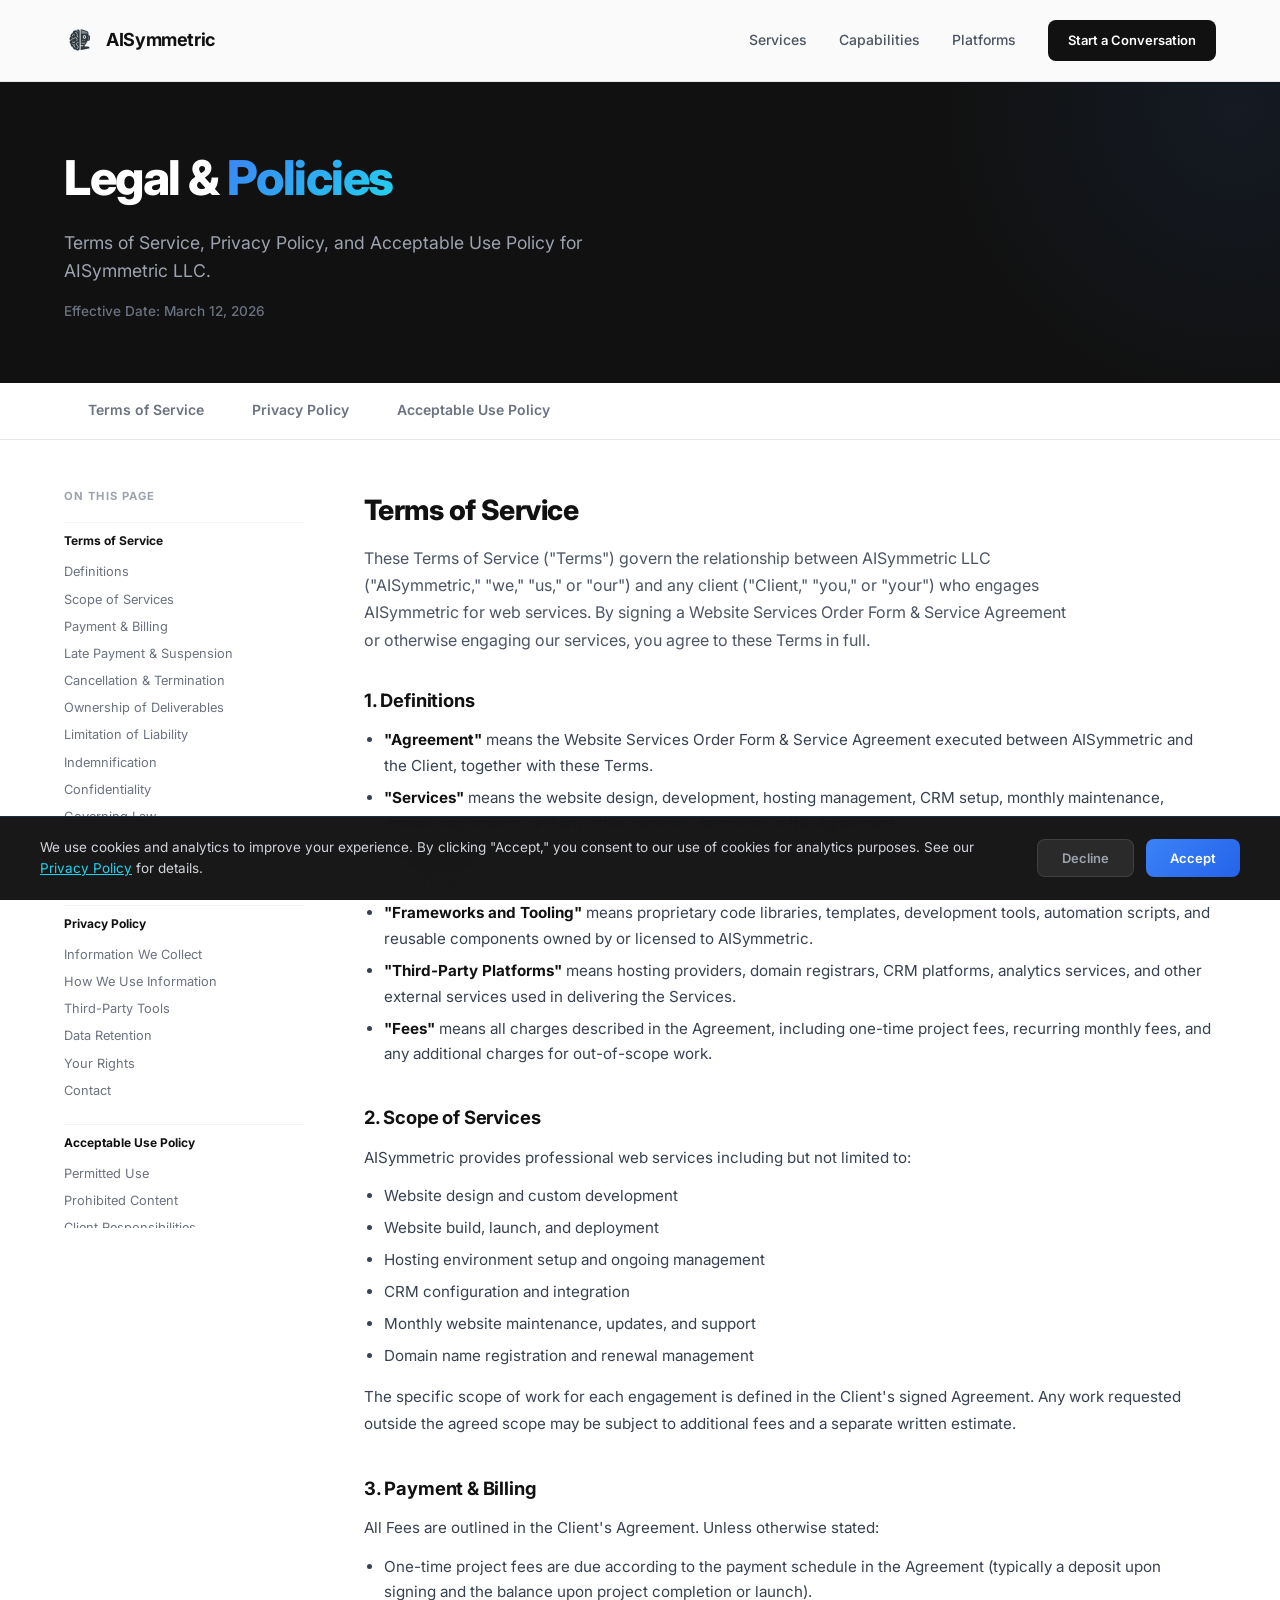
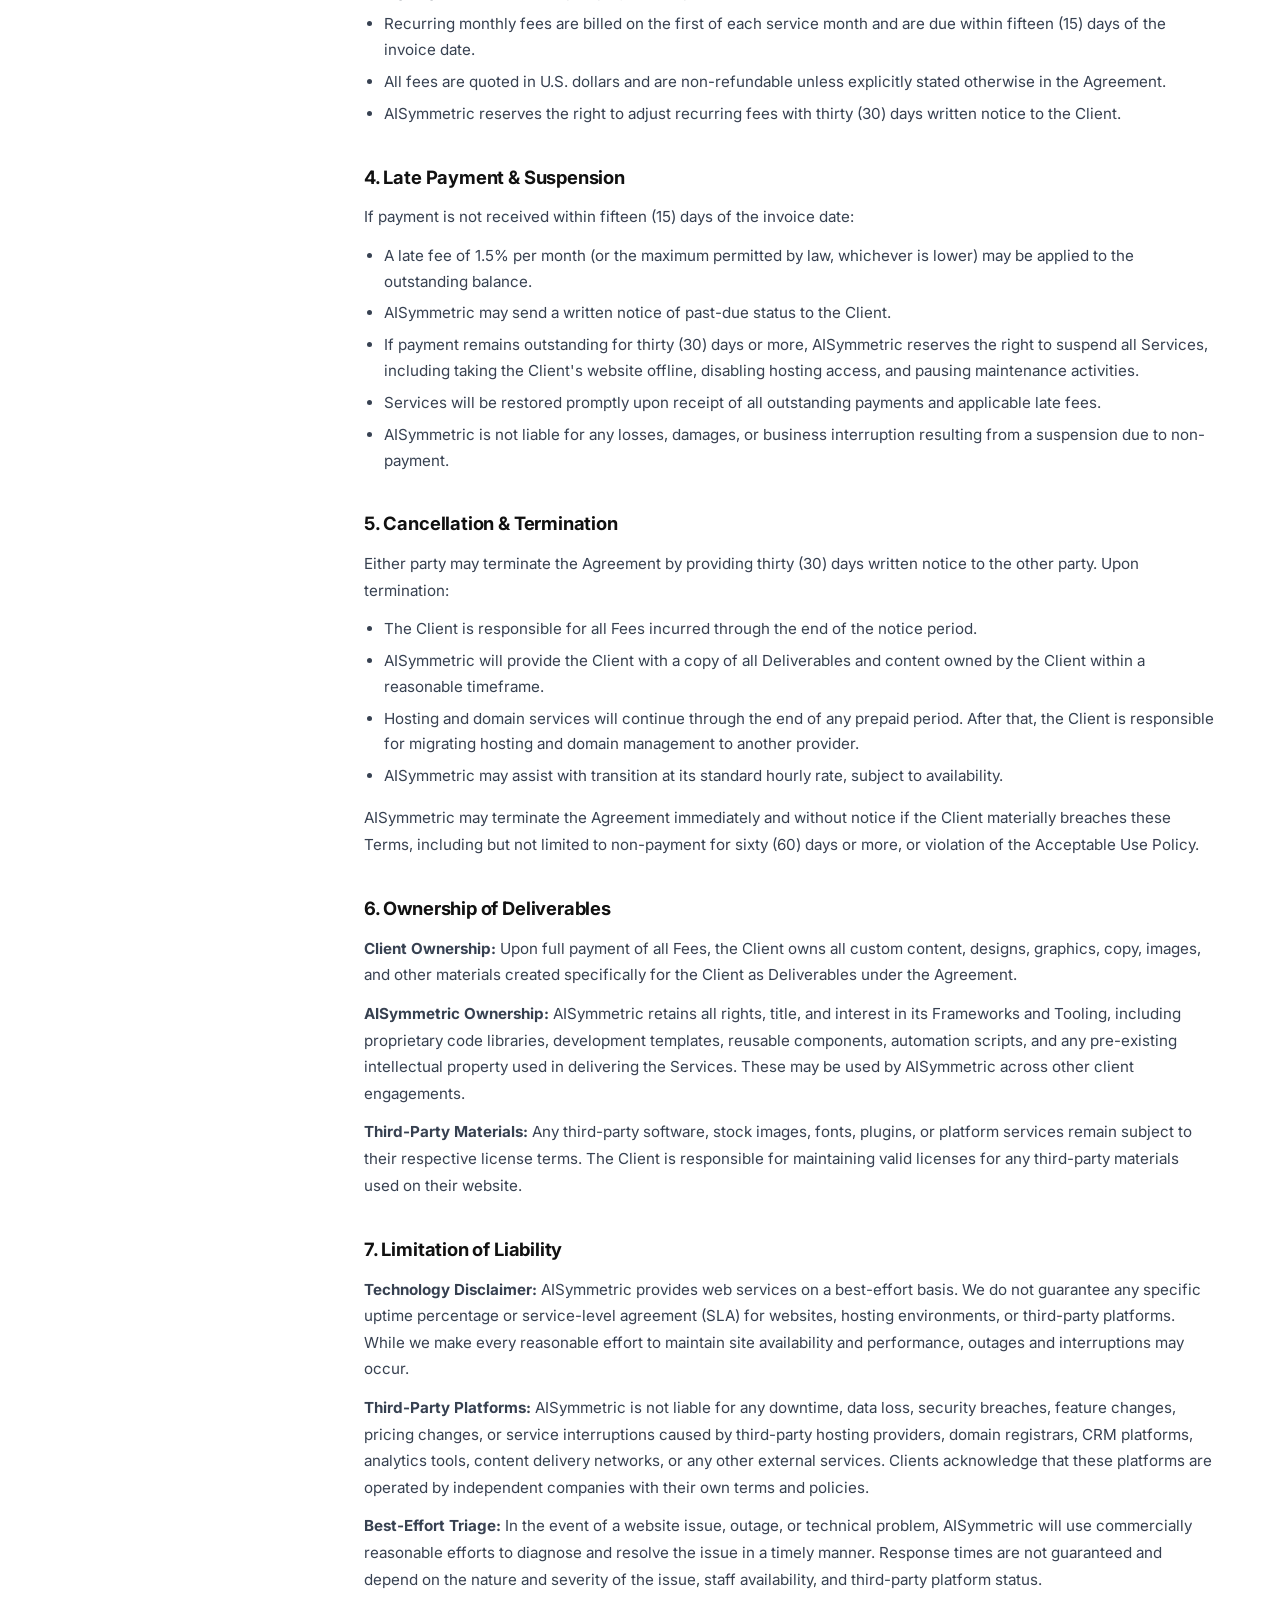
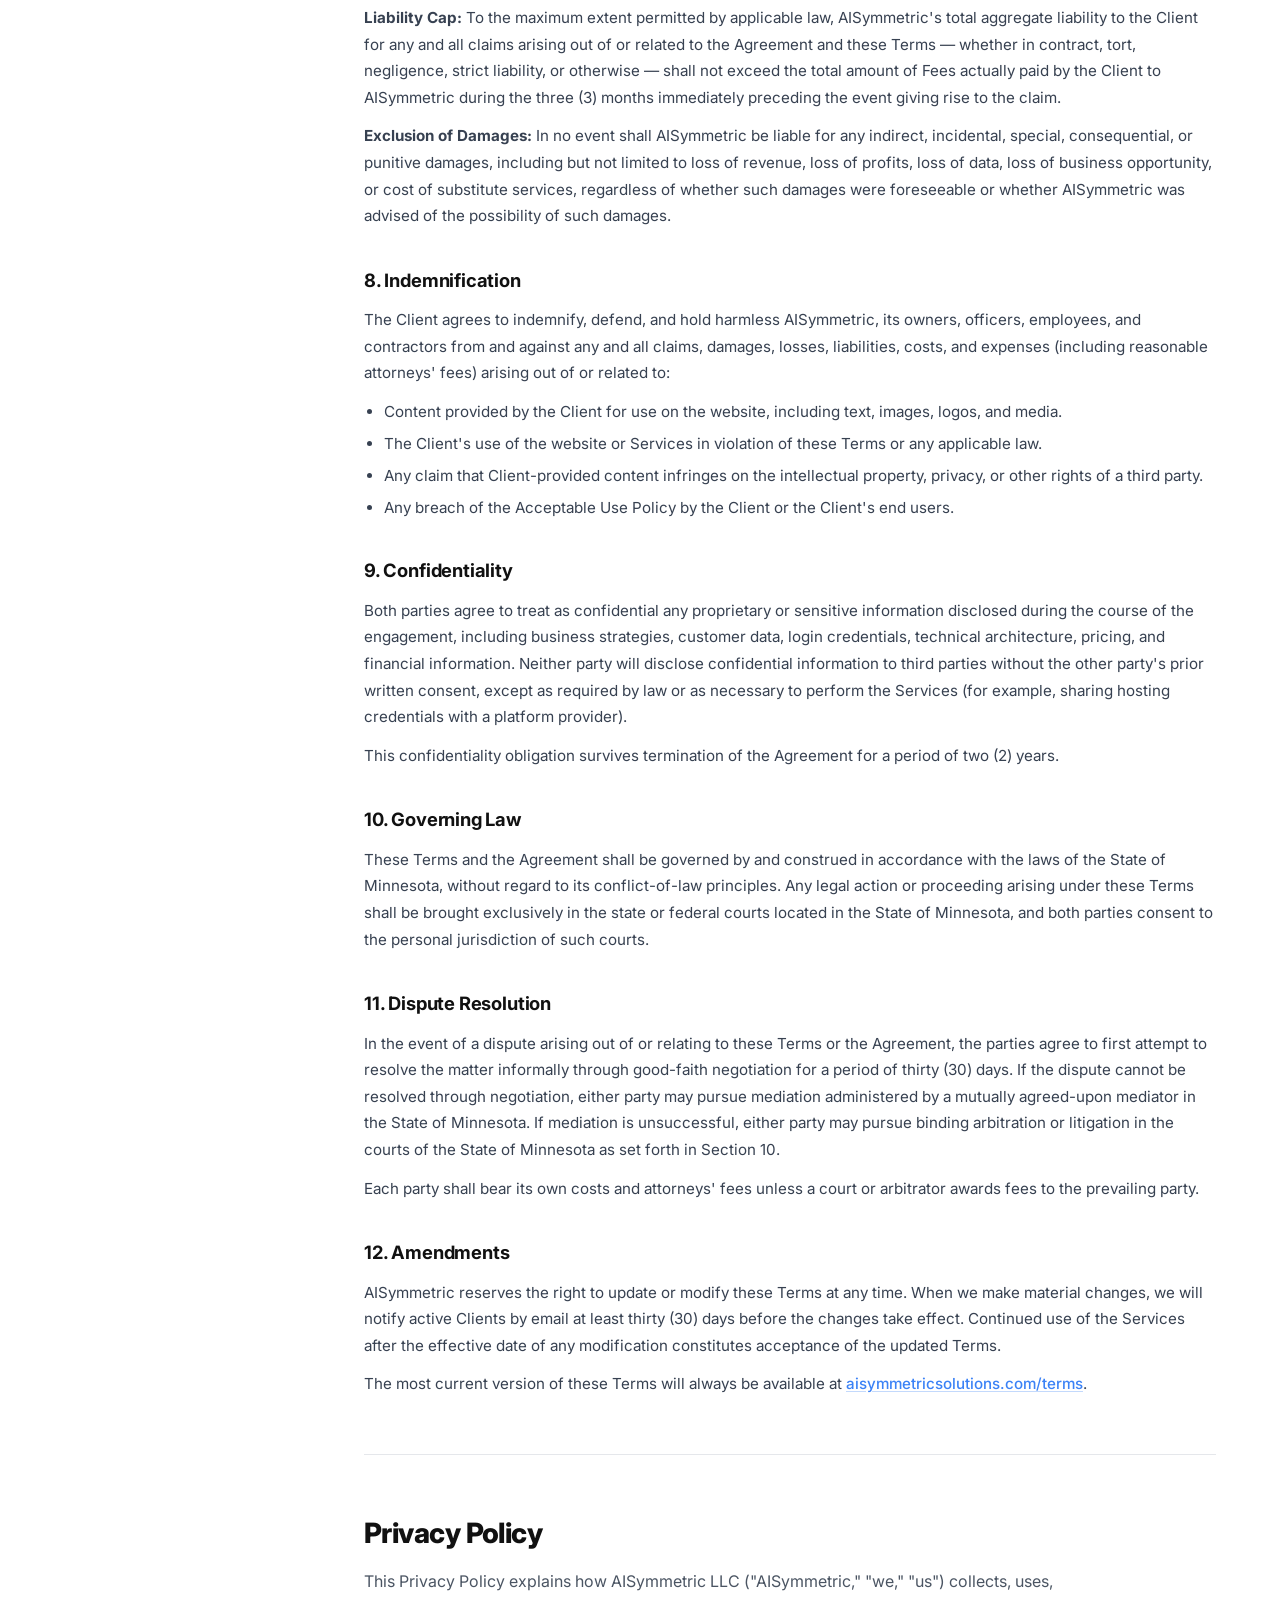
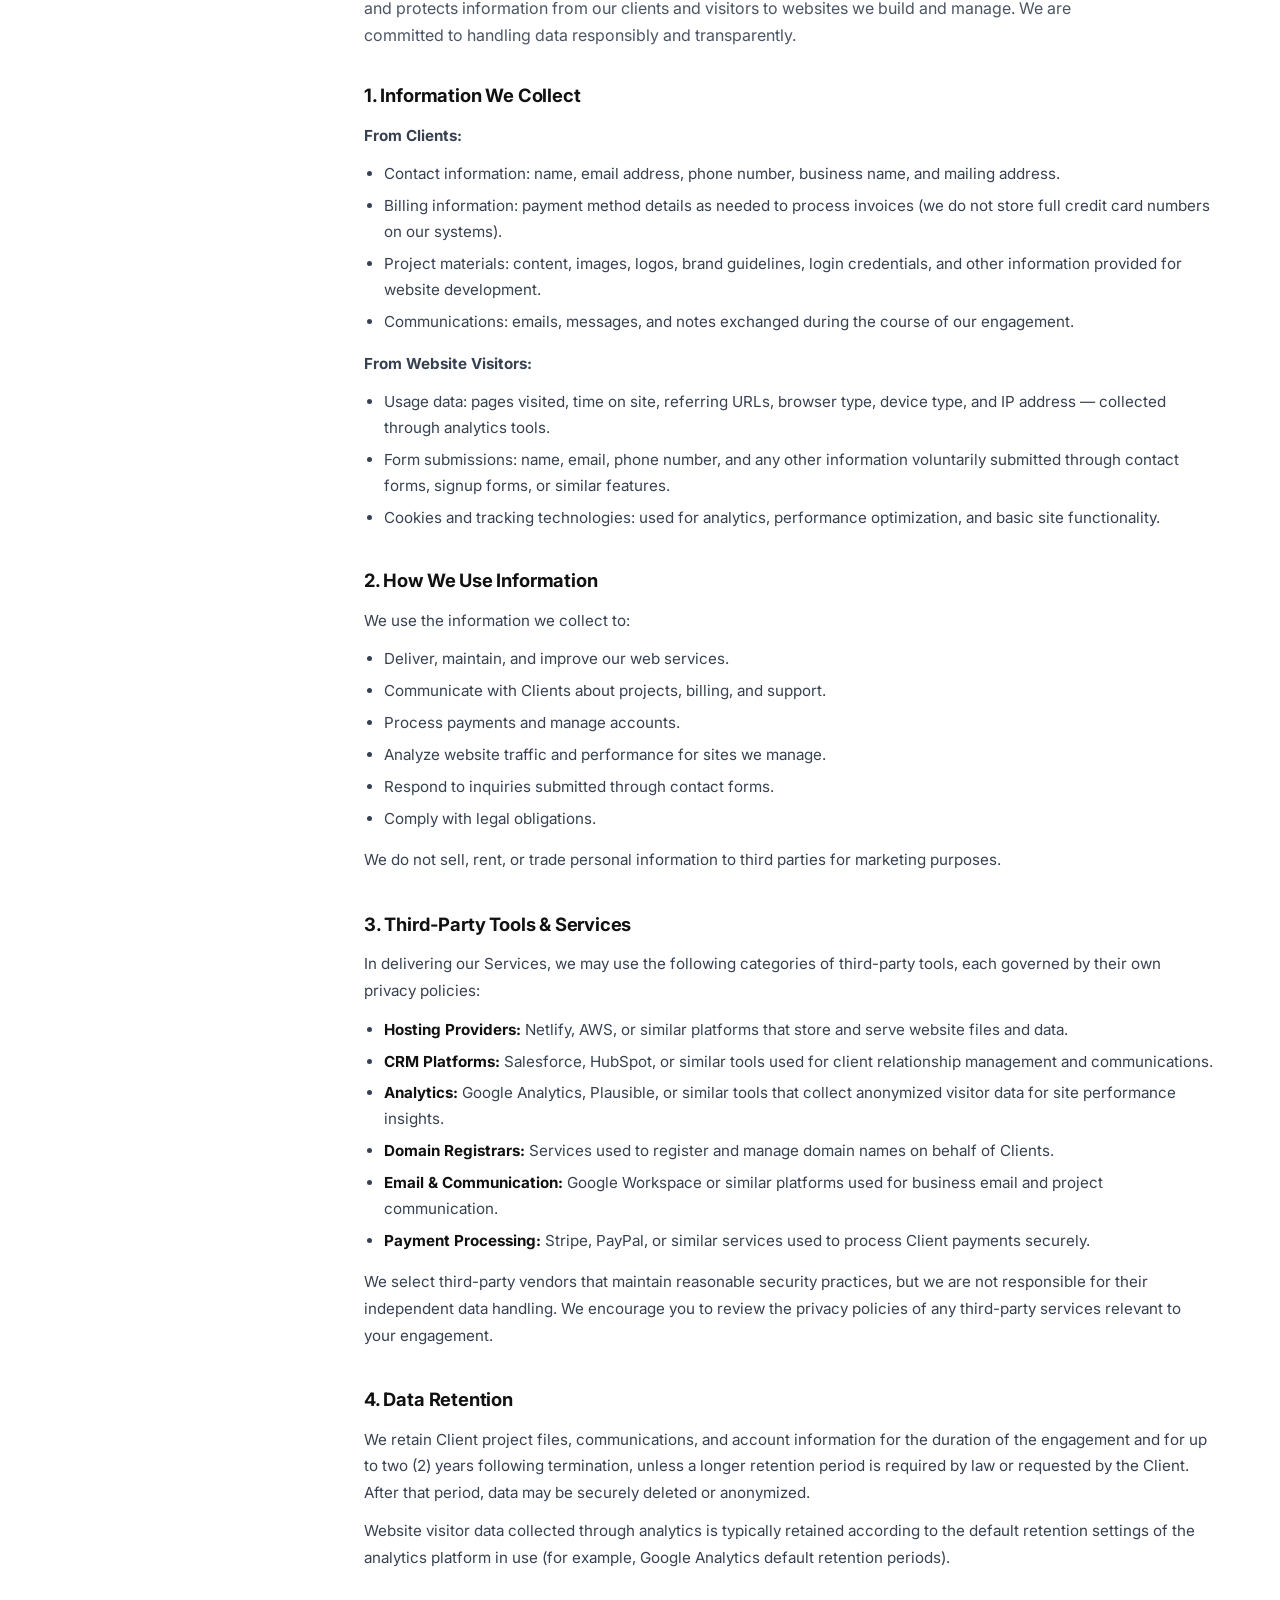
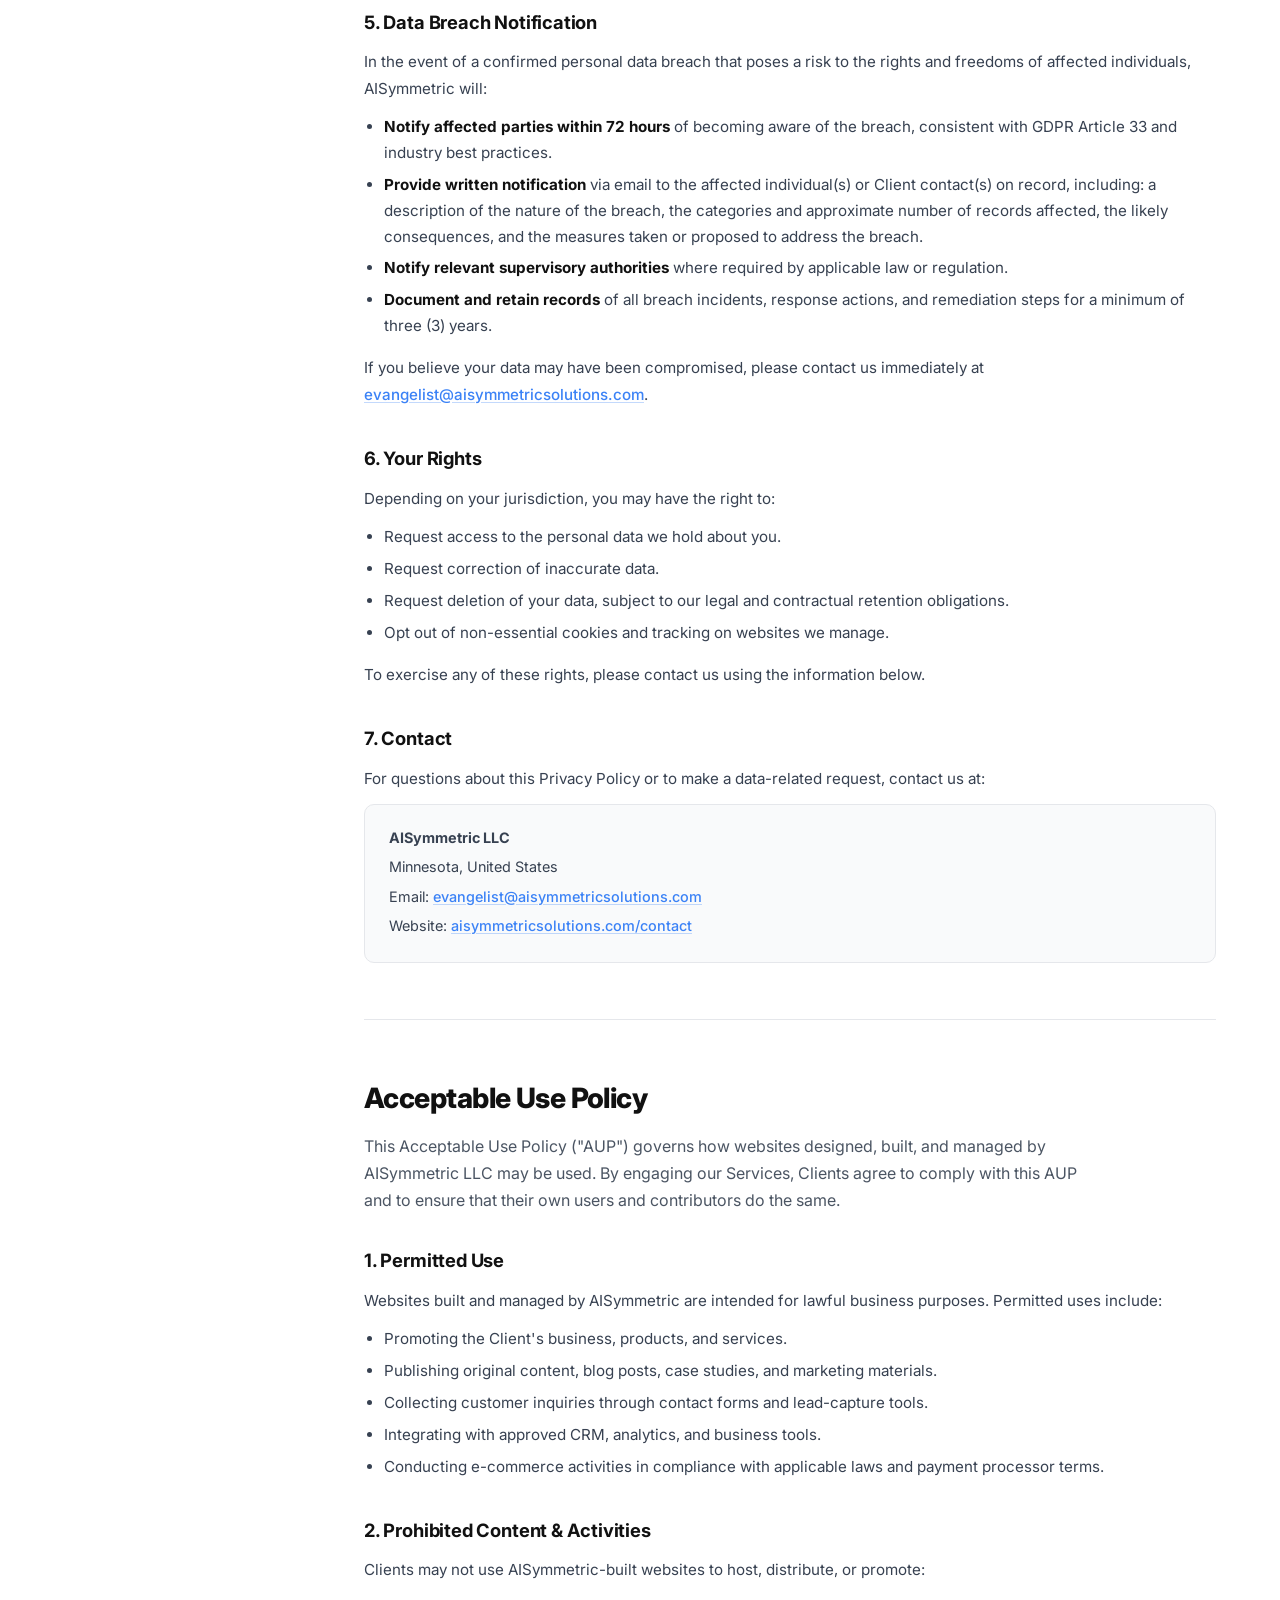
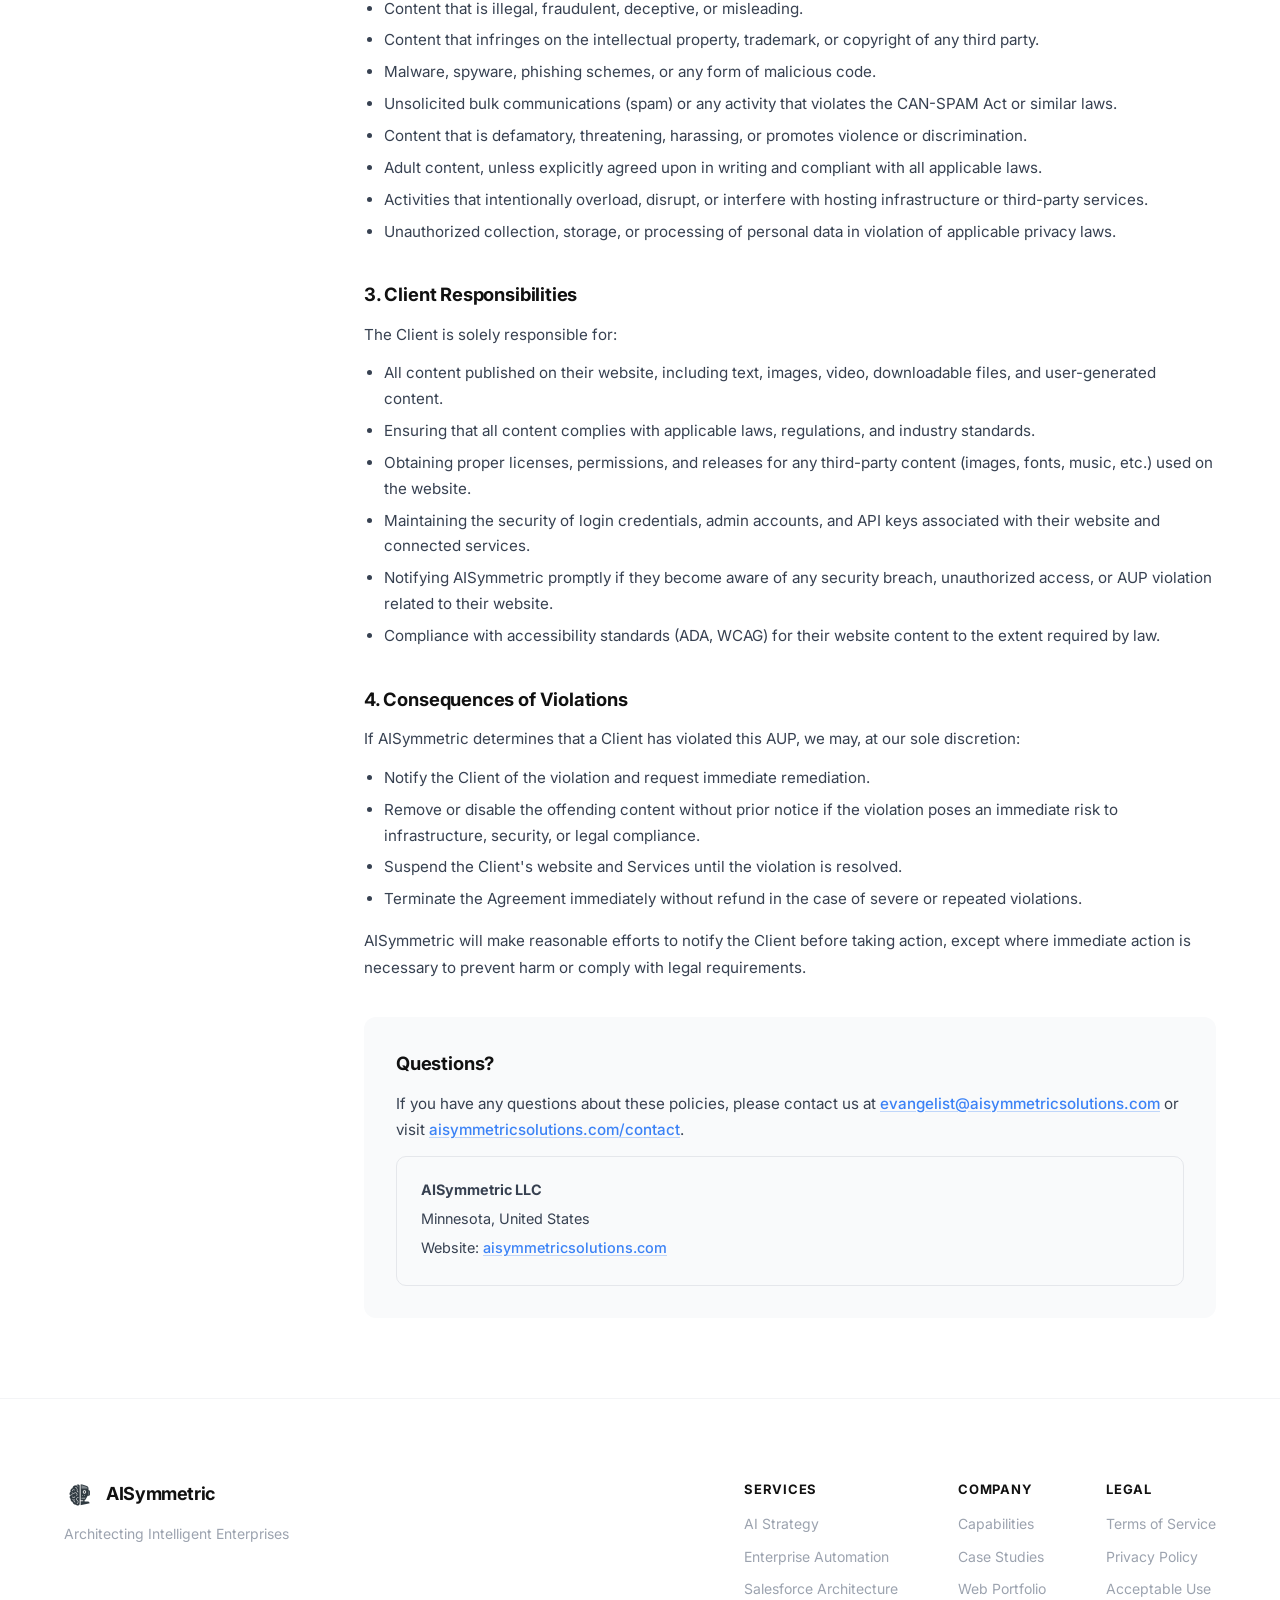
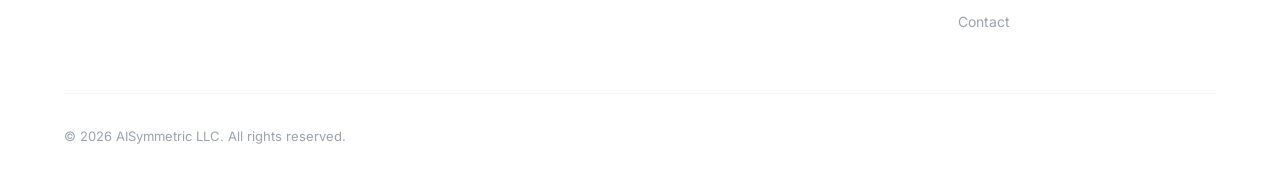
<file: terms.html>
<!DOCTYPE html>
<html lang="en">
<head>
  <meta charset="UTF-8" />
  <meta name="viewport" content="width=device-width, initial-scale=1.0" />
  <!-- Analytics loaded via cookie-consent.js after user consent (ISO 27701) -->
  <title>Terms of Service — AISymmetric LLC</title>
  <meta name="description" content="Terms of Service, Privacy Policy, and Acceptable Use Policy for AISymmetric LLC web services." />
  <link rel="canonical" href="https://aisymmetricsolutions.com/terms" />
  <meta property="og:type" content="website" />
  <meta property="og:title" content="Terms of Service — AISymmetric LLC" />
  <meta property="og:description" content="Terms of Service, Privacy Policy, and Acceptable Use Policy for AISymmetric LLC web services." />
  <meta property="og:url" content="https://aisymmetricsolutions.com/terms" />
  <meta property="og:image" content="https://aisymmetricsolutions.com/assets/images/logo-transparent.png" />
  <meta property="og:site_name" content="AISymmetric" />
  <meta name="twitter:card" content="summary" />
  <meta name="twitter:title" content="Terms of Service — AISymmetric LLC" />
  <meta name="twitter:description" content="Terms of Service, Privacy Policy, and Acceptable Use Policy for AISymmetric LLC web services." />
  <meta name="twitter:image" content="https://aisymmetricsolutions.com/assets/images/logo-transparent.png" />
  <link rel="preconnect" href="https://fonts.googleapis.com" />
  <link rel="preconnect" href="https://fonts.gstatic.com" crossorigin />
  <link href="https://fonts.googleapis.com/css2?family=Inter:wght@300;400;500;600;700;800;900&display=swap" rel="stylesheet" />
  <link rel="stylesheet" href="styles.css" />
  <link rel="stylesheet" href="terms.css" />
  <link rel="icon" href="assets/images/logo-transparent.png" />
</head>
<body>
  <!-- Navigation -->
  <nav class="nav nav-solid" id="nav">
    <div class="nav-inner">
      <a href="/" class="nav-logo">
        <img src="assets/images/logo-transparent.png" alt="AISymmetric" class="logo-icon" />
        <span>AISymmetric</span>
      </a>
      <div class="nav-links">
        <a href="/#services">Services</a>
        <a href="/#capabilities">Capabilities</a>
        <a href="/#platforms">Platforms</a>
        <a href="/#contact" class="nav-cta">Start a Conversation</a>
      </div>
      <button class="nav-toggle" id="nav-toggle" aria-label="Menu">
        <span></span><span></span><span></span>
      </button>
    </div>
  </nav>

  <!-- Mobile Menu -->
  <div class="mobile-menu" id="mobile-menu">
    <a href="/#services">Services</a>
    <a href="/#capabilities">Capabilities</a>
    <a href="/#platforms">Platforms</a>
    <a href="/#contact" class="nav-cta">Start a Conversation</a>
  </div>

  <!-- Page Header -->
  <header class="terms-header">
    <div class="container">
      <h1 class="terms-page-title">Legal &amp; <span class="gradient-text">Policies</span></h1>
      <p class="terms-page-subtitle">Terms of Service, Privacy Policy, and Acceptable Use Policy for AISymmetric LLC.</p>
      <p class="terms-effective">Effective Date: March 12, 2026</p>
    </div>
  </header>

  <!-- Policy Navigation -->
  <div class="terms-nav-bar">
    <div class="container">
      <div class="terms-nav">
        <a href="#terms-of-service" class="terms-nav-link active">Terms of Service</a>
        <a href="#privacy-policy" class="terms-nav-link">Privacy Policy</a>
        <a href="#acceptable-use" class="terms-nav-link">Acceptable Use Policy</a>
      </div>
    </div>
  </div>

  <!-- Main Content -->
  <main class="terms-content">
    <div class="container">
      <div class="terms-layout">

        <!-- Sidebar Table of Contents -->
        <aside class="terms-sidebar">
          <div class="terms-toc">
            <h4>On This Page</h4>
            <div class="toc-group">
              <h5>Terms of Service</h5>
              <a href="#definitions">Definitions</a>
              <a href="#scope">Scope of Services</a>
              <a href="#payment">Payment &amp; Billing</a>
              <a href="#late-payment">Late Payment &amp; Suspension</a>
              <a href="#cancellation">Cancellation &amp; Termination</a>
              <a href="#ownership">Ownership of Deliverables</a>
              <a href="#liability">Limitation of Liability</a>
              <a href="#indemnification">Indemnification</a>
              <a href="#confidentiality">Confidentiality</a>
              <a href="#governing-law">Governing Law</a>
              <a href="#disputes">Dispute Resolution</a>
              <a href="#amendments">Amendments</a>
            </div>
            <div class="toc-group">
              <h5>Privacy Policy</h5>
              <a href="#info-collected">Information We Collect</a>
              <a href="#info-use">How We Use Information</a>
              <a href="#third-party-tools">Third-Party Tools</a>
              <a href="#data-retention">Data Retention</a>
              <a href="#client-rights">Your Rights</a>
              <a href="#privacy-contact">Contact</a>
            </div>
            <div class="toc-group">
              <h5>Acceptable Use Policy</h5>
              <a href="#permitted-use">Permitted Use</a>
              <a href="#prohibited-content">Prohibited Content</a>
              <a href="#client-responsibilities">Client Responsibilities</a>
              <a href="#aup-violations">Violations</a>
            </div>
          </div>
        </aside>

        <!-- Policy Content -->
        <div class="terms-body">

          <!-- ============================= -->
          <!-- TERMS OF SERVICE              -->
          <!-- ============================= -->
          <section id="terms-of-service" class="policy-section">
            <h2 class="policy-title">Terms of Service</h2>
            <p class="policy-intro">These Terms of Service ("Terms") govern the relationship between AISymmetric LLC ("AISymmetric," "we," "us," or "our") and any client ("Client," "you," or "your") who engages AISymmetric for web services. By signing a Website Services Order Form &amp; Service Agreement or otherwise engaging our services, you agree to these Terms in full.</p>

            <!-- 1. Definitions -->
            <div id="definitions" class="policy-block">
              <h3>1. Definitions</h3>
              <ul>
                <li><strong>"Agreement"</strong> means the Website Services Order Form &amp; Service Agreement executed between AISymmetric and the Client, together with these Terms.</li>
                <li><strong>"Services"</strong> means the website design, development, hosting management, CRM setup, monthly maintenance, domain registration, and any other services described in the Agreement.</li>
                <li><strong>"Deliverables"</strong> means all website designs, page layouts, graphics, written content, and other materials created specifically for the Client under the Agreement.</li>
                <li><strong>"Frameworks and Tooling"</strong> means proprietary code libraries, templates, development tools, automation scripts, and reusable components owned by or licensed to AISymmetric.</li>
                <li><strong>"Third-Party Platforms"</strong> means hosting providers, domain registrars, CRM platforms, analytics services, and other external services used in delivering the Services.</li>
                <li><strong>"Fees"</strong> means all charges described in the Agreement, including one-time project fees, recurring monthly fees, and any additional charges for out-of-scope work.</li>
              </ul>
            </div>

            <!-- 2. Scope of Services -->
            <div id="scope" class="policy-block">
              <h3>2. Scope of Services</h3>
              <p>AISymmetric provides professional web services including but not limited to:</p>
              <ul>
                <li>Website design and custom development</li>
                <li>Website build, launch, and deployment</li>
                <li>Hosting environment setup and ongoing management</li>
                <li>CRM configuration and integration</li>
                <li>Monthly website maintenance, updates, and support</li>
                <li>Domain name registration and renewal management</li>
              </ul>
              <p>The specific scope of work for each engagement is defined in the Client's signed Agreement. Any work requested outside the agreed scope may be subject to additional fees and a separate written estimate.</p>
            </div>

            <!-- 3. Payment & Billing -->
            <div id="payment" class="policy-block">
              <h3>3. Payment &amp; Billing</h3>
              <p>All Fees are outlined in the Client's Agreement. Unless otherwise stated:</p>
              <ul>
                <li>One-time project fees are due according to the payment schedule in the Agreement (typically a deposit upon signing and the balance upon project completion or launch).</li>
                <li>Recurring monthly fees are billed on the first of each service month and are due within fifteen (15) days of the invoice date.</li>
                <li>All fees are quoted in U.S. dollars and are non-refundable unless explicitly stated otherwise in the Agreement.</li>
                <li>AISymmetric reserves the right to adjust recurring fees with thirty (30) days written notice to the Client.</li>
              </ul>
            </div>

            <!-- 4. Late Payment & Suspension -->
            <div id="late-payment" class="policy-block">
              <h3>4. Late Payment &amp; Suspension</h3>
              <p>If payment is not received within fifteen (15) days of the invoice date:</p>
              <ul>
                <li>A late fee of 1.5% per month (or the maximum permitted by law, whichever is lower) may be applied to the outstanding balance.</li>
                <li>AISymmetric may send a written notice of past-due status to the Client.</li>
                <li>If payment remains outstanding for thirty (30) days or more, AISymmetric reserves the right to suspend all Services, including taking the Client's website offline, disabling hosting access, and pausing maintenance activities.</li>
                <li>Services will be restored promptly upon receipt of all outstanding payments and applicable late fees.</li>
                <li>AISymmetric is not liable for any losses, damages, or business interruption resulting from a suspension due to non-payment.</li>
              </ul>
            </div>

            <!-- 5. Cancellation & Termination -->
            <div id="cancellation" class="policy-block">
              <h3>5. Cancellation &amp; Termination</h3>
              <p>Either party may terminate the Agreement by providing thirty (30) days written notice to the other party. Upon termination:</p>
              <ul>
                <li>The Client is responsible for all Fees incurred through the end of the notice period.</li>
                <li>AISymmetric will provide the Client with a copy of all Deliverables and content owned by the Client within a reasonable timeframe.</li>
                <li>Hosting and domain services will continue through the end of any prepaid period. After that, the Client is responsible for migrating hosting and domain management to another provider.</li>
                <li>AISymmetric may assist with transition at its standard hourly rate, subject to availability.</li>
              </ul>
              <p>AISymmetric may terminate the Agreement immediately and without notice if the Client materially breaches these Terms, including but not limited to non-payment for sixty (60) days or more, or violation of the Acceptable Use Policy.</p>
            </div>

            <!-- 6. Ownership of Deliverables -->
            <div id="ownership" class="policy-block">
              <h3>6. Ownership of Deliverables</h3>
              <p><strong>Client Ownership:</strong> Upon full payment of all Fees, the Client owns all custom content, designs, graphics, copy, images, and other materials created specifically for the Client as Deliverables under the Agreement.</p>
              <p><strong>AISymmetric Ownership:</strong> AISymmetric retains all rights, title, and interest in its Frameworks and Tooling, including proprietary code libraries, development templates, reusable components, automation scripts, and any pre-existing intellectual property used in delivering the Services. These may be used by AISymmetric across other client engagements.</p>
              <p><strong>Third-Party Materials:</strong> Any third-party software, stock images, fonts, plugins, or platform services remain subject to their respective license terms. The Client is responsible for maintaining valid licenses for any third-party materials used on their website.</p>
            </div>

            <!-- 7. Limitation of Liability -->
            <div id="liability" class="policy-block">
              <h3>7. Limitation of Liability</h3>
              <p><strong>Technology Disclaimer:</strong> AISymmetric provides web services on a best-effort basis. We do not guarantee any specific uptime percentage or service-level agreement (SLA) for websites, hosting environments, or third-party platforms. While we make every reasonable effort to maintain site availability and performance, outages and interruptions may occur.</p>
              <p><strong>Third-Party Platforms:</strong> AISymmetric is not liable for any downtime, data loss, security breaches, feature changes, pricing changes, or service interruptions caused by third-party hosting providers, domain registrars, CRM platforms, analytics tools, content delivery networks, or any other external services. Clients acknowledge that these platforms are operated by independent companies with their own terms and policies.</p>
              <p><strong>Best-Effort Triage:</strong> In the event of a website issue, outage, or technical problem, AISymmetric will use commercially reasonable efforts to diagnose and resolve the issue in a timely manner. Response times are not guaranteed and depend on the nature and severity of the issue, staff availability, and third-party platform status.</p>
              <p><strong>Liability Cap:</strong> To the maximum extent permitted by applicable law, AISymmetric's total aggregate liability to the Client for any and all claims arising out of or related to the Agreement and these Terms — whether in contract, tort, negligence, strict liability, or otherwise — shall not exceed the total amount of Fees actually paid by the Client to AISymmetric during the three (3) months immediately preceding the event giving rise to the claim.</p>
              <p><strong>Exclusion of Damages:</strong> In no event shall AISymmetric be liable for any indirect, incidental, special, consequential, or punitive damages, including but not limited to loss of revenue, loss of profits, loss of data, loss of business opportunity, or cost of substitute services, regardless of whether such damages were foreseeable or whether AISymmetric was advised of the possibility of such damages.</p>
            </div>

            <!-- 8. Indemnification -->
            <div id="indemnification" class="policy-block">
              <h3>8. Indemnification</h3>
              <p>The Client agrees to indemnify, defend, and hold harmless AISymmetric, its owners, officers, employees, and contractors from and against any and all claims, damages, losses, liabilities, costs, and expenses (including reasonable attorneys' fees) arising out of or related to:</p>
              <ul>
                <li>Content provided by the Client for use on the website, including text, images, logos, and media.</li>
                <li>The Client's use of the website or Services in violation of these Terms or any applicable law.</li>
                <li>Any claim that Client-provided content infringes on the intellectual property, privacy, or other rights of a third party.</li>
                <li>Any breach of the Acceptable Use Policy by the Client or the Client's end users.</li>
              </ul>
            </div>

            <!-- 9. Confidentiality -->
            <div id="confidentiality" class="policy-block">
              <h3>9. Confidentiality</h3>
              <p>Both parties agree to treat as confidential any proprietary or sensitive information disclosed during the course of the engagement, including business strategies, customer data, login credentials, technical architecture, pricing, and financial information. Neither party will disclose confidential information to third parties without the other party's prior written consent, except as required by law or as necessary to perform the Services (for example, sharing hosting credentials with a platform provider).</p>
              <p>This confidentiality obligation survives termination of the Agreement for a period of two (2) years.</p>
            </div>

            <!-- 10. Governing Law -->
            <div id="governing-law" class="policy-block">
              <h3>10. Governing Law</h3>
              <p>These Terms and the Agreement shall be governed by and construed in accordance with the laws of the State of Minnesota, without regard to its conflict-of-law principles. Any legal action or proceeding arising under these Terms shall be brought exclusively in the state or federal courts located in the State of Minnesota, and both parties consent to the personal jurisdiction of such courts.</p>
            </div>

            <!-- 11. Dispute Resolution -->
            <div id="disputes" class="policy-block">
              <h3>11. Dispute Resolution</h3>
              <p>In the event of a dispute arising out of or relating to these Terms or the Agreement, the parties agree to first attempt to resolve the matter informally through good-faith negotiation for a period of thirty (30) days. If the dispute cannot be resolved through negotiation, either party may pursue mediation administered by a mutually agreed-upon mediator in the State of Minnesota. If mediation is unsuccessful, either party may pursue binding arbitration or litigation in the courts of the State of Minnesota as set forth in Section 10.</p>
              <p>Each party shall bear its own costs and attorneys' fees unless a court or arbitrator awards fees to the prevailing party.</p>
            </div>

            <!-- 12. Amendments -->
            <div id="amendments" class="policy-block">
              <h3>12. Amendments</h3>
              <p>AISymmetric reserves the right to update or modify these Terms at any time. When we make material changes, we will notify active Clients by email at least thirty (30) days before the changes take effect. Continued use of the Services after the effective date of any modification constitutes acceptance of the updated Terms.</p>
              <p>The most current version of these Terms will always be available at <a href="https://aisymmetricsolutions.com/terms#terms-of-service">aisymmetricsolutions.com/terms</a>.</p>
            </div>
          </section>

          <hr class="policy-divider" />

          <!-- ============================= -->
          <!-- PRIVACY POLICY                -->
          <!-- ============================= -->
          <section id="privacy-policy" class="policy-section">
            <h2 class="policy-title">Privacy Policy</h2>
            <p class="policy-intro">This Privacy Policy explains how AISymmetric LLC ("AISymmetric," "we," "us") collects, uses, and protects information from our clients and visitors to websites we build and manage. We are committed to handling data responsibly and transparently.</p>

            <!-- Information We Collect -->
            <div id="info-collected" class="policy-block">
              <h3>1. Information We Collect</h3>
              <p><strong>From Clients:</strong></p>
              <ul>
                <li>Contact information: name, email address, phone number, business name, and mailing address.</li>
                <li>Billing information: payment method details as needed to process invoices (we do not store full credit card numbers on our systems).</li>
                <li>Project materials: content, images, logos, brand guidelines, login credentials, and other information provided for website development.</li>
                <li>Communications: emails, messages, and notes exchanged during the course of our engagement.</li>
              </ul>
              <p><strong>From Website Visitors:</strong></p>
              <ul>
                <li>Usage data: pages visited, time on site, referring URLs, browser type, device type, and IP address — collected through analytics tools.</li>
                <li>Form submissions: name, email, phone number, and any other information voluntarily submitted through contact forms, signup forms, or similar features.</li>
                <li>Cookies and tracking technologies: used for analytics, performance optimization, and basic site functionality.</li>
              </ul>
            </div>

            <!-- How We Use Information -->
            <div id="info-use" class="policy-block">
              <h3>2. How We Use Information</h3>
              <p>We use the information we collect to:</p>
              <ul>
                <li>Deliver, maintain, and improve our web services.</li>
                <li>Communicate with Clients about projects, billing, and support.</li>
                <li>Process payments and manage accounts.</li>
                <li>Analyze website traffic and performance for sites we manage.</li>
                <li>Respond to inquiries submitted through contact forms.</li>
                <li>Comply with legal obligations.</li>
              </ul>
              <p>We do not sell, rent, or trade personal information to third parties for marketing purposes.</p>
            </div>

            <!-- Third-Party Tools -->
            <div id="third-party-tools" class="policy-block">
              <h3>3. Third-Party Tools &amp; Services</h3>
              <p>In delivering our Services, we may use the following categories of third-party tools, each governed by their own privacy policies:</p>
              <ul>
                <li><strong>Hosting Providers:</strong> Netlify, AWS, or similar platforms that store and serve website files and data.</li>
                <li><strong>CRM Platforms:</strong> Salesforce, HubSpot, or similar tools used for client relationship management and communications.</li>
                <li><strong>Analytics:</strong> Google Analytics, Plausible, or similar tools that collect anonymized visitor data for site performance insights.</li>
                <li><strong>Domain Registrars:</strong> Services used to register and manage domain names on behalf of Clients.</li>
                <li><strong>Email &amp; Communication:</strong> Google Workspace or similar platforms used for business email and project communication.</li>
                <li><strong>Payment Processing:</strong> Stripe, PayPal, or similar services used to process Client payments securely.</li>
              </ul>
              <p>We select third-party vendors that maintain reasonable security practices, but we are not responsible for their independent data handling. We encourage you to review the privacy policies of any third-party services relevant to your engagement.</p>
            </div>

            <!-- Data Retention -->
            <div id="data-retention" class="policy-block">
              <h3>4. Data Retention</h3>
              <p>We retain Client project files, communications, and account information for the duration of the engagement and for up to two (2) years following termination, unless a longer retention period is required by law or requested by the Client. After that period, data may be securely deleted or anonymized.</p>
              <p>Website visitor data collected through analytics is typically retained according to the default retention settings of the analytics platform in use (for example, Google Analytics default retention periods).</p>
            </div>

            <!-- Data Breach Notification (ISO 27701 7.3.4) -->
            <div id="breach-notification" class="policy-block">
              <h3>5. Data Breach Notification</h3>
              <p>In the event of a confirmed personal data breach that poses a risk to the rights and freedoms of affected individuals, AISymmetric will:</p>
              <ul>
                <li><strong>Notify affected parties within 72 hours</strong> of becoming aware of the breach, consistent with GDPR Article 33 and industry best practices.</li>
                <li><strong>Provide written notification</strong> via email to the affected individual(s) or Client contact(s) on record, including: a description of the nature of the breach, the categories and approximate number of records affected, the likely consequences, and the measures taken or proposed to address the breach.</li>
                <li><strong>Notify relevant supervisory authorities</strong> where required by applicable law or regulation.</li>
                <li><strong>Document and retain records</strong> of all breach incidents, response actions, and remediation steps for a minimum of three (3) years.</li>
              </ul>
              <p>If you believe your data may have been compromised, please contact us immediately at <a href="mailto:evangelist@aisymmetricsolutions.com">evangelist@aisymmetricsolutions.com</a>.</p>
            </div>

            <!-- Your Rights -->
            <div id="client-rights" class="policy-block">
              <h3>6. Your Rights</h3>
              <p>Depending on your jurisdiction, you may have the right to:</p>
              <ul>
                <li>Request access to the personal data we hold about you.</li>
                <li>Request correction of inaccurate data.</li>
                <li>Request deletion of your data, subject to our legal and contractual retention obligations.</li>
                <li>Opt out of non-essential cookies and tracking on websites we manage.</li>
              </ul>
              <p>To exercise any of these rights, please contact us using the information below.</p>
            </div>

            <!-- Contact -->
            <div id="privacy-contact" class="policy-block">
              <h3>7. Contact</h3>
              <p>For questions about this Privacy Policy or to make a data-related request, contact us at:</p>
              <div class="contact-block">
                <p><strong>AISymmetric LLC</strong></p>
                <p>Minnesota, United States</p>
                <p>Email: <a href="mailto:evangelist@aisymmetricsolutions.com">evangelist@aisymmetricsolutions.com</a></p>
                <p>Website: <a href="https://aisymmetricsolutions.com/#contact">aisymmetricsolutions.com/contact</a></p>
              </div>
            </div>
          </section>

          <hr class="policy-divider" />

          <!-- ============================= -->
          <!-- ACCEPTABLE USE POLICY          -->
          <!-- ============================= -->
          <section id="acceptable-use" class="policy-section">
            <h2 class="policy-title">Acceptable Use Policy</h2>
            <p class="policy-intro">This Acceptable Use Policy ("AUP") governs how websites designed, built, and managed by AISymmetric LLC may be used. By engaging our Services, Clients agree to comply with this AUP and to ensure that their own users and contributors do the same.</p>

            <!-- Permitted Use -->
            <div id="permitted-use" class="policy-block">
              <h3>1. Permitted Use</h3>
              <p>Websites built and managed by AISymmetric are intended for lawful business purposes. Permitted uses include:</p>
              <ul>
                <li>Promoting the Client's business, products, and services.</li>
                <li>Publishing original content, blog posts, case studies, and marketing materials.</li>
                <li>Collecting customer inquiries through contact forms and lead-capture tools.</li>
                <li>Integrating with approved CRM, analytics, and business tools.</li>
                <li>Conducting e-commerce activities in compliance with applicable laws and payment processor terms.</li>
              </ul>
            </div>

            <!-- Prohibited Content & Activities -->
            <div id="prohibited-content" class="policy-block">
              <h3>2. Prohibited Content &amp; Activities</h3>
              <p>Clients may not use AISymmetric-built websites to host, distribute, or promote:</p>
              <ul>
                <li>Content that is illegal, fraudulent, deceptive, or misleading.</li>
                <li>Content that infringes on the intellectual property, trademark, or copyright of any third party.</li>
                <li>Malware, spyware, phishing schemes, or any form of malicious code.</li>
                <li>Unsolicited bulk communications (spam) or any activity that violates the CAN-SPAM Act or similar laws.</li>
                <li>Content that is defamatory, threatening, harassing, or promotes violence or discrimination.</li>
                <li>Adult content, unless explicitly agreed upon in writing and compliant with all applicable laws.</li>
                <li>Activities that intentionally overload, disrupt, or interfere with hosting infrastructure or third-party services.</li>
                <li>Unauthorized collection, storage, or processing of personal data in violation of applicable privacy laws.</li>
              </ul>
            </div>

            <!-- Client Responsibilities -->
            <div id="client-responsibilities" class="policy-block">
              <h3>3. Client Responsibilities</h3>
              <p>The Client is solely responsible for:</p>
              <ul>
                <li>All content published on their website, including text, images, video, downloadable files, and user-generated content.</li>
                <li>Ensuring that all content complies with applicable laws, regulations, and industry standards.</li>
                <li>Obtaining proper licenses, permissions, and releases for any third-party content (images, fonts, music, etc.) used on the website.</li>
                <li>Maintaining the security of login credentials, admin accounts, and API keys associated with their website and connected services.</li>
                <li>Notifying AISymmetric promptly if they become aware of any security breach, unauthorized access, or AUP violation related to their website.</li>
                <li>Compliance with accessibility standards (ADA, WCAG) for their website content to the extent required by law.</li>
              </ul>
            </div>

            <!-- Consequences of Violations -->
            <div id="aup-violations" class="policy-block">
              <h3>4. Consequences of Violations</h3>
              <p>If AISymmetric determines that a Client has violated this AUP, we may, at our sole discretion:</p>
              <ul>
                <li>Notify the Client of the violation and request immediate remediation.</li>
                <li>Remove or disable the offending content without prior notice if the violation poses an immediate risk to infrastructure, security, or legal compliance.</li>
                <li>Suspend the Client's website and Services until the violation is resolved.</li>
                <li>Terminate the Agreement immediately without refund in the case of severe or repeated violations.</li>
              </ul>
              <p>AISymmetric will make reasonable efforts to notify the Client before taking action, except where immediate action is necessary to prevent harm or comply with legal requirements.</p>
            </div>
          </section>

          <!-- General Closing -->
          <section class="policy-section policy-closing">
            <div class="policy-block">
              <h3>Questions?</h3>
              <p>If you have any questions about these policies, please contact us at <a href="mailto:evangelist@aisymmetricsolutions.com">evangelist@aisymmetricsolutions.com</a> or visit <a href="https://aisymmetricsolutions.com/#contact">aisymmetricsolutions.com/contact</a>.</p>
              <div class="contact-block">
                <p><strong>AISymmetric LLC</strong></p>
                <p>Minnesota, United States</p>
                <p>Website: <a href="https://aisymmetricsolutions.com">aisymmetricsolutions.com</a></p>
              </div>
            </div>
          </section>

        </div>
      </div>
    </div>
  </main>

  <!-- Footer -->
  <footer class="footer">
    <div class="container">
      <div class="footer-inner">
        <div class="footer-brand">
          <a href="/" class="nav-logo">
            <img src="assets/images/logo-transparent.png" alt="AISymmetric" class="logo-icon" />
            <span>AISymmetric</span>
          </a>
          <p class="footer-tagline">Architecting Intelligent Enterprises</p>
        </div>
        <div class="footer-links">
          <div class="footer-col">
            <h5>Services</h5>
            <a href="/#services">AI Strategy</a>
            <a href="/#services">Enterprise Automation</a>
            <a href="/#services">Salesforce Architecture</a>
          </div>
          <div class="footer-col">
            <h5>Company</h5>
            <a href="/#capabilities">Capabilities</a>
            <a href="/#case-studies">Case Studies</a>
            <a href="https://webportfolio.aisymmetricsolutions.com" target="_blank" rel="noopener noreferrer">Web Portfolio</a>
            <a href="/#contact">Contact</a>
          </div>
          <div class="footer-col">
            <h5>Legal</h5>
            <a href="/terms#terms-of-service">Terms of Service</a>
            <a href="/terms#privacy-policy">Privacy Policy</a>
            <a href="/terms#acceptable-use">Acceptable Use</a>
          </div>
        </div>
      </div>
      <div class="footer-bottom">
        <p>&copy; 2026 AISymmetric LLC. All rights reserved.</p>
      </div>
    </div>
  </footer>

  <script>
    // Policy nav active state on scroll
    (function() {
      const sections = document.querySelectorAll('.policy-section[id]');
      const navLinks = document.querySelectorAll('.terms-nav-link');
      const tocLinks = document.querySelectorAll('.terms-toc a');

      function setActive() {
        let current = '';
        sections.forEach(function(section) {
          const top = section.offsetTop - 200;
          if (window.scrollY >= top) {
            current = section.getAttribute('id');
          }
        });
        navLinks.forEach(function(link) {
          link.classList.remove('active');
          if (link.getAttribute('href') === '#' + current) {
            link.classList.add('active');
          }
        });
      }

      // Sticky nav bar
      const navBar = document.querySelector('.terms-nav-bar');
      const navBarTop = navBar ? navBar.offsetTop : 0;
      function stickyNav() {
        if (window.scrollY > navBarTop - 72) {
          navBar.classList.add('stuck');
        } else {
          navBar.classList.remove('stuck');
        }
      }

      window.addEventListener('scroll', function() {
        setActive();
        stickyNav();
      });

      // Smooth scroll for toc links
      tocLinks.forEach(function(link) {
        link.addEventListener('click', function(e) {
          e.preventDefault();
          const target = document.querySelector(this.getAttribute('href'));
          if (target) {
            window.scrollTo({ top: target.offsetTop - 140, behavior: 'smooth' });
          }
        });
      });

      navLinks.forEach(function(link) {
        link.addEventListener('click', function(e) {
          e.preventDefault();
          const target = document.querySelector(this.getAttribute('href'));
          if (target) {
            window.scrollTo({ top: target.offsetTop - 140, behavior: 'smooth' });
          }
        });
      });

      // Mobile nav toggle
      var toggle = document.getElementById('nav-toggle');
      var mobileMenu = document.getElementById('mobile-menu');
      if (toggle && mobileMenu) {
        toggle.addEventListener('click', function() {
          mobileMenu.classList.toggle('open');
          toggle.classList.toggle('active');
        });
      }
    })();
  </script>
<script src="cookie-consent.js"></script>
</body>
</html>
</file>
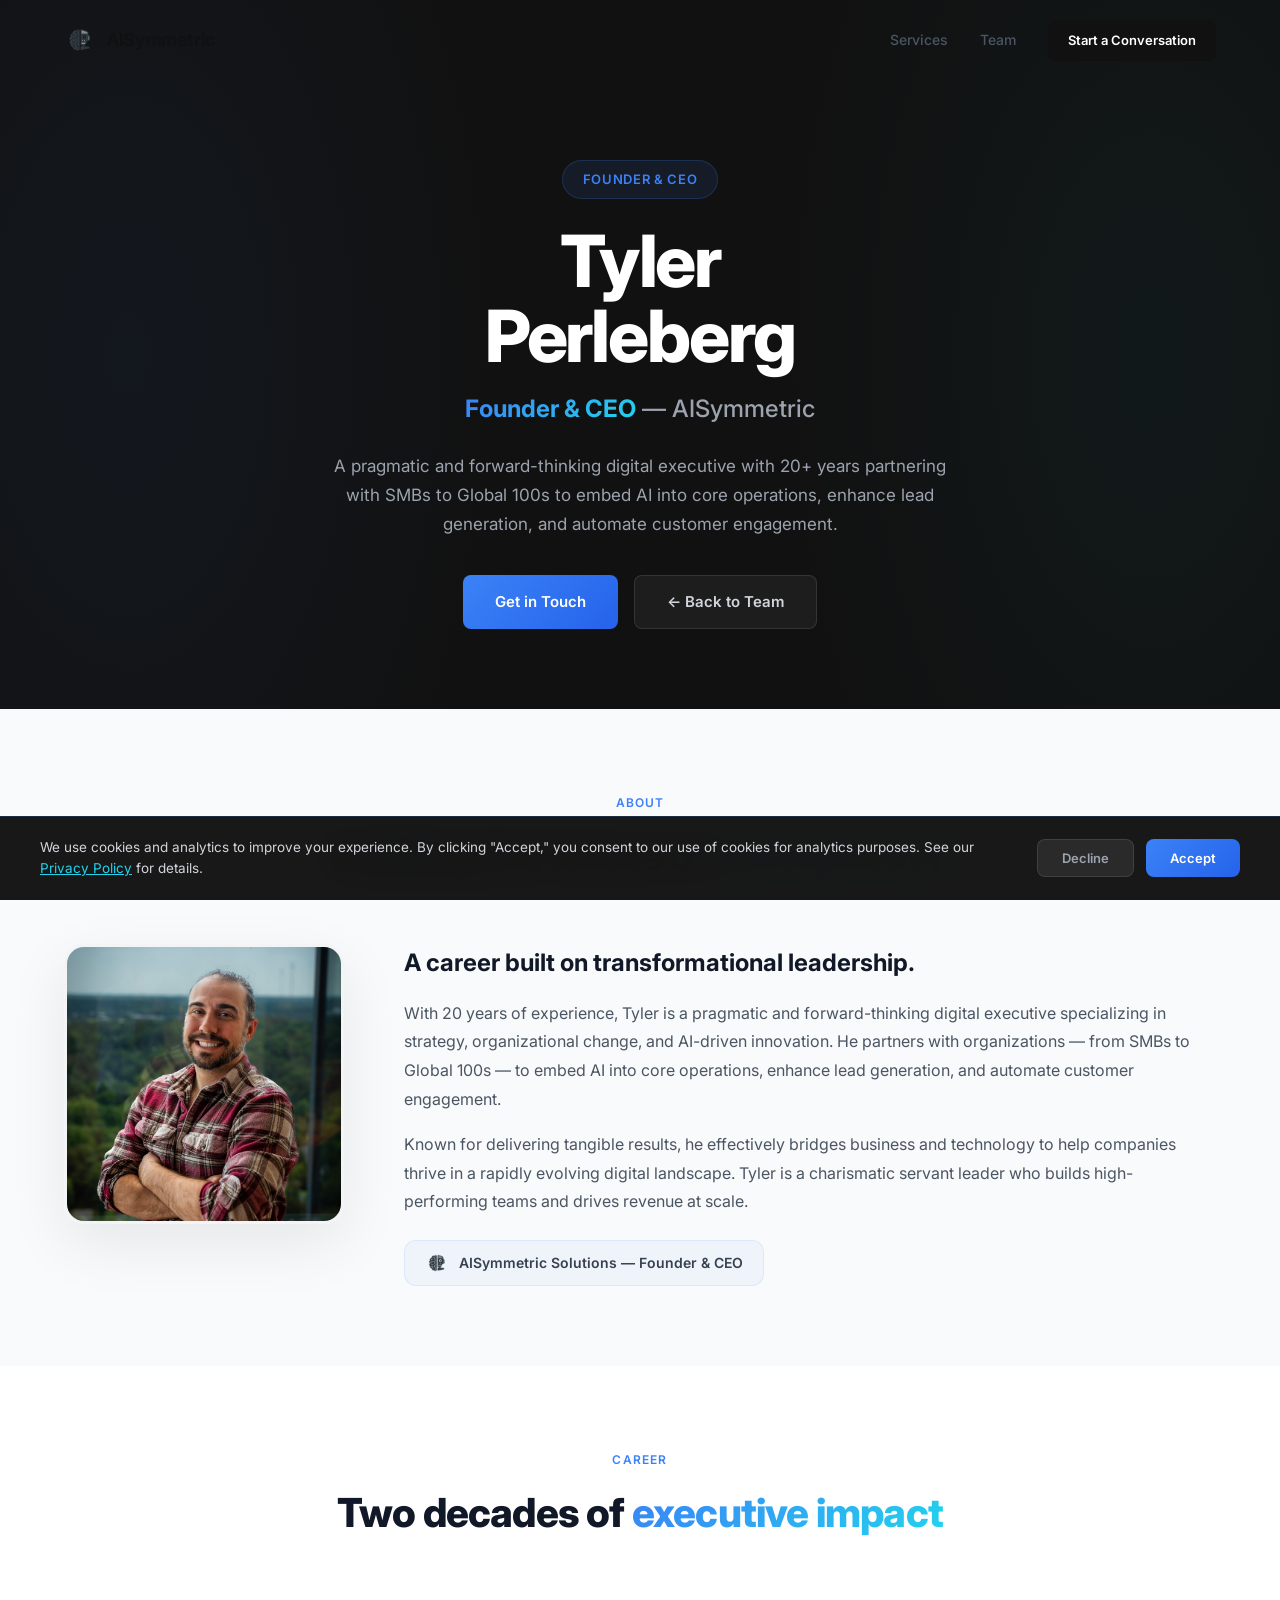
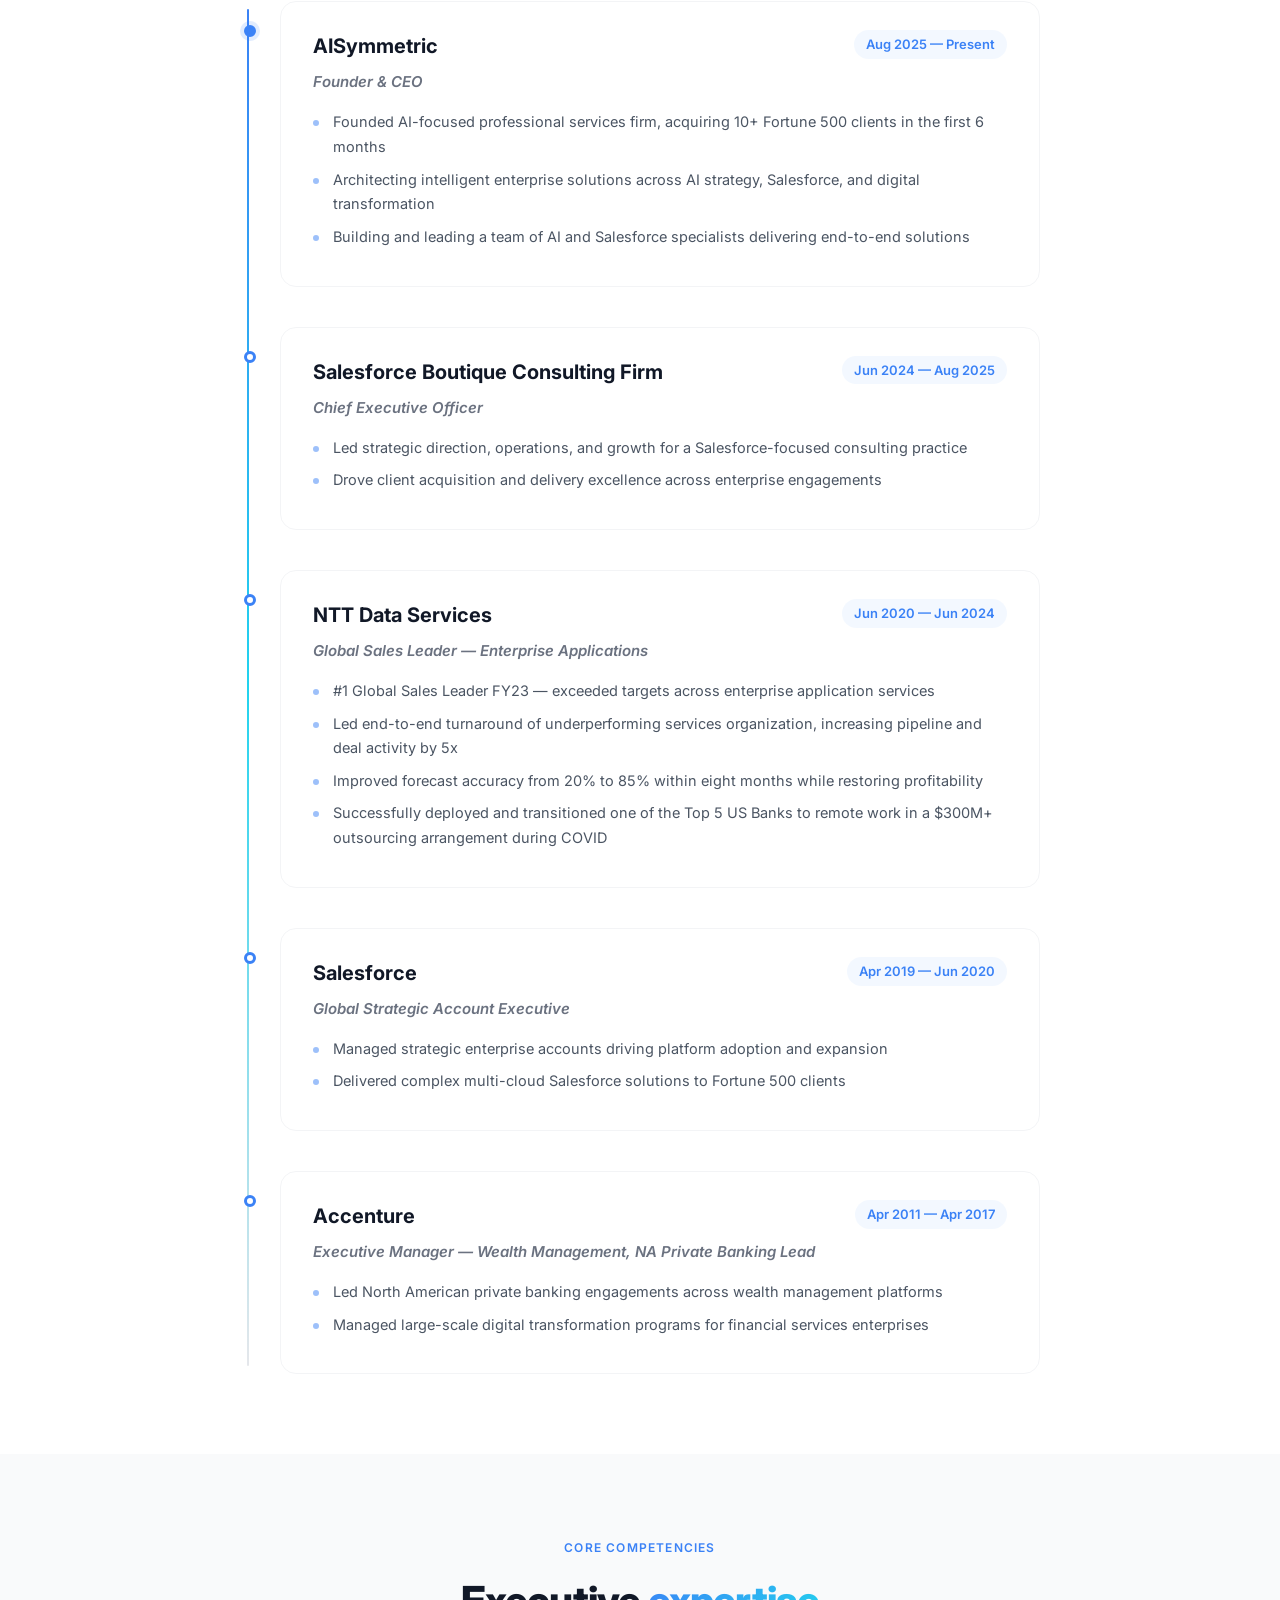
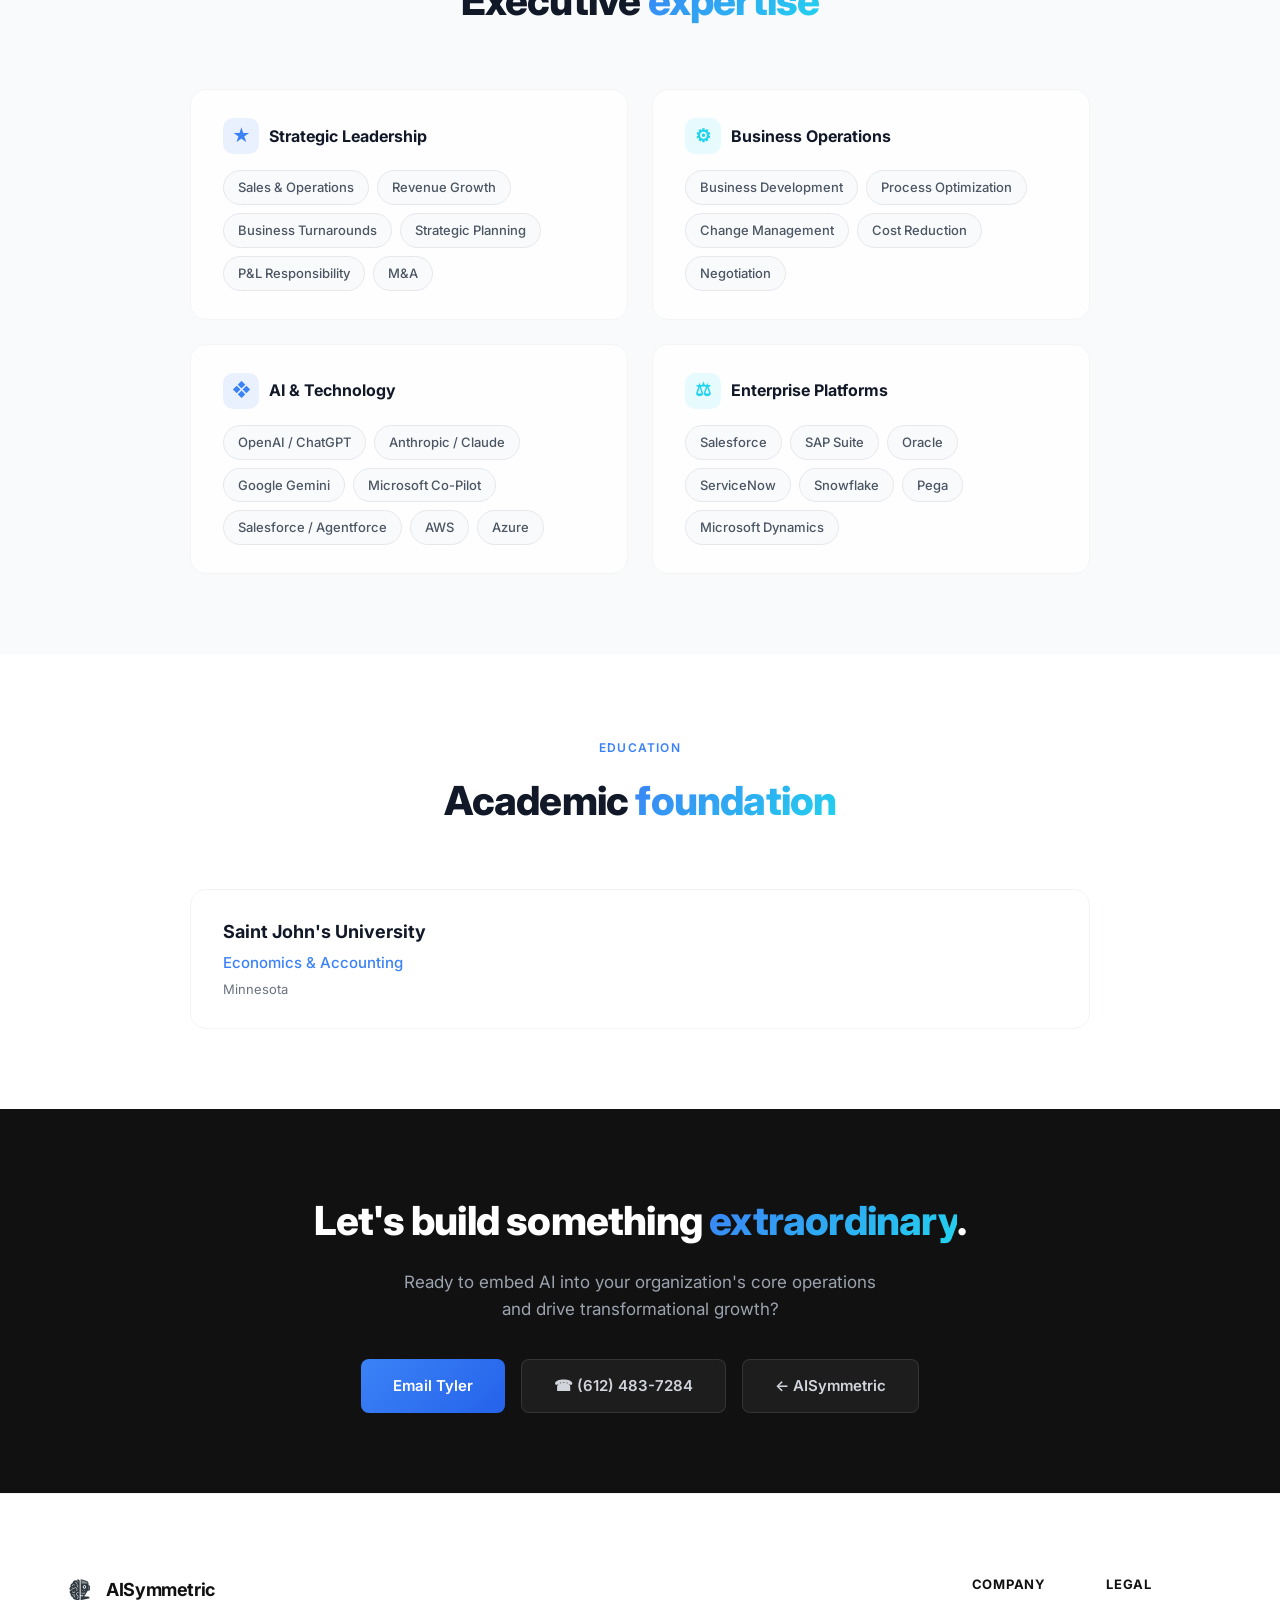
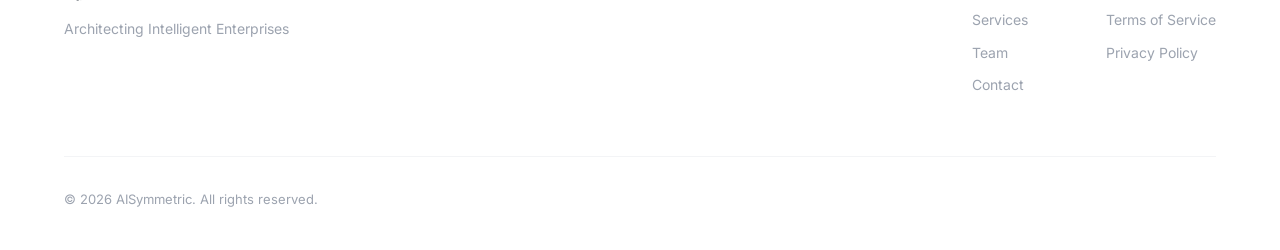
<file: tyler.html>
<!DOCTYPE html>
<html lang="en">
<head>
  <meta charset="UTF-8" />
  <meta name="viewport" content="width=device-width, initial-scale=1.0" />
  <!-- Analytics loaded via cookie-consent.js after user consent (ISO 27701) -->
  <title>Tyler Perleberg — Founder & CEO | AISymmetric</title>
  <meta name="description" content="Tyler Perleberg — Founder & CEO of AISymmetric. 20+ years driving AI strategy, digital transformation, and enterprise growth." />
  <link rel="canonical" href="https://aisymmetricsolutions.com/tyler" />
  <meta property="og:type" content="profile" />
  <meta property="og:title" content="Tyler Perleberg — Founder & CEO | AISymmetric" />
  <meta property="og:description" content="Tyler Perleberg — Founder & CEO of AISymmetric. 20+ years driving AI strategy, digital transformation, and enterprise growth." />
  <meta property="og:url" content="https://aisymmetricsolutions.com/tyler" />
  <meta property="og:image" content="https://aisymmetricsolutions.com/assets/images/Tyler Perleberg Professional Photo.jpg" />
  <meta property="og:site_name" content="AISymmetric" />
  <meta name="twitter:card" content="summary" />
  <meta name="twitter:title" content="Tyler Perleberg — Founder & CEO | AISymmetric" />
  <meta name="twitter:description" content="Tyler Perleberg — Founder & CEO of AISymmetric. 20+ years driving AI strategy, digital transformation, and enterprise growth." />
  <meta name="twitter:image" content="https://aisymmetricsolutions.com/assets/images/Tyler Perleberg Professional Photo.jpg" />
  <link rel="preconnect" href="https://fonts.googleapis.com" />
  <link rel="preconnect" href="https://fonts.gstatic.com" crossorigin />
  <link href="https://fonts.googleapis.com/css2?family=Inter:wght@300;400;500;600;700;800;900&display=swap" rel="stylesheet" />
  <link rel="stylesheet" href="styles.css" />
  <link rel="stylesheet" href="resume.css" />
  <link rel="icon" href="assets/images/logo-transparent.png" />
  <script type="application/ld+json">
  {
    "@context": "https://schema.org",
    "@type": "Person",
    "name": "Tyler Perleberg",
    "jobTitle": "Founder & CEO",
    "worksFor": {"@type": "Organization", "name": "AISymmetric", "url": "https://aisymmetricsolutions.com"},
    "url": "https://aisymmetricsolutions.com/tyler",
    "image": "https://aisymmetricsolutions.com/assets/images/Tyler Perleberg Professional Photo.jpg"
  }
  </script>
</head>
<body>
  <!-- Navigation -->
  <nav class="nav nav-solid" id="nav">
    <div class="nav-inner">
      <a href="/" class="nav-logo">
        <img src="assets/images/logo-transparent.png" alt="AISymmetric" class="logo-icon" />
        <span>AISymmetric</span>
      </a>
      <div class="nav-links">
        <a href="/#services">Services</a>
        <a href="/#team">Team</a>
        <a href="/#contact" class="nav-cta">Start a Conversation</a>
      </div>
      <button class="nav-toggle" id="nav-toggle" aria-label="Menu">
        <span></span><span></span><span></span>
      </button>
    </div>
  </nav>

  <!-- Mobile Menu -->
  <div class="mobile-menu" id="mobile-menu">
    <a href="/#services">Services</a>
    <a href="/#team">Team</a>
    <a href="/#contact" class="nav-cta">Start a Conversation</a>
  </div>

  <!-- Hero -->
  <section class="resume-hero">
    <div class="container">
      <div class="resume-hero-badge">Founder & CEO</div>
      <h1>Tyler<br />Perleberg</h1>
      <p class="resume-hero-role"><span>Founder & CEO</span> — AISymmetric</p>
      <p class="resume-hero-tagline">A pragmatic and forward-thinking digital executive with 20+ years partnering with SMBs to Global 100s to embed AI into core operations, enhance lead generation, and automate customer engagement.</p>
      <div class="resume-hero-actions">
        <a href="mailto:tyler.perleberg@aisymmetricsolutions.com" class="btn-hero-primary">Get in Touch</a>
        <a href="/#team" class="btn-hero-secondary">&#8592; Back to Team</a>
      </div>
    </div>
  </section>

  <!-- About -->
  <section class="resume-section">
    <div class="container">
      <div class="resume-section-header">
        <span class="resume-section-tag">About</span>
        <h2 class="resume-section-title">Building the future of <span class="gradient-text">enterprise AI</span></h2>
      </div>
      <div class="resume-about">
        <div class="resume-about-photo">
          <img src="assets/images/Tyler Perleberg Professional Photo.jpg" alt="Tyler Perleberg" />
        </div>
        <div class="resume-about-text">
          <h3>A career built on transformational leadership.</h3>
          <p>With 20 years of experience, Tyler is a pragmatic and forward-thinking digital executive specializing in strategy, organizational change, and AI-driven innovation. He partners with organizations — from SMBs to Global 100s — to embed AI into core operations, enhance lead generation, and automate customer engagement.</p>
          <p>Known for delivering tangible results, he effectively bridges business and technology to help companies thrive in a rapidly evolving digital landscape. Tyler is a charismatic servant leader who builds high-performing teams and drives revenue at scale.</p>
          <div class="resume-about-company">
            <img src="assets/images/logo-transparent.png" alt="AISymmetric" />
            <span>AISymmetric Solutions — Founder & CEO</span>
          </div>
        </div>
      </div>
    </div>
  </section>

  <!-- Experience -->
  <section class="resume-section">
    <div class="container">
      <div class="resume-section-header">
        <span class="resume-section-tag">Career</span>
        <h2 class="resume-section-title">Two decades of <span class="gradient-text">executive impact</span></h2>
      </div>
      <div class="resume-timeline">
        <div class="resume-timeline-item">
          <div class="resume-timeline-card">
            <div class="resume-timeline-header">
              <span class="resume-timeline-company">AISymmetric</span>
              <span class="resume-timeline-dates">Aug 2025 — Present</span>
            </div>
            <div class="resume-timeline-role">Founder & CEO</div>
            <ul class="resume-timeline-bullets">
              <li>Founded AI-focused professional services firm, acquiring 10+ Fortune 500 clients in the first 6 months</li>
              <li>Architecting intelligent enterprise solutions across AI strategy, Salesforce, and digital transformation</li>
              <li>Building and leading a team of AI and Salesforce specialists delivering end-to-end solutions</li>
            </ul>
          </div>
        </div>
        <div class="resume-timeline-item">
          <div class="resume-timeline-card">
            <div class="resume-timeline-header">
              <span class="resume-timeline-company">Salesforce Boutique Consulting Firm</span>
              <span class="resume-timeline-dates">Jun 2024 — Aug 2025</span>
            </div>
            <div class="resume-timeline-role">Chief Executive Officer</div>
            <ul class="resume-timeline-bullets">
              <li>Led strategic direction, operations, and growth for a Salesforce-focused consulting practice</li>
              <li>Drove client acquisition and delivery excellence across enterprise engagements</li>
            </ul>
          </div>
        </div>
        <div class="resume-timeline-item">
          <div class="resume-timeline-card">
            <div class="resume-timeline-header">
              <span class="resume-timeline-company">NTT Data Services</span>
              <span class="resume-timeline-dates">Jun 2020 — Jun 2024</span>
            </div>
            <div class="resume-timeline-role">Global Sales Leader — Enterprise Applications</div>
            <ul class="resume-timeline-bullets">
              <li>#1 Global Sales Leader FY23 — exceeded targets across enterprise application services</li>
              <li>Led end-to-end turnaround of underperforming services organization, increasing pipeline and deal activity by 5x</li>
              <li>Improved forecast accuracy from 20% to 85% within eight months while restoring profitability</li>
              <li>Successfully deployed and transitioned one of the Top 5 US Banks to remote work in a $300M+ outsourcing arrangement during COVID</li>
            </ul>
          </div>
        </div>
        <div class="resume-timeline-item">
          <div class="resume-timeline-card">
            <div class="resume-timeline-header">
              <span class="resume-timeline-company">Salesforce</span>
              <span class="resume-timeline-dates">Apr 2019 — Jun 2020</span>
            </div>
            <div class="resume-timeline-role">Global Strategic Account Executive</div>
            <ul class="resume-timeline-bullets">
              <li>Managed strategic enterprise accounts driving platform adoption and expansion</li>
              <li>Delivered complex multi-cloud Salesforce solutions to Fortune 500 clients</li>
            </ul>
          </div>
        </div>
        <div class="resume-timeline-item">
          <div class="resume-timeline-card">
            <div class="resume-timeline-header">
              <span class="resume-timeline-company">Accenture</span>
              <span class="resume-timeline-dates">Apr 2011 — Apr 2017</span>
            </div>
            <div class="resume-timeline-role">Executive Manager — Wealth Management, NA Private Banking Lead</div>
            <ul class="resume-timeline-bullets">
              <li>Led North American private banking engagements across wealth management platforms</li>
              <li>Managed large-scale digital transformation programs for financial services enterprises</li>
            </ul>
          </div>
        </div>
      </div>
    </div>
  </section>

  <!-- Expertise -->
  <section class="resume-section">
    <div class="container">
      <div class="resume-section-header">
        <span class="resume-section-tag">Core Competencies</span>
        <h2 class="resume-section-title">Executive <span class="gradient-text">expertise</span></h2>
      </div>
      <div class="resume-skills-grid">
        <div class="resume-skill-card">
          <h4><span class="skill-icon skill-icon-blue">&#9733;</span> Strategic Leadership</h4>
          <div class="resume-skill-tags">
            <span class="resume-skill-tag">Sales & Operations</span>
            <span class="resume-skill-tag">Revenue Growth</span>
            <span class="resume-skill-tag">Business Turnarounds</span>
            <span class="resume-skill-tag">Strategic Planning</span>
            <span class="resume-skill-tag">P&L Responsibility</span>
            <span class="resume-skill-tag">M&A</span>
          </div>
        </div>
        <div class="resume-skill-card">
          <h4><span class="skill-icon skill-icon-cyan">&#9881;</span> Business Operations</h4>
          <div class="resume-skill-tags">
            <span class="resume-skill-tag">Business Development</span>
            <span class="resume-skill-tag">Process Optimization</span>
            <span class="resume-skill-tag">Change Management</span>
            <span class="resume-skill-tag">Cost Reduction</span>
            <span class="resume-skill-tag">Negotiation</span>
          </div>
        </div>
        <div class="resume-skill-card">
          <h4><span class="skill-icon skill-icon-blue">&#10070;</span> AI & Technology</h4>
          <div class="resume-skill-tags">
            <span class="resume-skill-tag">OpenAI / ChatGPT</span>
            <span class="resume-skill-tag">Anthropic / Claude</span>
            <span class="resume-skill-tag">Google Gemini</span>
            <span class="resume-skill-tag">Microsoft Co-Pilot</span>
            <span class="resume-skill-tag">Salesforce / Agentforce</span>
            <span class="resume-skill-tag">AWS</span>
            <span class="resume-skill-tag">Azure</span>
          </div>
        </div>
        <div class="resume-skill-card">
          <h4><span class="skill-icon skill-icon-cyan">&#9878;</span> Enterprise Platforms</h4>
          <div class="resume-skill-tags">
            <span class="resume-skill-tag">Salesforce</span>
            <span class="resume-skill-tag">SAP Suite</span>
            <span class="resume-skill-tag">Oracle</span>
            <span class="resume-skill-tag">ServiceNow</span>
            <span class="resume-skill-tag">Snowflake</span>
            <span class="resume-skill-tag">Pega</span>
            <span class="resume-skill-tag">Microsoft Dynamics</span>
          </div>
        </div>
      </div>
    </div>
  </section>

  <!-- Education -->
  <section class="resume-section">
    <div class="container">
      <div class="resume-section-header">
        <span class="resume-section-tag">Education</span>
        <h2 class="resume-section-title">Academic <span class="gradient-text">foundation</span></h2>
      </div>
      <div class="resume-education">
        <div class="resume-edu-card">
          <h4>Saint John's University</h4>
          <div class="edu-degree">Economics & Accounting</div>
          <div class="edu-date">Minnesota</div>
        </div>
      </div>
    </div>
  </section>

  <!-- Contact -->
  <section class="resume-contact">
    <div class="container">
      <h2>Let's build something <span class="gradient-text">extraordinary</span>.</h2>
      <p>Ready to embed AI into your organization's core operations and drive transformational growth?</p>
      <div class="resume-contact-links">
        <a href="mailto:tyler.perleberg@aisymmetricsolutions.com" class="btn-hero-primary">Email Tyler</a>
        <a href="tel:6124837284" class="btn-hero-secondary">&#9742; (612) 483-7284</a>
        <a href="/#contact" class="btn-hero-secondary">&#8592; AISymmetric</a>
      </div>
    </div>
  </section>

  <!-- Footer -->
  <footer class="footer">
    <div class="container">
      <div class="footer-inner">
        <div class="footer-brand">
          <a href="/" class="nav-logo">
            <img src="assets/images/logo-transparent.png" alt="AISymmetric" class="logo-icon" />
            <span>AISymmetric</span>
          </a>
          <p class="footer-tagline">Architecting Intelligent Enterprises</p>
        </div>
        <div class="footer-links">
          <div class="footer-col">
            <h5>Company</h5>
            <a href="/#services">Services</a>
            <a href="/#team">Team</a>
            <a href="/#contact">Contact</a>
          </div>
          <div class="footer-col">
            <h5>Legal</h5>
            <a href="/terms#terms-of-service">Terms of Service</a>
            <a href="/terms#privacy-policy">Privacy Policy</a>
          </div>
        </div>
      </div>
      <div class="footer-bottom">
        <p>&copy; 2026 AISymmetric. All rights reserved.</p>
      </div>
    </div>
  </footer>

  <script>
    // Mobile menu toggle
    const navToggle = document.getElementById('nav-toggle');
    const mobileMenu = document.getElementById('mobile-menu');
    if (navToggle) {
      navToggle.addEventListener('click', () => {
        mobileMenu.classList.toggle('active');
        navToggle.classList.toggle('active');
      });
    }
  </script>
<script src="cookie-consent.js"></script>
</body>
</html>
</file>
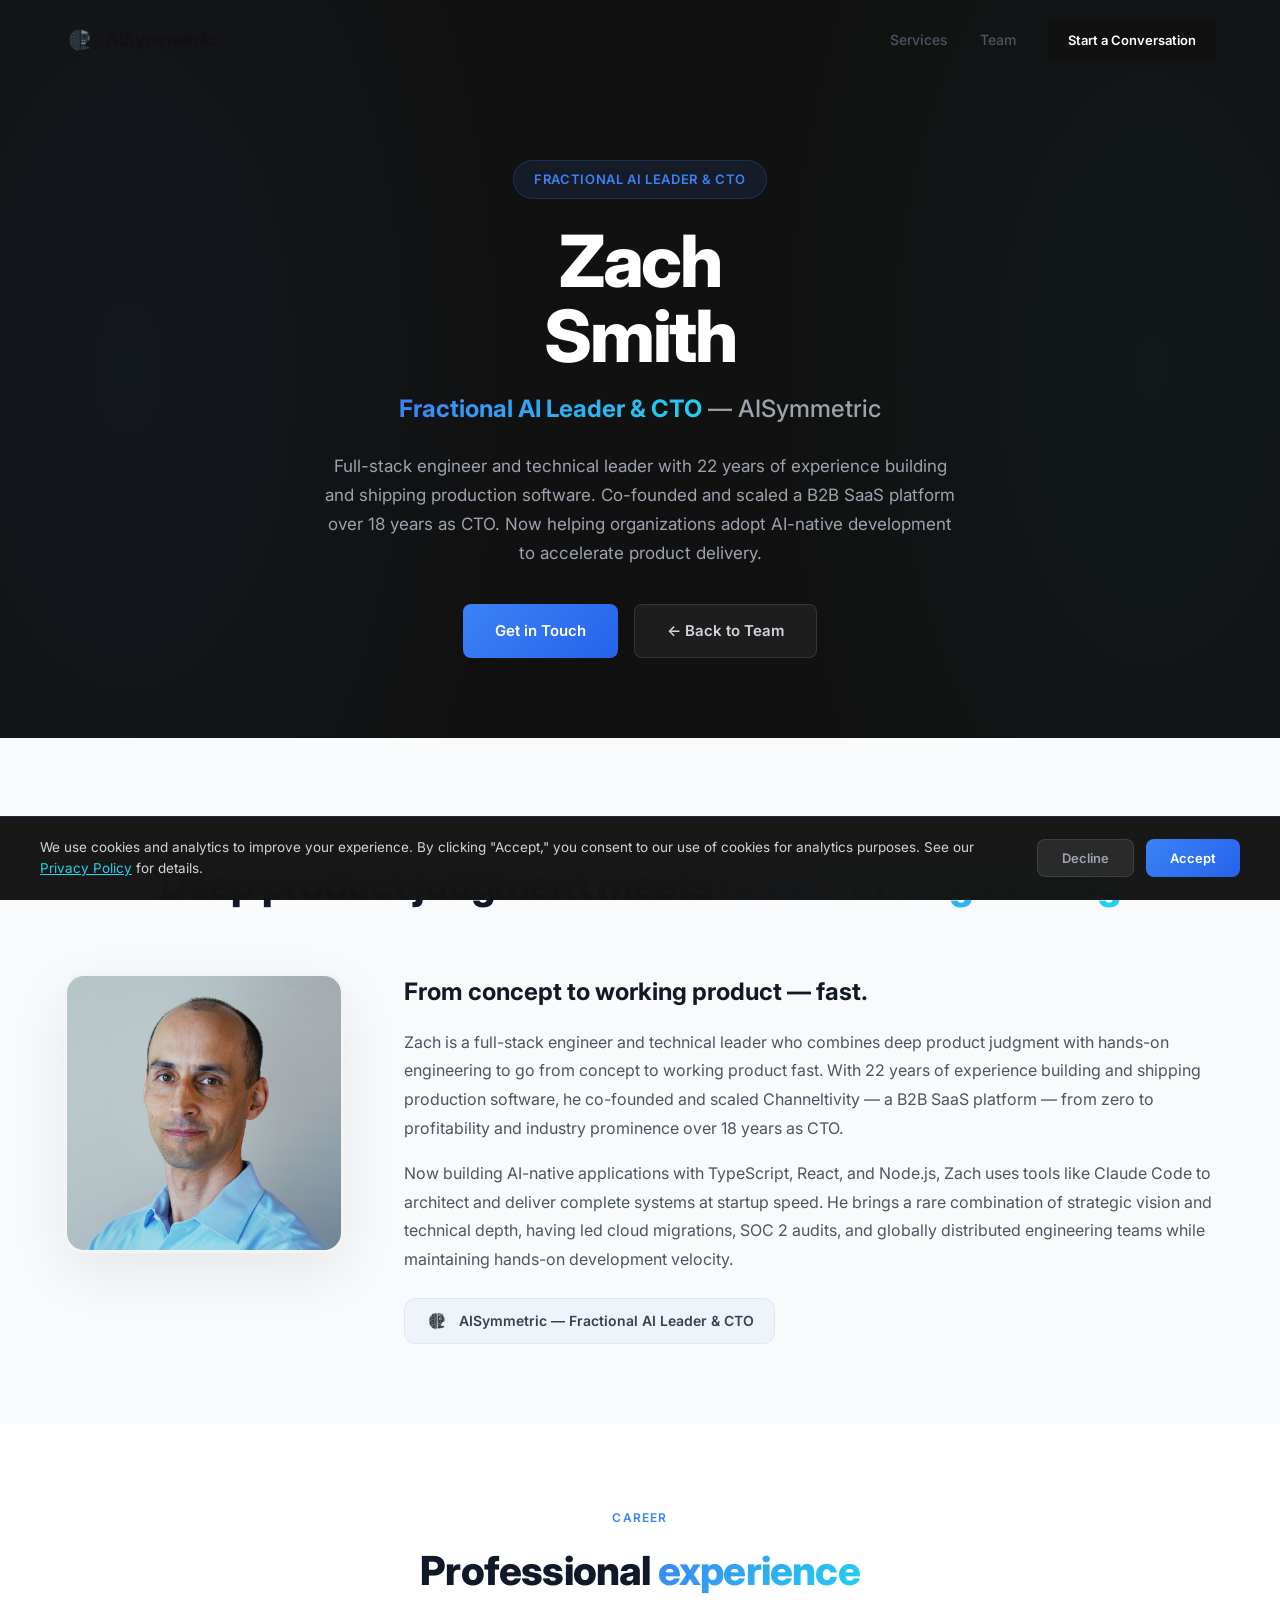
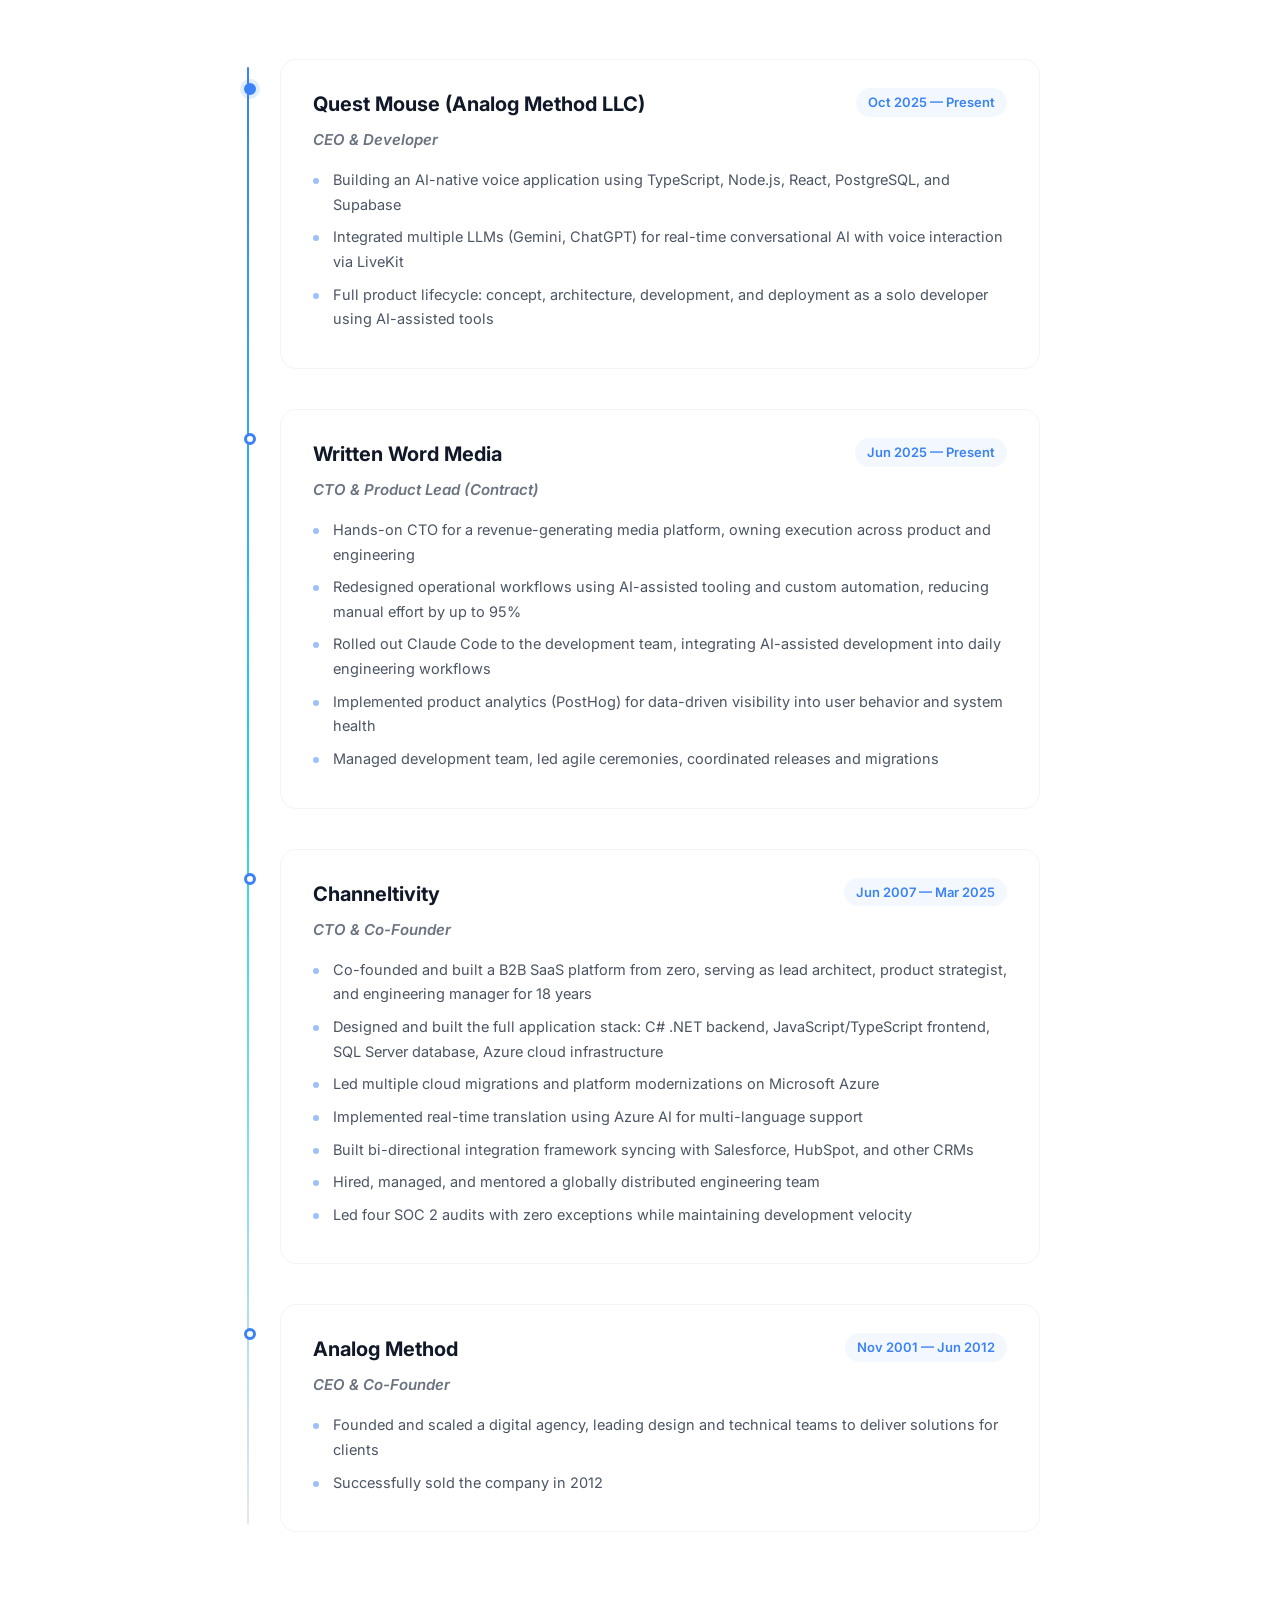
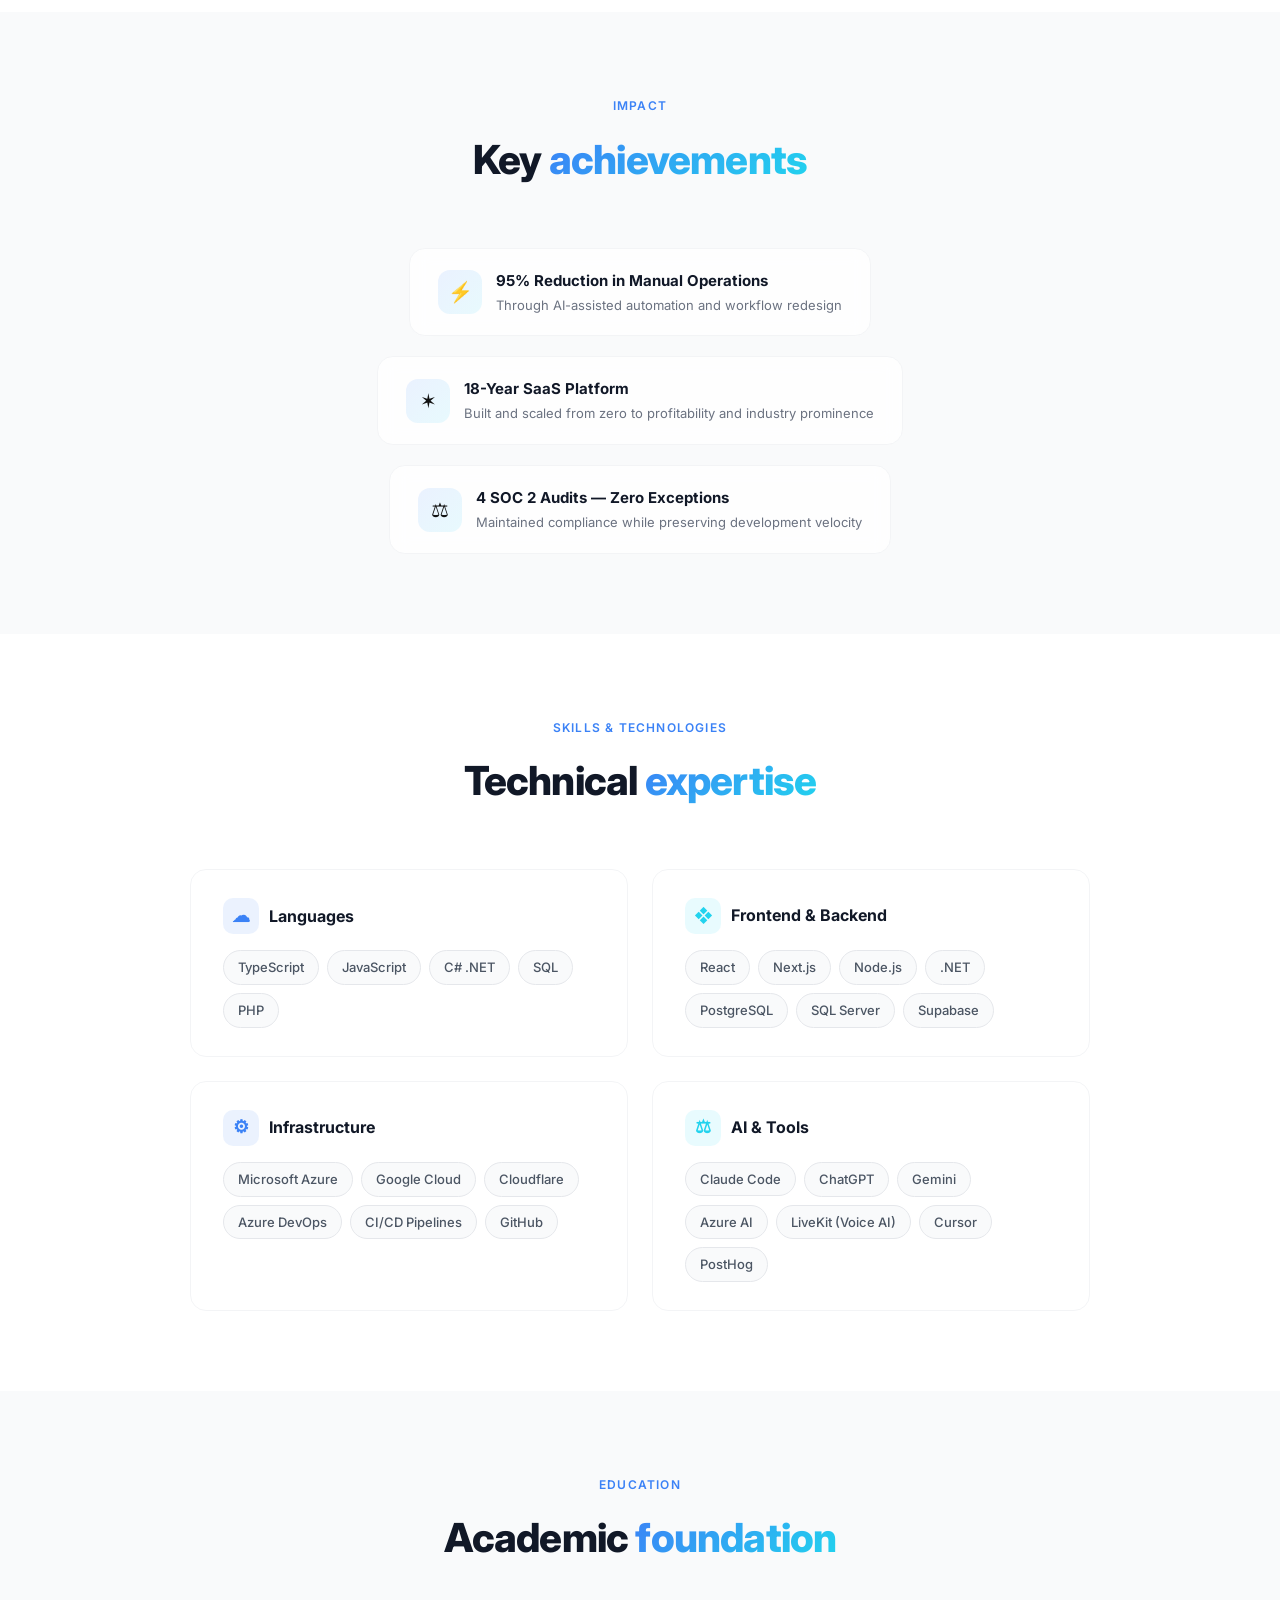
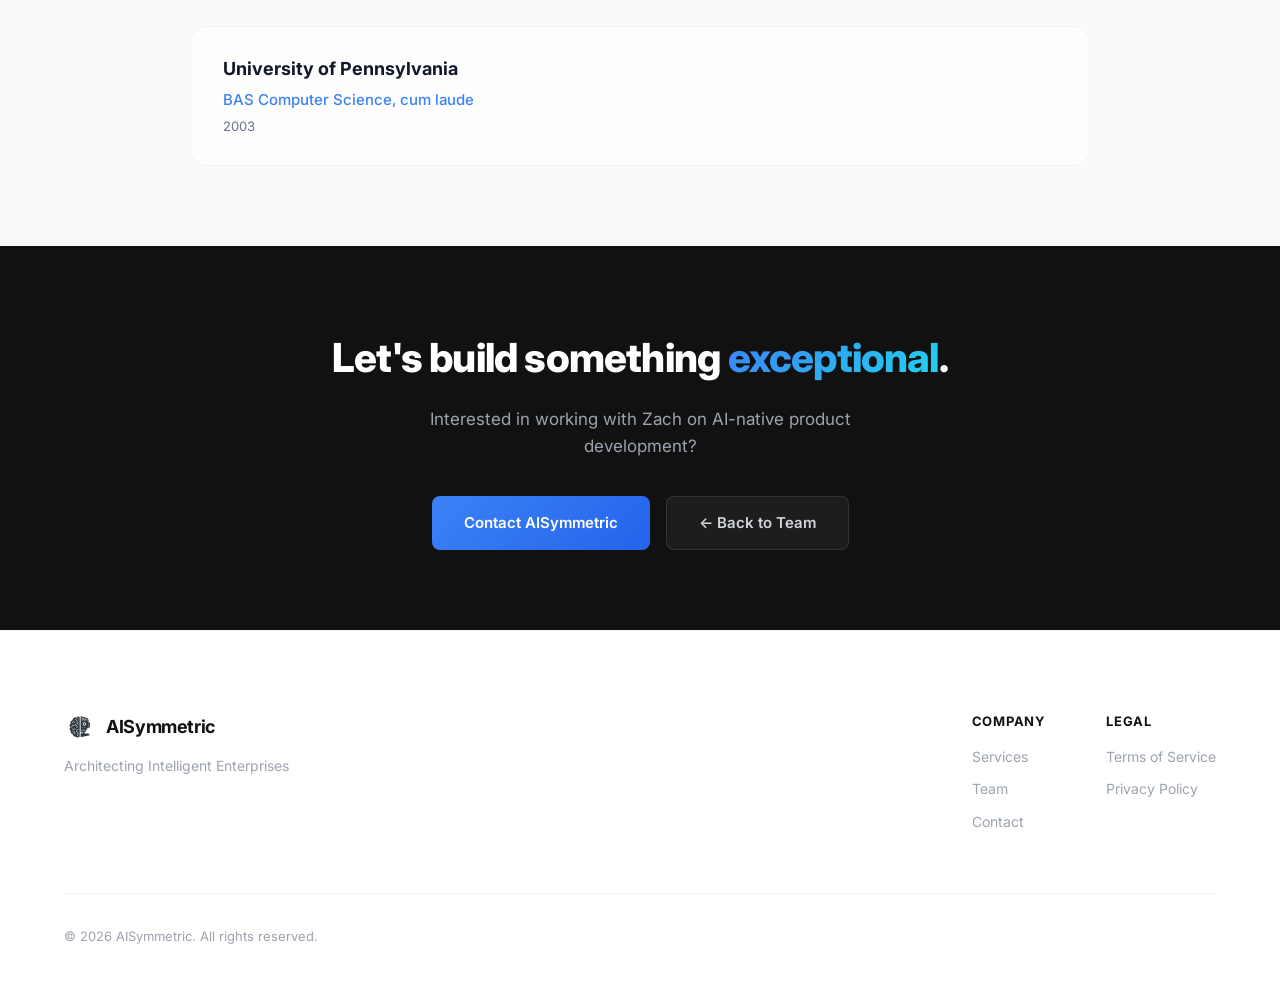
<file: zach.html>
<!DOCTYPE html>
<html lang="en">
<head>
  <meta charset="UTF-8" />
  <meta name="viewport" content="width=device-width, initial-scale=1.0" />
  <!-- Analytics loaded via cookie-consent.js after user consent (ISO 27701) -->
  <title>Zach Smith — Fractional AI Leader & CTO | AISymmetric</title>
  <meta name="description" content="Zach Smith — Fractional AI Leader & CTO at AISymmetric. Full-stack engineer with 22 years of experience building production software and scaling SaaS platforms." />
  <link rel="canonical" href="https://aisymmetricsolutions.com/zach" />
  <meta property="og:type" content="profile" />
  <meta property="og:title" content="Zach Smith — Fractional AI Leader & CTO | AISymmetric" />
  <meta property="og:description" content="Zach Smith — Fractional AI Leader & CTO at AISymmetric. 22 years building and shipping production software, from SaaS platforms to AI-native applications." />
  <meta property="og:url" content="https://aisymmetricsolutions.com/zach" />
  <meta property="og:image" content="https://aisymmetricsolutions.com/assets/images/Zach Smith.jpg" />
  <meta property="og:site_name" content="AISymmetric" />
  <meta name="twitter:card" content="summary" />
  <meta name="twitter:title" content="Zach Smith — Fractional AI Leader & CTO | AISymmetric" />
  <meta name="twitter:description" content="Zach Smith — Fractional AI Leader & CTO at AISymmetric. Full-stack architect with 22 years of production software experience." />
  <meta name="twitter:image" content="https://aisymmetricsolutions.com/assets/images/Zach Smith.jpg" />
  <link rel="preconnect" href="https://fonts.googleapis.com" />
  <link rel="preconnect" href="https://fonts.gstatic.com" crossorigin />
  <link href="https://fonts.googleapis.com/css2?family=Inter:wght@300;400;500;600;700;800;900&display=swap" rel="stylesheet" />
  <link rel="stylesheet" href="styles.css" />
  <link rel="stylesheet" href="resume.css" />
  <link rel="icon" href="assets/images/logo-transparent.png" />
  <script type="application/ld+json">
  {
    "@context": "https://schema.org",
    "@type": "Person",
    "name": "Zach Smith",
    "jobTitle": "Fractional AI Leader & CTO",
    "worksFor": {"@type": "Organization", "name": "AISymmetric", "url": "https://aisymmetricsolutions.com"},
    "url": "https://aisymmetricsolutions.com/zach",
    "image": "https://aisymmetricsolutions.com/assets/images/Zach Smith.jpg"
  }
  </script>
</head>
<body>
  <nav class="nav nav-solid" id="nav">
    <div class="nav-inner">
      <a href="/" class="nav-logo">
        <img src="assets/images/logo-transparent.png" alt="AISymmetric" class="logo-icon" />
        <span>AISymmetric</span>
      </a>
      <div class="nav-links">
        <a href="/#services">Services</a>
        <a href="/#team">Team</a>
        <a href="/#contact" class="nav-cta">Start a Conversation</a>
      </div>
      <button class="nav-toggle" id="nav-toggle" aria-label="Menu">
        <span></span><span></span><span></span>
      </button>
    </div>
  </nav>
  <div class="mobile-menu" id="mobile-menu">
    <a href="/#services">Services</a>
    <a href="/#team">Team</a>
    <a href="/#contact" class="nav-cta">Start a Conversation</a>
  </div>

  <!-- Hero -->
  <section class="resume-hero">
    <div class="container">
      <div class="resume-hero-badge">Fractional AI Leader & CTO</div>
      <h1>Zach<br />Smith</h1>
      <p class="resume-hero-role"><span>Fractional AI Leader & CTO</span> — AISymmetric</p>
      <p class="resume-hero-tagline">Full-stack engineer and technical leader with 22 years of experience building and shipping production software. Co-founded and scaled a B2B SaaS platform over 18 years as CTO. Now helping organizations adopt AI-native development to accelerate product delivery.</p>
      <div class="resume-hero-actions">
        <a href="/#contact" class="btn-hero-primary">Get in Touch</a>
        <a href="/#team" class="btn-hero-secondary">&#8592; Back to Team</a>
      </div>
    </div>
  </section>

  <!-- About -->
  <section class="resume-section">
    <div class="container">
      <div class="resume-section-header">
        <span class="resume-section-tag">About</span>
        <h2 class="resume-section-title">Deep product judgment meets <span class="gradient-text">hands-on engineering</span></h2>
      </div>
      <div class="resume-about">
        <div class="resume-about-photo">
          <img src="assets/images/Zach Smith.jpg" alt="Zach Smith" />
        </div>
        <div class="resume-about-text">
          <h3>From concept to working product — fast.</h3>
          <p>Zach is a full-stack engineer and technical leader who combines deep product judgment with hands-on engineering to go from concept to working product fast. With 22 years of experience building and shipping production software, he co-founded and scaled Channeltivity — a B2B SaaS platform — from zero to profitability and industry prominence over 18 years as CTO.</p>
          <p>Now building AI-native applications with TypeScript, React, and Node.js, Zach uses tools like Claude Code to architect and deliver complete systems at startup speed. He brings a rare combination of strategic vision and technical depth, having led cloud migrations, SOC 2 audits, and globally distributed engineering teams while maintaining hands-on development velocity.</p>
          <div class="resume-about-company">
            <img src="assets/images/logo-transparent.png" alt="AISymmetric" />
            <span>AISymmetric — Fractional AI Leader & CTO</span>
          </div>
        </div>
      </div>
    </div>
  </section>

  <!-- Experience -->
  <section class="resume-section">
    <div class="container">
      <div class="resume-section-header">
        <span class="resume-section-tag">Career</span>
        <h2 class="resume-section-title">Professional <span class="gradient-text">experience</span></h2>
      </div>
      <div class="resume-timeline">
        <div class="resume-timeline-item">
          <div class="resume-timeline-card">
            <div class="resume-timeline-header">
              <span class="resume-timeline-company">Quest Mouse (Analog Method LLC)</span>
              <span class="resume-timeline-dates">Oct 2025 — Present</span>
            </div>
            <div class="resume-timeline-role">CEO & Developer</div>
            <ul class="resume-timeline-bullets">
              <li>Building an AI-native voice application using TypeScript, Node.js, React, PostgreSQL, and Supabase</li>
              <li>Integrated multiple LLMs (Gemini, ChatGPT) for real-time conversational AI with voice interaction via LiveKit</li>
              <li>Full product lifecycle: concept, architecture, development, and deployment as a solo developer using AI-assisted tools</li>
            </ul>
          </div>
        </div>
        <div class="resume-timeline-item">
          <div class="resume-timeline-card">
            <div class="resume-timeline-header">
              <span class="resume-timeline-company">Written Word Media</span>
              <span class="resume-timeline-dates">Jun 2025 — Present</span>
            </div>
            <div class="resume-timeline-role">CTO & Product Lead (Contract)</div>
            <ul class="resume-timeline-bullets">
              <li>Hands-on CTO for a revenue-generating media platform, owning execution across product and engineering</li>
              <li>Redesigned operational workflows using AI-assisted tooling and custom automation, reducing manual effort by up to 95%</li>
              <li>Rolled out Claude Code to the development team, integrating AI-assisted development into daily engineering workflows</li>
              <li>Implemented product analytics (PostHog) for data-driven visibility into user behavior and system health</li>
              <li>Managed development team, led agile ceremonies, coordinated releases and migrations</li>
            </ul>
          </div>
        </div>
        <div class="resume-timeline-item">
          <div class="resume-timeline-card">
            <div class="resume-timeline-header">
              <span class="resume-timeline-company">Channeltivity</span>
              <span class="resume-timeline-dates">Jun 2007 — Mar 2025</span>
            </div>
            <div class="resume-timeline-role">CTO & Co-Founder</div>
            <ul class="resume-timeline-bullets">
              <li>Co-founded and built a B2B SaaS platform from zero, serving as lead architect, product strategist, and engineering manager for 18 years</li>
              <li>Designed and built the full application stack: C# .NET backend, JavaScript/TypeScript frontend, SQL Server database, Azure cloud infrastructure</li>
              <li>Led multiple cloud migrations and platform modernizations on Microsoft Azure</li>
              <li>Implemented real-time translation using Azure AI for multi-language support</li>
              <li>Built bi-directional integration framework syncing with Salesforce, HubSpot, and other CRMs</li>
              <li>Hired, managed, and mentored a globally distributed engineering team</li>
              <li>Led four SOC 2 audits with zero exceptions while maintaining development velocity</li>
            </ul>
          </div>
        </div>
        <div class="resume-timeline-item">
          <div class="resume-timeline-card">
            <div class="resume-timeline-header">
              <span class="resume-timeline-company">Analog Method</span>
              <span class="resume-timeline-dates">Nov 2001 — Jun 2012</span>
            </div>
            <div class="resume-timeline-role">CEO & Co-Founder</div>
            <ul class="resume-timeline-bullets">
              <li>Founded and scaled a digital agency, leading design and technical teams to deliver solutions for clients</li>
              <li>Successfully sold the company in 2012</li>
            </ul>
          </div>
        </div>
      </div>
    </div>
  </section>

  <!-- Key Achievements -->
  <section class="resume-section">
    <div class="container">
      <div class="resume-section-header">
        <span class="resume-section-tag">Impact</span>
        <h2 class="resume-section-title">Key <span class="gradient-text">achievements</span></h2>
      </div>
      <div class="resume-certs">
        <div class="resume-cert-badge">
          <div class="resume-cert-icon">&#9889;</div>
          <div class="resume-cert-info">
            <h4>95% Reduction in Manual Operations</h4>
            <p>Through AI-assisted automation and workflow redesign</p>
          </div>
        </div>
        <div class="resume-cert-badge">
          <div class="resume-cert-icon">&#10038;</div>
          <div class="resume-cert-info">
            <h4>18-Year SaaS Platform</h4>
            <p>Built and scaled from zero to profitability and industry prominence</p>
          </div>
        </div>
        <div class="resume-cert-badge">
          <div class="resume-cert-icon">&#9878;</div>
          <div class="resume-cert-info">
            <h4>4 SOC 2 Audits — Zero Exceptions</h4>
            <p>Maintained compliance while preserving development velocity</p>
          </div>
        </div>
      </div>
    </div>
  </section>

  <!-- Skills -->
  <section class="resume-section">
    <div class="container">
      <div class="resume-section-header">
        <span class="resume-section-tag">Skills & Technologies</span>
        <h2 class="resume-section-title">Technical <span class="gradient-text">expertise</span></h2>
      </div>
      <div class="resume-skills-grid">
        <div class="resume-skill-card">
          <h4><span class="skill-icon skill-icon-blue">&#9729;</span> Languages</h4>
          <div class="resume-skill-tags">
            <span class="resume-skill-tag">TypeScript</span>
            <span class="resume-skill-tag">JavaScript</span>
            <span class="resume-skill-tag">C# .NET</span>
            <span class="resume-skill-tag">SQL</span>
            <span class="resume-skill-tag">PHP</span>
          </div>
        </div>
        <div class="resume-skill-card">
          <h4><span class="skill-icon skill-icon-cyan">&#10070;</span> Frontend & Backend</h4>
          <div class="resume-skill-tags">
            <span class="resume-skill-tag">React</span>
            <span class="resume-skill-tag">Next.js</span>
            <span class="resume-skill-tag">Node.js</span>
            <span class="resume-skill-tag">.NET</span>
            <span class="resume-skill-tag">PostgreSQL</span>
            <span class="resume-skill-tag">SQL Server</span>
            <span class="resume-skill-tag">Supabase</span>
          </div>
        </div>
        <div class="resume-skill-card">
          <h4><span class="skill-icon skill-icon-blue">&#9881;</span> Infrastructure</h4>
          <div class="resume-skill-tags">
            <span class="resume-skill-tag">Microsoft Azure</span>
            <span class="resume-skill-tag">Google Cloud</span>
            <span class="resume-skill-tag">Cloudflare</span>
            <span class="resume-skill-tag">Azure DevOps</span>
            <span class="resume-skill-tag">CI/CD Pipelines</span>
            <span class="resume-skill-tag">GitHub</span>
          </div>
        </div>
        <div class="resume-skill-card">
          <h4><span class="skill-icon skill-icon-cyan">&#9878;</span> AI & Tools</h4>
          <div class="resume-skill-tags">
            <span class="resume-skill-tag">Claude Code</span>
            <span class="resume-skill-tag">ChatGPT</span>
            <span class="resume-skill-tag">Gemini</span>
            <span class="resume-skill-tag">Azure AI</span>
            <span class="resume-skill-tag">LiveKit (Voice AI)</span>
            <span class="resume-skill-tag">Cursor</span>
            <span class="resume-skill-tag">PostHog</span>
          </div>
        </div>
      </div>
    </div>
  </section>

  <!-- Education -->
  <section class="resume-section">
    <div class="container">
      <div class="resume-section-header">
        <span class="resume-section-tag">Education</span>
        <h2 class="resume-section-title">Academic <span class="gradient-text">foundation</span></h2>
      </div>
      <div class="resume-education">
        <div class="resume-edu-card">
          <h4>University of Pennsylvania</h4>
          <div class="edu-degree">BAS Computer Science, cum laude</div>
          <div class="edu-date">2003</div>
        </div>
      </div>
    </div>
  </section>

  <!-- Contact -->
  <section class="resume-contact">
    <div class="container">
      <h2>Let's build something <span class="gradient-text">exceptional</span>.</h2>
      <p>Interested in working with Zach on AI-native product development?</p>
      <div class="resume-contact-links">
        <a href="/#contact" class="btn-hero-primary">Contact AISymmetric</a>
        <a href="/#team" class="btn-hero-secondary">&#8592; Back to Team</a>
      </div>
    </div>
  </section>

  <!-- Footer -->
  <footer class="footer">
    <div class="container">
      <div class="footer-inner">
        <div class="footer-brand">
          <a href="/" class="nav-logo">
            <img src="assets/images/logo-transparent.png" alt="AISymmetric" class="logo-icon" />
            <span>AISymmetric</span>
          </a>
          <p class="footer-tagline">Architecting Intelligent Enterprises</p>
        </div>
        <div class="footer-links">
          <div class="footer-col">
            <h5>Company</h5>
            <a href="/#services">Services</a>
            <a href="/#team">Team</a>
            <a href="/#contact">Contact</a>
          </div>
          <div class="footer-col">
            <h5>Legal</h5>
            <a href="/terms#terms-of-service">Terms of Service</a>
            <a href="/terms#privacy-policy">Privacy Policy</a>
          </div>
        </div>
      </div>
      <div class="footer-bottom">
        <p>&copy; 2026 AISymmetric. All rights reserved.</p>
      </div>
    </div>
  </footer>

  <script>
    const navToggle = document.getElementById('nav-toggle');
    const mobileMenu = document.getElementById('mobile-menu');
    if (navToggle) {
      navToggle.addEventListener('click', () => {
        mobileMenu.classList.toggle('active');
        navToggle.classList.toggle('active');
      });
    }
  </script>
<script src="cookie-consent.js"></script>
</body>
</html>
</file>
<file: styles.css>
/* ============================================
   AISymmetric — Premium AI Consulting Website
   ============================================ */

/* --- Reset & Base --- */
*, *::before, *::after {
  margin: 0;
  padding: 0;
  box-sizing: border-box;
}

:root {
  --white: #FFFFFF;
  --graphite: #111111;
  --blue: #3B82F6;
  --cyan: #22D3EE;
  --gray-50: #F9FAFB;
  --gray-100: #F3F4F6;
  --gray-200: #E5E7EB;
  --gray-300: #D1D5DB;
  --gray-400: #9CA3AF;
  --gray-500: #6B7280;
  --gray-600: #4B5563;
  --gray-700: #374151;
  --gray-800: #1F2937;
  --gray-900: #111827;
}

html {
  scroll-behavior: smooth;
  -webkit-font-smoothing: antialiased;
  -moz-osx-font-smoothing: grayscale;
}

body {
  font-family: 'Inter', -apple-system, BlinkMacSystemFont, sans-serif;
  background: var(--white);
  color: var(--graphite);
  overflow-x: hidden;
  line-height: 1.6;
}

a {
  text-decoration: none;
  color: inherit;
  transition: color 0.3s ease;
}

img { max-width: 100%; }

/* --- Canvas Backgrounds --- */
#neural-canvas {
  position: fixed;
  top: 0;
  left: 0;
  width: 100%;
  height: 100%;
  z-index: 0;
  pointer-events: none;
}

#cursor-canvas {
  position: fixed;
  top: 0;
  left: 0;
  width: 100%;
  height: 100%;
  z-index: 9999;
  pointer-events: none;
}

/* --- Container --- */
.container {
  max-width: 1200px;
  margin: 0 auto;
  padding: 0 24px;
}

/* --- Navigation --- */
.nav {
  position: fixed;
  top: 0;
  left: 0;
  width: 100%;
  z-index: 1000;
  padding: 20px 0;
  transition: all 0.4s cubic-bezier(0.16, 1, 0.3, 1);
}

.nav.scrolled {
  padding: 12px 0;
  background: rgba(255, 255, 255, 0.85);
  backdrop-filter: blur(20px);
  -webkit-backdrop-filter: blur(20px);
  border-bottom: 1px solid rgba(0, 0, 0, 0.06);
}

.nav-inner {
  max-width: 1200px;
  margin: 0 auto;
  padding: 0 24px;
  display: flex;
  align-items: center;
  justify-content: space-between;
}

.nav-logo {
  display: flex;
  align-items: center;
  gap: 10px;
  font-weight: 700;
  font-size: 18px;
  letter-spacing: -0.02em;
}

.logo-icon {
  width: 32px;
  height: 32px;
  object-fit: contain;
  border-radius: 4px;
}

.nav-links {
  display: flex;
  align-items: center;
  gap: 32px;
}

.nav-links a {
  font-size: 14px;
  font-weight: 500;
  color: var(--gray-600);
  transition: color 0.3s ease;
}

.nav-links a:hover {
  color: var(--graphite);
}

.nav-cta {
  background: var(--graphite) !important;
  color: var(--white) !important;
  padding: 10px 20px !important;
  border-radius: 8px;
  font-size: 13px !important;
  font-weight: 600 !important;
  transition: all 0.3s ease !important;
}

.nav-cta:hover {
  background: var(--blue) !important;
  transform: translateY(-1px);
}

.nav-toggle {
  display: none;
  flex-direction: column;
  gap: 5px;
  background: none;
  border: none;
  cursor: pointer;
  padding: 4px;
}

.nav-toggle span {
  width: 24px;
  height: 2px;
  background: var(--graphite);
  border-radius: 2px;
  transition: all 0.3s ease;
}

.mobile-menu {
  display: none;
  position: fixed;
  top: 0;
  left: 0;
  width: 100%;
  height: 100vh;
  background: rgba(255, 255, 255, 0.98);
  backdrop-filter: blur(20px);
  z-index: 999;
  flex-direction: column;
  align-items: center;
  justify-content: center;
  gap: 24px;
  opacity: 0;
  pointer-events: none;
  transition: opacity 0.4s ease;
}

.mobile-menu.active {
  opacity: 1;
  pointer-events: all;
}

.mobile-menu a {
  font-size: 24px;
  font-weight: 600;
  color: var(--graphite);
}

/* --- Hero Section --- */
.hero {
  position: relative;
  min-height: 100vh;
  display: flex;
  align-items: center;
  justify-content: center;
  padding: 120px 24px 80px;
  z-index: 1;
}

.hero-content {
  max-width: 800px;
  text-align: center;
}

.hero-badge {
  display: inline-flex;
  align-items: center;
  gap: 8px;
  padding: 6px 16px;
  background: rgba(59, 130, 246, 0.08);
  border: 1px solid rgba(59, 130, 246, 0.15);
  border-radius: 100px;
  font-size: 13px;
  font-weight: 500;
  color: var(--blue);
  margin-bottom: 24px;
}

.badge-dot {
  width: 6px;
  height: 6px;
  background: var(--blue);
  border-radius: 50%;
  animation: pulse-dot 2s ease-in-out infinite;
}

@keyframes pulse-dot {
  0%, 100% { opacity: 1; transform: scale(1); }
  50% { opacity: 0.5; transform: scale(1.5); }
}

.hero-title {
  font-size: clamp(42px, 7vw, 80px);
  font-weight: 800;
  line-height: 1.05;
  letter-spacing: -0.03em;
  margin-bottom: 24px;
}

.gradient-text {
  background: linear-gradient(135deg, var(--blue), var(--cyan));
  -webkit-background-clip: text;
  -webkit-text-fill-color: transparent;
  background-clip: text;
}

.hero-subtitle {
  font-size: 18px;
  line-height: 1.7;
  color: var(--gray-500);
  max-width: 580px;
  margin: 0 auto 40px;
}

.hero-ctas {
  display: flex;
  align-items: center;
  justify-content: center;
  gap: 16px;
  margin-bottom: 64px;
  flex-wrap: wrap;
}

/* --- Buttons --- */
.btn {
  display: inline-flex;
  align-items: center;
  gap: 8px;
  padding: 14px 28px;
  border-radius: 10px;
  font-size: 15px;
  font-weight: 600;
  cursor: pointer;
  transition: all 0.3s cubic-bezier(0.16, 1, 0.3, 1);
  border: none;
}

.btn-primary {
  background: var(--graphite);
  color: var(--white);
}

.btn-primary:hover {
  background: var(--blue);
  transform: translateY(-2px);
  box-shadow: 0 8px 30px rgba(59, 130, 246, 0.3);
}

.btn-secondary {
  background: transparent;
  color: var(--graphite);
  border: 1px solid var(--gray-200);
}

.btn-secondary:hover {
  border-color: var(--gray-400);
  transform: translateY(-2px);
}

.btn-full {
  width: 100%;
  justify-content: center;
}

/* --- Hero Metrics --- */
.hero-metrics {
  display: flex;
  align-items: flex-start;
  justify-content: center;
  gap: 40px;
}

.metric {
  text-align: center;
  min-width: 120px;
}

.metric-value {
  font-size: 36px;
  font-weight: 800;
  letter-spacing: -0.02em;
  display: inline;
}

.metric-suffix {
  font-size: 36px;
  font-weight: 800;
  letter-spacing: -0.02em;
  background: linear-gradient(135deg, var(--blue), var(--cyan));
  -webkit-background-clip: text;
  -webkit-text-fill-color: transparent;
  background-clip: text;
}

.metric-label {
  display: block;
  font-size: 13px;
  color: var(--gray-400);
  margin-top: 4px;
  font-weight: 500;
}

.metric-divider {
  width: 1px;
  height: 40px;
  margin-top: 8px;
  background: var(--gray-200);
}

/* --- Section Base --- */
.section {
  position: relative;
  padding: 120px 0;
  z-index: 1;
}

.section-header {
  text-align: center;
  margin-bottom: 64px;
}

.section-tag {
  display: inline-block;
  font-size: 12px;
  font-weight: 600;
  text-transform: uppercase;
  letter-spacing: 0.1em;
  color: var(--blue);
  margin-bottom: 16px;
}

.section-title {
  font-size: clamp(32px, 4vw, 48px);
  font-weight: 800;
  line-height: 1.15;
  letter-spacing: -0.02em;
  margin-bottom: 16px;
}

.section-subtitle {
  font-size: 17px;
  color: var(--gray-500);
  max-width: 560px;
  margin: 0 auto;
  line-height: 1.7;
}

/* --- Services Grid --- */
.services-grid {
  display: grid;
  grid-template-columns: repeat(3, 1fr);
  gap: 24px;
}

.service-card {
  position: relative;
  padding: 36px 32px;
  background: rgba(255, 255, 255, 0.7);
  border: 1px solid var(--gray-100);
  border-radius: 16px;
  transition: all 0.4s cubic-bezier(0.16, 1, 0.3, 1);
  overflow: hidden;
  backdrop-filter: blur(10px);
  opacity: 0;
  transform: translateY(30px);
}

.service-card.visible {
  opacity: 1;
  transform: translateY(0);
}

.service-card::before {
  content: '';
  position: absolute;
  top: 0;
  left: 0;
  right: 0;
  height: 2px;
  background: linear-gradient(90deg, var(--blue), var(--cyan));
  opacity: 0;
  transition: opacity 0.4s ease;
}

.service-card:hover {
  transform: translateY(-4px);
  border-color: rgba(59, 130, 246, 0.2);
  box-shadow: 0 20px 60px rgba(0, 0, 0, 0.06), 0 0 40px rgba(59, 130, 246, 0.06);
}

.service-card:hover::before {
  opacity: 1;
}

.service-icon {
  width: 48px;
  height: 48px;
  margin-bottom: 20px;
}

.service-icon svg {
  width: 100%;
  height: 100%;
}

.service-card h3 {
  font-size: 18px;
  font-weight: 700;
  margin-bottom: 10px;
  letter-spacing: -0.01em;
}

.service-card p {
  font-size: 14px;
  color: var(--gray-500);
  line-height: 1.7;
}

/* --- Architecture Diagram --- */
.architecture-diagram {
  max-width: 900px;
  margin: 0 auto;
  padding: 40px 0;
}

.arch-layer {
  display: flex;
  align-items: center;
  justify-content: center;
  gap: 16px;
  margin-bottom: 0;
}

.arch-node {
  display: flex;
  flex-direction: column;
  align-items: center;
  gap: 10px;
  padding: 20px 28px;
  background: rgba(255, 255, 255, 0.8);
  border: 1px solid var(--gray-100);
  border-radius: 12px;
  cursor: default;
  transition: all 0.4s cubic-bezier(0.16, 1, 0.3, 1);
  backdrop-filter: blur(10px);
}

.arch-node:hover {
  border-color: rgba(59, 130, 246, 0.3);
  box-shadow: 0 0 30px rgba(59, 130, 246, 0.1);
  transform: translateY(-2px);
}

.arch-node-inner {
  width: 40px;
  height: 40px;
  color: var(--blue);
}

.arch-node-inner svg {
  width: 100%;
  height: 100%;
}

.arch-node span {
  font-size: 13px;
  font-weight: 600;
  color: var(--gray-700);
}

.arch-node-large {
  padding: 24px 48px;
}

.arch-connector {
  width: 40px;
  height: 2px;
  background: linear-gradient(90deg, rgba(59, 130, 246, 0.3), rgba(34, 211, 238, 0.3));
  position: relative;
}

.arch-connector::after {
  content: '';
  position: absolute;
  top: -2px;
  left: 0;
  width: 8px;
  height: 6px;
  background: var(--blue);
  border-radius: 3px;
  animation: flow-dot 2s linear infinite;
}

@keyframes flow-dot {
  0% { left: 0; opacity: 0; }
  20% { opacity: 1; }
  80% { opacity: 1; }
  100% { left: calc(100% - 8px); opacity: 0; }
}

.arch-flow-lines {
  display: flex;
  justify-content: center;
  gap: 120px;
  padding: 8px 0;
}

.arch-flow-line {
  width: 2px;
  height: 40px;
  background: linear-gradient(180deg, rgba(59, 130, 246, 0.3), rgba(34, 211, 238, 0.3));
  position: relative;
}

.arch-flow-line::after {
  content: '';
  position: absolute;
  left: -2px;
  top: 0;
  width: 6px;
  height: 8px;
  background: var(--cyan);
  border-radius: 3px;
  animation: flow-dot-v 2.5s linear infinite;
}

@keyframes flow-dot-v {
  0% { top: 0; opacity: 0; }
  20% { opacity: 1; }
  80% { opacity: 1; }
  100% { top: calc(100% - 8px); opacity: 0; }
}

/* --- Platforms Grid --- */
.platforms-grid {
  display: grid;
  grid-template-columns: repeat(3, 1fr);
  gap: 20px;
}

.platform-card {
  display: flex;
  align-items: center;
  gap: 16px;
  padding: 24px 28px;
  background: rgba(255, 255, 255, 0.7);
  border: 1px solid var(--gray-100);
  border-radius: 12px;
  transition: all 0.4s cubic-bezier(0.16, 1, 0.3, 1);
  backdrop-filter: blur(10px);
  opacity: 0;
  transform: translateY(20px);
}

.platform-card.visible {
  opacity: 1;
  transform: translateY(0);
}

.platform-card:hover {
  border-color: rgba(59, 130, 246, 0.2);
  box-shadow: 0 10px 40px rgba(0, 0, 0, 0.04), 0 0 20px rgba(59, 130, 246, 0.06);
  transform: translateY(-2px);
}

.platform-icon {
  width: 48px;
  height: 48px;
  flex-shrink: 0;
}

.platform-icon svg {
  width: 100%;
  height: 100%;
}

.platform-card h4 {
  font-size: 16px;
  font-weight: 700;
  margin-bottom: 2px;
}

.platform-card p {
  font-size: 13px;
  color: var(--gray-400);
}

/* --- Approach Timeline --- */
.approach-timeline {
  position: relative;
  max-width: 700px;
  margin: 0 auto;
}

.approach-line {
  position: absolute;
  left: 24px;
  top: 0;
  bottom: 0;
  width: 2px;
  background: var(--gray-100);
}

.approach-line-fill {
  width: 100%;
  height: 0;
  background: linear-gradient(180deg, var(--blue), var(--cyan));
  transition: height 0.1s linear;
}

.approach-steps {
  display: flex;
  flex-direction: column;
  gap: 48px;
}

.approach-step {
  display: flex;
  align-items: flex-start;
  gap: 32px;
  padding-left: 0;
  position: relative;
  opacity: 0;
  transform: translateY(20px);
}

.approach-step.visible {
  opacity: 1;
  transform: translateY(0);
}

.step-number {
  font-size: 12px;
  font-weight: 700;
  color: var(--gray-300);
  min-width: 24px;
  text-align: center;
  padding-top: 4px;
}

.step-node {
  width: 12px;
  height: 12px;
  border-radius: 50%;
  background: var(--gray-200);
  border: 3px solid var(--white);
  box-shadow: 0 0 0 2px var(--gray-200);
  flex-shrink: 0;
  margin-top: 6px;
  transition: all 0.4s ease;
  position: relative;
  z-index: 2;
}

.approach-step.active .step-node {
  background: var(--blue);
  box-shadow: 0 0 0 2px var(--blue), 0 0 20px rgba(59, 130, 246, 0.3);
}

.step-content h3 {
  font-size: 22px;
  font-weight: 700;
  margin-bottom: 8px;
  letter-spacing: -0.01em;
}

.step-content p {
  font-size: 15px;
  color: var(--gray-500);
  line-height: 1.7;
}

/* --- Case Studies --- */
.cases-grid {
  display: grid;
  grid-template-columns: repeat(3, 1fr);
  gap: 24px;
}

.case-card {
  position: relative;
  padding: 36px 32px;
  background: rgba(255, 255, 255, 0.7);
  border: 1px solid var(--gray-100);
  border-radius: 16px;
  overflow: hidden;
  transition: all 0.4s cubic-bezier(0.16, 1, 0.3, 1);
  backdrop-filter: blur(10px);
  opacity: 0;
  transform: translateY(30px);
}

.case-card.visible {
  opacity: 1;
  transform: translateY(0);
}

.case-card:hover {
  transform: translateY(-4px);
  border-color: rgba(59, 130, 246, 0.15);
  box-shadow: 0 20px 60px rgba(0, 0, 0, 0.06);
}

.case-tag {
  display: inline-block;
  font-size: 11px;
  font-weight: 600;
  text-transform: uppercase;
  letter-spacing: 0.08em;
  color: var(--blue);
  background: rgba(59, 130, 246, 0.08);
  padding: 4px 12px;
  border-radius: 100px;
  margin-bottom: 16px;
}

.case-card h3 {
  font-size: 18px;
  font-weight: 700;
  line-height: 1.4;
  margin-bottom: 12px;
  letter-spacing: -0.01em;
}

.case-card > p {
  font-size: 14px;
  color: var(--gray-500);
  line-height: 1.7;
  margin-bottom: 24px;
}

.case-metrics {
  display: flex;
  gap: 24px;
  padding-top: 20px;
  border-top: 1px solid var(--gray-100);
}

.case-metric-value {
  display: block;
  font-size: 28px;
  font-weight: 800;
  letter-spacing: -0.02em;
  background: linear-gradient(135deg, var(--blue), var(--cyan));
  -webkit-background-clip: text;
  -webkit-text-fill-color: transparent;
  background-clip: text;
}

.case-metric-label {
  font-size: 12px;
  color: var(--gray-400);
  font-weight: 500;
}

.case-pattern {
  position: absolute;
  bottom: -20px;
  right: -20px;
  width: 120px;
  height: 120px;
  background: radial-gradient(circle, rgba(59, 130, 246, 0.04) 1px, transparent 1px);
  background-size: 12px 12px;
  border-radius: 50%;
  opacity: 0;
  transition: opacity 0.4s ease;
}

.case-card:hover .case-pattern {
  opacity: 1;
}

/* --- Portfolio Banner --- */
.portfolio-banner {
  padding: 80px 0;
}

.portfolio-inner {
  display: flex;
  align-items: center;
  justify-content: space-between;
  gap: 48px;
  padding: 56px 56px;
  background: var(--graphite);
  border-radius: 20px;
  position: relative;
  overflow: hidden;
  opacity: 0;
  transform: translateY(30px);
}

.portfolio-inner.visible {
  opacity: 1;
  transform: translateY(0);
}

.portfolio-inner::before {
  content: '';
  position: absolute;
  top: -50%;
  right: -20%;
  width: 500px;
  height: 500px;
  background: radial-gradient(circle, rgba(59, 130, 246, 0.15) 0%, transparent 70%);
  pointer-events: none;
}

.portfolio-inner::after {
  content: '';
  position: absolute;
  bottom: -40%;
  left: -10%;
  width: 400px;
  height: 400px;
  background: radial-gradient(circle, rgba(34, 211, 238, 0.1) 0%, transparent 70%);
  pointer-events: none;
}

.portfolio-content {
  position: relative;
  z-index: 1;
  flex: 1;
}

.portfolio-content .section-tag {
  color: var(--cyan);
}

.portfolio-title {
  font-size: clamp(26px, 3.5vw, 36px);
  font-weight: 800;
  line-height: 1.2;
  letter-spacing: -0.02em;
  color: var(--white);
  margin-bottom: 12px;
}

.portfolio-subtitle {
  font-size: 15px;
  color: var(--gray-400);
  line-height: 1.7;
  max-width: 480px;
}

.btn-portfolio {
  position: relative;
  z-index: 1;
  background: var(--white);
  color: var(--graphite);
  white-space: nowrap;
  flex-shrink: 0;
  font-weight: 700;
}

.btn-portfolio:hover {
  background: linear-gradient(135deg, var(--blue), var(--cyan));
  color: var(--white);
  transform: translateY(-2px);
  box-shadow: 0 8px 30px rgba(59, 130, 246, 0.3);
}

@media (max-width: 768px) {
  .portfolio-inner {
    flex-direction: column;
    text-align: center;
    padding: 40px 28px;
    gap: 32px;
  }

  .portfolio-subtitle {
    max-width: none;
  }

  .btn-portfolio {
    width: 100%;
    justify-content: center;
  }
}

/* --- Tools Showcase Grid --- */
.tools-showcase {
  background: var(--gray-50);
}

.tools-grid {
  display: grid;
  grid-template-columns: repeat(3, 1fr);
  gap: 24px;
}

.tool-card {
  display: flex;
  flex-direction: column;
  background: var(--graphite);
  border-radius: 20px;
  padding: 36px 32px;
  position: relative;
  overflow: hidden;
  text-decoration: none;
  transition: transform 0.4s cubic-bezier(0.16, 1, 0.3, 1), box-shadow 0.4s cubic-bezier(0.16, 1, 0.3, 1);
  opacity: 0;
  transform: translateY(30px);
}

.tool-card.visible {
  opacity: 1;
  transform: translateY(0);
}

.tool-card:hover {
  transform: translateY(-4px);
  box-shadow: 0 20px 60px rgba(0, 0, 0, 0.2);
}

.tool-card-accent {
  position: absolute;
  top: 0;
  left: 0;
  right: 0;
  height: 2px;
}

.tool-accent-blue {
  background: var(--blue);
}

.tool-accent-cyan {
  background: var(--cyan);
}

.tool-accent-gradient {
  background: linear-gradient(90deg, var(--blue), var(--cyan));
}

.tool-card::after {
  content: '';
  position: absolute;
  top: -40%;
  right: -30%;
  width: 250px;
  height: 250px;
  background: radial-gradient(circle, rgba(59, 130, 246, 0.08) 0%, transparent 70%);
  pointer-events: none;
}

.tool-label {
  font-size: 11px;
  font-weight: 600;
  text-transform: uppercase;
  letter-spacing: 0.1em;
  color: var(--cyan);
  margin-bottom: 16px;
  position: relative;
  z-index: 1;
}

.tool-title {
  font-size: 22px;
  font-weight: 800;
  color: var(--white);
  letter-spacing: -0.02em;
  margin-bottom: 12px;
  position: relative;
  z-index: 1;
}

.tool-desc {
  font-size: 14px;
  line-height: 1.7;
  color: var(--gray-400);
  flex: 1;
  margin-bottom: 24px;
  position: relative;
  z-index: 1;
}

.tool-cta {
  display: inline-flex;
  align-items: center;
  gap: 8px;
  font-size: 14px;
  font-weight: 700;
  color: var(--white);
  position: relative;
  z-index: 1;
  transition: gap 0.3s ease;
}

.tool-card:hover .tool-cta {
  gap: 12px;
}

.tool-cta svg {
  transition: transform 0.3s ease;
}

.tool-card:hover .tool-cta svg {
  transform: translateX(3px);
}

@media (max-width: 1024px) {
  .tools-grid {
    grid-template-columns: 1fr;
    max-width: 480px;
    margin: 0 auto;
  }
}

/* --- ROI Calculator Banner (legacy, kept for reference) --- */
.roi-banner {
  padding: 0 0 80px;
}

.roi-inner {
  display: flex;
  align-items: center;
  justify-content: space-between;
  gap: 48px;
  padding: 56px 56px;
  background: var(--graphite);
  border-radius: 20px;
  position: relative;
  overflow: hidden;
  opacity: 0;
  transform: translateY(30px);
}

.roi-inner.visible {
  opacity: 1;
  transform: translateY(0);
}

.roi-inner::before {
  content: '';
  position: absolute;
  top: 0;
  left: 0;
  right: 0;
  height: 2px;
  background: linear-gradient(90deg, var(--blue), var(--cyan));
}

.roi-inner::after {
  content: '';
  position: absolute;
  top: -40%;
  right: -15%;
  width: 450px;
  height: 450px;
  background: radial-gradient(circle, rgba(59, 130, 246, 0.12) 0%, transparent 70%);
  pointer-events: none;
}

.roi-content {
  position: relative;
  z-index: 1;
  flex: 1;
}

.roi-title {
  font-size: clamp(26px, 3.5vw, 36px);
  font-weight: 800;
  line-height: 1.2;
  letter-spacing: -0.02em;
  color: var(--white);
  margin-bottom: 12px;
}

.roi-subtitle {
  font-size: 15px;
  color: var(--gray-400);
  line-height: 1.7;
  max-width: 520px;
}

.btn-roi {
  position: relative;
  z-index: 1;
  background: var(--white);
  color: var(--graphite);
  white-space: nowrap;
  flex-shrink: 0;
  font-weight: 700;
}

.btn-roi:hover {
  background: linear-gradient(135deg, var(--blue), var(--cyan));
  color: var(--white);
  transform: translateY(-2px);
  box-shadow: 0 8px 30px rgba(59, 130, 246, 0.3);
}

@media (max-width: 768px) {
  .roi-inner {
    flex-direction: column;
    text-align: center;
    padding: 40px 28px;
    gap: 32px;
  }

  .roi-subtitle {
    max-width: none;
  }

  .btn-roi {
    width: 100%;
    justify-content: center;
  }
}

/* --- Why Section --- */
.why {
  background: var(--gray-50);
}

.why-grid {
  display: grid;
  grid-template-columns: repeat(2, 1fr);
  gap: 32px;
  max-width: 800px;
  margin: 0 auto;
}

.why-item {
  display: flex;
  align-items: flex-start;
  gap: 16px;
  opacity: 0;
  transform: translateY(20px);
}

.why-item.visible {
  opacity: 1;
  transform: translateY(0);
}

.why-marker {
  width: 8px;
  height: 8px;
  background: linear-gradient(135deg, var(--blue), var(--cyan));
  border-radius: 2px;
  flex-shrink: 0;
  margin-top: 8px;
}

.why-item h3 {
  font-size: 17px;
  font-weight: 700;
  margin-bottom: 6px;
  letter-spacing: -0.01em;
}

.why-item p {
  font-size: 14px;
  color: var(--gray-500);
  line-height: 1.7;
}

/* --- Team Section --- */
.team-grid {
  display: grid;
  grid-template-columns: repeat(2, 1fr);
  gap: 40px;
  max-width: 800px;
  margin: 0 auto;
}

.team-grid-3 {
  grid-template-columns: repeat(3, 1fr);
  max-width: 1100px;
}

.team-subsection {
  text-align: center;
  margin: 60px 0 32px;
}

.team-subsection-title {
  font-size: 1.6rem;
  font-weight: 700;
  color: var(--gray-900);
  letter-spacing: -0.02em;
}

.team-card {
  perspective: 1000px;
  height: 480px;
  cursor: pointer;
  display: block;
  opacity: 0;
  transform: translateY(30px);
}

.team-card.visible {
  opacity: 1;
  transform: translateY(0);
}

.team-card-inner {
  position: relative;
  width: 100%;
  height: 100%;
  transition: transform 0.7s cubic-bezier(0.16, 1, 0.3, 1);
  transform-style: preserve-3d;
}

.team-card:hover .team-card-inner,
.team-card:focus .team-card-inner {
  transform: rotateY(180deg);
}

.team-card-front,
.team-card-back {
  position: absolute;
  top: 0;
  left: 0;
  width: 100%;
  height: 100%;
  backface-visibility: hidden;
  -webkit-backface-visibility: hidden;
  border-radius: 16px;
  overflow: hidden;
}

.team-card-front {
  background: rgba(255, 255, 255, 0.8);
  border: 1px solid var(--gray-100);
  display: flex;
  flex-direction: column;
  align-items: center;
  justify-content: center;
  padding: 36px 32px;
  backdrop-filter: blur(10px);
  transition: border-color 0.4s ease, box-shadow 0.4s ease;
}

.team-card:hover .team-card-front {
  border-color: rgba(59, 130, 246, 0.2);
  box-shadow: 0 20px 60px rgba(0, 0, 0, 0.06), 0 0 40px rgba(59, 130, 246, 0.06);
}

.team-photo {
  width: 180px;
  height: 180px;
  border-radius: 50%;
  overflow: hidden;
  margin-bottom: 24px;
  border: 3px solid var(--gray-100);
  transition: border-color 0.4s ease;
}

.team-card:hover .team-photo {
  border-color: var(--blue);
}

.team-photo img {
  width: 100%;
  height: 100%;
  object-fit: cover;
}

.team-card-front h3 {
  font-size: 20px;
  font-weight: 700;
  margin-bottom: 6px;
  letter-spacing: -0.01em;
}

.team-role {
  font-size: 14px;
  color: var(--blue);
  font-weight: 500;
  margin-bottom: 16px;
}

.team-flip-hint {
  font-size: 12px;
  color: var(--gray-300);
  font-weight: 500;
  margin-top: auto;
  display: flex;
  align-items: center;
  gap: 6px;
}

.team-flip-hint::after {
  content: '\2192';
  font-size: 14px;
}

.team-card-back {
  background: var(--graphite);
  color: var(--white);
  transform: rotateY(180deg);
  display: flex;
  align-items: center;
  justify-content: center;
  padding: 40px 36px;
}

.team-back-content {
  text-align: left;
}

.team-back-content h3 {
  font-size: 20px;
  font-weight: 700;
  margin-bottom: 4px;
  color: var(--white);
}

.team-back-content .team-role {
  color: var(--cyan);
  margin-bottom: 20px;
}

.team-bio {
  font-size: 13.5px;
  line-height: 1.75;
  color: var(--gray-300);
}

.team-link-hint {
  display: inline-block;
  margin-top: 20px;
  font-size: 13px;
  font-weight: 600;
  color: var(--cyan);
  transition: color 0.3s ease;
}

.team-card:hover .team-link-hint {
  color: var(--white);
}

/* --- Contact Section --- */
.contact {
  padding: 120px 0 80px;
}

.contact-inner {
  display: grid;
  grid-template-columns: 1fr 1fr;
  gap: 80px;
  align-items: start;
}

.contact-content .section-tag {
  text-align: left;
}

.contact-content .section-title {
  text-align: left;
  font-size: clamp(28px, 3.5vw, 40px);
}

.contact-content .section-subtitle {
  text-align: left;
  margin: 16px 0 0;
}

.contact-form {
  display: flex;
  flex-direction: column;
  gap: 16px;
}

.form-row {
  display: grid;
  grid-template-columns: 1fr 1fr;
  gap: 16px;
}

.form-group input,
.form-group select,
.form-group textarea {
  width: 100%;
  padding: 14px 18px;
  border: 1px solid var(--gray-200);
  border-radius: 10px;
  font-family: 'Inter', sans-serif;
  font-size: 14px;
  color: var(--graphite);
  background: var(--white);
  transition: all 0.3s ease;
  outline: none;
}

.form-group input::placeholder,
.form-group textarea::placeholder {
  color: var(--gray-400);
}

.form-group input:focus,
.form-group select:focus,
.form-group textarea:focus {
  border-color: var(--blue);
  box-shadow: 0 0 0 3px rgba(59, 130, 246, 0.1);
}

.form-group select {
  appearance: none;
  background-image: url("data:image/svg+xml,%3Csvg width='12' height='8' viewBox='0 0 12 8' fill='none' xmlns='http://www.w3.org/2000/svg'%3E%3Cpath d='M1 1.5L6 6.5L11 1.5' stroke='%239CA3AF' stroke-width='1.5' stroke-linecap='round' stroke-linejoin='round'/%3E%3C/svg%3E");
  background-repeat: no-repeat;
  background-position: right 16px center;
  cursor: pointer;
}

.form-group textarea {
  resize: vertical;
  min-height: 100px;
}

/* --- Footer --- */
.footer {
  position: relative;
  z-index: 1;
  padding: 80px 0 40px;
  border-top: 1px solid var(--gray-100);
}

.footer-inner {
  display: flex;
  justify-content: space-between;
  gap: 80px;
  margin-bottom: 60px;
}

.footer-brand {
  max-width: 260px;
}

.footer-tagline {
  font-size: 14px;
  color: var(--gray-400);
  margin-top: 12px;
}

.footer-links {
  display: flex;
  gap: 60px;
}

.footer-col {
  display: flex;
  flex-direction: column;
  gap: 10px;
}

.footer-col h5 {
  font-size: 13px;
  font-weight: 700;
  text-transform: uppercase;
  letter-spacing: 0.06em;
  color: var(--graphite);
  margin-bottom: 4px;
}

.footer-col a {
  font-size: 14px;
  color: var(--gray-400);
  transition: color 0.3s ease;
}

.footer-col a:hover {
  color: var(--graphite);
}

.footer-bottom {
  padding-top: 32px;
  border-top: 1px solid var(--gray-100);
}

.footer-bottom p {
  font-size: 13px;
  color: var(--gray-400);
}

/* --- Animations --- */
[data-aos] {
  transition: opacity 0.6s cubic-bezier(0.16, 1, 0.3, 1),
              transform 0.6s cubic-bezier(0.16, 1, 0.3, 1);
}

/* --- Responsive --- */
@media (max-width: 1024px) {
  .services-grid,
  .cases-grid {
    grid-template-columns: repeat(2, 1fr);
  }

  .contact-inner {
    grid-template-columns: 1fr;
    gap: 48px;
  }

  .team-grid-3 {
    grid-template-columns: repeat(2, 1fr);
    max-width: 800px;
  }
}

@media (max-width: 768px) {
  .nav-links {
    display: none;
  }

  .nav-toggle {
    display: flex;
  }

  .mobile-menu {
    display: flex;
  }

  .hero {
    padding: 100px 24px 60px;
    min-height: auto;
  }

  .hero-title {
    font-size: 36px;
  }

  .hero-subtitle {
    font-size: 16px;
  }

  .hero-metrics {
    flex-direction: column;
    gap: 24px;
  }

  .metric-divider {
    width: 40px;
    height: 1px;
  }

  .services-grid,
  .platforms-grid,
  .cases-grid {
    grid-template-columns: 1fr;
  }

  .why-grid,
  .team-grid {
    grid-template-columns: 1fr;
  }

  .team-grid-3 {
    grid-template-columns: 1fr;
  }

  .team-card {
    height: 460px;
  }

  .section {
    padding: 80px 0;
  }

  .form-row {
    grid-template-columns: 1fr;
  }

  .footer-inner {
    flex-direction: column;
    gap: 40px;
  }

  .footer-links {
    flex-wrap: wrap;
    gap: 32px;
  }

  .arch-layer {
    flex-wrap: wrap;
    gap: 12px;
  }

  .arch-connector {
    display: none;
  }

  .arch-flow-lines {
    gap: 60px;
  }

  .hero-ctas {
    flex-direction: column;
  }

  .btn {
    width: 100%;
    justify-content: center;
  }
}

@media (max-width: 480px) {
  .hero-title {
    font-size: 32px;
  }

  .metric-value, .metric-suffix {
    font-size: 28px;
  }

  .section-title {
    font-size: 28px;
  }
}

/* --- Cookie Consent Banner --- */
#cookie-consent-banner {
  position: fixed;
  bottom: 0;
  left: 0;
  right: 0;
  z-index: 10000;
  background: rgba(17, 17, 17, 0.97);
  backdrop-filter: blur(20px);
  -webkit-backdrop-filter: blur(20px);
  border-top: 1px solid rgba(59, 130, 246, 0.2);
  padding: 20px 24px;
  transform: translateY(100%);
  opacity: 0;
  transition: transform 0.4s cubic-bezier(0.16, 1, 0.3, 1), opacity 0.4s ease;
}

#cookie-consent-banner.cc-visible {
  transform: translateY(0);
  opacity: 1;
}

.cc-inner {
  max-width: 1200px;
  margin: 0 auto;
  display: flex;
  align-items: center;
  justify-content: space-between;
  gap: 24px;
}

.cc-text {
  font-size: 13.5px;
  color: #D1D5DB;
  line-height: 1.6;
  flex: 1;
}

.cc-text a {
  color: #22D3EE;
  text-decoration: underline;
}

.cc-actions {
  display: flex;
  gap: 12px;
  flex-shrink: 0;
}

.cc-btn {
  padding: 10px 24px;
  border-radius: 8px;
  font-size: 13px;
  font-weight: 600;
  cursor: pointer;
  border: none;
  font-family: 'Inter', sans-serif;
  transition: all 0.3s ease;
}

.cc-btn-accept {
  background: linear-gradient(135deg, #3B82F6, #2563eb);
  color: #fff;
}

.cc-btn-accept:hover {
  transform: translateY(-1px);
  box-shadow: 0 4px 20px rgba(59, 130, 246, 0.3);
}

.cc-btn-decline {
  background: rgba(255, 255, 255, 0.08);
  color: #9CA3AF;
  border: 1px solid rgba(255, 255, 255, 0.1);
}

.cc-btn-decline:hover {
  background: rgba(255, 255, 255, 0.12);
  color: #fff;
}

@media (max-width: 768px) {
  .cc-inner {
    flex-direction: column;
    text-align: center;
  }

  .cc-actions {
    width: 100%;
  }

  .cc-btn {
    flex: 1;
  }
}
</file>
<file: resume.css>
/* ========================================
   Resume Page Styles — AISymmetric Team
   ======================================== */

/* --- Hero --- */
.resume-hero {
  background: var(--graphite);
  padding: 160px 0 80px;
  position: relative;
  overflow: hidden;
  text-align: center;
}

.resume-hero::before {
  content: '';
  position: absolute;
  top: -50%;
  left: -20%;
  width: 60%;
  height: 200%;
  background: radial-gradient(ellipse, rgba(59, 130, 246, 0.06) 0%, transparent 70%);
  pointer-events: none;
}

.resume-hero::after {
  content: '';
  position: absolute;
  bottom: -50%;
  right: -20%;
  width: 60%;
  height: 200%;
  background: radial-gradient(ellipse, rgba(34, 211, 238, 0.04) 0%, transparent 70%);
  pointer-events: none;
}

.resume-hero .container {
  position: relative;
  z-index: 1;
}

.resume-hero-badge {
  display: inline-flex;
  align-items: center;
  gap: 8px;
  padding: 8px 20px;
  background: rgba(59, 130, 246, 0.1);
  border: 1px solid rgba(59, 130, 246, 0.2);
  border-radius: 100px;
  font-size: 13px;
  font-weight: 600;
  color: var(--blue);
  letter-spacing: 0.05em;
  text-transform: uppercase;
  margin-bottom: 24px;
}

.resume-hero h1 {
  font-size: clamp(40px, 6vw, 72px);
  font-weight: 800;
  color: var(--white);
  letter-spacing: -0.03em;
  line-height: 1.05;
  margin-bottom: 16px;
}

.resume-hero-role {
  font-size: clamp(18px, 2.5vw, 24px);
  font-weight: 500;
  color: var(--gray-400);
  margin-bottom: 24px;
}

.resume-hero-role span {
  background: linear-gradient(135deg, var(--blue), var(--cyan));
  -webkit-background-clip: text;
  -webkit-text-fill-color: transparent;
  background-clip: text;
  font-weight: 700;
}

.resume-hero-tagline {
  font-size: 17px;
  color: var(--gray-400);
  max-width: 640px;
  margin: 0 auto 36px;
  line-height: 1.7;
}

.resume-hero-actions {
  display: flex;
  gap: 16px;
  justify-content: center;
  flex-wrap: wrap;
}

.btn-hero-primary {
  display: inline-flex;
  align-items: center;
  gap: 8px;
  padding: 14px 32px;
  background: linear-gradient(135deg, var(--blue), #2563eb);
  color: var(--white);
  border: none;
  border-radius: 8px;
  font-size: 15px;
  font-weight: 600;
  text-decoration: none;
  transition: transform 0.3s ease, box-shadow 0.3s ease;
}

.btn-hero-primary:hover {
  transform: translateY(-2px);
  box-shadow: 0 8px 30px rgba(59, 130, 246, 0.3);
}

.btn-hero-secondary {
  display: inline-flex;
  align-items: center;
  gap: 8px;
  padding: 14px 32px;
  background: rgba(255, 255, 255, 0.05);
  color: var(--gray-300);
  border: 1px solid rgba(255, 255, 255, 0.1);
  border-radius: 8px;
  font-size: 15px;
  font-weight: 600;
  text-decoration: none;
  transition: background 0.3s ease, border-color 0.3s ease;
}

.btn-hero-secondary:hover {
  background: rgba(255, 255, 255, 0.1);
  border-color: rgba(255, 255, 255, 0.2);
}

/* --- Resume Content Sections --- */
.resume-section {
  padding: 80px 0;
}

.resume-section:nth-child(even) {
  background: var(--gray-50);
}

.resume-section-header {
  text-align: center;
  margin-bottom: 56px;
}

.resume-section-tag {
  display: inline-block;
  font-size: 12px;
  font-weight: 600;
  text-transform: uppercase;
  letter-spacing: 0.1em;
  color: var(--blue);
  margin-bottom: 12px;
}

.resume-section-title {
  font-size: clamp(28px, 3.5vw, 40px);
  font-weight: 800;
  color: var(--gray-900);
  letter-spacing: -0.02em;
}

/* --- About Section --- */
.resume-about {
  display: grid;
  grid-template-columns: 280px 1fr;
  gap: 60px;
  align-items: start;
}

.resume-about-photo {
  width: 280px;
  height: 280px;
  border-radius: 20px;
  overflow: hidden;
  border: 3px solid var(--gray-100);
  box-shadow: 0 20px 60px rgba(0, 0, 0, 0.08);
}

.resume-about-photo img {
  width: 100%;
  height: 100%;
  object-fit: cover;
}

.resume-about-text h3 {
  font-size: 24px;
  font-weight: 700;
  color: var(--gray-900);
  margin-bottom: 16px;
}

.resume-about-text p {
  font-size: 16px;
  line-height: 1.8;
  color: var(--gray-600);
  margin-bottom: 16px;
}

.resume-about-company {
  display: inline-flex;
  align-items: center;
  gap: 10px;
  padding: 10px 20px;
  background: rgba(59, 130, 246, 0.05);
  border: 1px solid rgba(59, 130, 246, 0.1);
  border-radius: 12px;
  margin-top: 8px;
}

.resume-about-company img {
  width: 24px;
  height: 24px;
}

.resume-about-company span {
  font-size: 14px;
  font-weight: 600;
  color: var(--gray-700);
}

/* --- Experience Timeline --- */
.resume-timeline {
  max-width: 800px;
  margin: 0 auto;
  position: relative;
  padding-left: 40px;
}

.resume-timeline::before {
  content: '';
  position: absolute;
  left: 7px;
  top: 8px;
  bottom: 8px;
  width: 2px;
  background: linear-gradient(180deg, var(--blue), var(--cyan), var(--gray-200));
  border-radius: 2px;
}

.resume-timeline-item {
  position: relative;
  margin-bottom: 40px;
}

.resume-timeline-item:last-child {
  margin-bottom: 0;
}

.resume-timeline-item::before {
  content: '';
  position: absolute;
  left: -36px;
  top: 24px;
  width: 12px;
  height: 12px;
  border-radius: 50%;
  background: var(--white);
  border: 3px solid var(--blue);
  z-index: 1;
}

.resume-timeline-item:first-child::before {
  background: var(--blue);
  box-shadow: 0 0 0 4px rgba(59, 130, 246, 0.15);
}

.resume-timeline-card {
  background: rgba(255, 255, 255, 0.8);
  border: 1px solid var(--gray-100);
  border-radius: 16px;
  padding: 28px 32px;
  backdrop-filter: blur(10px);
  transition: border-color 0.3s ease, box-shadow 0.3s ease, transform 0.3s ease;
}

.resume-timeline-card:hover {
  border-color: rgba(59, 130, 246, 0.15);
  box-shadow: 0 12px 40px rgba(0, 0, 0, 0.04);
  transform: translateY(-2px);
}

.resume-timeline-header {
  display: flex;
  justify-content: space-between;
  align-items: flex-start;
  margin-bottom: 8px;
  gap: 16px;
}

.resume-timeline-company {
  font-size: 20px;
  font-weight: 700;
  color: var(--gray-900);
}

.resume-timeline-dates {
  font-size: 13px;
  font-weight: 600;
  color: var(--blue);
  white-space: nowrap;
  padding: 4px 12px;
  background: rgba(59, 130, 246, 0.06);
  border-radius: 100px;
}

.resume-timeline-role {
  font-size: 15px;
  font-weight: 600;
  color: var(--gray-500);
  margin-bottom: 16px;
  font-style: italic;
}

.resume-timeline-bullets {
  list-style: none;
  padding: 0;
  margin: 0;
}

.resume-timeline-bullets li {
  position: relative;
  padding-left: 20px;
  font-size: 14.5px;
  line-height: 1.7;
  color: var(--gray-600);
  margin-bottom: 8px;
}

.resume-timeline-bullets li::before {
  content: '';
  position: absolute;
  left: 0;
  top: 10px;
  width: 6px;
  height: 6px;
  border-radius: 50%;
  background: var(--blue);
  opacity: 0.5;
}

/* --- Skills Grid --- */
.resume-skills-grid {
  display: grid;
  grid-template-columns: repeat(2, 1fr);
  gap: 24px;
  max-width: 900px;
  margin: 0 auto;
}

.resume-skill-card {
  background: rgba(255, 255, 255, 0.8);
  border: 1px solid var(--gray-100);
  border-radius: 16px;
  padding: 28px 32px;
  backdrop-filter: blur(10px);
  transition: border-color 0.3s ease, box-shadow 0.3s ease, transform 0.3s ease;
}

.resume-skill-card:hover {
  border-color: rgba(59, 130, 246, 0.15);
  box-shadow: 0 12px 40px rgba(0, 0, 0, 0.04);
  transform: translateY(-2px);
}

.resume-skill-card h4 {
  font-size: 16px;
  font-weight: 700;
  color: var(--gray-900);
  margin-bottom: 16px;
  display: flex;
  align-items: center;
  gap: 10px;
}

.resume-skill-card h4 .skill-icon {
  width: 36px;
  height: 36px;
  border-radius: 10px;
  display: flex;
  align-items: center;
  justify-content: center;
  font-size: 18px;
}

.skill-icon-blue {
  background: rgba(59, 130, 246, 0.1);
  color: var(--blue);
}

.skill-icon-cyan {
  background: rgba(34, 211, 238, 0.1);
  color: var(--cyan);
}

.resume-skill-tags {
  display: flex;
  flex-wrap: wrap;
  gap: 8px;
}

.resume-skill-tag {
  display: inline-block;
  padding: 6px 14px;
  background: var(--gray-50);
  border: 1px solid var(--gray-200);
  border-radius: 100px;
  font-size: 13px;
  font-weight: 500;
  color: var(--gray-600);
  transition: border-color 0.3s ease, color 0.3s ease;
}

.resume-skill-tag:hover {
  border-color: rgba(59, 130, 246, 0.3);
  color: var(--blue);
}

/* --- Certifications --- */
.resume-certs {
  display: flex;
  flex-wrap: wrap;
  gap: 20px;
  justify-content: center;
  max-width: 900px;
  margin: 0 auto;
}

.resume-cert-badge {
  display: flex;
  align-items: center;
  gap: 14px;
  padding: 20px 28px;
  background: rgba(255, 255, 255, 0.8);
  border: 1px solid var(--gray-100);
  border-radius: 16px;
  backdrop-filter: blur(10px);
  transition: border-color 0.3s ease, box-shadow 0.3s ease, transform 0.3s ease;
}

.resume-cert-badge:hover {
  border-color: rgba(59, 130, 246, 0.15);
  box-shadow: 0 12px 40px rgba(0, 0, 0, 0.04);
  transform: translateY(-2px);
}

.resume-cert-icon {
  width: 44px;
  height: 44px;
  border-radius: 12px;
  background: linear-gradient(135deg, rgba(59, 130, 246, 0.1), rgba(34, 211, 238, 0.1));
  display: flex;
  align-items: center;
  justify-content: center;
  font-size: 20px;
  flex-shrink: 0;
}

.resume-cert-info h4 {
  font-size: 15px;
  font-weight: 700;
  color: var(--gray-900);
  margin-bottom: 2px;
}

.resume-cert-info p {
  font-size: 13px;
  color: var(--gray-500);
}

/* --- Education --- */
.resume-education {
  display: flex;
  flex-wrap: wrap;
  gap: 24px;
  justify-content: center;
  max-width: 900px;
  margin: 0 auto;
}

.resume-edu-card {
  flex: 1;
  min-width: 280px;
  padding: 28px 32px;
  background: rgba(255, 255, 255, 0.8);
  border: 1px solid var(--gray-100);
  border-radius: 16px;
  backdrop-filter: blur(10px);
  transition: border-color 0.3s ease, box-shadow 0.3s ease, transform 0.3s ease;
}

.resume-edu-card:hover {
  border-color: rgba(59, 130, 246, 0.15);
  box-shadow: 0 12px 40px rgba(0, 0, 0, 0.04);
  transform: translateY(-2px);
}

.resume-edu-card h4 {
  font-size: 18px;
  font-weight: 700;
  color: var(--gray-900);
  margin-bottom: 4px;
}

.resume-edu-card .edu-degree {
  font-size: 15px;
  font-weight: 500;
  color: var(--blue);
  margin-bottom: 4px;
}

.resume-edu-card .edu-date {
  font-size: 13px;
  color: var(--gray-500);
}

/* --- Contact CTA --- */
.resume-contact {
  background: var(--graphite);
  padding: 80px 0;
  text-align: center;
}

.resume-contact h2 {
  font-size: clamp(28px, 3.5vw, 40px);
  font-weight: 800;
  color: var(--white);
  letter-spacing: -0.02em;
  margin-bottom: 16px;
}

.resume-contact p {
  font-size: 17px;
  color: var(--gray-400);
  margin-bottom: 36px;
  max-width: 500px;
  margin-left: auto;
  margin-right: auto;
}

.resume-contact-links {
  display: flex;
  gap: 16px;
  justify-content: center;
  flex-wrap: wrap;
}

/* --- Responsive --- */
@media (max-width: 768px) {
  .resume-hero {
    padding: 120px 0 60px;
  }

  .resume-about {
    grid-template-columns: 1fr;
    gap: 32px;
    text-align: center;
  }

  .resume-about-photo {
    margin: 0 auto;
    width: 200px;
    height: 200px;
  }

  .resume-timeline {
    padding-left: 32px;
  }

  .resume-timeline::before {
    left: 5px;
  }

  .resume-timeline-item::before {
    left: -30px;
    width: 10px;
    height: 10px;
  }

  .resume-timeline-header {
    flex-direction: column;
    gap: 8px;
  }

  .resume-timeline-dates {
    align-self: flex-start;
  }

  .resume-timeline-card {
    padding: 22px 24px;
  }

  .resume-skills-grid {
    grid-template-columns: 1fr;
  }

  .resume-section {
    padding: 60px 0;
  }

  .resume-certs {
    flex-direction: column;
    align-items: center;
  }

  .resume-education {
    flex-direction: column;
  }
}
</file>
<file: terms.css>
/* ============================================
   AISymmetric — Terms & Policies Page Styles
   ============================================ */

/* --- Nav solid background for inner pages --- */
.nav-solid {
  background: rgba(255, 255, 255, 0.98);
  backdrop-filter: blur(20px);
  border-bottom: 1px solid var(--gray-200);
}

/* --- Page Header --- */
.terms-header {
  padding: 140px 0 60px;
  background: var(--graphite);
  color: var(--white);
  position: relative;
  overflow: hidden;
}

.terms-header::before {
  content: '';
  position: absolute;
  top: -50%;
  right: -20%;
  width: 600px;
  height: 600px;
  background: radial-gradient(circle, rgba(59, 130, 246, 0.08) 0%, transparent 70%);
  pointer-events: none;
}

.terms-page-title {
  font-size: clamp(2rem, 4vw, 3rem);
  font-weight: 800;
  letter-spacing: -0.03em;
  margin-bottom: 12px;
}

.terms-page-subtitle {
  font-size: 1.1rem;
  color: var(--gray-400);
  max-width: 600px;
  line-height: 1.6;
}

.terms-effective {
  margin-top: 16px;
  font-size: 0.85rem;
  color: var(--gray-500);
  font-weight: 500;
}

/* --- Policy Nav Bar --- */
.terms-nav-bar {
  background: var(--white);
  border-bottom: 1px solid var(--gray-200);
  z-index: 90;
  transition: box-shadow 0.3s ease;
}

.terms-nav-bar.stuck {
  position: sticky;
  top: 72px;
  box-shadow: 0 2px 12px rgba(0, 0, 0, 0.06);
}

.terms-nav {
  display: flex;
  gap: 0;
  overflow-x: auto;
  -webkit-overflow-scrolling: touch;
  scrollbar-width: none;
}

.terms-nav::-webkit-scrollbar {
  display: none;
}

.terms-nav-link {
  padding: 16px 24px;
  font-size: 0.875rem;
  font-weight: 600;
  color: var(--gray-500);
  white-space: nowrap;
  border-bottom: 2px solid transparent;
  transition: color 0.3s, border-color 0.3s;
}

.terms-nav-link:hover {
  color: var(--graphite);
}

.terms-nav-link.active {
  color: var(--blue);
  border-bottom-color: var(--blue);
}

/* --- Layout: Sidebar + Body --- */
.terms-content {
  padding: 48px 0 80px;
}

.terms-layout {
  display: grid;
  grid-template-columns: 240px 1fr;
  gap: 60px;
  align-items: flex-start;
}

/* --- Sidebar TOC --- */
.terms-sidebar {
  position: sticky;
  top: 140px;
  max-height: calc(100vh - 160px);
  overflow-y: auto;
  scrollbar-width: thin;
}

.terms-toc h4 {
  font-size: 0.7rem;
  font-weight: 700;
  text-transform: uppercase;
  letter-spacing: 0.1em;
  color: var(--gray-400);
  margin-bottom: 16px;
}

.toc-group {
  margin-bottom: 20px;
}

.toc-group h5 {
  font-size: 0.75rem;
  font-weight: 700;
  color: var(--graphite);
  margin-bottom: 8px;
  padding-top: 8px;
  border-top: 1px solid var(--gray-100);
}

.toc-group:first-child h5 {
  border-top: none;
  padding-top: 0;
}

.terms-toc a {
  display: block;
  font-size: 0.8rem;
  color: var(--gray-500);
  padding: 4px 0;
  line-height: 1.5;
  transition: color 0.2s;
}

.terms-toc a:hover {
  color: var(--blue);
}

/* --- Policy Body --- */
.terms-body {
  min-width: 0;
}

.policy-section {
  scroll-margin-top: 140px;
}

.policy-title {
  font-size: 1.75rem;
  font-weight: 800;
  letter-spacing: -0.02em;
  margin-bottom: 12px;
  color: var(--graphite);
}

.policy-intro {
  font-size: 1rem;
  color: var(--gray-600);
  line-height: 1.7;
  margin-bottom: 32px;
  max-width: 720px;
}

.policy-block {
  margin-bottom: 36px;
  scroll-margin-top: 140px;
}

.policy-block h3 {
  font-size: 1.15rem;
  font-weight: 700;
  color: var(--graphite);
  margin-bottom: 12px;
  letter-spacing: -0.01em;
}

.policy-block p {
  font-size: 0.95rem;
  color: var(--gray-700);
  line-height: 1.75;
  margin-bottom: 12px;
}

.policy-block ul {
  margin: 8px 0 16px 20px;
  list-style: disc;
}

.policy-block ul li {
  font-size: 0.95rem;
  color: var(--gray-700);
  line-height: 1.7;
  margin-bottom: 6px;
}

.policy-block ul li strong {
  color: var(--graphite);
}

.policy-block a {
  color: var(--blue);
  font-weight: 500;
  text-decoration: underline;
  text-decoration-color: rgba(59, 130, 246, 0.3);
  text-underline-offset: 2px;
  transition: text-decoration-color 0.2s;
}

.policy-block a:hover {
  text-decoration-color: var(--blue);
}

/* --- Contact block within policy --- */
.contact-block {
  background: var(--gray-50);
  border: 1px solid var(--gray-200);
  border-radius: 10px;
  padding: 20px 24px;
  margin-top: 12px;
}

.contact-block p {
  margin-bottom: 4px;
  font-size: 0.9rem;
}

/* --- Divider --- */
.policy-divider {
  border: none;
  height: 1px;
  background: var(--gray-200);
  margin: 56px 0;
}

/* --- Closing section --- */
.policy-closing {
  background: var(--gray-50);
  border-radius: 12px;
  padding: 32px;
  margin-top: 20px;
}

.policy-closing .policy-block {
  margin-bottom: 0;
}

/* --- Responsive --- */
@media (max-width: 900px) {
  .terms-layout {
    grid-template-columns: 1fr;
    gap: 0;
  }

  .terms-sidebar {
    display: none;
  }

  .terms-nav-link {
    padding: 14px 16px;
    font-size: 0.8rem;
  }
}

@media (max-width: 600px) {
  .terms-header {
    padding: 120px 0 40px;
  }

  .terms-page-title {
    font-size: 1.75rem;
  }

  .terms-page-subtitle {
    font-size: 0.95rem;
  }

  .policy-title {
    font-size: 1.4rem;
  }

  .policy-block h3 {
    font-size: 1.05rem;
  }

  .policy-closing {
    padding: 24px 20px;
    border-radius: 8px;
  }

  .terms-content {
    padding: 32px 0 60px;
  }
}
</file>
